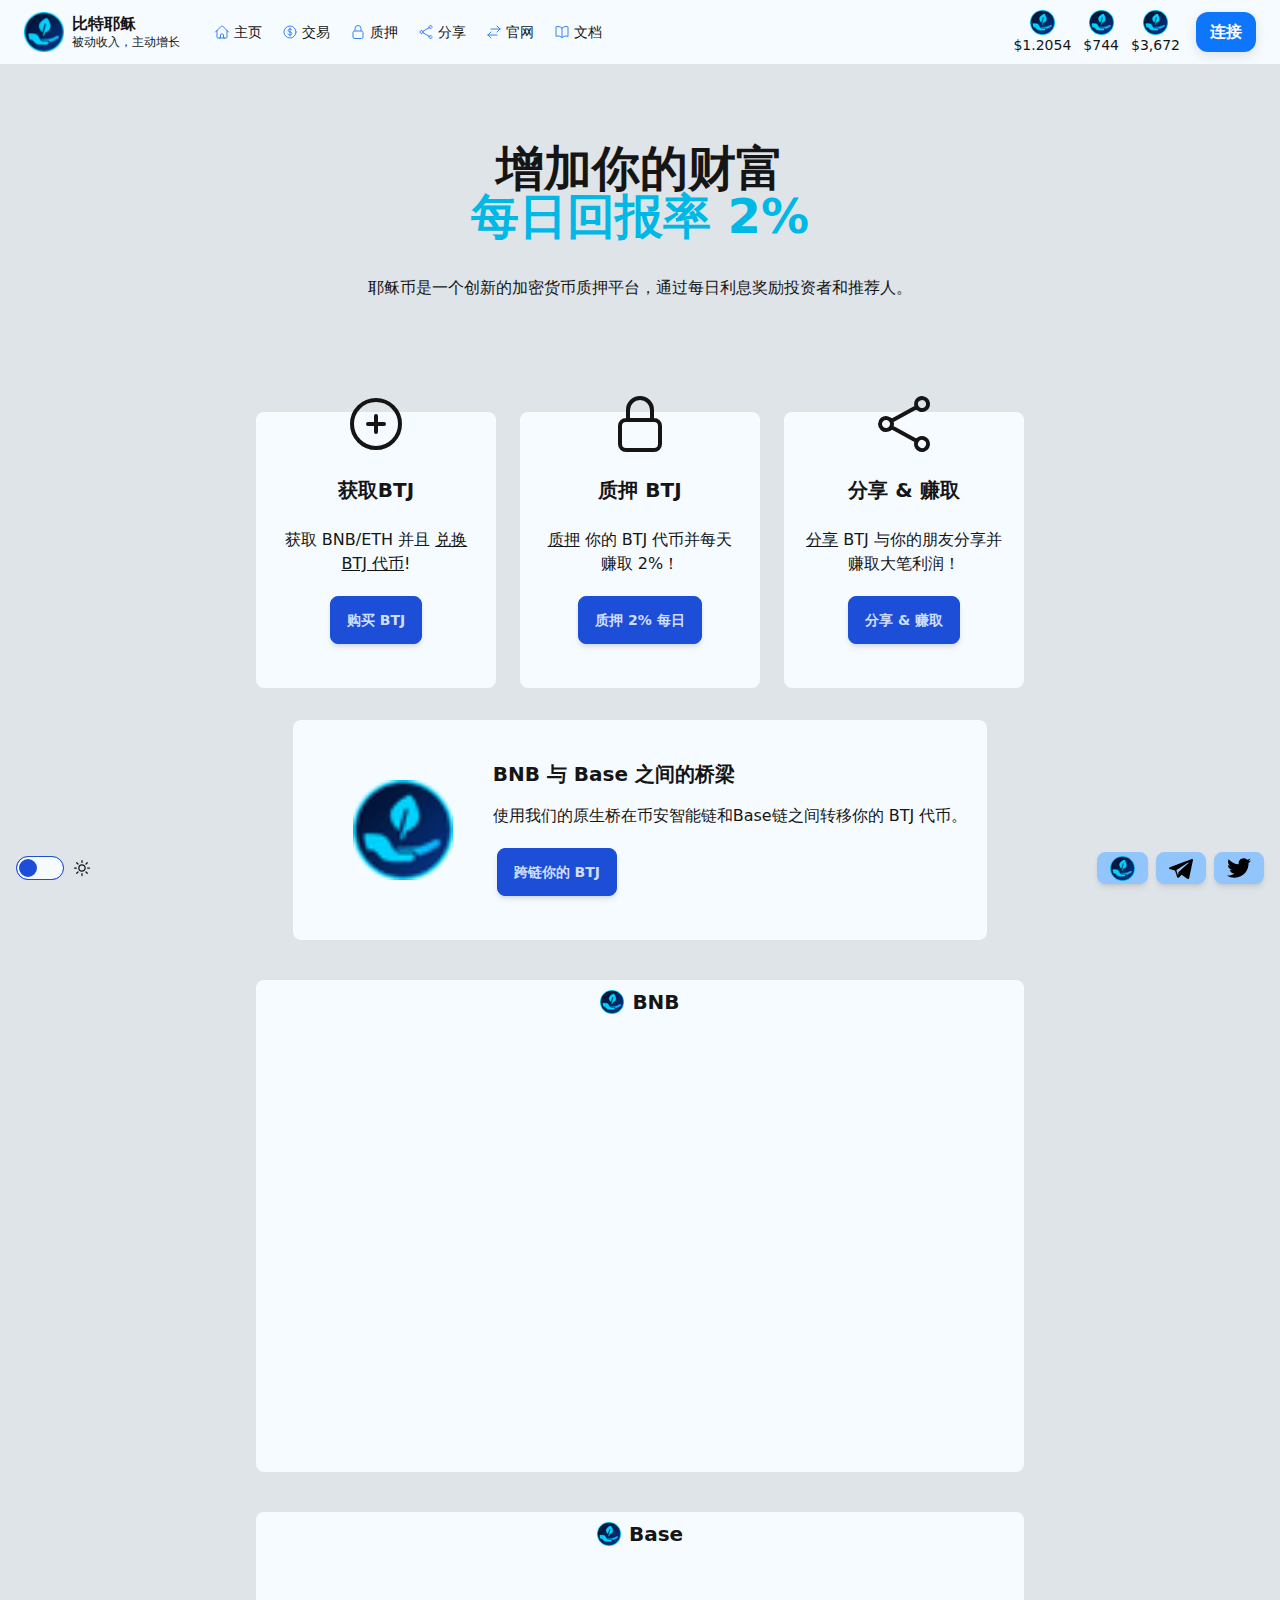
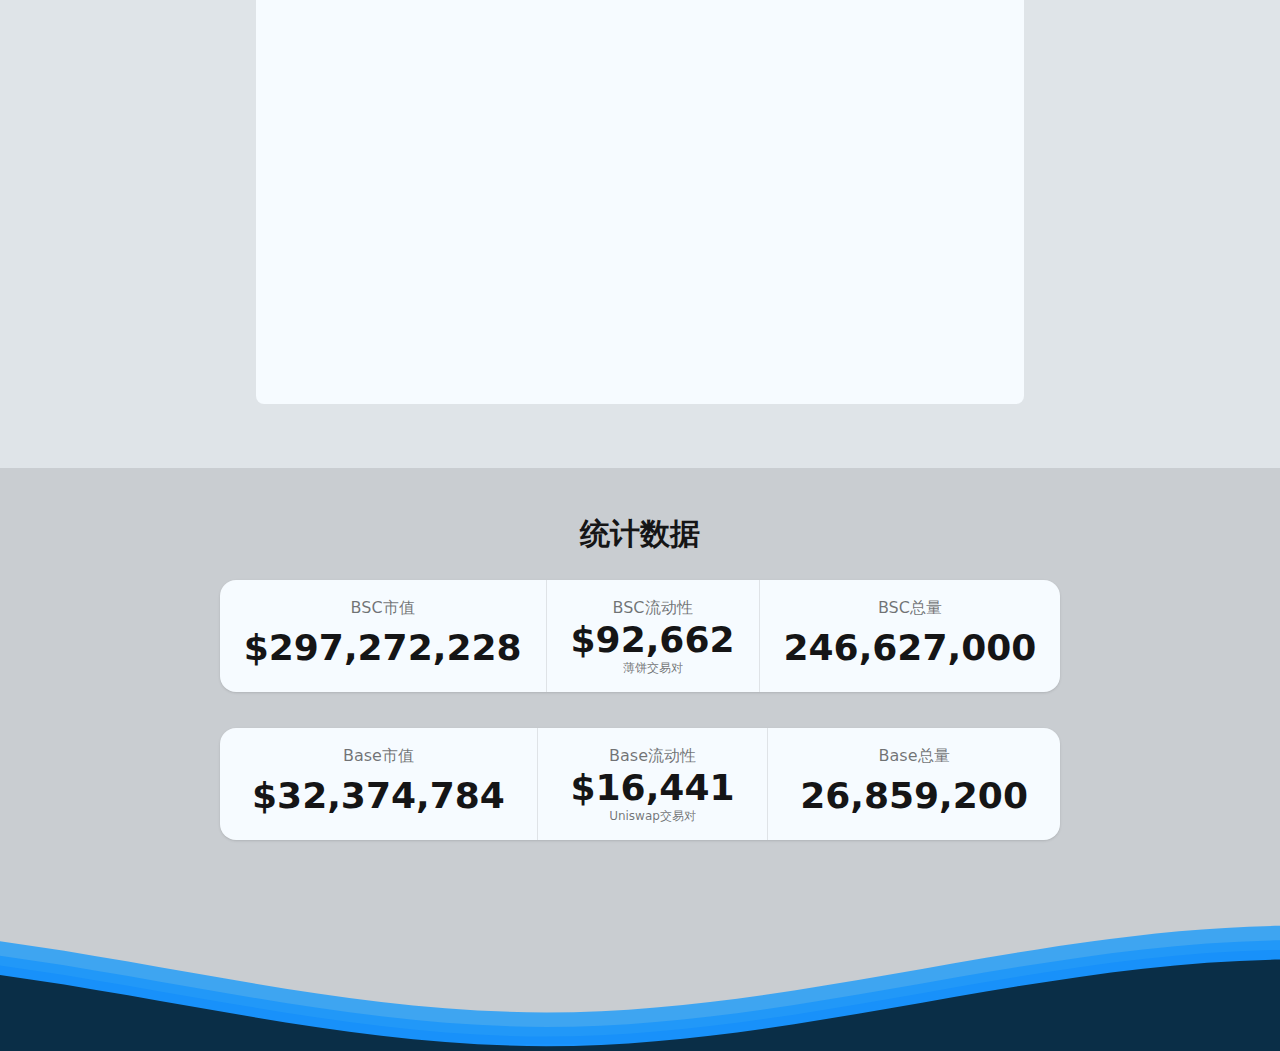
<file: index.html>
<!DOCTYPE html><html><head><meta charSet="utf-8"/><meta name="viewport" content="width=device-width, initial-scale=1"/><link rel="stylesheet" href="_next/static/css/cdb110ecd09dc2a3.css" data-precedence="next"/><link rel="stylesheet" href="_next/static/css/1d1d81d1d22e77a6.css" data-precedence="next"/><link rel="preload" as="script" fetchPriority="low" href="_next/static/chunks/webpack-f63c4200414ebc65.js"/><script src="_next/static/chunks/fd9d1056-29121f47344cf7b2.js" async=""></script><script src="_next/static/chunks/2117-849f9355fd57dd15.js" async=""></script><script src="_next/static/chunks/main-app-be3d940aef6bd3eb.js" async=""></script><script src="_next/static/chunks/7740-8184feac73947a48.js" async=""></script><script src="_next/static/chunks/3145-af099353cb4027d2.js" async=""></script><script src="_next/static/chunks/app/page-fe320664af16b9f3.js" async=""></script><script src="_next/static/chunks/4e88bc13-e5f5e35d66ad0601.js" async=""></script><script src="_next/static/chunks/1541-c4ca9d1370d7b2c3.js" async=""></script><script src="_next/static/chunks/8606-56417509eee54216.js" async=""></script><script src="_next/static/chunks/4504-582adda39ef1d56c.js" async=""></script><script src="_next/static/chunks/5621-11f4b9f82f178923.js" async=""></script><script src="_next/static/chunks/5644-235569edbde9141e.js" async=""></script><script src="_next/static/chunks/app/layout-88671a3d514d6298.js" async=""></script><link rel="preload" href="https://www.googletagmanager.com/gtm.js?id=GTM-WG5GBSXC" as="script"/><title>BitJesus - Mint, Stake &amp; Share your way to financial freedom with BTJ!</title><meta name="description" content="BTJ has fair token distribution, great staking rewards, and rewarding referral program!"/><meta property="og:title" content="BitJesus - Mint, Stake &amp; Share your way to financial freedom with BTJ!"/><meta property="og:description" content="BTJ has fair token distribution, great staking rewards, and rewarding referral program!"/><meta property="og:site_name" content="BitJesus"/><meta property="og:image" content="https://bitjesusai.github.io/featured.png"/><meta property="og:type" content="website"/><meta name="twitter:card" content="summary_large_image"/><meta name="twitter:site" content="@mintstakeshare"/><meta name="twitter:title" content="BitJesus - Mint, Stake &amp; Share your way to financial freedom with BTJ!"/><meta name="twitter:description" content="BTJ has fair token distribution, great staking rewards, and rewarding referral program!"/><meta name="twitter:image" content="https://bitjesusai.github.io/featured.png"/><link rel="icon" href="favicon.png" type="image/png"/><script src="_next/static/chunks/polyfills-42372ed130431b0a.js" noModule=""></script></head><body><script>!function(){try{var d=document.documentElement,n='data-theme',s='setAttribute';var e=localStorage.getItem('theme');if('system'===e||(!e&&true)){var t='(prefers-color-scheme: dark)',m=window.matchMedia(t);if(m.media!==t||m.matches){d.style.colorScheme = 'dark';d[s](n,'dark')}else{d.style.colorScheme = 'light';d[s](n,'light')}}else if(e){d[s](n,e|| '')}if(e==='light'||e==='dark')d.style.colorScheme=e}catch(e){}}()</script><style>
        #nprogress {
          pointer-events: none;
        }
        #nprogress .bar {
          background: #2299dd;
          position: fixed;
          z-index: 99999;
          top: 0;
          left: 0;
          width: 100%;
          height: 3px;
        }
        /* Fancy blur effect */
        #nprogress .peg {
          display: block;
          position: absolute;
          right: 0px;
          width: 100px;
          height: 100%;
          box-shadow: 0 0 10px #2299dd, 0 0 5px #2299dd;
          opacity: 1.0;
          -webkit-transform: rotate(3deg) translate(0px, -4px);
              -ms-transform: rotate(3deg) translate(0px, -4px);
                  transform: rotate(3deg) translate(0px, -4px);
        }
    </style><div data-rk=""><style>[data-rk]{--rk-blurs-modalOverlay:blur(0px);--rk-fonts-body:SFRounded, ui-rounded, "SF Pro Rounded", -apple-system, BlinkMacSystemFont, "Segoe UI", Roboto, Helvetica, Arial, sans-serif, "Apple Color Emoji", "Segoe UI Emoji", "Segoe UI Symbol";--rk-radii-actionButton:9999px;--rk-radii-connectButton:12px;--rk-radii-menuButton:12px;--rk-radii-modal:24px;--rk-radii-modalMobile:28px;--rk-colors-accentColor:#0E76FD;--rk-colors-accentColorForeground:#FFF;--rk-colors-actionButtonBorder:rgba(0, 0, 0, 0.04);--rk-colors-actionButtonBorderMobile:rgba(0, 0, 0, 0.06);--rk-colors-actionButtonSecondaryBackground:rgba(0, 0, 0, 0.06);--rk-colors-closeButton:rgba(60, 66, 66, 0.8);--rk-colors-closeButtonBackground:rgba(0, 0, 0, 0.06);--rk-colors-connectButtonBackground:#FFF;--rk-colors-connectButtonBackgroundError:#FF494A;--rk-colors-connectButtonInnerBackground:linear-gradient(0deg, rgba(0, 0, 0, 0.03), rgba(0, 0, 0, 0.06));--rk-colors-connectButtonText:#25292E;--rk-colors-connectButtonTextError:#FFF;--rk-colors-connectionIndicator:#30E000;--rk-colors-downloadBottomCardBackground:linear-gradient(126deg, rgba(255, 255, 255, 0) 9.49%, rgba(171, 171, 171, 0.04) 71.04%), #FFFFFF;--rk-colors-downloadTopCardBackground:linear-gradient(126deg, rgba(171, 171, 171, 0.2) 9.49%, rgba(255, 255, 255, 0) 71.04%), #FFFFFF;--rk-colors-error:#FF494A;--rk-colors-generalBorder:rgba(0, 0, 0, 0.06);--rk-colors-generalBorderDim:rgba(0, 0, 0, 0.03);--rk-colors-menuItemBackground:rgba(60, 66, 66, 0.1);--rk-colors-modalBackdrop:rgba(0, 0, 0, 0.3);--rk-colors-modalBackground:#FFF;--rk-colors-modalBorder:transparent;--rk-colors-modalText:#25292E;--rk-colors-modalTextDim:rgba(60, 66, 66, 0.3);--rk-colors-modalTextSecondary:rgba(60, 66, 66, 0.6);--rk-colors-profileAction:#FFF;--rk-colors-profileActionHover:rgba(255, 255, 255, 0.5);--rk-colors-profileForeground:rgba(60, 66, 66, 0.06);--rk-colors-selectedOptionBorder:rgba(60, 66, 66, 0.1);--rk-colors-standby:#FFD641;--rk-shadows-connectButton:0px 4px 12px rgba(0, 0, 0, 0.1);--rk-shadows-dialog:0px 8px 32px rgba(0, 0, 0, 0.32);--rk-shadows-profileDetailsAction:0px 2px 6px rgba(37, 41, 46, 0.04);--rk-shadows-selectedOption:0px 2px 6px rgba(0, 0, 0, 0.24);--rk-shadows-selectedWallet:0px 2px 6px rgba(0, 0, 0, 0.12);--rk-shadows-walletLogo:0px 2px 16px rgba(0, 0, 0, 0.16);}</style><div class="flex flex-col min-h-screen"><!--$!--><template data-dgst="BAILOUT_TO_CLIENT_SIDE_RENDERING"></template><!--/$--><div class="sticky lg:static top-0 navbar bg-base-100 min-h-0 flex-shrink-0 justify-between z-20  px-0 sm:px-2"><div class="navbar-start w-auto lg:w-1/2"><div class="lg:hidden dropdown"><label tabindex="0" class="ml-1 btn btn-ghost hover:bg-transparent"><svg xmlns="http://www.w3.org/2000/svg" fill="none" viewBox="0 0 24 24" stroke-width="1.5" stroke="currentColor" aria-hidden="true" data-slot="icon" class="h-1/2"><path stroke-linecap="round" stroke-linejoin="round" d="M3.75 6.75h16.5M3.75 12h16.5m-16.5 5.25h16.5"></path></svg></label></div><a class="hidden lg:flex items-center gap-2 ml-4 mr-6 shrink-0" href="index.html"><div class="flex relative w-10 h-10"><img alt="BitJesus Logo" loading="lazy" decoding="async" data-nimg="fill" class="cursor-pointer" style="position:absolute;height:100%;width:100%;left:0;top:0;right:0;bottom:0;color:transparent" sizes="100vw" srcSet="_next/image?url=%252Flogo.png&amp;w=640&amp;q=75amp;q=7_next/image?url=%252Flogo.png&amp;w=750&amp;q=75p;w=750_next/image?url=%252Flogo.png&amp;w=828&amp;q=75o.png&a_next/image?url=%252Flogo.png&amp;w=1080&amp;q=75=%2Flogo_next/image?url=%252Flogo.png&amp;w=1200&amp;q=75mage?url_next/image?url=%252Flogo.png&amp;w=1920&amp;q=75/_next/i_next/image?url=%252Flogo.png&amp;w=2048&amp;q=75 1920w, _next/image?url=%252Flogo.png&amp;w=3840&amp;q=75amp;q=75 2048w, /_next/image?url=%2Flogo.png&amp;w=3840&amp;q=75 3840w" src="_next/image?url=%252Flogo.png&amp;w=3840&amp;q=75"/></div><div class="flex flex-col"><span class="font-bold leading-tight">BitJesus</span><span class="text-xs">Passive Earnings, Active Growth</span></div></a><ul class="hidden lg:flex lg:flex-nowrap menu menu-horizontal px-1 gap-2"><li><a class="bg-secondary shadow-md hover:bg-secondary hover:shadow-md focus:!bg-secondary active:!text-neutral py-1.5 px-1.5 text-sm rounded-lg gap-1 grid grid-flow-col" href="index.html"><svg xmlns="http://www.w3.org/2000/svg" fill="none" viewBox="0 0 24 24" stroke-width="1.5" stroke="currentColor" aria-hidden="true" data-slot="icon" class="h-4 w-4 stroke-blue-500"><path stroke-linecap="round" stroke-linejoin="round" d="m2.25 12 8.954-8.955c.44-.439 1.152-.439 1.591 0L21.75 12M4.5 9.75v10.125c0 .621.504 1.125 1.125 1.125H9.75v-4.875c0-.621.504-1.125 1.125-1.125h2.25c.621 0 1.125.504 1.125 1.125V21h4.125c.621 0 1.125-.504 1.125-1.125V9.75M8.25 21h8.25"></path></svg><span>主页</span></a></li><li><a class=" hover:bg-secondary hover:shadow-md focus:!bg-secondary active:!text-neutral py-1.5 px-1.5 text-sm rounded-lg gap-1 grid grid-flow-col" href="buy"><svg xmlns="http://www.w3.org/2000/svg" fill="none" viewBox="0 0 24 24" stroke-width="1.5" stroke="currentColor" aria-hidden="true" data-slot="icon" class="h-4 w-4 stroke-blue-500"><path stroke-linecap="round" stroke-linejoin="round" d="M12 6v12m-3-2.818.879.659c1.171.879 3.07.879 4.242 0 1.172-.879 1.172-2.303 0-3.182C13.536 12.219 12.768 12 12 12c-.725 0-1.45-.22-2.003-.659-1.106-.879-1.106-2.303 0-3.182s2.9-.879 4.006 0l.415.33M21 12a9 9 0 1 1-18 0 9 9 0 0 1 18 0Z"></path></svg><span>交易</span></a></li><li><a class=" hover:bg-secondary hover:shadow-md focus:!bg-secondary active:!text-neutral py-1.5 px-1.5 text-sm rounded-lg gap-1 grid grid-flow-col" href="stake"><svg xmlns="http://www.w3.org/2000/svg" fill="none" viewBox="0 0 24 24" stroke-width="1.5" stroke="currentColor" aria-hidden="true" data-slot="icon" class="h-4 w-4 stroke-blue-500"><path stroke-linecap="round" stroke-linejoin="round" d="M16.5 10.5V6.75a4.5 4.5 0 1 0-9 0v3.75m-.75 11.25h10.5a2.25 2.25 0 0 0 2.25-2.25v-6.75a2.25 2.25 0 0 0-2.25-2.25H6.75a2.25 2.25 0 0 0-2.25 2.25v6.75a2.25 2.25 0 0 0 2.25 2.25Z"></path></svg><span>质押</span></a></li><li><a class=" hover:bg-secondary hover:shadow-md focus:!bg-secondary active:!text-neutral py-1.5 px-1.5 text-sm rounded-lg gap-1 grid grid-flow-col" href="share"><svg xmlns="http://www.w3.org/2000/svg" fill="none" viewBox="0 0 24 24" stroke-width="1.5" stroke="currentColor" aria-hidden="true" data-slot="icon" class="h-4 w-4 stroke-blue-500"><path stroke-linecap="round" stroke-linejoin="round" d="M7.217 10.907a2.25 2.25 0 1 0 0 2.186m0-2.186c.18.324.283.696.283 1.093s-.103.77-.283 1.093m0-2.186 9.566-5.314m-9.566 7.5 9.566 5.314m0 0a2.25 2.25 0 1 0 3.935 2.186 2.25 2.25 0 0 0-3.935-2.186Zm0-12.814a2.25 2.25 0 1 0 3.933-2.185 2.25 2.25 0 0 0-3.933 2.185Z"></path></svg><span>分享</span></a></li><li><a class=" hover:bg-secondary hover:shadow-md focus:!bg-secondary active:!text-neutral py-1.5 px-1.5 text-sm rounded-lg gap-1 grid grid-flow-col" href="bridge"><svg xmlns="http://www.w3.org/2000/svg" fill="none" viewBox="0 0 24 24" stroke-width="1.5" stroke="currentColor" aria-hidden="true" data-slot="icon" class="h-4 w-4 stroke-blue-500"><path stroke-linecap="round" stroke-linejoin="round" d="M7.5 21 3 16.5m0 0L7.5 12M3 16.5h13.5m0-13.5L21 7.5m0 0L16.5 12M21 7.5H7.5"></path></svg><span>官网</span></a></li><li><a class=" hover:bg-secondary hover:shadow-md focus:!bg-secondary active:!text-neutral py-1.5 px-1.5 text-sm rounded-lg gap-1 grid grid-flow-col" href="https://bitjesusai.github.io/BTJWP.pdf"><svg xmlns="http://www.w3.org/2000/svg" fill="none" viewBox="0 0 24 24" stroke-width="1.5" stroke="currentColor" aria-hidden="true" data-slot="icon" class="h-4 w-4 stroke-blue-500"><path stroke-linecap="round" stroke-linejoin="round" d="M12 6.042A8.967 8.967 0 0 0 6 3.75c-1.052 0-2.062.18-3 .512v14.25A8.987 8.987 0 0 1 6 18c2.305 0 4.408.867 6 2.292m0-14.25a8.966 8.966 0 0 1 6-2.292c1.052 0 2.062.18 3 .512v14.25A8.987 8.987 0 0 0 18 18a8.967 8.967 0 0 0-6 2.292m0-14.25v14.25"></path></svg><span>文档</span></a></li></ul></div><div class="navbar-end flex-grow mr-4"><div class="flex justify-end gap-3 mr-4 text-center"><a title="BTJ Dexscreener chart" target="_blank" href="https://dexscreener.com/bsc/0x148ae75a19640faaedf93195cf31c2d450eca637"><div class="flex flex-col"><div class="flex justify-center items-center"><img alt="BitJesus" loading="lazy" width="25" height="25" decoding="async" data-nimg="1" style="color:transparent" srcSet="_next/image?url=%252F_next%252Fstatic%252Fmedia%252Fmss.2682fec2.png&amp;w=32&amp;q=75amp;q_next/image?url=%252F_next%252Fstatic%252Fmedia%252Fmss.2682fec2.png&amp;w=64&amp;q=75mp;w=64&amp;q=75 2x" src="_next/image?url=%252F_next%252Fstatic%252Fmedia%252Fmss.2682fec2.png&amp;w=64&amp;q=75"/></div><div class="text-sm">$<!-- -->0</div></div></a><div class="flex flex-col"><div class="flex justify-center items-center"><img alt="BNB" loading="lazy" width="25" height="25" decoding="async" data-nimg="1" style="color:transparent" srcSet="_next/image?url=%252F_next%252Fstatic%252Fmedia%252Fbnb.5ecaf27b.png&amp;w=32&amp;q=75amp;q_next/image?url=%252F_next%252Fstatic%252Fmedia%252Fbnb.5ecaf27b.png&amp;w=64&amp;q=75mp;w=64&amp;q=75 2x" src="_next/image?url=%252F_next%252Fstatic%252Fmedia%252Fbnb.5ecaf27b.png&amp;w=64&amp;q=75"/></div><div class="text-sm">$<!-- -->0</div></div><div class="flex flex-col"><div class="flex justify-center items-center"><img alt="Ethereum" loading="lazy" width="25" height="25" decoding="async" data-nimg="1" style="color:transparent" srcSet="_next/image?url=%252F_next%252Fstatic%252Fmedia%252Fethereum.cd69eac1.png&amp;w=32&amp;q=75amp;q_next/image?url=%252F_next%252Fstatic%252Fmedia%252Fethereum.cd69eac1.png&amp;w=64&amp;q=75mp;w=64&amp;q=75 2x" src="_next/image?url=%252F_next%252Fstatic%252Fmedia%252Fethereum.cd69eac1.png&amp;w=64&amp;q=75"/></div><div class="text-sm">$<!-- -->0</div></div></div><div class="iekbcc0 ju367va ju367v1s" aria-hidden="true" style="opacity:0;pointer-events:none;user-select:none"><button class="iekbcc0 iekbcc9 ju367v78 ju367v7t ju367v9i ju367vn ju367vei ju367vf3 ju367v16 ju367v1h ju367v2g ju367v8u _12cbo8i3 ju367v8r _12cbo8i4 _12cbo8i6" type="button" data-testid="rk-connect-button">Connect</button></div></div></div><main class="relative flex flex-col flex-1"><div class="flex items-center flex-col flex-grow pt-10"><div class="max-w-3xl"><h1 class="text-center pt-10"><span class="block text-5xl mb-2 font-bold">Grow Your Wealth With<br/><span class="text-[#00B8E6] font-extrabold">2% Daily Returns</span></span></h1><h2><span class="block text-2xl font-bold text-secondary text-center"></span></h2><div class="max-w-xl text-center"><p class="pt-5">BitJesus is an innovative crypto staking platform rewarding investors and referrers with daily interest.</p></div></div><div class="flex-grow max-w-5xl  w-full mt-16 px-8 py-8"><div class="flex justify-center items-center gap-6 flex-col sm:flex-row"><div class="flex flex-col bg-base-100 px-5 pb-10 text-center items-center  max-w-60 rounded-lg"><svg xmlns="http://www.w3.org/2000/svg" fill="none" viewBox="0 0 24 24" stroke-width="1.5" stroke="currentColor" aria-hidden="true" data-slot="icon" class="h-16 w-16 relative bottom-5"><path stroke-linecap="round" stroke-linejoin="round" d="M12 9v6m3-3H9m12 0a9 9 0 1 1-18 0 9 9 0 0 1 18 0Z"></path></svg><h2 class="text-xl font-bold">Get BTJ</h2><p>Get BNB/ETH and<!-- --> <a title="Swap for BTJ tokens" class="underline" href="buy">swap for BTJ tokens</a>!</p><div><a href="buy"><button class="btn btn-primary m-1">Buy BTJ</button></a></div></div><div class="flex flex-col bg-base-100 px-5 pb-10 text-center items-center max-w-60 rounded-lg"><svg xmlns="http://www.w3.org/2000/svg" fill="none" viewBox="0 0 24 24" stroke-width="1.5" stroke="currentColor" aria-hidden="true" data-slot="icon" class="h-16 w-16 relative bottom-5"><path stroke-linecap="round" stroke-linejoin="round" d="M16.5 10.5V6.75a4.5 4.5 0 1 0-9 0v3.75m-.75 11.25h10.5a2.25 2.25 0 0 0 2.25-2.25v-6.75a2.25 2.25 0 0 0-2.25-2.25H6.75a2.25 2.25 0 0 0-2.25 2.25v6.75a2.25 2.25 0 0 0 2.25 2.25Z"></path></svg><h2 class="text-xl font-bold">Stake BTJ</h2><p><a title="Staking for 2% daily" class="underline" href="stake">Stake</a> <!-- -->your BTJ tokens and earn 2% daily! <br/></p><div><a href="stake"><button class="btn btn-primary m-1">2% Daily Staking</button></a></div></div><div class="flex flex-col bg-base-100 px-5 pb-10 text-center items-center  max-w-60 rounded-lg"><svg xmlns="http://www.w3.org/2000/svg" fill="none" viewBox="0 0 24 24" stroke-width="1.5" stroke="currentColor" aria-hidden="true" data-slot="icon" class="h-16 w-16 relative bottom-5"><path stroke-linecap="round" stroke-linejoin="round" d="M7.217 10.907a2.25 2.25 0 1 0 0 2.186m0-2.186c.18.324.283.696.283 1.093s-.103.77-.283 1.093m0-2.186 9.566-5.314m-9.566 7.5 9.566 5.314m0 0a2.25 2.25 0 1 0 3.935 2.186 2.25 2.25 0 0 0-3.935-2.186Zm0-12.814a2.25 2.25 0 1 0 3.933-2.185 2.25 2.25 0 0 0-3.933 2.185Z"></path></svg><h2 class="text-xl font-bold">Share &amp; Earn</h2><p><a title="Sharing and referrals" class="underline" href="share">Share</a> <!-- -->BitJesus with your friends and earn big!<br/></p><div><a href="share"><button class="btn btn-primary m-1">Share &amp; Earn</button></a></div></div></div></div></div><div class="w-full justify-center items-center flex mb-10 "><div class="flex  bg-base-100 px-5 py-5  items-center  rounded-lg max-w-3xl"><div class="m-10"><img alt="Bridge BTJ Between Chains" loading="lazy" width="100" height="100" decoding="async" data-nimg="1" style="color:transparent" srcSet="_next/image?url=%252F_next%252Fstatic%252Fmedia%252Fbridge-icn.d990bb38.png&amp;w=128&amp;q=75amp;q_next/image?url=%252F_next%252Fstatic%252Fmedia%252Fbridge-icn.d990bb38.png&amp;w=256&amp;q=75p;w=256&amp;q=75 2x" src="_next/image?url=%252F_next%252Fstatic%252Fmedia%252Fbridge-icn.d990bb38.png&amp;w=256&amp;q=75"/></div><div><h2 class="text-xl font-bold">Bridge Between BNB and Base Chains</h2><p>Use our native bridge to move your BTJ tokens between Binance Smart Chain and Base chain.</p><div class="mt-3"><a href="bridge"><button class="btn btn-primary m-1">Bridge Your BTJ</button></a></div></div></div></div><div class="w-full justify-center items-center flex flex-col"><div class="w-full h-full max-w-3xl flex flex-col bg-base-100 rounded-lg mb-5"><div class="flex flex-row place-items-center align-middle justify-center m-2"><div class="align-middle justify-center pr-2"><img alt="BNB" loading="lazy" width="24" height="24" decoding="async" data-nimg="1" style="color:transparent" srcSet="_next/image?url=%252F_next%252Fstatic%252Fmedia%252Fbnb.5ecaf27b.png&amp;w=32&amp;q=75amp;q_next/image?url=%252F_next%252Fstatic%252Fmedia%252Fbnb.5ecaf27b.png&amp;w=48&amp;q=75mp;w=48&amp;q=75 2x" src="_next/image?url=%252F_next%252Fstatic%252Fmedia%252Fbnb.5ecaf27b.png&amp;w=48&amp;q=75"/></div><div class="align-middle justify-center"><span class="text-xl font-bold">BNB</span></div></div><iframe class="w-full  h-[28rem]" src="https://dexscreener.com/bsc/0x148ae75a19640faaedf93195cf31c2d450eca637?embed=1&amp;trades=0&amp;info=0"></iframe></div><div class="w-full h-full max-w-3xl flex flex-col bg-base-100 rounded-lg mt-5"><div class="flex flex-row place-items-center align-middle justify-center m-2"><div class="align-middle justify-center pr-2"><img alt="BNB" loading="lazy" width="24" height="24" decoding="async" data-nimg="1" style="color:transparent" srcSet="_next/image?url=%252F_next%252Fstatic%252Fmedia%252Fbase.8c4e8682.png&amp;w=32&amp;q=75amp;q_next/image?url=%252F_next%252Fstatic%252Fmedia%252Fbase.8c4e8682.png&amp;w=48&amp;q=75mp;w=48&amp;q=75 2x" src="_next/image?url=%252F_next%252Fstatic%252Fmedia%252Fbase.8c4e8682.png&amp;w=48&amp;q=75"/></div><div class="align-middle justify-center"><span class="text-xl font-bold">Base</span></div></div><iframe class="w-full  h-[28rem]" src="https://dexscreener.com/base/0xCE94ADfE9483f2bB64DF4375c0E96d7De34c750f?embed=1&amp;trades=0&amp;info=0"></iframe></div></div><div class="flex-grow bg-base-300 w-full mt-16 px-8 py-12"><div class="flex justify-center items-center gap-12 flex-col sm:flex-row"><div class="max-w-4xl"><div class="items-center text-center flex flex-col"><h3 class="text-3xl pb-5 font-bold">Stats</h3><div class="grid  gap-2"><div class="flex flex-col"><div class="stats stats-vertical w-96 lg:stats-horizontal lg:w-auto shadow mb-7"><div class="stat text-center"><div class="stat-title">BSC市值</div><div class="stat-value">loading</div></div><div class="stat text-center"><div class="stat-title">BSC流动性</div><div class="stat-value">loading</div><div class="stat-desc">PancakeSwap Pair</div></div><div class="stat text-center"><div class="stat-title">BSC总量</div><div class="stat-value">NaN</div></div></div></div><div class="flex flex-col"><div class="stats stats-vertical w-96 lg:stats-horizontal lg:w-auto shadow mb-7"><div class="stat text-center"><div class="stat-title">Base市值</div><div class="stat-value">loading</div></div><div class="stat text-center"><div class="stat-title">Base流动性</div><div class="stat-value">-</div><div class="stat-desc">Uniswap Dex Pair</div></div><div class="stat text-center"><div class="stat-title">Base总量</div><div class="stat-value">NaN</div></div></div></div></div></div></div></div></div><div class=" bg-base-300"><svg class="waves" xmlns="http://www.w3.org/2000/svg" xmlns:xlink="http://www.w3.org/1999/xlink" viewBox="0 24 150 28" preserveAspectRatio="none" shape-rendering="auto"><defs><path id="gentle-wave" d="M-160 44c30 0 58-18 88-18s 58 18 88 18 58-18 88-18 58 18 88 18 v44h-352z"></path></defs><g class="parallax"><use xlink:href="#gentle-wave" x="48" y="0" fill="rgba(3,148,255,0.7"></use><use xlink:href="#gentle-wave" x="48" y="3" fill="rgba(3,140,255,0.5)"></use><use xlink:href="#gentle-wave" x="48" y="5" fill="rgba(3,130,255,0.3)"></use><use xlink:href="#gentle-wave" x="48" y="7" fill="#0a2e47"></use></g></svg></div></main><div class="min-h-0 py-0 px-1 mb-0 lg:mb-0"><div><div class="fixed flex justify-between items-center w-full z-10 p-4 bottom-0 left-0 pointer-events-none"><div class="flex flex-col md:flex-row gap-2 pointer-events-auto"></div><div class="fixed flex justify-end items-center w-full z-10 p-4 bottom-0 left-0 pointer-events-none"><div class="flex flex-col md:flex-row gap-2 pointer-events-auto"><button class="btn btn-secondary btn-sm font-normal gap-1" title="Add BTJ to Metamask"><img alt="Metamask Fox" loading="lazy" width="25" height="25" decoding="async" data-nimg="1" style="color:transparent" srcSet="https://bitjesusai.github.io/_next/static/media/metamask.f11c965c.png" src="https://bitjesusai.github.io/_next/static/media/metamask.f11c965c.png"/></button><a target="_blank" title="Telegram" class="btn btn-secondary btn-sm font-normal gap-1" href="https://t.me/BitJesusAi"><svg width="24" height="24" style="fill-rule:evenodd;clip-rule:evenodd;stroke-linejoin:round;stroke-miterlimit:1.41421"><path id="telegram-1" d="M18.384,22.779c0.322,0.228 0.737,0.285 1.107,0.145c0.37,-0.141 0.642,-0.457 0.724,-0.84c0.869,-4.084 2.977,-14.421 3.768,-18.136c0.06,-0.28 -0.04,-0.571 -0.26,-0.758c-0.22,-0.187 -0.525,-0.241 -0.797,-0.14c-4.193,1.552 -17.106,6.397 -22.384,8.35c-0.335,0.124 -0.553,0.446 -0.542,0.799c0.012,0.354 0.25,0.661 0.593,0.764c2.367,0.708 5.474,1.693 5.474,1.693c0,0 1.452,4.385 2.209,6.615c0.095,0.28 0.314,0.5 0.603,0.576c0.288,0.075 0.596,-0.004 0.811,-0.207c1.216,-1.148 3.096,-2.923 3.096,-2.923c0,0 3.572,2.619 5.598,4.062Zm-11.01,-8.677l1.679,5.538l0.373,-3.507c0,0 6.487,-5.851 10.185,-9.186c0.108,-0.098 0.123,-0.262 0.033,-0.377c-0.089,-0.115 -0.253,-0.142 -0.376,-0.064c-4.286,2.737 -11.894,7.596 -11.894,7.596Z"></path></svg></a><a target="_blank" title="Twitter" class="btn btn-secondary btn-sm font-normal gap-1" href="https://x.com/BitJesusai"><svg xmlns="http://www.w3.org/2000/svg" width="24" height="24" viewBox="0 0 24 24"><path d="M24 4.557c-.883.392-1.832.656-2.828.775 1.017-.609 1.798-1.574 2.165-2.724-.951.564-2.005.974-3.127 1.195-.897-.957-2.178-1.555-3.594-1.555-3.179 0-5.515 2.966-4.797 6.045-4.091-.205-7.719-2.165-10.148-5.144-1.29 2.213-.669 5.108 1.523 6.574-.806-.026-1.566-.247-2.229-.616-.054 2.281 1.581 4.415 3.949 4.89-.693.188-1.452.232-2.224.084.626 1.956 2.444 3.379 4.6 3.419-2.07 1.623-4.678 2.348-7.29 2.04 2.179 1.397 4.768 2.212 7.548 2.212 9.142 0 14.307-7.721 13.995-14.646.962-.695 1.797-1.562 2.457-2.549z"></path></svg></a></div></div></div></div><div class="w-full"></div></div></div><div id="_rht_toaster" style="position:fixed;z-index:9999;top:16px;left:16px;right:16px;bottom:16px;pointer-events:none"></div></div><script src="_next/static/chunks/webpack-f63c4200414ebc65.js" async=""></script><script>(self.__next_f=self.__next_f||[]).push([0]);self.__next_f.push([2,null])</script><script>self.__next_f.push([1,"1:HL[\"/_next/static/css/cdb110ecd09dc2a3.css\",\"style\"]\n2:HL[\"/_next/static/css/1d1d81d1d22e77a6.css\",\"style\"]\n"])</script><script>self.__next_f.push([1,"3:I[12846,[],\"\"]\n5:I[72972,[\"7740\",\"static/chunks/7740-8184feac73947a48.js\",\"3145\",\"static/chunks/3145-af099353cb4027d2.js\",\"1931\",\"static/chunks/app/page-fe320664af16b9f3.js\"],\"\"]\n6:I[65878,[\"7740\",\"static/chunks/7740-8184feac73947a48.js\",\"3145\",\"static/chunks/3145-af099353cb4027d2.js\",\"1931\",\"static/chunks/app/page-fe320664af16b9f3.js\"],\"Image\"]\n7:I[70845,[\"7740\",\"static/chunks/7740-8184feac73947a48.js\",\"3145\",\"static/chunks/3145-af099353cb4027d2.js\",\"1931\",\"static/chunks/app/page-fe320664af16b9f3.js\"],\"default\"]\n8:I[12748,[\"7740\",\"static/chunks/7740-8184feac73947a48.js\",\"3145\",\"static/chunks/3145-af099353cb4027d2.js\",\"1931\",\"static/chunks/app/page-fe320664af16b9f3.js\"],\"DexscreenerChart\"]\n9:I[69236,[\"7740\",\"static/chunks/7740-8184feac73947a48.js\",\"3145\",\"static/chunks/3145-af099353cb4027d2.js\",\"1931\",\"static/chunks/app/page-fe320664af16b9f3.js\"],\"default\"]\na:I[63092,[\"7740\",\"static/chunks/7740-8184feac73947a48.js\",\"3145\",\"static/chunks/3145-af099353cb4027d2.js\",\"1931\",\"static/chunks/app/page-fe320664af16b9f3.js\"],\"default\"]\nb:I[75495,[\"9472\",\"static/chunks/4e88bc13-e5f5e35d66ad0601.js\",\"7740\",\"static/chunks/7740-8184feac73947a48.js\",\"1541\",\"static/chunks/1541-c4ca9d1370d7b2c3.js\",\"3145\",\"static/chunks/3145-af099353cb4027d2.js\",\"8606\",\"static/chunks/8606-56417509eee54216.js\",\"4504\",\"static/chunks/4504-582adda39ef1d56c.js\",\"5621\",\"static/chunks/5621-11f4b9f82f178923.js\",\"5644\",\"static/chunks/5644-235569edbde9141e.js\",\"3185\",\"static/chunks/app/layout-88671a3d514d6298.js\"],\"ThemeProvider\"]\nc:I[45644,[\"9472\",\"static/chunks/4e88bc13-e5f5e35d66ad0601.js\",\"7740\",\"static/chunks/7740-8184feac73947a48.js\",\"1541\",\"static/chunks/1541-c4ca9d1370d7b2c3.js\",\"3145\",\"static/chunks/3145-af099353cb4027d2.js\",\"8606\",\"static/chunks/8606-56417509eee54216.js\",\"4504\",\"static/chunks/4504-582adda39ef1d56c.js\",\"5621\",\"static/chunks/5621-11f4b9f82f178923.js\",\"5644\",\"static/chunks/5644-235569edbde9141e.js\",\"3185\",\"static/chunks/app/layout-88671a3d514d6298.js\"],\"ScaffoldEthAppWithProviders\"]\nd:I[4707,[],\"\"]\ne:I[36423,[],\"\"]\nf:I[98087,[\"9472"])</script><script>self.__next_f.push([1,"\",\"static/chunks/4e88bc13-e5f5e35d66ad0601.js\",\"7740\",\"static/chunks/7740-8184feac73947a48.js\",\"1541\",\"static/chunks/1541-c4ca9d1370d7b2c3.js\",\"3145\",\"static/chunks/3145-af099353cb4027d2.js\",\"8606\",\"static/chunks/8606-56417509eee54216.js\",\"4504\",\"static/chunks/4504-582adda39ef1d56c.js\",\"5621\",\"static/chunks/5621-11f4b9f82f178923.js\",\"5644\",\"static/chunks/5644-235569edbde9141e.js\",\"3185\",\"static/chunks/app/layout-88671a3d514d6298.js\"],\"GoogleTagManager\"]\n11:I[61060,[],\"\"]\n12:[]\n"])</script><script>self.__next_f.push([1,"0:[\"$\",\"$L3\",null,{\"buildId\":\"H4R9oUgNQF0qR-8ZM_lQb\",\"assetPrefix\":\"\",\"urlParts\":[\"\",\"\"],\"initialTree\":[\"\",{\"children\":[\"__PAGE__\",{}]},\"$undefined\",\"$undefined\",true],\"initialSeedData\":[\"\",{\"children\":[\"__PAGE__\",{},[[\"$L4\",[[\"$\",\"div\",null,{\"className\":\"flex items-center flex-col flex-grow pt-10\",\"children\":[[\"$\",\"div\",null,{\"className\":\"max-w-3xl\",\"children\":[[\"$\",\"h1\",null,{\"className\":\"text-center pt-10\",\"children\":[\"$\",\"span\",null,{\"className\":\"block text-5xl mb-2 font-bold\",\"children\":[\"增加你的财富\",[\"$\",\"br\",null,{}],[\"$\",\"span\",null,{\"className\":\"text-[#00B8E6] font-extrabold\",\"children\":\"每日回报率 2%\"}]]}]}],[\"$\",\"h2\",null,{\"children\":[\"$\",\"span\",null,{\"className\":\"block text-2xl font-bold text-secondary text-center\"}]}],[\"$\",\"div\",null,{\"className\":\"max-w-xl text-center\",\"children\":[\"$\",\"p\",null,{\"className\":\"pt-5\",\"children\":\"耶稣币是一个创新的加密货币质押平台，通过每日利息奖励投资者和推荐人。\"}]}]]}],[\"$\",\"div\",null,{\"className\":\"flex-grow max-w-5xl  w-full mt-16 px-8 py-8\",\"children\":[\"$\",\"div\",null,{\"className\":\"flex justify-center items-center gap-6 flex-col sm:flex-row\",\"children\":[[\"$\",\"div\",null,{\"className\":\"flex flex-col bg-base-100 px-5 pb-10 text-center items-center  max-w-60 rounded-lg\",\"children\":[[\"$\",\"svg\",null,{\"xmlns\":\"http://www.w3.org/2000/svg\",\"fill\":\"none\",\"viewBox\":\"0 0 24 24\",\"strokeWidth\":1.5,\"stroke\":\"currentColor\",\"aria-hidden\":\"true\",\"data-slot\":\"icon\",\"aria-labelledby\":\"$undefined\",\"className\":\"h-16 w-16 relative bottom-5\",\"children\":[null,[\"$\",\"path\",null,{\"strokeLinecap\":\"round\",\"strokeLinejoin\":\"round\",\"d\":\"M12 9v6m3-3H9m12 0a9 9 0 1 1-18 0 9 9 0 0 1 18 0Z\"}]]}],[\"$\",\"h2\",null,{\"className\":\"text-xl font-bold\",\"children\":\"获取BTJ\"}],[\"$\",\"p\",null,{\"children\":[\"获取 BNB/ETH 并且\",\" \",[\"$\",\"$L5\",null,{\"href\":\"/buy\",\"title\":\"兑换 BTJ 代币\",\"className\":\"underline\",\"children\":\"兑换 BTJ 代币\"}],\"!\"]}],[\"$\",\"div\",null,{\"children\":[\"$\",\"$L5\",null,{\"href\":\"/buy\",\"passHref\":true,\"children\":[\"$\",\"button\",null,{\"className\":\"btn btn-primary m-1\",\"children\":\"购买 BTJ\"}]}]}]]}],[\"$\",\"div\",null,{\"className\":\"flex flex-col bg-base-100 px-5 pb-10 text-center items-center max-w-60 rounded-lg\",\"children\":[[\"$\",\"svg\",null,{\"xmlns\":\"http://www.w3.org/2000/svg\",\"fill\":\"none\",\"viewBox\":\"0 0 24 24\",\"strokeWidth\":1.5,\"stroke\":\"currentColor\",\"aria-hidden\":\"true\",\"data-slot\":\"icon\",\"aria-labelledby\":\"$undefined\",\"className\":\"h-16 w-16 relative bottom-5\",\"children\":[null,[\"$\",\"path\",null,{\"strokeLinecap\":\"round\",\"strokeLinejoin\":\"round\",\"d\":\"M16.5 10.5V6.75a4.5 4.5 0 1 0-9 0v3.75m-.75 11.25h10.5a2.25 2.25 0 0 0 2.25-2.25v-6.75a2.25 2.25 0 0 0-2.25-2.25H6.75a2.25 2.25 0 0 0-2.25 2.25v6.75a2.25 2.25 0 0 0 2.25 2.25Z\"}]]}],[\"$\",\"h2\",null,{\"className\":\"text-xl font-bold\",\"children\":\"质押 BTJ\"}],[\"$\",\"p\",null,{\"children\":[[\"$\",\"$L5\",null,{\"href\":\"/stake\",\"title\":\"质押每日 2%\",\"className\":\"underline\",\"children\":\"质押\"}],\" \",\"你的 BTJ 代币并每天赚取 2%！ \",[\"$\",\"br\",null,{}]]}],[\"$\",\"div\",null,{\"children\":[\"$\",\"$L5\",null,{\"href\":\"/stake\",\"passHref\":true,\"children\":[\"$\",\"button\",null,{\"className\":\"btn btn-primary m-1\",\"children\":\"质押 2% 每日\"}]}]}]]}],[\"$\",\"div\",null,{\"className\":\"flex flex-col bg-base-100 px-5 pb-10 text-center items-center  max-w-60 rounded-lg\",\"children\":[[\"$\",\"svg\",null,{\"xmlns\":\"http://www.w3.org/2000/svg\",\"fill\":\"none\",\"viewBox\":\"0 0 24 24\",\"strokeWidth\":1.5,\"stroke\":\"currentColor\",\"aria-hidden\":\"true\",\"data-slot\":\"icon\",\"aria-labelledby\":\"$undefined\",\"className\":\"h-16 w-16 relative bottom-5\",\"children\":[null,[\"$\",\"path\",null,{\"strokeLinecap\":\"round\",\"strokeLinejoin\":\"round\",\"d\":\"M7.217 10.907a2.25 2.25 0 1 0 0 2.186m0-2.186c.18.324.283.696.283 1.093s-.103.77-.283 1.093m0-2.186 9.566-5.314m-9.566 7.5 9.566 5.314m0 0a2.25 2.25 0 1 0 3.935 2.186 2.25 2.25 0 0 0-3.935-2.186Zm0-12.814a2.25 2.25 0 1 0 3.933-2.185 2.25 2.25 0 0 0-3.933 2.185Z\"}]]}],[\"$\",\"h2\",null,{\"className\":\"text-xl font-bold\",\"children\":\"分享 \u0026 赚取\"}],[\"$\",\"p\",null,{\"children\":[[\"$\",\"$L5\",null,{\"href\":\"/share\",\"title\":\"分享和推荐\",\"className\":\"underline\",\"children\":\"分享\"}],\" \",\"BTJ 与你的朋友分享并赚取大笔利润！\",[\"$\",\"br\",null,{}]]}],[\"$\",\"div\",null,{\"children\":[\"$\",\"$L5\",null,{\"href\":\"/share\",\"passHref\":true,\"children\":[\"$\",\"button\",null,{\"className\":\"btn btn-primary m-1\",\"children\":\"分享 \u0026 赚取\"}]}]}]]}]]}]}]]}],[\"$\",\"div\",null,{\"className\":\"w-full justify-center items-center flex mb-10 \",\"children\":[\"$\",\"div\",null,{\"className\":\"flex  bg-base-100 px-5 py-5  items-center  rounded-lg max-w-3xl\",\"children\":[[\"$\",\"div\",null,{\"className\":\"m-10\",\"children\":[\"$\",\"$L6\",null,{\"src\":{\"src\":\"/_next/static/media/bridge-icn.d990bb38.png\",\"height\":115,\"width\":127,\"blurDataURL\":\"[data-uri]\",\"blurWidth\":8,\"blurHeight\":7},\"alt\":\"跨链桥接 BTJ\",\"width\":100,\"height\":100}]}],[\"$\",\"div\",null,{\"children\":[[\"$\",\"h2\",null,{\"className\":\"text-xl font-bold\",\"children\":\"BNB 与 Base 之间的桥梁\"}],[\"$\",\"p\",null,{\"children\":\"使用我们的原生桥在币安智能链和Base链之间转移你的 BTJ 代币。\"}],[\"$\",\"div\",null,{\"className\":\"mt-3\",\"children\":[\"$\",\"$L5\",null,{\"href\":\"/bridge\",\"passHref\":true,\"children\":[\"$\",\"button\",null,{\"className\":\"btn btn-primary m-1\",\"children\":\"跨链你的 BTJ\"}]}]}]]}]]}]}],[\"$\",\"div\",null,{\"className\":\"w-full justify-center items-center flex flex-col\",\"children\":[[\"$\",\"div\",null,{\"className\":\"w-full h-full max-w-3xl flex flex-col bg-base-100 rounded-lg mb-5\",\"children\":[[\"$\",\"$L7\",null,{}],[\"$\",\"$L8\",null,{\"address\":\"0x148aE75A19640FAAeDF93195Cf31c2d450ECA637\",\"network\":\"bsc\"}]]}],[\"$\",\"div\",null,{\"className\":\"w-full h-full max-w-3xl flex flex-col bg-base-100 rounded-lg mt-5\",\"children\":[[\"$\",\"$L9\",null,{}],[\"$\",\"$L8\",null,{\"address\":\"0xCE94ADfE9483f2bB64DF4375c0E96d7De34c750f\",\"network\":\"base\"}]]}]]}],[\"$\",\"div\",null,{\"className\":\"flex-grow bg-base-300 w-full mt-16 px-8 py-12\",\"children\":[\"$\",\"div\",null,{\"className\":\"flex justify-center items-center gap-12 flex-col sm:flex-row\",\"children\":[\"$\",\"div\",null,{\"className\":\"max-w-4xl\",\"children\":[\"$\",\"div\",null,{\"className\":\"items-center text-center flex flex-col\",\"children\":[[\"$\",\"h3\",null,{\"className\":\"text-3xl pb-5 font-bold\",\"children\":\"统计数据\"}],[\"$\",\"$La\",null,{}]]}]}]}]}]],null],null],null]},[[[[\"$\",\"link\",\"0\",{\"rel\":\"stylesheet\",\"href\":\"/_next/static/css/cdb110ecd09dc2a3.css\",\"precedence\":\"next\",\"crossOrigin\":\"$undefined\"}],[\"$\",\"link\",\"1\",{\"rel\":\"stylesheet\",\"href\":\"/_next/static/css/1d1d81d1d22e77a6.css\",\"precedence\":\"next\",\"crossOrigin\":\"$undefined\"}]],[\"$\",\"html\",null,{\"suppressHydrationWarning\":true,\"children\":[[\"$\",\"head\",null,{}],[\"$\",\"body\",null,{\"children\":[\"$\",\"$Lb\",null,{\"enableSystem\":true,\"children\":[\"$\",\"$Lc\",null,{\"children\":[[\"$\",\"$Ld\",null,{\"parallelRouterKey\":\"children\",\"segmentPath\":[\"children\"],\"error\":\"$undefined\",\"errorStyles\":\"$undefined\",\"errorScripts\":\"$undefined\",\"template\":[\"$\",\"$Le\",null,{}],\"templateStyles\":\"$undefined\",\"templateScripts\":\"$undefined\",\"notFound\":[[\"$\",\"title\",null,{\"children\":\"404: This page could not be found.\"}],[\"$\",\"div\",null,{\"style\":{\"fontFamily\":\"system-ui,\\\"Segoe UI\\\",Roboto,Helvetica,Arial,sans-serif,\\\"Apple Color Emoji\\\",\\\"Segoe UI Emoji\\\"\",\"height\":\"100vh\",\"textAlign\":\"center\",\"display\":\"flex\",\"flexDirection\":\"column\",\"alignItems\":\"center\",\"justifyContent\":\"center\"},\"children\":[\"$\",\"div\",null,{\"children\":[[\"$\",\"style\",null,{\"dangerouslySetInnerHTML\":{\"__html\":\"body{color:#000;background:#fff;margin:0}.next-error-h1{border-right:1px solid rgba(0,0,0,.3)}@media (prefers-color-scheme:dark){body{color:#fff;background:#000}.next-error-h1{border-right:1px solid rgba(255,255,255,.3)}}\"}}],[\"$\",\"h1\",null,{\"className\":\"next-error-h1\",\"style\":{\"display\":\"inline-block\",\"margin\":\"0 20px 0 0\",\"padding\":\"0 23px 0 0\",\"fontSize\":24,\"fontWeight\":500,\"verticalAlign\":\"top\",\"lineHeight\":\"49px\"},\"children\":\"404\"}],[\"$\",\"div\",null,{\"style\":{\"display\":\"inline-block\"},\"children\":[\"$\",\"h2\",null,{\"style\":{\"fontSize\":14,\"fontWeight\":400,\"lineHeight\":\"49px\",\"margin\":0},\"children\":\"找不到此页面。\"}]}]]}]}]],\"notFoundStyles\":[]}],[\"$\",\"div\",null,{\"className\":\" bg-base-300\",\"children\":[\"$\",\"svg\",null,{\"className\":\"waves\",\"xmlns\":\"http://www.w3.org/2000/svg\",\"xmlnsXlink\":\"http://www.w3.org/1999/xlink\",\"viewBox\":\"0 24 150 28\",\"preserveAspectRatio\":\"none\",\"shapeRendering\":\"auto\",\"children\":[[\"$\",\"defs\",null,{\"children\":[\"$\",\"path\",null,{\"id\":\"gentle-wave\",\"d\":\"M-160 44c30 0 58-18 88-18s 58 18 88 18 58-18 88-18 58 18 88 18 v44h-352z\"}]}],[\"$\",\"g\",null,{\"className\":\"parallax\",\"children\":[[\"$\",\"use\",null,{\"xlinkHref\":\"#gentle-wave\",\"x\":\"48\",\"y\":\"0\",\"fill\":\"rgba(3,148,255,0.7\"}],[\"$\",\"use\",null,{\"xlinkHref\":\"#gentle-wave\",\"x\":\"48\",\"y\":\"3\",\"fill\":\"rgba(3,140,255,0.5)\"}],[\"$\",\"use\",null,{\"xlinkHref\":\"#gentle-wave\",\"x\":\"48\",\"y\":\"5\",\"fill\":\"rgba(3,130,255,0.3)\"}],[\"$\",\"use\",null,{\"xlinkHref\":\"#gentle-wave\",\"x\":\"48\",\"y\":\"7\",\"fill\":\"#0a2e47\"}]]}]]}]}]]}]}]}],[\"$\",\"$Lf\",null,{\"gtmId\":\"GTM-WG5GBSXC\"}]]}]],null],null],\"couldBeIntercepted\":false,\"initialHead\":[null,\"$L10\"],\"globalErrorComponent\":\"$11\",\"missingSlots\":\"$W12\"}]\n"])</script><script>self.__next_f.push([1,"10:[[\"$\",\"meta\",\"0\",{\"name\":\"viewport\",\"content\":\"width=device-width, initial-scale=1\"}],[\"$\",\"meta\",\"1\",{\"charSet\":\"utf-8\"}],[\"$\",\"title\",\"2\",{\"children\":\"耶稣币 - 发行，质押 \u0026 与 BTJ 分享你的财务自由之路！\"}],[\"$\",\"meta\",\"3\",{\"name\":\"description\",\"content\":\"BTJ has fair token distribution, great staking rewards, and rewarding referral program!\"}],[\"$\",\"meta\",\"4\",{\"property\":\"og:title\",\"content\":\"BitJesus - Mint, Stake \u0026 Share your way to financial freedom with BTJ!\"}],[\"$\",\"meta\",\"5\",{\"property\":\"og:description\",\"content\":\"BTJ has fair token distribution, great staking rewards, and rewarding referral program!\"}],[\"$\",\"meta\",\"6\",{\"property\":\"og:site_name\",\"content\":\"BitJesus\"}],[\"$\",\"meta\",\"7\",{\"property\":\"og:image\",\"content\":\"https://bitjesusai.github.io/featured.png\"}],[\"$\",\"meta\",\"8\",{\"property\":\"og:type\",\"content\":\"website\"}],[\"$\",\"meta\",\"9\",{\"name\":\"twitter:card\",\"content\":\"summary_large_image\"}],[\"$\",\"meta\",\"10\",{\"name\":\"twitter:site\",\"content\":\"@mintstakeshare\"}],[\"$\",\"meta\",\"11\",{\"name\":\"twitter:title\",\"content\":\"BitJesus - Mint, Stake \u0026 Share your way to financial freedom with BTJ!\"}],[\"$\",\"meta\",\"12\",{\"name\":\"twitter:description\",\"content\":\"BTJ has fair token distribution, great staking rewards, and rewarding referral program!\"}],[\"$\",\"meta\",\"13\",{\"name\":\"twitter:image\",\"content\":\"https://bitjesusai.github.io/featured.png\"}],[\"$\",\"link\",\"14\",{\"rel\":\"icon\",\"href\":\"/favicon.png\",\"type\":\"image/png\"}]]\n4:null\n"])</script></body></html>
</file>
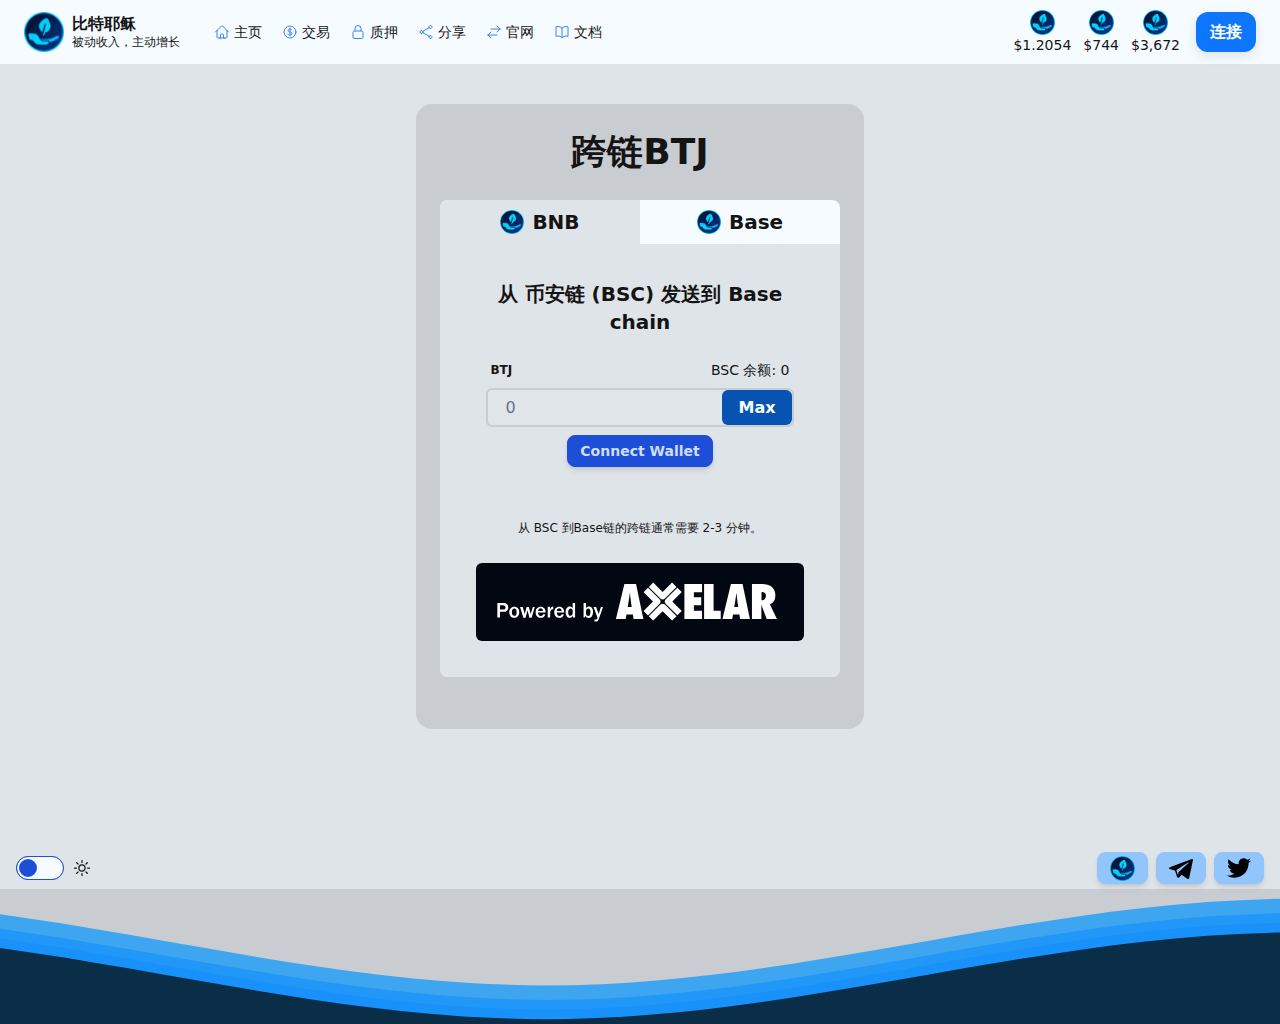
<file: bridge/index.html>
<!DOCTYPE html><html><head><meta charSet="utf-8"/><meta name="viewport" content="width=device-width, initial-scale=1"/><link rel="stylesheet" href="_next/static/css/cdb110ecd09dc2a3.css" data-precedence="next"/><link rel="stylesheet" href="_next/static/css/1d1d81d1d22e77a6.css" data-precedence="next"/><link rel="preload" as="script" fetchPriority="low" href="_next/static/chunks/webpack-f63c4200414ebc65.js"/><script src="_next/static/chunks/fd9d1056-29121f47344cf7b2.js" async=""></script><script src="_next/static/chunks/2117-849f9355fd57dd15.js" async=""></script><script src="_next/static/chunks/main-app-be3d940aef6bd3eb.js" async=""></script><script src="_next/static/chunks/4e88bc13-e5f5e35d66ad0601.js" async=""></script><script src="_next/static/chunks/7740-8184feac73947a48.js" async=""></script><script src="_next/static/chunks/1541-c4ca9d1370d7b2c3.js" async=""></script><script src="_next/static/chunks/3145-af099353cb4027d2.js" async=""></script><script src="_next/static/chunks/5621-11f4b9f82f178923.js" async=""></script><script src="_next/static/chunks/app/bridge/page-77be14f737a45c35.js" async=""></script><script src="_next/static/chunks/8606-56417509eee54216.js" async=""></script><script src="_next/static/chunks/4504-582adda39ef1d56c.js" async=""></script><script src="_next/static/chunks/5644-235569edbde9141e.js" async=""></script><script src="_next/static/chunks/app/layout-88671a3d514d6298.js" async=""></script><link rel="preload" href="https://www.googletagmanager.com/gtm.js?id=GTM-WG5GBSXC" as="script"/><title>Bridge BTJ Between Chains | BitJesus</title><meta name="description" content="Bridge BitJesus tokens between different blockchains!"/><meta property="og:title" content="Bridge BTJ Between Chains | BitJesus"/><meta property="og:description" content="Bridge BitJesus tokens between different blockchains!"/><meta property="og:site_name" content="BitJesus"/><meta property="og:image" content="https://bitjesusai.github.io/featured.png"/><meta property="og:type" content="website"/><meta name="twitter:card" content="summary_large_image"/><meta name="twitter:site" content="@mintstakeshare"/><meta name="twitter:title" content="Bridge BTJ Between Chains | BitJesus"/><meta name="twitter:description" content="Bridge BitJesus tokens between different blockchains!"/><meta name="twitter:image" content="https://bitjesusai.github.io/featured.png"/><link rel="icon" href="favicon.png" type="image/png"/><script src="_next/static/chunks/polyfills-42372ed130431b0a.js" noModule=""></script></head><body><script>!function(){try{var d=document.documentElement,n='data-theme',s='setAttribute';var e=localStorage.getItem('theme');if('system'===e||(!e&&true)){var t='(prefers-color-scheme: dark)',m=window.matchMedia(t);if(m.media!==t||m.matches){d.style.colorScheme = 'dark';d[s](n,'dark')}else{d.style.colorScheme = 'light';d[s](n,'light')}}else if(e){d[s](n,e|| '')}if(e==='light'||e==='dark')d.style.colorScheme=e}catch(e){}}()</script><style>
        #nprogress {
          pointer-events: none;
        }
        #nprogress .bar {
          background: #2299dd;
          position: fixed;
          z-index: 99999;
          top: 0;
          left: 0;
          width: 100%;
          height: 3px;
        }
        /* Fancy blur effect */
        #nprogress .peg {
          display: block;
          position: absolute;
          right: 0px;
          width: 100px;
          height: 100%;
          box-shadow: 0 0 10px #2299dd, 0 0 5px #2299dd;
          opacity: 1.0;
          -webkit-transform: rotate(3deg) translate(0px, -4px);
              -ms-transform: rotate(3deg) translate(0px, -4px);
                  transform: rotate(3deg) translate(0px, -4px);
        }
    </style><div data-rk=""><style>[data-rk]{--rk-blurs-modalOverlay:blur(0px);--rk-fonts-body:SFRounded, ui-rounded, "SF Pro Rounded", -apple-system, BlinkMacSystemFont, "Segoe UI", Roboto, Helvetica, Arial, sans-serif, "Apple Color Emoji", "Segoe UI Emoji", "Segoe UI Symbol";--rk-radii-actionButton:9999px;--rk-radii-connectButton:12px;--rk-radii-menuButton:12px;--rk-radii-modal:24px;--rk-radii-modalMobile:28px;--rk-colors-accentColor:#0E76FD;--rk-colors-accentColorForeground:#FFF;--rk-colors-actionButtonBorder:rgba(0, 0, 0, 0.04);--rk-colors-actionButtonBorderMobile:rgba(0, 0, 0, 0.06);--rk-colors-actionButtonSecondaryBackground:rgba(0, 0, 0, 0.06);--rk-colors-closeButton:rgba(60, 66, 66, 0.8);--rk-colors-closeButtonBackground:rgba(0, 0, 0, 0.06);--rk-colors-connectButtonBackground:#FFF;--rk-colors-connectButtonBackgroundError:#FF494A;--rk-colors-connectButtonInnerBackground:linear-gradient(0deg, rgba(0, 0, 0, 0.03), rgba(0, 0, 0, 0.06));--rk-colors-connectButtonText:#25292E;--rk-colors-connectButtonTextError:#FFF;--rk-colors-connectionIndicator:#30E000;--rk-colors-downloadBottomCardBackground:linear-gradient(126deg, rgba(255, 255, 255, 0) 9.49%, rgba(171, 171, 171, 0.04) 71.04%), #FFFFFF;--rk-colors-downloadTopCardBackground:linear-gradient(126deg, rgba(171, 171, 171, 0.2) 9.49%, rgba(255, 255, 255, 0) 71.04%), #FFFFFF;--rk-colors-error:#FF494A;--rk-colors-generalBorder:rgba(0, 0, 0, 0.06);--rk-colors-generalBorderDim:rgba(0, 0, 0, 0.03);--rk-colors-menuItemBackground:rgba(60, 66, 66, 0.1);--rk-colors-modalBackdrop:rgba(0, 0, 0, 0.3);--rk-colors-modalBackground:#FFF;--rk-colors-modalBorder:transparent;--rk-colors-modalText:#25292E;--rk-colors-modalTextDim:rgba(60, 66, 66, 0.3);--rk-colors-modalTextSecondary:rgba(60, 66, 66, 0.6);--rk-colors-profileAction:#FFF;--rk-colors-profileActionHover:rgba(255, 255, 255, 0.5);--rk-colors-profileForeground:rgba(60, 66, 66, 0.06);--rk-colors-selectedOptionBorder:rgba(60, 66, 66, 0.1);--rk-colors-standby:#FFD641;--rk-shadows-connectButton:0px 4px 12px rgba(0, 0, 0, 0.1);--rk-shadows-dialog:0px 8px 32px rgba(0, 0, 0, 0.32);--rk-shadows-profileDetailsAction:0px 2px 6px rgba(37, 41, 46, 0.04);--rk-shadows-selectedOption:0px 2px 6px rgba(0, 0, 0, 0.24);--rk-shadows-selectedWallet:0px 2px 6px rgba(0, 0, 0, 0.12);--rk-shadows-walletLogo:0px 2px 16px rgba(0, 0, 0, 0.16);}</style><div class="flex flex-col min-h-screen"><!--$!--><template data-dgst="BAILOUT_TO_CLIENT_SIDE_RENDERING"></template><!--/$--><div class="sticky lg:static top-0 navbar bg-base-100 min-h-0 flex-shrink-0 justify-between z-20  px-0 sm:px-2"><div class="navbar-start w-auto lg:w-1/2"><div class="lg:hidden dropdown"><label tabindex="0" class="ml-1 btn btn-ghost hover:bg-transparent"><svg xmlns="http://www.w3.org/2000/svg" fill="none" viewBox="0 0 24 24" stroke-width="1.5" stroke="currentColor" aria-hidden="true" data-slot="icon" class="h-1/2"><path stroke-linecap="round" stroke-linejoin="round" d="M3.75 6.75h16.5M3.75 12h16.5m-16.5 5.25h16.5"></path></svg></label></div><a class="hidden lg:flex items-center gap-2 ml-4 mr-6 shrink-0" href="index.html"><div class="flex relative w-10 h-10"><img alt="BitJesus Logo" loading="lazy" decoding="async" data-nimg="fill" class="cursor-pointer" style="position:absolute;height:100%;width:100%;left:0;top:0;right:0;bottom:0;color:transparent" sizes="100vw" srcSet="_next/image?url=%252Flogo.png&amp;w=640&amp;q=75amp;q=7_next/image?url=%252Flogo.png&amp;w=750&amp;q=75p;w=750_next/image?url=%252Flogo.png&amp;w=828&amp;q=75o.png&a_next/image?url=%252Flogo.png&amp;w=1080&amp;q=75=%2Flogo_next/image?url=%252Flogo.png&amp;w=1200&amp;q=75mage?url_next/image?url=%252Flogo.png&amp;w=1920&amp;q=75/_next/i_next/image?url=%252Flogo.png&amp;w=2048&amp;q=75 1920w, _next/image?url=%252Flogo.png&amp;w=3840&amp;q=75amp;q=75 2048w, /_next/image?url=%2Flogo.png&amp;w=3840&amp;q=75 3840w" src="_next/image?url=%252Flogo.png&amp;w=3840&amp;q=75"/></div><div class="flex flex-col"><span class="font-bold leading-tight">BitJesus</span><span class="text-xs">Passive Earnings, Active Growth</span></div></a><ul class="hidden lg:flex lg:flex-nowrap menu menu-horizontal px-1 gap-2"><li><a class=" hover:bg-secondary hover:shadow-md focus:!bg-secondary active:!text-neutral py-1.5 px-1.5 text-sm rounded-lg gap-1 grid grid-flow-col" href="index.html"><svg xmlns="http://www.w3.org/2000/svg" fill="none" viewBox="0 0 24 24" stroke-width="1.5" stroke="currentColor" aria-hidden="true" data-slot="icon" class="h-4 w-4 stroke-blue-500"><path stroke-linecap="round" stroke-linejoin="round" d="m2.25 12 8.954-8.955c.44-.439 1.152-.439 1.591 0L21.75 12M4.5 9.75v10.125c0 .621.504 1.125 1.125 1.125H9.75v-4.875c0-.621.504-1.125 1.125-1.125h2.25c.621 0 1.125.504 1.125 1.125V21h4.125c.621 0 1.125-.504 1.125-1.125V9.75M8.25 21h8.25"></path></svg><span>Home</span></a></li><li><a class=" hover:bg-secondary hover:shadow-md focus:!bg-secondary active:!text-neutral py-1.5 px-1.5 text-sm rounded-lg gap-1 grid grid-flow-col" href="buy"><svg xmlns="http://www.w3.org/2000/svg" fill="none" viewBox="0 0 24 24" stroke-width="1.5" stroke="currentColor" aria-hidden="true" data-slot="icon" class="h-4 w-4 stroke-blue-500"><path stroke-linecap="round" stroke-linejoin="round" d="M12 6v12m-3-2.818.879.659c1.171.879 3.07.879 4.242 0 1.172-.879 1.172-2.303 0-3.182C13.536 12.219 12.768 12 12 12c-.725 0-1.45-.22-2.003-.659-1.106-.879-1.106-2.303 0-3.182s2.9-.879 4.006 0l.415.33M21 12a9 9 0 1 1-18 0 9 9 0 0 1 18 0Z"></path></svg><span>Swap</span></a></li><li><a class=" hover:bg-secondary hover:shadow-md focus:!bg-secondary active:!text-neutral py-1.5 px-1.5 text-sm rounded-lg gap-1 grid grid-flow-col" href="stake"><svg xmlns="http://www.w3.org/2000/svg" fill="none" viewBox="0 0 24 24" stroke-width="1.5" stroke="currentColor" aria-hidden="true" data-slot="icon" class="h-4 w-4 stroke-blue-500"><path stroke-linecap="round" stroke-linejoin="round" d="M16.5 10.5V6.75a4.5 4.5 0 1 0-9 0v3.75m-.75 11.25h10.5a2.25 2.25 0 0 0 2.25-2.25v-6.75a2.25 2.25 0 0 0-2.25-2.25H6.75a2.25 2.25 0 0 0-2.25 2.25v6.75a2.25 2.25 0 0 0 2.25 2.25Z"></path></svg><span>Stake</span></a></li><li><a class=" hover:bg-secondary hover:shadow-md focus:!bg-secondary active:!text-neutral py-1.5 px-1.5 text-sm rounded-lg gap-1 grid grid-flow-col" href="share"><svg xmlns="http://www.w3.org/2000/svg" fill="none" viewBox="0 0 24 24" stroke-width="1.5" stroke="currentColor" aria-hidden="true" data-slot="icon" class="h-4 w-4 stroke-blue-500"><path stroke-linecap="round" stroke-linejoin="round" d="M7.217 10.907a2.25 2.25 0 1 0 0 2.186m0-2.186c.18.324.283.696.283 1.093s-.103.77-.283 1.093m0-2.186 9.566-5.314m-9.566 7.5 9.566 5.314m0 0a2.25 2.25 0 1 0 3.935 2.186 2.25 2.25 0 0 0-3.935-2.186Zm0-12.814a2.25 2.25 0 1 0 3.933-2.185 2.25 2.25 0 0 0-3.933 2.185Z"></path></svg><span>Share</span></a></li><li><a class="bg-secondary shadow-md hover:bg-secondary hover:shadow-md focus:!bg-secondary active:!text-neutral py-1.5 px-1.5 text-sm rounded-lg gap-1 grid grid-flow-col" href="bridge"><svg xmlns="http://www.w3.org/2000/svg" fill="none" viewBox="0 0 24 24" stroke-width="1.5" stroke="currentColor" aria-hidden="true" data-slot="icon" class="h-4 w-4 stroke-blue-500"><path stroke-linecap="round" stroke-linejoin="round" d="M7.5 21 3 16.5m0 0L7.5 12M3 16.5h13.5m0-13.5L21 7.5m0 0L16.5 12M21 7.5H7.5"></path></svg><span>Bridge</span></a></li><li><a class=" hover:bg-secondary hover:shadow-md focus:!bg-secondary active:!text-neutral py-1.5 px-1.5 text-sm rounded-lg gap-1 grid grid-flow-col" href="https://bitjesusai.github.io/BTJWP.pdf"><svg xmlns="http://www.w3.org/2000/svg" fill="none" viewBox="0 0 24 24" stroke-width="1.5" stroke="currentColor" aria-hidden="true" data-slot="icon" class="h-4 w-4 stroke-blue-500"><path stroke-linecap="round" stroke-linejoin="round" d="M12 6.042A8.967 8.967 0 0 0 6 3.75c-1.052 0-2.062.18-3 .512v14.25A8.987 8.987 0 0 1 6 18c2.305 0 4.408.867 6 2.292m0-14.25a8.966 8.966 0 0 1 6-2.292c1.052 0 2.062.18 3 .512v14.25A8.987 8.987 0 0 0 18 18a8.967 8.967 0 0 0-6 2.292m0-14.25v14.25"></path></svg><span>Docs</span></a></li></ul></div><div class="navbar-end flex-grow mr-4"><div class="flex justify-end gap-3 mr-4 text-center"><a title="BTJ Dexscreener chart" target="_blank" href="https://dexscreener.com/bsc/0x148ae75a19640faaedf93195cf31c2d450eca637"><div class="flex flex-col"><div class="flex justify-center items-center"><img alt="BitJesus" loading="lazy" width="25" height="25" decoding="async" data-nimg="1" style="color:transparent" srcSet="_next/image?url=%252F_next%252Fstatic%252Fmedia%252Fmss.2682fec2.png&amp;w=32&amp;q=75amp;q_next/image?url=%252F_next%252Fstatic%252Fmedia%252Fmss.2682fec2.png&amp;w=64&amp;q=75mp;w=64&amp;q=75 2x" src="_next/image?url=%252F_next%252Fstatic%252Fmedia%252Fmss.2682fec2.png&amp;w=64&amp;q=75"/></div><div class="text-sm">$<!-- -->0</div></div></a><div class="flex flex-col"><div class="flex justify-center items-center"><img alt="BNB" loading="lazy" width="25" height="25" decoding="async" data-nimg="1" style="color:transparent" srcSet="_next/image?url=%252F_next%252Fstatic%252Fmedia%252Fbnb.5ecaf27b.png&amp;w=32&amp;q=75amp;q_next/image?url=%252F_next%252Fstatic%252Fmedia%252Fbnb.5ecaf27b.png&amp;w=64&amp;q=75mp;w=64&amp;q=75 2x" src="_next/image?url=%252F_next%252Fstatic%252Fmedia%252Fbnb.5ecaf27b.png&amp;w=64&amp;q=75"/></div><div class="text-sm">$<!-- -->0</div></div><div class="flex flex-col"><div class="flex justify-center items-center"><img alt="Ethereum" loading="lazy" width="25" height="25" decoding="async" data-nimg="1" style="color:transparent" srcSet="_next/image?url=%252F_next%252Fstatic%252Fmedia%252Fethereum.cd69eac1.png&amp;w=32&amp;q=75amp;q_next/image?url=%252F_next%252Fstatic%252Fmedia%252Fethereum.cd69eac1.png&amp;w=64&amp;q=75mp;w=64&amp;q=75 2x" src="_next/image?url=%252F_next%252Fstatic%252Fmedia%252Fethereum.cd69eac1.png&amp;w=64&amp;q=75"/></div><div class="text-sm">$<!-- -->0</div></div></div><div class="iekbcc0 ju367va ju367v1s" aria-hidden="true" style="opacity:0;pointer-events:none;user-select:none"><button class="iekbcc0 iekbcc9 ju367v78 ju367v7t ju367v9i ju367vn ju367vei ju367vf3 ju367v16 ju367v1h ju367v2g ju367v8u _12cbo8i3 ju367v8r _12cbo8i4 _12cbo8i6" type="button" data-testid="rk-connect-button">Connect</button></div></div></div><main class="relative flex flex-col flex-1"><div class="flex items-center flex-col  pt-10 pb-40"><div class="px-0"><div class=" bg-base-300 text-neutral-content  sm:px-6 px-0 py-7 rounded-2xl"><div class=" items-center text-center"><h1 class="text-center pb-5"><span class="block text-4xl font-bold">Bridge BTJ</span></h1><div class="flex items-center justify-center flex-col"><div class="w-full block"><div class="block rounded-lg bg-base-100 text-surface shadow-secondary-1 dark:bg-surface-dark min-w-96 w-[400px]"><div class=" border-neutral-100   dark:border-white/10 align-middle grid grid-cols-2 "><button class="rounded-tl-lg" title="Switch to BNB Chain"><div class="flex flex-row place-items-center align-middle justify-center m-2"><div class="align-middle justify-center pr-2"><img alt="BNB" loading="lazy" width="24" height="24" decoding="async" data-nimg="1" style="color:transparent" srcSet="_next/image?url=%252F_next%252Fstatic%252Fmedia%252Fbnb.5ecaf27b.png&amp;w=32&amp;q=75amp;q_next/image?url=%252F_next%252Fstatic%252Fmedia%252Fbnb.5ecaf27b.png&amp;w=48&amp;q=75mp;w=48&amp;q=75 2x" src="_next/image?url=%252F_next%252Fstatic%252Fmedia%252Fbnb.5ecaf27b.png&amp;w=48&amp;q=75"/></div><div class="align-middle justify-center"><span class="text-xl font-bold">BNB</span></div></div></button><button class="rounded-tr-lg" title="Switch to Base Chain"><div class="flex flex-row place-items-center align-middle justify-center m-2"><div class="align-middle justify-center pr-2"><img alt="BNB" loading="lazy" width="24" height="24" decoding="async" data-nimg="1" style="color:transparent" srcSet="_next/image?url=%252F_next%252Fstatic%252Fmedia%252Fbase.8c4e8682.png&amp;w=32&amp;q=75amp;q_next/image?url=%252F_next%252Fstatic%252Fmedia%252Fbase.8c4e8682.png&amp;w=48&amp;q=75mp;w=48&amp;q=75 2x" src="_next/image?url=%252F_next%252Fstatic%252Fmedia%252Fbase.8c4e8682.png&amp;w=48&amp;q=75"/></div><div class="align-middle justify-center"><span class="text-xl font-bold">Base</span></div></div></button></div><div class="p-1 bg-base-200 rounded-b-lg"><div class="card-body items-center text-center"><h2 class="card-title font-extrabold ">Send from Base chain to BSC</h2><div class="card-actions justify-end"><label class="form-control w-full max-w-xs"><div class="label"><span class="label-text-alt text-xs font-extrabold">BTJ</span><span class="label-text"> Balance: <!-- -->0</span></div><div class="flex border-2 w-full border-base-300 bg-base-200 rounded-md text-accent "><input class="input input-ghost focus-within:border-transparent focus:outline-none focus:bg-transparent focus:text-slate-500 h-[2.2rem] min-h-[2.2rem] px-4 border w-full font-medium placeholder:text-accent/50 text-slate-500  " placeholder="Enter Amount" autoComplete="off" value="0"/><div class="space-x-4 flex  before:content-[attr(data-tip)] before:right-[-10px] before:left-auto before:transform-none"><button class="cursor-pointer font-semibold px-4 bg-accent rounded-md text-base-100">Max</button></div></div></label></div><div><button class="btn btn-primary btn-sm" type="button">Connect Wallet</button></div><div class="pt-4"></div><div><p><span class="text-xs">Bridging from Base chain to BSC typically takes 25-30 minutes.</span></p></div><a target="_blank" title="Visit Axelar" href="https://www.axelar.network/"><div class="bg-gray-950 rounded-md"><img alt="Powered by Axelar Bridge" loading="lazy" width="518" height="123" decoding="async" data-nimg="1" style="color:transparent" src="_next/static/media/powered.logo.eb493bea.svg"/></div></a></div></div></div></div><div class="pt-5"><div class="mb-1"></div></div></div></div></div></div></div><div class=" bg-base-300"><svg class="waves" xmlns="http://www.w3.org/2000/svg" xmlns:xlink="http://www.w3.org/1999/xlink" viewBox="0 24 150 28" preserveAspectRatio="none" shape-rendering="auto"><defs><path id="gentle-wave" d="M-160 44c30 0 58-18 88-18s 58 18 88 18 58-18 88-18 58 18 88 18 v44h-352z"></path></defs><g class="parallax"><use xlink:href="#gentle-wave" x="48" y="0" fill="rgba(3,148,255,0.7"></use><use xlink:href="#gentle-wave" x="48" y="3" fill="rgba(3,140,255,0.5)"></use><use xlink:href="#gentle-wave" x="48" y="5" fill="rgba(3,130,255,0.3)"></use><use xlink:href="#gentle-wave" x="48" y="7" fill="#0a2e47"></use></g></svg></div></main><div class="min-h-0 py-0 px-1 mb-0 lg:mb-0"><div><div class="fixed flex justify-between items-center w-full z-10 p-4 bottom-0 left-0 pointer-events-none"><div class="flex flex-col md:flex-row gap-2 pointer-events-auto"></div><div class="fixed flex justify-end items-center w-full z-10 p-4 bottom-0 left-0 pointer-events-none"><div class="flex flex-col md:flex-row gap-2 pointer-events-auto"><button class="btn btn-secondary btn-sm font-normal gap-1" title="Add BTJ to Metamask"><img alt="Metamask Fox" loading="lazy" width="25" height="25" decoding="async" data-nimg="1" style="color:transparent" srcSet="_next/image?url=%252F_next%252Fstatic%252Fmedia%252Fmetamask.f11c965c.png&amp;w=32&amp;q=75amp;q_next/image?url=%252F_next%252Fstatic%252Fmedia%252Fmetamask.f11c965c.png&amp;w=64&amp;q=75mp;w=64&amp;q=75 2x" src="_next/image?url=%252F_next%252Fstatic%252Fmedia%252Fmetamask.f11c965c.png&amp;w=64&amp;q=75"/></button><a target="_blank" title="Telegram" class="btn btn-secondary btn-sm font-normal gap-1" href="https://t.me/BitJesusAi"><svg width="24" height="24" style="fill-rule:evenodd;clip-rule:evenodd;stroke-linejoin:round;stroke-miterlimit:1.41421"><path id="telegram-1" d="M18.384,22.779c0.322,0.228 0.737,0.285 1.107,0.145c0.37,-0.141 0.642,-0.457 0.724,-0.84c0.869,-4.084 2.977,-14.421 3.768,-18.136c0.06,-0.28 -0.04,-0.571 -0.26,-0.758c-0.22,-0.187 -0.525,-0.241 -0.797,-0.14c-4.193,1.552 -17.106,6.397 -22.384,8.35c-0.335,0.124 -0.553,0.446 -0.542,0.799c0.012,0.354 0.25,0.661 0.593,0.764c2.367,0.708 5.474,1.693 5.474,1.693c0,0 1.452,4.385 2.209,6.615c0.095,0.28 0.314,0.5 0.603,0.576c0.288,0.075 0.596,-0.004 0.811,-0.207c1.216,-1.148 3.096,-2.923 3.096,-2.923c0,0 3.572,2.619 5.598,4.062Zm-11.01,-8.677l1.679,5.538l0.373,-3.507c0,0 6.487,-5.851 10.185,-9.186c0.108,-0.098 0.123,-0.262 0.033,-0.377c-0.089,-0.115 -0.253,-0.142 -0.376,-0.064c-4.286,2.737 -11.894,7.596 -11.894,7.596Z"></path></svg></a><a target="_blank" title="Twitter" class="btn btn-secondary btn-sm font-normal gap-1" href="https://x.com/BitJesusai"><svg xmlns="http://www.w3.org/2000/svg" width="24" height="24" viewBox="0 0 24 24"><path d="M24 4.557c-.883.392-1.832.656-2.828.775 1.017-.609 1.798-1.574 2.165-2.724-.951.564-2.005.974-3.127 1.195-.897-.957-2.178-1.555-3.594-1.555-3.179 0-5.515 2.966-4.797 6.045-4.091-.205-7.719-2.165-10.148-5.144-1.29 2.213-.669 5.108 1.523 6.574-.806-.026-1.566-.247-2.229-.616-.054 2.281 1.581 4.415 3.949 4.89-.693.188-1.452.232-2.224.084.626 1.956 2.444 3.379 4.6 3.419-2.07 1.623-4.678 2.348-7.29 2.04 2.179 1.397 4.768 2.212 7.548 2.212 9.142 0 14.307-7.721 13.995-14.646.962-.695 1.797-1.562 2.457-2.549z"></path></svg></a></div></div></div></div><div class="w-full"></div></div></div><div id="_rht_toaster" style="position:fixed;z-index:9999;top:16px;left:16px;right:16px;bottom:16px;pointer-events:none"></div></div><script src="_next/static/chunks/webpack-f63c4200414ebc65.js" async=""></script><script>(self.__next_f=self.__next_f||[]).push([0]);self.__next_f.push([2,null])</script><script>self.__next_f.push([1,"1:HL[\"/_next/static/css/cdb110ecd09dc2a3.css\",\"style\"]\n2:HL[\"/_next/static/css/1d1d81d1d22e77a6.css\",\"style\"]\n"])</script><script>self.__next_f.push([1,"3:I[12846,[],\"\"]\n5:I[19107,[],\"ClientPageRoot\"]\n6:I[1067,[\"9472\",\"static/chunks/4e88bc13-e5f5e35d66ad0601.js\",\"7740\",\"static/chunks/7740-8184feac73947a48.js\",\"1541\",\"static/chunks/1541-c4ca9d1370d7b2c3.js\",\"3145\",\"static/chunks/3145-af099353cb4027d2.js\",\"5621\",\"static/chunks/5621-11f4b9f82f178923.js\",\"8931\",\"static/chunks/app/bridge/page-77be14f737a45c35.js\"],\"default\",1]\n7:I[4707,[],\"\"]\n8:I[36423,[],\"\"]\n9:I[75495,[\"9472\",\"static/chunks/4e88bc13-e5f5e35d66ad0601.js\",\"7740\",\"static/chunks/7740-8184feac73947a48.js\",\"1541\",\"static/chunks/1541-c4ca9d1370d7b2c3.js\",\"3145\",\"static/chunks/3145-af099353cb4027d2.js\",\"8606\",\"static/chunks/8606-56417509eee54216.js\",\"4504\",\"static/chunks/4504-582adda39ef1d56c.js\",\"5621\",\"static/chunks/5621-11f4b9f82f178923.js\",\"5644\",\"static/chunks/5644-235569edbde9141e.js\",\"3185\",\"static/chunks/app/layout-88671a3d514d6298.js\"],\"ThemeProvider\"]\na:I[45644,[\"9472\",\"static/chunks/4e88bc13-e5f5e35d66ad0601.js\",\"7740\",\"static/chunks/7740-8184feac73947a48.js\",\"1541\",\"static/chunks/1541-c4ca9d1370d7b2c3.js\",\"3145\",\"static/chunks/3145-af099353cb4027d2.js\",\"8606\",\"static/chunks/8606-56417509eee54216.js\",\"4504\",\"static/chunks/4504-582adda39ef1d56c.js\",\"5621\",\"static/chunks/5621-11f4b9f82f178923.js\",\"5644\",\"static/chunks/5644-235569edbde9141e.js\",\"3185\",\"static/chunks/app/layout-88671a3d514d6298.js\"],\"ScaffoldEthAppWithProviders\"]\nb:I[98087,[\"9472\",\"static/chunks/4e88bc13-e5f5e35d66ad0601.js\",\"7740\",\"static/chunks/7740-8184feac73947a48.js\",\"1541\",\"static/chunks/1541-c4ca9d1370d7b2c3.js\",\"3145\",\"static/chunks/3145-af099353cb4027d2.js\",\"8606\",\"static/chunks/8606-56417509eee54216.js\",\"4504\",\"static/chunks/4504-582adda39ef1d56c.js\",\"5621\",\"static/chunks/5621-11f4b9f82f178923.js\",\"5644\",\"static/chunks/5644-235569edbde9141e.js\",\"3185\",\"static/chunks/app/layout-88671a3d514d6298.js\"],\"GoogleTagManager\"]\nd:I[61060,[],\"\"]\ne:[]\n"])</script><script>self.__next_f.push([1,"0:[\"$\",\"$L3\",null,{\"buildId\":\"H4R9oUgNQF0qR-8ZM_lQb\",\"assetPrefix\":\"\",\"urlParts\":[\"\",\"bridge\"],\"initialTree\":[\"\",{\"children\":[\"bridge\",{\"children\":[\"__PAGE__\",{}]}]},\"$undefined\",\"$undefined\",true],\"initialSeedData\":[\"\",{\"children\":[\"bridge\",{\"children\":[\"__PAGE__\",{},[[\"$L4\",[\"$\",\"$L5\",null,{\"props\":{\"params\":{},\"searchParams\":{}},\"Component\":\"$6\"}],null],null],null]},[[null,[\"$\",\"$L7\",null,{\"parallelRouterKey\":\"children\",\"segmentPath\":[\"children\",\"bridge\",\"children\"],\"error\":\"$undefined\",\"errorStyles\":\"$undefined\",\"errorScripts\":\"$undefined\",\"template\":[\"$\",\"$L8\",null,{}],\"templateStyles\":\"$undefined\",\"templateScripts\":\"$undefined\",\"notFound\":\"$undefined\",\"notFoundStyles\":\"$undefined\"}]],null],null]},[[[[\"$\",\"link\",\"0\",{\"rel\":\"stylesheet\",\"href\":\"/_next/static/css/cdb110ecd09dc2a3.css\",\"precedence\":\"next\",\"crossOrigin\":\"$undefined\"}],[\"$\",\"link\",\"1\",{\"rel\":\"stylesheet\",\"href\":\"/_next/static/css/1d1d81d1d22e77a6.css\",\"precedence\":\"next\",\"crossOrigin\":\"$undefined\"}]],[\"$\",\"html\",null,{\"suppressHydrationWarning\":true,\"children\":[[\"$\",\"head\",null,{}],[\"$\",\"body\",null,{\"children\":[\"$\",\"$L9\",null,{\"enableSystem\":true,\"children\":[\"$\",\"$La\",null,{\"children\":[[\"$\",\"$L7\",null,{\"parallelRouterKey\":\"children\",\"segmentPath\":[\"children\"],\"error\":\"$undefined\",\"errorStyles\":\"$undefined\",\"errorScripts\":\"$undefined\",\"template\":[\"$\",\"$L8\",null,{}],\"templateStyles\":\"$undefined\",\"templateScripts\":\"$undefined\",\"notFound\":[[\"$\",\"title\",null,{\"children\":\"404：找不到此页面。\"}],[\"$\",\"div\",null,{\"style\":{\"fontFamily\":\"system-ui,\\\"Segoe UI\\\",Roboto,Helvetica,Arial,sans-serif,\\\"Apple Color Emoji\\\",\\\"Segoe UI Emoji\\\"\",\"height\":\"100vh\",\"textAlign\":\"center\",\"display\":\"flex\",\"flexDirection\":\"column\",\"alignItems\":\"center\",\"justifyContent\":\"center\"},\"children\":[\"$\",\"div\",null,{\"children\":[[\"$\",\"style\",null,{\"dangerouslySetInnerHTML\":{\"__html\":\"body{color:#000;background:#fff;margin:0}.next-error-h1{border-right:1px solid rgba(0,0,0,.3)}@media (prefers-color-scheme:dark){body{color:#fff;background:#000}.next-error-h1{border-right:1px solid rgba(255,255,255,.3)}}\"}}],[\"$\",\"h1\",null,{\"className\":\"next-error-h1\",\"style\":{\"display\":\"inline-block\",\"margin\":\"0 20px 0 0\",\"padding\":\"0 23px 0 0\",\"fontSize\":24,\"fontWeight\":500,\"verticalAlign\":\"top\",\"lineHeight\":\"49px\"},\"children\":\"404\"}],[\"$\",\"div\",null,{\"style\":{\"display\":\"inline-block\"},\"children\":[\"$\",\"h2\",null,{\"style\":{\"fontSize\":14,\"fontWeight\":400,\"lineHeight\":\"49px\",\"margin\":0},\"children\":\"找不到此页面。\"}]}]]}]}]],\"notFoundStyles\":[]}],[\"$\",\"div\",null,{\"className\":\" bg-base-300\",\"children\":[\"$\",\"svg\",null,{\"className\":\"waves\",\"xmlns\":\"http://www.w3.org/2000/svg\",\"xmlnsXlink\":\"http://www.w3.org/1999/xlink\",\"viewBox\":\"0 24 150 28\",\"preserveAspectRatio\":\"none\",\"shapeRendering\":\"auto\",\"children\":[[\"$\",\"defs\",null,{\"children\":[\"$\",\"path\",null,{\"id\":\"gentle-wave\",\"d\":\"M-160 44c30 0 58-18 88-18s 58 18 88 18 58-18 88-18 58 18 88 18 v44h-352z\"}]}],[\"$\",\"g\",null,{\"className\":\"parallax\",\"children\":[[\"$\",\"use\",null,{\"xlinkHref\":\"#gentle-wave\",\"x\":\"48\",\"y\":\"0\",\"fill\":\"rgba(3,148,255,0.7\"}],[\"$\",\"use\",null,{\"xlinkHref\":\"#gentle-wave\",\"x\":\"48\",\"y\":\"3\",\"fill\":\"rgba(3,140,255,0.5)\"}],[\"$\",\"use\",null,{\"xlinkHref\":\"#gentle-wave\",\"x\":\"48\",\"y\":\"5\",\"fill\":\"rgba(3,130,255,0.3)\"}],[\"$\",\"use\",null,{\"xlinkHref\":\"#gentle-wave\",\"x\":\"48\",\"y\":\"7\",\"fill\":\"#0a2e47\"}]]}]]}]}]]}]}]}],[\"$\",\"$Lb\",null,{\"gtmId\":\"GTM-WG5GBSXC\"}]]}]],null],null],\"couldBeIntercepted\":false,\"initialHead\":[null,\"$Lc\"],\"globalErrorComponent\":\"$d\",\"missingSlots\":\"$We\"}]\n"])</script><script>self.__next_f.push([1,"c:[[\"$\",\"meta\",\"0\",{\"name\":\"viewport\",\"content\":\"width=device-width, initial-scale=1\"}],[\"$\",\"meta\",\"1\",{\"charSet\":\"utf-8\"}],[\"$\",\"title\",\"2\",{\"children\":\"跨链桥接 BTJ | 比特耶稣\"}],[\"$\",\"meta\",\"3\",{\"name\":\"description\",\"content\":\"Bridge BitJesus tokens between different blockchains!\"}],[\"$\",\"meta\",\"4\",{\"property\":\"og:title\",\"content\":\"Bridge BTJ Between Chains | BitJesus\"}],[\"$\",\"meta\",\"5\",{\"property\":\"og:description\",\"content\":\"Bridge BitJesus tokens between different blockchains!\"}],[\"$\",\"meta\",\"6\",{\"property\":\"og:site_name\",\"content\":\"BitJesus\"}],[\"$\",\"meta\",\"7\",{\"property\":\"og:image\",\"content\":\"https://bitjesusai.github.io/featured.png\"}],[\"$\",\"meta\",\"8\",{\"property\":\"og:type\",\"content\":\"website\"}],[\"$\",\"meta\",\"9\",{\"name\":\"twitter:card\",\"content\":\"summary_large_image\"}],[\"$\",\"meta\",\"10\",{\"name\":\"twitter:site\",\"content\":\"@mintstakeshare\"}],[\"$\",\"meta\",\"11\",{\"name\":\"twitter:title\",\"content\":\"Bridge BTJ Between Chains | BitJesus\"}],[\"$\",\"meta\",\"12\",{\"name\":\"twitter:description\",\"content\":\"Bridge BitJesus tokens between different blockchains!\"}],[\"$\",\"meta\",\"13\",{\"name\":\"twitter:image\",\"content\":\"https://bitjesusai.github.io/featured.png\"}],[\"$\",\"link\",\"14\",{\"rel\":\"icon\",\"href\":\"/favicon.png\",\"type\":\"image/png\"}]]\n4:null\n"])</script></body></html>
</file>
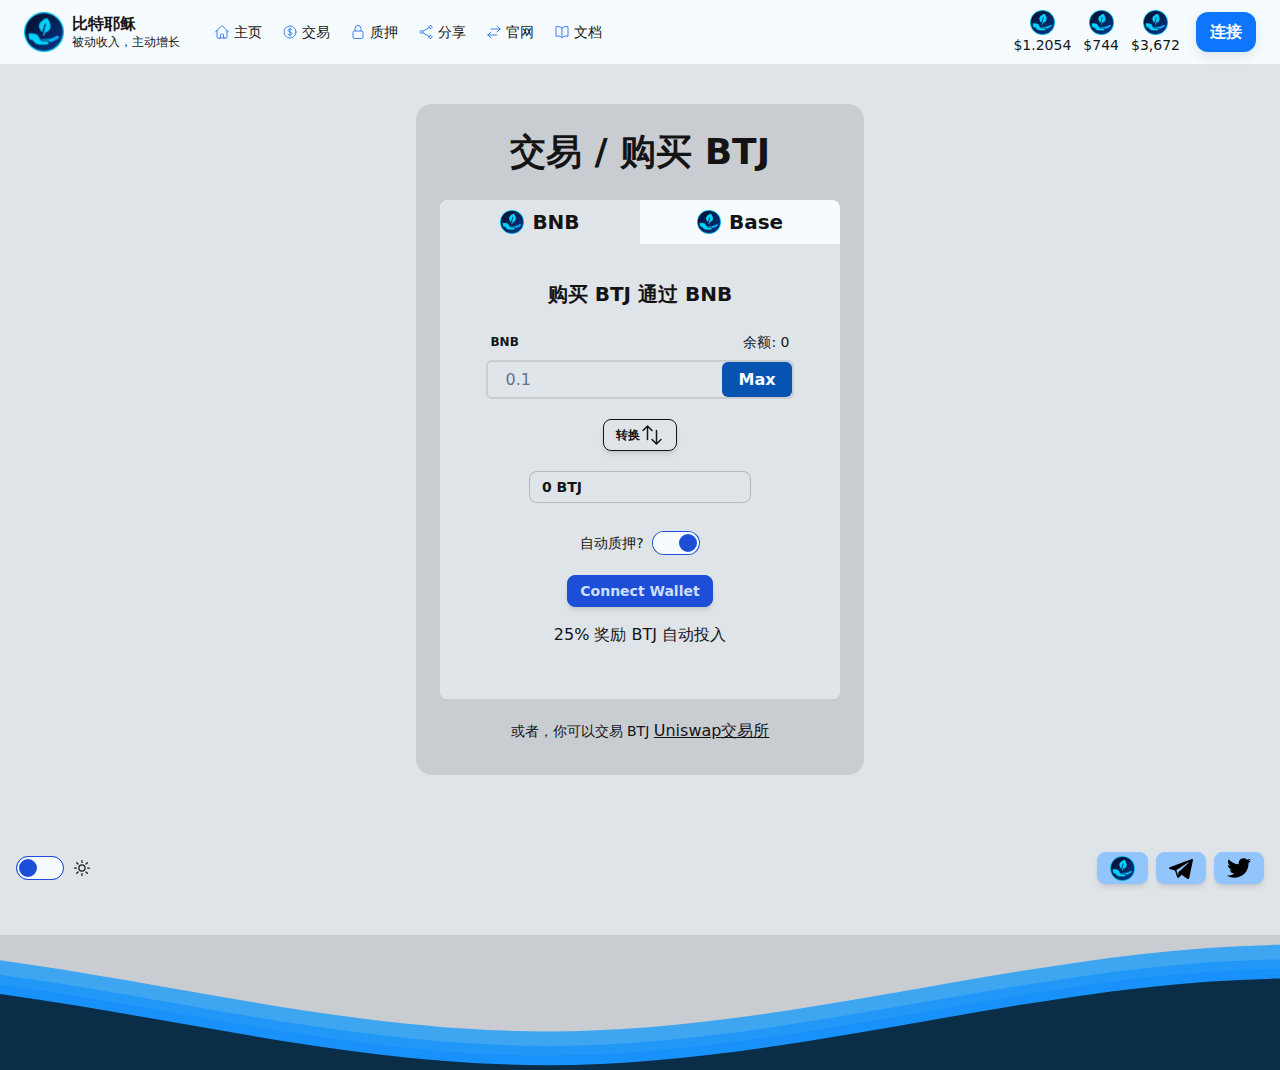
<file: buy/index.html>
<!DOCTYPE html><html><head><meta charSet="utf-8"/><meta name="viewport" content="width=device-width, initial-scale=1"/><link rel="stylesheet" href="next/static/css/cdb110ecd09dc2a3.css" data-precedence="next"/><link rel="stylesheet" href="next/static/css/1d1d81d1d22e77a6.css" data-precedence="next"/><link rel="preload" as="script" fetchPriority="low" href="next/static/chunks/webpack-f63c4200414ebc65.js"/><script src="next/static/chunks/fd9d1056-29121f47344cf7b2.js" async=""></script><script src="next/static/chunks/2117-849f9355fd57dd15.js" async=""></script><script src="next/static/chunks/main-app-be3d940aef6bd3eb.js" async=""></script><script src="next/static/chunks/4e88bc13-e5f5e35d66ad0601.js" async=""></script><script src="next/static/chunks/7740-8184feac73947a48.js" async=""></script><script src="next/static/chunks/1541-c4ca9d1370d7b2c3.js" async=""></script><script src="next/static/chunks/3145-af099353cb4027d2.js" async=""></script><script src="next/static/chunks/5621-11f4b9f82f178923.js" async=""></script><script src="next/static/chunks/app/buy/page-b5f3abad49c2c983.js" async=""></script><script src="next/static/chunks/8606-56417509eee54216.js" async=""></script><script src="next/static/chunks/4504-582adda39ef1d56c.js" async=""></script><script src="next/static/chunks/5644-235569edbde9141e.js" async=""></script><script src="next/static/chunks/app/layout-88671a3d514d6298.js" async=""></script><link rel="preload" href="https://www.googletagmanager.com/gtm.js?id=GTM-WG5GBSXC" as="script"/><title>交易 BTJ 代币 | BitJesus</title><meta name="description" content="Swap your BNB/ETH with the BitJesus token! Get your tokens and play the game theory based staking game!"/><meta property="og:title" content="Swap BTJ Tokens | BitJesus"/><meta property="og:description" content="Swap your BNB/ETH with the BitJesus token! Get your tokens and play the game theory based staking game!"/><meta property="og:site_name" content="BitJesus"/><meta property="og:image" content="https://bitjesusai.github.io/featured.png"/><meta property="og:type" content="website"/><meta name="twitter:card" content="summary_large_image"/><meta name="twitter:site" content="@mintstakeshare"/><meta name="twitter:title" content="Swap BTJ Tokens | BitJesus"/><meta name="twitter:description" content="Swap your BNB/ETH with the BitJesus token! Get your tokens and play the game theory based staking game!"/><meta name="twitter:image" content="https://bitjesusai.github.io/featured.png"/><link rel="icon" href="favicon.png" type="image/png"/><script src="next/static/chunks/polyfills-42372ed130431b0a.js" noModule=""></script></head><body><script>!function(){try{var d=document.documentElement,n='data-theme',s='setAttribute';var e=localStorage.getItem('theme');if('system'===e||(!e&&true)){var t='(prefers-color-scheme: dark)',m=window.matchMedia(t);if(m.media!==t||m.matches){d.style.colorScheme = 'dark';d[s](n,'dark')}else{d.style.colorScheme = 'light';d[s](n,'light')}}else if(e){d[s](n,e|| '')}if(e==='light'||e==='dark')d.style.colorScheme=e}catch(e){}}()</script><style>
        #nprogress {
          pointer-events: none;
        }
        #nprogress .bar {
          background: #2299dd;
          position: fixed;
          z-index: 99999;
          top: 0;
          left: 0;
          width: 100%;
          height: 3px;
        }
        /* Fancy blur effect */
        #nprogress .peg {
          display: block;
          position: absolute;
          right: 0px;
          width: 100px;
          height: 100%;
          box-shadow: 0 0 10px #2299dd, 0 0 5px #2299dd;
          opacity: 1.0;
          -webkit-transform: rotate(3deg) translate(0px, -4px);
              -ms-transform: rotate(3deg) translate(0px, -4px);
                  transform: rotate(3deg) translate(0px, -4px);
        }
    </style><div data-rk=""><style>[data-rk]{--rk-blurs-modalOverlay:blur(0px);--rk-fonts-body:SFRounded, ui-rounded, "SF Pro Rounded", -apple-system, BlinkMacSystemFont, "Segoe UI", Roboto, Helvetica, Arial, sans-serif, "Apple Color Emoji", "Segoe UI Emoji", "Segoe UI Symbol";--rk-radii-actionButton:9999px;--rk-radii-connectButton:12px;--rk-radii-menuButton:12px;--rk-radii-modal:24px;--rk-radii-modalMobile:28px;--rk-colors-accentColor:#0E76FD;--rk-colors-accentColorForeground:#FFF;--rk-colors-actionButtonBorder:rgba(0, 0, 0, 0.04);--rk-colors-actionButtonBorderMobile:rgba(0, 0, 0, 0.06);--rk-colors-actionButtonSecondaryBackground:rgba(0, 0, 0, 0.06);--rk-colors-closeButton:rgba(60, 66, 66, 0.8);--rk-colors-closeButtonBackground:rgba(0, 0, 0, 0.06);--rk-colors-connectButtonBackground:#FFF;--rk-colors-connectButtonBackgroundError:#FF494A;--rk-colors-connectButtonInnerBackground:linear-gradient(0deg, rgba(0, 0, 0, 0.03), rgba(0, 0, 0, 0.06));--rk-colors-connectButtonText:#25292E;--rk-colors-connectButtonTextError:#FFF;--rk-colors-connectionIndicator:#30E000;--rk-colors-downloadBottomCardBackground:linear-gradient(126deg, rgba(255, 255, 255, 0) 9.49%, rgba(171, 171, 171, 0.04) 71.04%), #FFFFFF;--rk-colors-downloadTopCardBackground:linear-gradient(126deg, rgba(171, 171, 171, 0.2) 9.49%, rgba(255, 255, 255, 0) 71.04%), #FFFFFF;--rk-colors-error:#FF494A;--rk-colors-generalBorder:rgba(0, 0, 0, 0.06);--rk-colors-generalBorderDim:rgba(0, 0, 0, 0.03);--rk-colors-menuItemBackground:rgba(60, 66, 66, 0.1);--rk-colors-modalBackdrop:rgba(0, 0, 0, 0.3);--rk-colors-modalBackground:#FFF;--rk-colors-modalBorder:transparent;--rk-colors-modalText:#25292E;--rk-colors-modalTextDim:rgba(60, 66, 66, 0.3);--rk-colors-modalTextSecondary:rgba(60, 66, 66, 0.6);--rk-colors-profileAction:#FFF;--rk-colors-profileActionHover:rgba(255, 255, 255, 0.5);--rk-colors-profileForeground:rgba(60, 66, 66, 0.06);--rk-colors-selectedOptionBorder:rgba(60, 66, 66, 0.1);--rk-colors-standby:#FFD641;--rk-shadows-connectButton:0px 4px 12px rgba(0, 0, 0, 0.1);--rk-shadows-dialog:0px 8px 32px rgba(0, 0, 0, 0.32);--rk-shadows-profileDetailsAction:0px 2px 6px rgba(37, 41, 46, 0.04);--rk-shadows-selectedOption:0px 2px 6px rgba(0, 0, 0, 0.24);--rk-shadows-selectedWallet:0px 2px 6px rgba(0, 0, 0, 0.12);--rk-shadows-walletLogo:0px 2px 16px rgba(0, 0, 0, 0.16);}</style><div class="flex flex-col min-h-screen"><!--$!--><template data-dgst="BAILOUT_TO_CLIENT_SIDE_RENDERING"></template><!--/$--><div class="sticky lg:static top-0 navbar bg-base-100 min-h-0 flex-shrink-0 justify-between z-20  px-0 sm:px-2"><div class="navbar-start w-auto lg:w-1/2"><div class="lg:hidden dropdown"><label tabindex="0" class="ml-1 btn btn-ghost hover:bg-transparent"><svg xmlns="http://www.w3.org/2000/svg" fill="none" viewBox="0 0 24 24" stroke-width="1.5" stroke="currentColor" aria-hidden="true" data-slot="icon" class="h-1/2"><path stroke-linecap="round" stroke-linejoin="round" d="M3.75 6.75h16.5M3.75 12h16.5m-16.5 5.25h16.5"></path></svg></label></div><a class="hidden lg:flex items-center gap-2 ml-4 mr-6 shrink-0" href="index.html"><div class="flex relative w-10 h-10"><img alt="BitJesus Logo" loading="lazy" decoding="async" data-nimg="fill" class="cursor-pointer" style="position:absolute;height:100%;width:100%;left:0;top:0;right:0;bottom:0;color:transparent" sizes="100vw" srcSet="next/image?url=%252Flogo.png&amp;w=640&amp;q=75amp;q=7next/image?url=%252Flogo.png&amp;w=750&amp;q=75p;w=750next/image?url=%252Flogo.png&amp;w=828&amp;q=75o.png&anext/image?url=%252Flogo.png&amp;w=1080&amp;q=75=%2Flogonext/image?url=%252Flogo.png&amp;w=1200&amp;q=75mage?urlnext/image?url=%252Flogo.png&amp;w=1920&amp;q=75/next/inext/image?url=%252Flogo.png&amp;w=2048&amp;q=75 1920w, next/image?url=%252Flogo.png&amp;w=3840&amp;q=75amp;q=75 2048w, /next/image?url=%2Flogo.png&amp;w=3840&amp;q=75 3840w" src="next/image?url=%252Flogo.png&amp;w=3840&amp;q=75"/></div><div class="flex flex-col"><span class="font-bold leading-tight">BitJesus</span><span class="text-xs">Passive Earnings, Active Growth</span></div></a><ul class="hidden lg:flex lg:flex-nowrap menu menu-horizontal px-1 gap-2"><li><a class=" hover:bg-secondary hover:shadow-md focus:!bg-secondary active:!text-neutral py-1.5 px-1.5 text-sm rounded-lg gap-1 grid grid-flow-col" href="index.html"><svg xmlns="http://www.w3.org/2000/svg" fill="none" viewBox="0 0 24 24" stroke-width="1.5" stroke="currentColor" aria-hidden="true" data-slot="icon" class="h-4 w-4 stroke-blue-500"><path stroke-linecap="round" stroke-linejoin="round" d="m2.25 12 8.954-8.955c.44-.439 1.152-.439 1.591 0L21.75 12M4.5 9.75v10.125c0 .621.504 1.125 1.125 1.125H9.75v-4.875c0-.621.504-1.125 1.125-1.125h2.25c.621 0 1.125.504 1.125 1.125V21h4.125c.621 0 1.125-.504 1.125-1.125V9.75M8.25 21h8.25"></path></svg><span>Home</span></a></li><li><a class="bg-secondary shadow-md hover:bg-secondary hover:shadow-md focus:!bg-secondary active:!text-neutral py-1.5 px-1.5 text-sm rounded-lg gap-1 grid grid-flow-col" href="buy"><svg xmlns="http://www.w3.org/2000/svg" fill="none" viewBox="0 0 24 24" stroke-width="1.5" stroke="currentColor" aria-hidden="true" data-slot="icon" class="h-4 w-4 stroke-blue-500"><path stroke-linecap="round" stroke-linejoin="round" d="M12 6v12m-3-2.818.879.659c1.171.879 3.07.879 4.242 0 1.172-.879 1.172-2.303 0-3.182C13.536 12.219 12.768 12 12 12c-.725 0-1.45-.22-2.003-.659-1.106-.879-1.106-2.303 0-3.182s2.9-.879 4.006 0l.415.33M21 12a9 9 0 1 1-18 0 9 9 0 0 1 18 0Z"></path></svg><span>Swap</span></a></li><li><a class=" hover:bg-secondary hover:shadow-md focus:!bg-secondary active:!text-neutral py-1.5 px-1.5 text-sm rounded-lg gap-1 grid grid-flow-col" href="stake"><svg xmlns="http://www.w3.org/2000/svg" fill="none" viewBox="0 0 24 24" stroke-width="1.5" stroke="currentColor" aria-hidden="true" data-slot="icon" class="h-4 w-4 stroke-blue-500"><path stroke-linecap="round" stroke-linejoin="round" d="M16.5 10.5V6.75a4.5 4.5 0 1 0-9 0v3.75m-.75 11.25h10.5a2.25 2.25 0 0 0 2.25-2.25v-6.75a2.25 2.25 0 0 0-2.25-2.25H6.75a2.25 2.25 0 0 0-2.25 2.25v6.75a2.25 2.25 0 0 0 2.25 2.25Z"></path></svg><span>Stake</span></a></li><li><a class=" hover:bg-secondary hover:shadow-md focus:!bg-secondary active:!text-neutral py-1.5 px-1.5 text-sm rounded-lg gap-1 grid grid-flow-col" href="share"><svg xmlns="http://www.w3.org/2000/svg" fill="none" viewBox="0 0 24 24" stroke-width="1.5" stroke="currentColor" aria-hidden="true" data-slot="icon" class="h-4 w-4 stroke-blue-500"><path stroke-linecap="round" stroke-linejoin="round" d="M7.217 10.907a2.25 2.25 0 1 0 0 2.186m0-2.186c.18.324.283.696.283 1.093s-.103.77-.283 1.093m0-2.186 9.566-5.314m-9.566 7.5 9.566 5.314m0 0a2.25 2.25 0 1 0 3.935 2.186 2.25 2.25 0 0 0-3.935-2.186Zm0-12.814a2.25 2.25 0 1 0 3.933-2.185 2.25 2.25 0 0 0-3.933 2.185Z"></path></svg><span>Share</span></a></li><li><a class=" hover:bg-secondary hover:shadow-md focus:!bg-secondary active:!text-neutral py-1.5 px-1.5 text-sm rounded-lg gap-1 grid grid-flow-col" href="bridge"><svg xmlns="http://www.w3.org/2000/svg" fill="none" viewBox="0 0 24 24" stroke-width="1.5" stroke="currentColor" aria-hidden="true" data-slot="icon" class="h-4 w-4 stroke-blue-500"><path stroke-linecap="round" stroke-linejoin="round" d="M7.5 21 3 16.5m0 0L7.5 12M3 16.5h13.5m0-13.5L21 7.5m0 0L16.5 12M21 7.5H7.5"></path></svg><span>Bridge</span></a></li><li><a class=" hover:bg-secondary hover:shadow-md focus:!bg-secondary active:!text-neutral py-1.5 px-1.5 text-sm rounded-lg gap-1 grid grid-flow-col" href="https://bitjesusai.github.io/BTJWP.pdf"><svg xmlns="http://www.w3.org/2000/svg" fill="none" viewBox="0 0 24 24" stroke-width="1.5" stroke="currentColor" aria-hidden="true" data-slot="icon" class="h-4 w-4 stroke-blue-500"><path stroke-linecap="round" stroke-linejoin="round" d="M12 6.042A8.967 8.967 0 0 0 6 3.75c-1.052 0-2.062.18-3 .512v14.25A8.987 8.987 0 0 1 6 18c2.305 0 4.408.867 6 2.292m0-14.25a8.966 8.966 0 0 1 6-2.292c1.052 0 2.062.18 3 .512v14.25A8.987 8.987 0 0 0 18 18a8.967 8.967 0 0 0-6 2.292m0-14.25v14.25"></path></svg><span>Docs</span></a></li></ul></div><div class="navbar-end flex-grow mr-4"><div class="flex justify-end gap-3 mr-4 text-center"><a title="BTJ Dexscreener chart" target="_blank" href="https://dexscreener.com/bsc/0x148ae75a19640faaedf93195cf31c2d450eca637"><div class="flex flex-col"><div class="flex justify-center items-center"><img alt="BitJesus" loading="lazy" width="25" height="25" decoding="async" data-nimg="1" style="color:transparent" srcSet="next/image?url=%252Fnext%252Fstatic%252Fmedia%252Fmss.2682fec2.png&amp;w=32&amp;q=75amp;qnext/image?url=%252Fnext%252Fstatic%252Fmedia%252Fmss.2682fec2.png&amp;w=64&amp;q=75mp;w=64&amp;q=75 2x" src="next/image?url=%252Fnext%252Fstatic%252Fmedia%252Fmss.2682fec2.png&amp;w=64&amp;q=75"/></div><div class="text-sm">$<!-- -->0</div></div></a><div class="flex flex-col"><div class="flex justify-center items-center"><img alt="BNB" loading="lazy" width="25" height="25" decoding="async" data-nimg="1" style="color:transparent" srcSet="next/image?url=%252Fnext%252Fstatic%252Fmedia%252Fbnb.5ecaf27b.png&amp;w=32&amp;q=75amp;qnext/image?url=%252Fnext%252Fstatic%252Fmedia%252Fbnb.5ecaf27b.png&amp;w=64&amp;q=75mp;w=64&amp;q=75 2x" src="next/image?url=%252Fnext%252Fstatic%252Fmedia%252Fbnb.5ecaf27b.png&amp;w=64&amp;q=75"/></div><div class="text-sm">$<!-- -->0</div></div><div class="flex flex-col"><div class="flex justify-center items-center"><img alt="Ethereum" loading="lazy" width="25" height="25" decoding="async" data-nimg="1" style="color:transparent" srcSet="next/image?url=%252Fnext%252Fstatic%252Fmedia%252Fethereum.cd69eac1.png&amp;w=32&amp;q=75amp;qnext/image?url=%252Fnext%252Fstatic%252Fmedia%252Fethereum.cd69eac1.png&amp;w=64&amp;q=75mp;w=64&amp;q=75 2x" src="next/image?url=%252Fnext%252Fstatic%252Fmedia%252Fethereum.cd69eac1.png&amp;w=64&amp;q=75"/></div><div class="text-sm">$<!-- -->0</div></div></div><div class="iekbcc0 ju367va ju367v1s" aria-hidden="true" style="opacity:0;pointer-events:none;user-select:none"><button class="iekbcc0 iekbcc9 ju367v78 ju367v7t ju367v9i ju367vn ju367vei ju367vf3 ju367v16 ju367v1h ju367v2g ju367v8u _12cbo8i3 ju367v8r _12cbo8i4 _12cbo8i6" type="button" data-testid="rk-connect-button">Connect</button></div></div></div><main class="relative flex flex-col flex-1"><div class="flex items-center flex-col  pt-10 pb-40"><div class="px-0"><div class=" bg-base-300 text-neutral-content  sm:px-6 px-0 py-7 rounded-2xl"><div class=" items-center text-center"><h1 class="text-center pb-5"><span class="block text-4xl font-bold">交易 / 购买 BTJ</span></h1><div class="flex items-center justify-center flex-col"><div class="block rounded-lg bg-base-100 text-surface shadow-secondary-1 dark:bg-surface-dark min-w-96 w-[400px]"><div class=" border-neutral-100   dark:border-white/10 align-middle grid grid-cols-2 "><button class="rounded-tl-lg" title="Switch to BNB Chain"><div class="flex flex-row place-items-center align-middle justify-center m-2"><div class="align-middle justify-center pr-2"><img alt="BNB" loading="lazy" width="24" height="24" decoding="async" data-nimg="1" style="color:transparent" srcSet="next/image?url=%252Fnext%252Fstatic%252Fmedia%252Fbnb.5ecaf27b.png&amp;w=32&amp;q=75amp;qnext/image?url=%252Fnext%252Fstatic%252Fmedia%252Fbnb.5ecaf27b.png&amp;w=48&amp;q=75mp;w=48&amp;q=75 2x" src="next/image?url=%252Fnext%252Fstatic%252Fmedia%252Fbnb.5ecaf27b.png&amp;w=48&amp;q=75"/></div><div class="align-middle justify-center"><span class="text-xl font-bold">BNB</span></div></div></button><button class="rounded-tr-lg" title="Switch to Base Chain"><div class="flex flex-row place-items-center align-middle justify-center m-2"><div class="align-middle justify-center pr-2"><img alt="BNB" loading="lazy" width="24" height="24" decoding="async" data-nimg="1" style="color:transparent" srcSet="next/image?url=%252Fnext%252Fstatic%252Fmedia%252Fbase.8c4e8682.png&amp;w=32&amp;q=75amp;qnext/image?url=%252Fnext%252Fstatic%252Fmedia%252Fbase.8c4e8682.png&amp;w=48&amp;q=75mp;w=48&amp;q=75 2x" src="next/image?url=%252Fnext%252Fstatic%252Fmedia%252Fbase.8c4e8682.png&amp;w=48&amp;q=75"/></div><div class="align-middle justify-center"><span class="text-xl font-bold">Base</span></div></div></button></div><div class="p-1 bg-base-200 rounded-b-lg"><div class="card-body items-center text-center"><h2 class="card-title font-extrabold ">Buy BTJ with </h2><div class="card-actions justify-end"><label class="form-control w-full max-w-xs"><div class="label"><span class="label-text-alt text-xs font-extrabold"></span><span class="label-text">Balance: <!-- -->0<!-- --> </span></div><div class="flex border-2 w-full border-base-300 bg-base-200 rounded-md text-accent "><input class="input input-ghost focus-within:border-transparent focus:outline-none focus:bg-transparent focus:text-slate-500 h-[2.2rem] min-h-[2.2rem] px-4 border w-full font-medium placeholder:text-accent/50 text-slate-500  " placeholder="Enter Amount" autoComplete="off" value="0.1"/><div class="space-x-4 flex  before:content-[attr(data-tip)] before:right-[-10px] before:left-auto before:transform-none"><button class="cursor-pointer font-semibold px-4 bg-accent rounded-md text-base-100">Max</button></div></div></label></div><div class="py-3"><button class="justify-center align-middle flex btn-outline flex-row text-xs btn btn-sm" title="Switch to sell"><div class="align-middle justify-center items-center flex"><div class="align-middle justify-center font-bold text-xs ">Switch</div><svg xmlns="http://www.w3.org/2000/svg" fill="none" viewBox="0 0 24 24" stroke-width="1.5" stroke="currentColor" aria-hidden="true" data-slot="icon" class="h-6 w-6"><path stroke-linecap="round" stroke-linejoin="round" d="M3 7.5 7.5 3m0 0L12 7.5M7.5 3v13.5m13.5 0L16.5 21m0 0L12 16.5m4.5 4.5V7.5"></path></svg></div></button></div><span class="text-center items-center flex-grow"><input type="text" readOnly="" class="input input-bordered input-sm w-full max-w-xs input-ghost font-semibold bg-base-200" value="0 BTJ"/></span><div class="flex flex-row align-middle place-items-center pt-2"><div class="rounded-md p-1 bg-base-200"><div class="form-control flex flex-row"><label class="label cursor-pointer"><span class="label-text mr-2">Auto Stake?</span><input type="checkbox" class="toggle toggle-primary" checked=""/></label></div></div></div><div><button class="btn btn-primary btn-sm" type="button">Connect Wallet</button><div><p><span class="font-sm">25% Bonus BTJ with auto staking</span><br/></p></div></div></div></div></div><div class="pt-5"><div class="mb-1"><span class="text-sm">Alternatively, you can swap BTJ on </span><a target="_blank" class="underline" href="https://app.uniswap.org/swap?outputCurrency=0x4b556f3a476b58be7F35DF77EdD68FbE5076F706&amp;chain=base">Uniswap</a></div></div></div></div></div></div></div><div class=" bg-base-300"><svg class="waves" xmlns="http://www.w3.org/2000/svg" xmlns:xlink="http://www.w3.org/1999/xlink" viewBox="0 24 150 28" preserveAspectRatio="none" shape-rendering="auto"><defs><path id="gentle-wave" d="M-160 44c30 0 58-18 88-18s 58 18 88 18 58-18 88-18 58 18 88 18 v44h-352z"></path></defs><g class="parallax"><use xlink:href="#gentle-wave" x="48" y="0" fill="rgba(3,148,255,0.7"></use><use xlink:href="#gentle-wave" x="48" y="3" fill="rgba(3,140,255,0.5)"></use><use xlink:href="#gentle-wave" x="48" y="5" fill="rgba(3,130,255,0.3)"></use><use xlink:href="#gentle-wave" x="48" y="7" fill="#0a2e47"></use></g></svg></div></main><div class="min-h-0 py-0 px-1 mb-0 lg:mb-0"><div><div class="fixed flex justify-between items-center w-full z-10 p-4 bottom-0 left-0 pointer-events-none"><div class="flex flex-col md:flex-row gap-2 pointer-events-auto"></div><div class="fixed flex justify-end items-center w-full z-10 p-4 bottom-0 left-0 pointer-events-none"><div class="flex flex-col md:flex-row gap-2 pointer-events-auto"><button class="btn btn-secondary btn-sm font-normal gap-1" title="Add BTJ to Metamask"><img alt="Metamask Fox" loading="lazy" width="25" height="25" decoding="async" data-nimg="1" style="color:transparent" srcSet="next/image?url=%252Fnext%252Fstatic%252Fmedia%252Fmetamask.f11c965c.png&amp;w=32&amp;q=75amp;qnext/image?url=%252Fnext%252Fstatic%252Fmedia%252Fmetamask.f11c965c.png&amp;w=64&amp;q=75mp;w=64&amp;q=75 2x" src="next/image?url=%252Fnext%252Fstatic%252Fmedia%252Fmetamask.f11c965c.png&amp;w=64&amp;q=75"/></button><a target="_blank" title="Telegram" class="btn btn-secondary btn-sm font-normal gap-1" href="https://t.me/BitJesusAi"><svg width="24" height="24" style="fill-rule:evenodd;clip-rule:evenodd;stroke-linejoin:round;stroke-miterlimit:1.41421"><path id="telegram-1" d="M18.384,22.779c0.322,0.228 0.737,0.285 1.107,0.145c0.37,-0.141 0.642,-0.457 0.724,-0.84c0.869,-4.084 2.977,-14.421 3.768,-18.136c0.06,-0.28 -0.04,-0.571 -0.26,-0.758c-0.22,-0.187 -0.525,-0.241 -0.797,-0.14c-4.193,1.552 -17.106,6.397 -22.384,8.35c-0.335,0.124 -0.553,0.446 -0.542,0.799c0.012,0.354 0.25,0.661 0.593,0.764c2.367,0.708 5.474,1.693 5.474,1.693c0,0 1.452,4.385 2.209,6.615c0.095,0.28 0.314,0.5 0.603,0.576c0.288,0.075 0.596,-0.004 0.811,-0.207c1.216,-1.148 3.096,-2.923 3.096,-2.923c0,0 3.572,2.619 5.598,4.062Zm-11.01,-8.677l1.679,5.538l0.373,-3.507c0,0 6.487,-5.851 10.185,-9.186c0.108,-0.098 0.123,-0.262 0.033,-0.377c-0.089,-0.115 -0.253,-0.142 -0.376,-0.064c-4.286,2.737 -11.894,7.596 -11.894,7.596Z"></path></svg></a><a target="_blank" title="Twitter" class="btn btn-secondary btn-sm font-normal gap-1" href="https://x.com/BitJesusai"><svg xmlns="http://www.w3.org/2000/svg" width="24" height="24" viewBox="0 0 24 24"><path d="M24 4.557c-.883.392-1.832.656-2.828.775 1.017-.609 1.798-1.574 2.165-2.724-.951.564-2.005.974-3.127 1.195-.897-.957-2.178-1.555-3.594-1.555-3.179 0-5.515 2.966-4.797 6.045-4.091-.205-7.719-2.165-10.148-5.144-1.29 2.213-.669 5.108 1.523 6.574-.806-.026-1.566-.247-2.229-.616-.054 2.281 1.581 4.415 3.949 4.89-.693.188-1.452.232-2.224.084.626 1.956 2.444 3.379 4.6 3.419-2.07 1.623-4.678 2.348-7.29 2.04 2.179 1.397 4.768 2.212 7.548 2.212 9.142 0 14.307-7.721 13.995-14.646.962-.695 1.797-1.562 2.457-2.549z"></path></svg></a></div></div></div></div><div class="w-full"></div></div></div><div id="_rht_toaster" style="position:fixed;z-index:9999;top:16px;left:16px;right:16px;bottom:16px;pointer-events:none"></div></div><script src="next/static/chunks/webpack-f63c4200414ebc65.js" async=""></script><script>(self._next_f=self._next_f||[]).push([0]);self._next_f.push([2,null])</script><script>self._next_f.push([1,"1:HL[\"/next/static/css/cdb110ecd09dc2a3.css\",\"style\"]\n2:HL[\"/next/static/css/1d1d81d1d22e77a6.css\",\"style\"]\n"])</script><script>self._next_f.push([1,"3:I[12846,[],\"\"]\n5:I[19107,[],\"ClientPageRoot\"]\n6:I[17292,[\"9472\",\"static/chunks/4e88bc13-e5f5e35d66ad0601.js\",\"7740\",\"static/chunks/7740-8184feac73947a48.js\",\"1541\",\"static/chunks/1541-c4ca9d1370d7b2c3.js\",\"3145\",\"static/chunks/3145-af099353cb4027d2.js\",\"5621\",\"static/chunks/5621-11f4b9f82f178923.js\",\"1542\",\"static/chunks/app/buy/page-b5f3abad49c2c983.js\"],\"default\",1]\n7:I[4707,[],\"\"]\n8:I[36423,[],\"\"]\n9:I[75495,[\"9472\",\"static/chunks/4e88bc13-e5f5e35d66ad0601.js\",\"7740\",\"static/chunks/7740-8184feac73947a48.js\",\"1541\",\"static/chunks/1541-c4ca9d1370d7b2c3.js\",\"3145\",\"static/chunks/3145-af099353cb4027d2.js\",\"8606\",\"static/chunks/8606-56417509eee54216.js\",\"4504\",\"static/chunks/4504-582adda39ef1d56c.js\",\"5621\",\"static/chunks/5621-11f4b9f82f178923.js\",\"5644\",\"static/chunks/5644-235569edbde9141e.js\",\"3185\",\"static/chunks/app/layout-88671a3d514d6298.js\"],\"ThemeProvider\"]\na:I[45644,[\"9472\",\"static/chunks/4e88bc13-e5f5e35d66ad0601.js\",\"7740\",\"static/chunks/7740-8184feac73947a48.js\",\"1541\",\"static/chunks/1541-c4ca9d1370d7b2c3.js\",\"3145\",\"static/chunks/3145-af099353cb4027d2.js\",\"8606\",\"static/chunks/8606-56417509eee54216.js\",\"4504\",\"static/chunks/4504-582adda39ef1d56c.js\",\"5621\",\"static/chunks/5621-11f4b9f82f178923.js\",\"5644\",\"static/chunks/5644-235569edbde9141e.js\",\"3185\",\"static/chunks/app/layout-88671a3d514d6298.js\"],\"ScaffoldEthAppWithProviders\"]\nb:I[98087,[\"9472\",\"static/chunks/4e88bc13-e5f5e35d66ad0601.js\",\"7740\",\"static/chunks/7740-8184feac73947a48.js\",\"1541\",\"static/chunks/1541-c4ca9d1370d7b2c3.js\",\"3145\",\"static/chunks/3145-af099353cb4027d2.js\",\"8606\",\"static/chunks/8606-56417509eee54216.js\",\"4504\",\"static/chunks/4504-582adda39ef1d56c.js\",\"5621\",\"static/chunks/5621-11f4b9f82f178923.js\",\"5644\",\"static/chunks/5644-235569edbde9141e.js\",\"3185\",\"static/chunks/app/layout-88671a3d514d6298.js\"],\"GoogleTagManager\"]\nd:I[61060,[],\"\"]\ne:[]\n"])</script><script>self._next_f.push([1,"0:[\"$\",\"$L3\",null,{\"buildId\":\"H4R9oUgNQF0qR-8ZM_lQb\",\"assetPrefix\":\"\",\"urlParts\":[\"\",\"buy\"],\"initialTree\":[\"\",{\"children\":[\"buy\",{\"children\":[\"__PAGE__\",{}]}]},\"$undefined\",\"$undefined\",true],\"initialSeedData\":[\"\",{\"children\":[\"buy\",{\"children\":[\"__PAGE__\",{},[[\"$L4\",[\"$\",\"$L5\",null,{\"props\":{\"params\":{},\"searchParams\":{}},\"Component\":\"$6\"}],null],null],null]},[[null,[\"$\",\"$L7\",null,{\"parallelRouterKey\":\"children\",\"segmentPath\":[\"children\",\"buy\",\"children\"],\"error\":\"$undefined\",\"errorStyles\":\"$undefined\",\"errorScripts\":\"$undefined\",\"template\":[\"$\",\"$L8\",null,{}],\"templateStyles\":\"$undefined\",\"templateScripts\":\"$undefined\",\"notFound\":\"$undefined\",\"notFoundStyles\":\"$undefined\"}]],null],null]},[[[[\"$\",\"link\",\"0\",{\"rel\":\"stylesheet\",\"href\":\"/next/static/css/cdb110ecd09dc2a3.css\",\"precedence\":\"next\",\"crossOrigin\":\"$undefined\"}],[\"$\",\"link\",\"1\",{\"rel\":\"stylesheet\",\"href\":\"/next/static/css/1d1d81d1d22e77a6.css\",\"precedence\":\"next\",\"crossOrigin\":\"$undefined\"}]],[\"$\",\"html\",null,{\"suppressHydrationWarning\":true,\"children\":[[\"$\",\"head\",null,{}],[\"$\",\"body\",null,{\"children\":[\"$\",\"$L9\",null,{\"enableSystem\":true,\"children\":[\"$\",\"$La\",null,{\"children\":[[\"$\",\"$L7\",null,{\"parallelRouterKey\":\"children\",\"segmentPath\":[\"children\"],\"error\":\"$undefined\",\"errorStyles\":\"$undefined\",\"errorScripts\":\"$undefined\",\"template\":[\"$\",\"$L8\",null,{}],\"templateStyles\":\"$undefined\",\"templateScripts\":\"$undefined\",\"notFound\":[[\"$\",\"title\",null,{\"children\":\"404: This page could not be found.\"}],[\"$\",\"div\",null,{\"style\":{\"fontFamily\":\"system-ui,\\\"Segoe UI\\\",Roboto,Helvetica,Arial,sans-serif,\\\"Apple Color Emoji\\\",\\\"Segoe UI Emoji\\\"\",\"height\":\"100vh\",\"textAlign\":\"center\",\"display\":\"flex\",\"flexDirection\":\"column\",\"alignItems\":\"center\",\"justifyContent\":\"center\"},\"children\":[\"$\",\"div\",null,{\"children\":[[\"$\",\"style\",null,{\"dangerouslySetInnerHTML\":{\"__html\":\"body{color:#000;background:#fff;margin:0}.next-error-h1{border-right:1px solid rgba(0,0,0,.3)}@media (prefers-color-scheme:dark){body{color:#fff;background:#000}.next-error-h1{border-right:1px solid rgba(255,255,255,.3)}}\"}}],[\"$\",\"h1\",null,{\"className\":\"next-error-h1\",\"style\":{\"display\":\"inline-block\",\"margin\":\"0 20px 0 0\",\"padding\":\"0 23px 0 0\",\"fontSize\":24,\"fontWeight\":500,\"verticalAlign\":\"top\",\"lineHeight\":\"49px\"},\"children\":\"404\"}],[\"$\",\"div\",null,{\"style\":{\"display\":\"inline-block\"},\"children\":[\"$\",\"h2\",null,{\"style\":{\"fontSize\":14,\"fontWeight\":400,\"lineHeight\":\"49px\",\"margin\":0},\"children\":\"This page could not be found.\"}]}]]}]}]],\"notFoundStyles\":[]}],[\"$\",\"div\",null,{\"className\":\" bg-base-300\",\"children\":[\"$\",\"svg\",null,{\"className\":\"waves\",\"xmlns\":\"http://www.w3.org/2000/svg\",\"xmlnsXlink\":\"http://www.w3.org/1999/xlink\",\"viewBox\":\"0 24 150 28\",\"preserveAspectRatio\":\"none\",\"shapeRendering\":\"auto\",\"children\":[[\"$\",\"defs\",null,{\"children\":[\"$\",\"path\",null,{\"id\":\"gentle-wave\",\"d\":\"M-160 44c30 0 58-18 88-18s 58 18 88 18 58-18 88-18 58 18 88 18 v44h-352z\"}]}],[\"$\",\"g\",null,{\"className\":\"parallax\",\"children\":[[\"$\",\"use\",null,{\"xlinkHref\":\"#gentle-wave\",\"x\":\"48\",\"y\":\"0\",\"fill\":\"rgba(3,148,255,0.7\"}],[\"$\",\"use\",null,{\"xlinkHref\":\"#gentle-wave\",\"x\":\"48\",\"y\":\"3\",\"fill\":\"rgba(3,140,255,0.5)\"}],[\"$\",\"use\",null,{\"xlinkHref\":\"#gentle-wave\",\"x\":\"48\",\"y\":\"5\",\"fill\":\"rgba(3,130,255,0.3)\"}],[\"$\",\"use\",null,{\"xlinkHref\":\"#gentle-wave\",\"x\":\"48\",\"y\":\"7\",\"fill\":\"#0a2e47\"}]]}]]}]}]]}]}]}],[\"$\",\"$Lb\",null,{\"gtmId\":\"GTM-WG5GBSXC\"}]]}]],null],null],\"couldBeIntercepted\":false,\"initialHead\":[null,\"$Lc\"],\"globalErrorComponent\":\"$d\",\"missingSlots\":\"$We\"}]\n"])</script><script>self._next_f.push([1,"c:[[\"$\",\"meta\",\"0\",{\"name\":\"viewport\",\"content\":\"width=device-width, initial-scale=1\"}],[\"$\",\"meta\",\"1\",{\"charSet\":\"utf-8\"}],[\"$\",\"title\",\"2\",{\"children\":\"交易 BTJ 代币 | 比特耶稣\"}],[\"$\",\"meta\",\"3\",{\"name\":\"description\",\"content\":\"Swap your BNB/ETH with the BitJesus token! Get your tokens and play the game theory based staking game!\"}],[\"$\",\"meta\",\"4\",{\"property\":\"og:title\",\"content\":\"Swap BTJ Tokens | BitJesus\"}],[\"$\",\"meta\",\"5\",{\"property\":\"og:description\",\"content\":\"Swap your BNB/ETH with the BitJesus token! Get your tokens and play the game theory based staking game!\"}],[\"$\",\"meta\",\"6\",{\"property\":\"og:site_name\",\"content\":\"BitJesus\"}],[\"$\",\"meta\",\"7\",{\"property\":\"og:image\",\"content\":\"https://bitjesusai.github.io/featured.png\"}],[\"$\",\"meta\",\"8\",{\"property\":\"og:type\",\"content\":\"website\"}],[\"$\",\"meta\",\"9\",{\"name\":\"twitter:card\",\"content\":\"summary_large_image\"}],[\"$\",\"meta\",\"10\",{\"name\":\"twitter:site\",\"content\":\"@mintstakeshare\"}],[\"$\",\"meta\",\"11\",{\"name\":\"twitter:title\",\"content\":\"Swap BTJ Tokens | BitJesus\"}],[\"$\",\"meta\",\"12\",{\"name\":\"twitter:description\",\"content\":\"Swap your BNB/ETH with the BitJesus token! Get your tokens and play the game theory based staking game!\"}],[\"$\",\"meta\",\"13\",{\"name\":\"twitter:image\",\"content\":\"https://bitjesusai.github.io/featured.png\"}],[\"$\",\"link\",\"14\",{\"rel\":\"icon\",\"href\":\"/favicon.png\",\"type\":\"image/png\"}]]\n4:null\n"])</script></body></html>
</file>
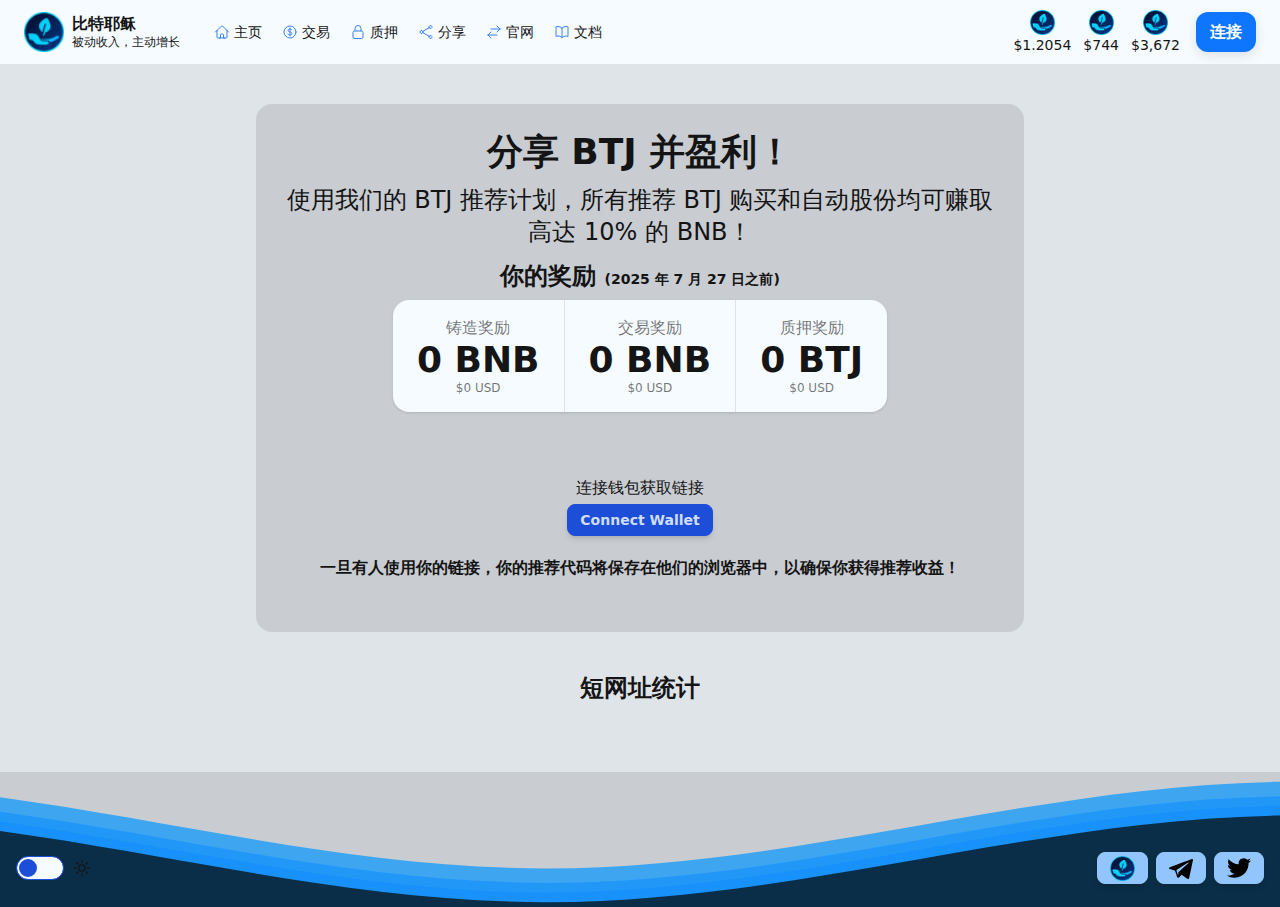
<file: share/index.html>
<!DOCTYPE html><html><head><meta charSet="utf-8"/><meta name="viewport" content="width=device-width, initial-scale=1"/><link rel="stylesheet" href="next/static/css/cdb110ecd09dc2a3.css" data-precedence="next"/><link rel="stylesheet" href="next/static/css/1d1d81d1d22e77a6.css" data-precedence="next"/><link rel="preload" as="script" fetchPriority="low" href="next/static/chunks/webpack-f63c4200414ebc65.js"/><script src="next/static/chunks/fd9d1056-29121f47344cf7b2.js" async=""></script><script src="next/static/chunks/2117-849f9355fd57dd15.js" async=""></script><script src="next/static/chunks/main-app-be3d940aef6bd3eb.js" async=""></script><script src="next/static/chunks/4e88bc13-e5f5e35d66ad0601.js" async=""></script><script src="next/static/chunks/7740-8184feac73947a48.js" async=""></script><script src="next/static/chunks/1541-c4ca9d1370d7b2c3.js" async=""></script><script src="next/static/chunks/8606-56417509eee54216.js" async=""></script><script src="next/static/chunks/5621-11f4b9f82f178923.js" async=""></script><script src="next/static/chunks/app/share/page-bee3130596d96c01.js" async=""></script><script src="next/static/chunks/3145-af099353cb4027d2.js" async=""></script><script src="next/static/chunks/4504-582adda39ef1d56c.js" async=""></script><script src="next/static/chunks/5644-235569edbde9141e.js" async=""></script><script src="next/static/chunks/app/layout-88671a3d514d6298.js" async=""></script><link rel="preload" href="https://www.googletagmanager.com/gtm.js?id=GTM-WG5GBSXC" as="script"/><title>Share BTJ &amp; Earn | BitJesus</title><meta name="description" content="Earn 5% BNB/ETH immediately on all minting referrals, 5% BTJ on all staking deposits and more!"/><meta property="og:title" content="Share BTJ &amp; Earn | BitJesus"/><meta property="og:description" content="Earn 5% BNB/ETH immediately on all minting referrals, 5% BTJ on all staking deposits and more!"/><meta property="og:site_name" content="BitJesus"/><meta property="og:image" content="https://bitjesusai.github.io/featured.png"/><meta property="og:type" content="website"/><meta name="twitter:card" content="summary_large_image"/><meta name="twitter:site" content="@mintstakeshare"/><meta name="twitter:title" content="Share BTJ &amp; Earn | BitJesus"/><meta name="twitter:description" content="Earn 5% BNB/ETH immediately on all minting referrals, 5% BTJ on all staking deposits and more!"/><meta name="twitter:image" content="https://bitjesusai.github.io/featured.png"/><link rel="icon" href="favicon.png" type="image/png"/><script src="next/static/chunks/polyfills-42372ed130431b0a.js" noModule=""></script></head><body><script>!function(){try{var d=document.documentElement,n='data-theme',s='setAttribute';var e=localStorage.getItem('theme');if('system'===e||(!e&&true)){var t='(prefers-color-scheme: dark)',m=window.matchMedia(t);if(m.media!==t||m.matches){d.style.colorScheme = 'dark';d[s](n,'dark')}else{d.style.colorScheme = 'light';d[s](n,'light')}}else if(e){d[s](n,e|| '')}if(e==='light'||e==='dark')d.style.colorScheme=e}catch(e){}}()</script><style>
        #nprogress {
          pointer-events: none;
        }
        #nprogress .bar {
          background: #2299dd;
          position: fixed;
          z-index: 99999;
          top: 0;
          left: 0;
          width: 100%;
          height: 3px;
        }
        /* Fancy blur effect */
        #nprogress .peg {
          display: block;
          position: absolute;
          right: 0px;
          width: 100px;
          height: 100%;
          box-shadow: 0 0 10px #2299dd, 0 0 5px #2299dd;
          opacity: 1.0;
          -webkit-transform: rotate(3deg) translate(0px, -4px);
              -ms-transform: rotate(3deg) translate(0px, -4px);
                  transform: rotate(3deg) translate(0px, -4px);
        }
    </style><div data-rk=""><style>[data-rk]{--rk-blurs-modalOverlay:blur(0px);--rk-fonts-body:SFRounded, ui-rounded, "SF Pro Rounded", -apple-system, BlinkMacSystemFont, "Segoe UI", Roboto, Helvetica, Arial, sans-serif, "Apple Color Emoji", "Segoe UI Emoji", "Segoe UI Symbol";--rk-radii-actionButton:9999px;--rk-radii-connectButton:12px;--rk-radii-menuButton:12px;--rk-radii-modal:24px;--rk-radii-modalMobile:28px;--rk-colors-accentColor:#0E76FD;--rk-colors-accentColorForeground:#FFF;--rk-colors-actionButtonBorder:rgba(0, 0, 0, 0.04);--rk-colors-actionButtonBorderMobile:rgba(0, 0, 0, 0.06);--rk-colors-actionButtonSecondaryBackground:rgba(0, 0, 0, 0.06);--rk-colors-closeButton:rgba(60, 66, 66, 0.8);--rk-colors-closeButtonBackground:rgba(0, 0, 0, 0.06);--rk-colors-connectButtonBackground:#FFF;--rk-colors-connectButtonBackgroundError:#FF494A;--rk-colors-connectButtonInnerBackground:linear-gradient(0deg, rgba(0, 0, 0, 0.03), rgba(0, 0, 0, 0.06));--rk-colors-connectButtonText:#25292E;--rk-colors-connectButtonTextError:#FFF;--rk-colors-connectionIndicator:#30E000;--rk-colors-downloadBottomCardBackground:linear-gradient(126deg, rgba(255, 255, 255, 0) 9.49%, rgba(171, 171, 171, 0.04) 71.04%), #FFFFFF;--rk-colors-downloadTopCardBackground:linear-gradient(126deg, rgba(171, 171, 171, 0.2) 9.49%, rgba(255, 255, 255, 0) 71.04%), #FFFFFF;--rk-colors-error:#FF494A;--rk-colors-generalBorder:rgba(0, 0, 0, 0.06);--rk-colors-generalBorderDim:rgba(0, 0, 0, 0.03);--rk-colors-menuItemBackground:rgba(60, 66, 66, 0.1);--rk-colors-modalBackdrop:rgba(0, 0, 0, 0.3);--rk-colors-modalBackground:#FFF;--rk-colors-modalBorder:transparent;--rk-colors-modalText:#25292E;--rk-colors-modalTextDim:rgba(60, 66, 66, 0.3);--rk-colors-modalTextSecondary:rgba(60, 66, 66, 0.6);--rk-colors-profileAction:#FFF;--rk-colors-profileActionHover:rgba(255, 255, 255, 0.5);--rk-colors-profileForeground:rgba(60, 66, 66, 0.06);--rk-colors-selectedOptionBorder:rgba(60, 66, 66, 0.1);--rk-colors-standby:#FFD641;--rk-shadows-connectButton:0px 4px 12px rgba(0, 0, 0, 0.1);--rk-shadows-dialog:0px 8px 32px rgba(0, 0, 0, 0.32);--rk-shadows-profileDetailsAction:0px 2px 6px rgba(37, 41, 46, 0.04);--rk-shadows-selectedOption:0px 2px 6px rgba(0, 0, 0, 0.24);--rk-shadows-selectedWallet:0px 2px 6px rgba(0, 0, 0, 0.12);--rk-shadows-walletLogo:0px 2px 16px rgba(0, 0, 0, 0.16);}</style><div class="flex flex-col min-h-screen"><!--$!--><template data-dgst="BAILOUT_TO_CLIENT_SIDE_RENDERING"></template><!--/$--><div class="sticky lg:static top-0 navbar bg-base-100 min-h-0 flex-shrink-0 justify-between z-20  px-0 sm:px-2"><div class="navbar-start w-auto lg:w-1/2"><div class="lg:hidden dropdown"><label tabindex="0" class="ml-1 btn btn-ghost hover:bg-transparent"><svg xmlns="http://www.w3.org/2000/svg" fill="none" viewBox="0 0 24 24" stroke-width="1.5" stroke="currentColor" aria-hidden="true" data-slot="icon" class="h-1/2"><path stroke-linecap="round" stroke-linejoin="round" d="M3.75 6.75h16.5M3.75 12h16.5m-16.5 5.25h16.5"></path></svg></label></div><a class="hidden lg:flex items-center gap-2 ml-4 mr-6 shrink-0" href="index.html"><div class="flex relative w-10 h-10"><img alt="BitJesus Logo" loading="lazy" decoding="async" data-nimg="fill" class="cursor-pointer" style="position:absolute;height:100%;width:100%;left:0;top:0;right:0;bottom:0;color:transparent" sizes="100vw" srcSet="next/image?url=%252Flogo.png&amp;w=640&amp;q=75amp;q=7next/image?url=%252Flogo.png&amp;w=750&amp;q=75p;w=750next/image?url=%252Flogo.png&amp;w=828&amp;q=75o.png&anext/image?url=%252Flogo.png&amp;w=1080&amp;q=75=%2Flogonext/image?url=%252Flogo.png&amp;w=1200&amp;q=75mage?urlnext/image?url=%252Flogo.png&amp;w=1920&amp;q=75/next/inext/image?url=%252Flogo.png&amp;w=2048&amp;q=75 1920w, next/image?url=%252Flogo.png&amp;w=3840&amp;q=75amp;q=75 2048w, /next/image?url=%2Flogo.png&amp;w=3840&amp;q=75 3840w" src="next/image?url=%252Flogo.png&amp;w=3840&amp;q=75"/></div><div class="flex flex-col"><span class="font-bold leading-tight">BitJesus</span><span class="text-xs">Passive Earnings, Active Growth</span></div></a><ul class="hidden lg:flex lg:flex-nowrap menu menu-horizontal px-1 gap-2"><li><a class=" hover:bg-secondary hover:shadow-md focus:!bg-secondary active:!text-neutral py-1.5 px-1.5 text-sm rounded-lg gap-1 grid grid-flow-col" href="index.html"><svg xmlns="http://www.w3.org/2000/svg" fill="none" viewBox="0 0 24 24" stroke-width="1.5" stroke="currentColor" aria-hidden="true" data-slot="icon" class="h-4 w-4 stroke-blue-500"><path stroke-linecap="round" stroke-linejoin="round" d="m2.25 12 8.954-8.955c.44-.439 1.152-.439 1.591 0L21.75 12M4.5 9.75v10.125c0 .621.504 1.125 1.125 1.125H9.75v-4.875c0-.621.504-1.125 1.125-1.125h2.25c.621 0 1.125.504 1.125 1.125V21h4.125c.621 0 1.125-.504 1.125-1.125V9.75M8.25 21h8.25"></path></svg><span>Home</span></a></li><li><a class=" hover:bg-secondary hover:shadow-md focus:!bg-secondary active:!text-neutral py-1.5 px-1.5 text-sm rounded-lg gap-1 grid grid-flow-col" href="buy"><svg xmlns="http://www.w3.org/2000/svg" fill="none" viewBox="0 0 24 24" stroke-width="1.5" stroke="currentColor" aria-hidden="true" data-slot="icon" class="h-4 w-4 stroke-blue-500"><path stroke-linecap="round" stroke-linejoin="round" d="M12 6v12m-3-2.818.879.659c1.171.879 3.07.879 4.242 0 1.172-.879 1.172-2.303 0-3.182C13.536 12.219 12.768 12 12 12c-.725 0-1.45-.22-2.003-.659-1.106-.879-1.106-2.303 0-3.182s2.9-.879 4.006 0l.415.33M21 12a9 9 0 1 1-18 0 9 9 0 0 1 18 0Z"></path></svg><span>Swap</span></a></li><li><a class=" hover:bg-secondary hover:shadow-md focus:!bg-secondary active:!text-neutral py-1.5 px-1.5 text-sm rounded-lg gap-1 grid grid-flow-col" href="stake"><svg xmlns="http://www.w3.org/2000/svg" fill="none" viewBox="0 0 24 24" stroke-width="1.5" stroke="currentColor" aria-hidden="true" data-slot="icon" class="h-4 w-4 stroke-blue-500"><path stroke-linecap="round" stroke-linejoin="round" d="M16.5 10.5V6.75a4.5 4.5 0 1 0-9 0v3.75m-.75 11.25h10.5a2.25 2.25 0 0 0 2.25-2.25v-6.75a2.25 2.25 0 0 0-2.25-2.25H6.75a2.25 2.25 0 0 0-2.25 2.25v6.75a2.25 2.25 0 0 0 2.25 2.25Z"></path></svg><span>Stake</span></a></li><li><a class="bg-secondary shadow-md hover:bg-secondary hover:shadow-md focus:!bg-secondary active:!text-neutral py-1.5 px-1.5 text-sm rounded-lg gap-1 grid grid-flow-col" href="share"><svg xmlns="http://www.w3.org/2000/svg" fill="none" viewBox="0 0 24 24" stroke-width="1.5" stroke="currentColor" aria-hidden="true" data-slot="icon" class="h-4 w-4 stroke-blue-500"><path stroke-linecap="round" stroke-linejoin="round" d="M7.217 10.907a2.25 2.25 0 1 0 0 2.186m0-2.186c.18.324.283.696.283 1.093s-.103.77-.283 1.093m0-2.186 9.566-5.314m-9.566 7.5 9.566 5.314m0 0a2.25 2.25 0 1 0 3.935 2.186 2.25 2.25 0 0 0-3.935-2.186Zm0-12.814a2.25 2.25 0 1 0 3.933-2.185 2.25 2.25 0 0 0-3.933 2.185Z"></path></svg><span>Share</span></a></li><li><a class=" hover:bg-secondary hover:shadow-md focus:!bg-secondary active:!text-neutral py-1.5 px-1.5 text-sm rounded-lg gap-1 grid grid-flow-col" href="bridge"><svg xmlns="http://www.w3.org/2000/svg" fill="none" viewBox="0 0 24 24" stroke-width="1.5" stroke="currentColor" aria-hidden="true" data-slot="icon" class="h-4 w-4 stroke-blue-500"><path stroke-linecap="round" stroke-linejoin="round" d="M7.5 21 3 16.5m0 0L7.5 12M3 16.5h13.5m0-13.5L21 7.5m0 0L16.5 12M21 7.5H7.5"></path></svg><span>Bridge</span></a></li><li><a class=" hover:bg-secondary hover:shadow-md focus:!bg-secondary active:!text-neutral py-1.5 px-1.5 text-sm rounded-lg gap-1 grid grid-flow-col" href="https://bitjesusai.github.io/BTJWP.pdf"><svg xmlns="http://www.w3.org/2000/svg" fill="none" viewBox="0 0 24 24" stroke-width="1.5" stroke="currentColor" aria-hidden="true" data-slot="icon" class="h-4 w-4 stroke-blue-500"><path stroke-linecap="round" stroke-linejoin="round" d="M12 6.042A8.967 8.967 0 0 0 6 3.75c-1.052 0-2.062.18-3 .512v14.25A8.987 8.987 0 0 1 6 18c2.305 0 4.408.867 6 2.292m0-14.25a8.966 8.966 0 0 1 6-2.292c1.052 0 2.062.18 3 .512v14.25A8.987 8.987 0 0 0 18 18a8.967 8.967 0 0 0-6 2.292m0-14.25v14.25"></path></svg><span>Docs</span></a></li></ul></div><div class="navbar-end flex-grow mr-4"><div class="flex justify-end gap-3 mr-4 text-center"><a title="BTJ Dexscreener chart" target="_blank" href="https://dexscreener.com/bsc/0x148ae75a19640faaedf93195cf31c2d450eca637"><div class="flex flex-col"><div class="flex justify-center items-center"><img alt="BitJesus" loading="lazy" width="25" height="25" decoding="async" data-nimg="1" style="color:transparent" srcSet="next/image?url=%252Fnext%252Fstatic%252Fmedia%252Fmss.2682fec2.png&amp;w=32&amp;q=75amp;qnext/image?url=%252Fnext%252Fstatic%252Fmedia%252Fmss.2682fec2.png&amp;w=64&amp;q=75mp;w=64&amp;q=75 2x" src="next/image?url=%252Fnext%252Fstatic%252Fmedia%252Fmss.2682fec2.png&amp;w=64&amp;q=75"/></div><div class="text-sm">$<!-- -->0</div></div></a><div class="flex flex-col"><div class="flex justify-center items-center"><img alt="BNB" loading="lazy" width="25" height="25" decoding="async" data-nimg="1" style="color:transparent" srcSet="next/image?url=%252Fnext%252Fstatic%252Fmedia%252Fbnb.5ecaf27b.png&amp;w=32&amp;q=75amp;qnext/image?url=%252Fnext%252Fstatic%252Fmedia%252Fbnb.5ecaf27b.png&amp;w=64&amp;q=75mp;w=64&amp;q=75 2x" src="next/image?url=%252Fnext%252Fstatic%252Fmedia%252Fbnb.5ecaf27b.png&amp;w=64&amp;q=75"/></div><div class="text-sm">$<!-- -->0</div></div><div class="flex flex-col"><div class="flex justify-center items-center"><img alt="Ethereum" loading="lazy" width="25" height="25" decoding="async" data-nimg="1" style="color:transparent" srcSet="next/image?url=%252Fnext%252Fstatic%252Fmedia%252Fethereum.cd69eac1.png&amp;w=32&amp;q=75amp;qnext/image?url=%252Fnext%252Fstatic%252Fmedia%252Fethereum.cd69eac1.png&amp;w=64&amp;q=75mp;w=64&amp;q=75 2x" src="next/image?url=%252Fnext%252Fstatic%252Fmedia%252Fethereum.cd69eac1.png&amp;w=64&amp;q=75"/></div><div class="text-sm">$<!-- -->0</div></div></div><div class="iekbcc0 ju367va ju367v1s" aria-hidden="true" style="opacity:0;pointer-events:none;user-select:none"><button class="iekbcc0 iekbcc9 ju367v78 ju367v7t ju367v9i ju367vn ju367vei ju367vf3 ju367v16 ju367v1h ju367v2g ju367v8u _12cbo8i3 ju367v8r _12cbo8i4 _12cbo8i6" type="button" data-testid="rk-connect-button">Connect</button></div></div></div><main class="relative flex flex-col flex-1"><div class="flex items-center flex-col flex-grow pt-10"><div class="px-0  max-w-3xl"><div class=" bg-base-300 text-neutral-content  sm:px-6 px-0 py-7 rounded-2xl"><div class="items-center text-center"><h1 class="text-center pb-1"><span class="block text-4xl font-bold">Share BTJ and Earn!</span></h1><span class="block text-2xl mt-2 pb-3">Using our BTJ NFT Referral program, earn up to 10% BNB on all referral BTJ Buy &amp; Auto stakes!</span><div class="grid  gap-4 items-center w-full justify-center"><div class="items-center justify-center"><h2 class="font-bold text-2xl">Your Rewards <span class="text-sm">(Prior to Mar 27, 2025)</span></h2><div class="flex flex-grow flex-auto"><div class="flex flex-col"><div class="stats stats-vertical w-96 lg:stats-horizontal lg:w-auto shadow mb-7"><div class="stat text-center"><div class="stat-title">铸造奖励</div><div class="stat-value">0<!-- --> </div><div class="stat-desc">$0<!-- --> <!-- -->USD</div></div><div class="stat text-center"><div class="stat-title">Swap Rewards</div><div class="stat-value">0<!-- --> </div><div class="stat-desc">$0<!-- --> <!-- -->USD</div></div><div class="stat text-center"><div class="stat-title">Staking Rewards</div><div class="stat-value">0<!-- --> <!-- -->BTJ</div><div class="stat-desc">$0<!-- --> <!-- -->USD</div></div></div></div></div></div></div></div><div class="flex max-w-6xl pt-10 items-center  justify-center"><div class="text-center   "><div><h3>Connect wallet to get link</h3><button class="btn btn-primary btn-sm" type="button">Connect Wallet</button></div><br/><div></div><h3 class="px-5 pb-5 font-bold">Once someone uses your link, your referral code will be saved in their browser to ensure you get credit!</h3></div></div></div><div class="flex max-w-6xl pt-10 items-center  justify-center"><div class="text-center   "><h3 class="text-2xl pb-5 font-bold">ShortURL Stats</h3><div></div></div></div></div></div><div class=" bg-base-300"><svg class="waves" xmlns="http://www.w3.org/2000/svg" xmlns:xlink="http://www.w3.org/1999/xlink" viewBox="0 24 150 28" preserveAspectRatio="none" shape-rendering="auto"><defs><path id="gentle-wave" d="M-160 44c30 0 58-18 88-18s 58 18 88 18 58-18 88-18 58 18 88 18 v44h-352z"></path></defs><g class="parallax"><use xlink:href="#gentle-wave" x="48" y="0" fill="rgba(3,148,255,0.7"></use><use xlink:href="#gentle-wave" x="48" y="3" fill="rgba(3,140,255,0.5)"></use><use xlink:href="#gentle-wave" x="48" y="5" fill="rgba(3,130,255,0.3)"></use><use xlink:href="#gentle-wave" x="48" y="7" fill="#0a2e47"></use></g></svg></div></main><div class="min-h-0 py-0 px-1 mb-0 lg:mb-0"><div><div class="fixed flex justify-between items-center w-full z-10 p-4 bottom-0 left-0 pointer-events-none"><div class="flex flex-col md:flex-row gap-2 pointer-events-auto"></div><div class="fixed flex justify-end items-center w-full z-10 p-4 bottom-0 left-0 pointer-events-none"><div class="flex flex-col md:flex-row gap-2 pointer-events-auto"><button class="btn btn-secondary btn-sm font-normal gap-1" title="Add BTJ to Metamask"><img alt="Metamask Fox" loading="lazy" width="25" height="25" decoding="async" data-nimg="1" style="color:transparent" srcSet="next/image?url=%252Fnext%252Fstatic%252Fmedia%252Fmetamask.f11c965c.png&amp;w=32&amp;q=75amp;qnext/image?url=%252Fnext%252Fstatic%252Fmedia%252Fmetamask.f11c965c.png&amp;w=64&amp;q=75mp;w=64&amp;q=75 2x" src="next/image?url=%252Fnext%252Fstatic%252Fmedia%252Fmetamask.f11c965c.png&amp;w=64&amp;q=75"/></button><a target="_blank" title="Telegram" class="btn btn-secondary btn-sm font-normal gap-1" href="https://t.me/BitJesusAi"><svg width="24" height="24" style="fill-rule:evenodd;clip-rule:evenodd;stroke-linejoin:round;stroke-miterlimit:1.41421"><path id="telegram-1" d="M18.384,22.779c0.322,0.228 0.737,0.285 1.107,0.145c0.37,-0.141 0.642,-0.457 0.724,-0.84c0.869,-4.084 2.977,-14.421 3.768,-18.136c0.06,-0.28 -0.04,-0.571 -0.26,-0.758c-0.22,-0.187 -0.525,-0.241 -0.797,-0.14c-4.193,1.552 -17.106,6.397 -22.384,8.35c-0.335,0.124 -0.553,0.446 -0.542,0.799c0.012,0.354 0.25,0.661 0.593,0.764c2.367,0.708 5.474,1.693 5.474,1.693c0,0 1.452,4.385 2.209,6.615c0.095,0.28 0.314,0.5 0.603,0.576c0.288,0.075 0.596,-0.004 0.811,-0.207c1.216,-1.148 3.096,-2.923 3.096,-2.923c0,0 3.572,2.619 5.598,4.062Zm-11.01,-8.677l1.679,5.538l0.373,-3.507c0,0 6.487,-5.851 10.185,-9.186c0.108,-0.098 0.123,-0.262 0.033,-0.377c-0.089,-0.115 -0.253,-0.142 -0.376,-0.064c-4.286,2.737 -11.894,7.596 -11.894,7.596Z"></path></svg></a><a target="_blank" title="Twitter" class="btn btn-secondary btn-sm font-normal gap-1" href="https://x.com/BitJesusai"><svg xmlns="http://www.w3.org/2000/svg" width="24" height="24" viewBox="0 0 24 24"><path d="M24 4.557c-.883.392-1.832.656-2.828.775 1.017-.609 1.798-1.574 2.165-2.724-.951.564-2.005.974-3.127 1.195-.897-.957-2.178-1.555-3.594-1.555-3.179 0-5.515 2.966-4.797 6.045-4.091-.205-7.719-2.165-10.148-5.144-1.29 2.213-.669 5.108 1.523 6.574-.806-.026-1.566-.247-2.229-.616-.054 2.281 1.581 4.415 3.949 4.89-.693.188-1.452.232-2.224.084.626 1.956 2.444 3.379 4.6 3.419-2.07 1.623-4.678 2.348-7.29 2.04 2.179 1.397 4.768 2.212 7.548 2.212 9.142 0 14.307-7.721 13.995-14.646.962-.695 1.797-1.562 2.457-2.549z"></path></svg></a></div></div></div></div><div class="w-full"></div></div></div><div id="_rht_toaster" style="position:fixed;z-index:9999;top:16px;left:16px;right:16px;bottom:16px;pointer-events:none"></div></div><script src="next/static/chunks/webpack-f63c4200414ebc65.js" async=""></script><script>(self._next_f=self._next_f||[]).push([0]);self._next_f.push([2,null])</script><script>self._next_f.push([1,"1:HL[\"/next/static/css/cdb110ecd09dc2a3.css\",\"style\"]\n2:HL[\"/next/static/css/1d1d81d1d22e77a6.css\",\"style\"]\n"])</script><script>self._next_f.push([1,"3:I[12846,[],\"\"]\n5:I[53557,[\"9472\",\"static/chunks/4e88bc13-e5f5e35d66ad0601.js\",\"7740\",\"static/chunks/7740-8184feac73947a48.js\",\"1541\",\"static/chunks/1541-c4ca9d1370d7b2c3.js\",\"8606\",\"static/chunks/8606-56417509eee54216.js\",\"5621\",\"static/chunks/5621-11f4b9f82f178923.js\",\"7736\",\"static/chunks/app/share/page-bee3130596d96c01.js\"],\"default\"]\n6:I[68255,[\"9472\",\"static/chunks/4e88bc13-e5f5e35d66ad0601.js\",\"7740\",\"static/chunks/7740-8184feac73947a48.js\",\"1541\",\"static/chunks/1541-c4ca9d1370d7b2c3.js\",\"8606\",\"static/chunks/8606-56417509eee54216.js\",\"5621\",\"static/chunks/5621-11f4b9f82f178923.js\",\"7736\",\"static/chunks/app/share/page-bee3130596d96c01.js\"],\"default\"]\n7:I[43760,[\"9472\",\"static/chunks/4e88bc13-e5f5e35d66ad0601.js\",\"7740\",\"static/chunks/7740-8184feac73947a48.js\",\"1541\",\"static/chunks/1541-c4ca9d1370d7b2c3.js\",\"8606\",\"static/chunks/8606-56417509eee54216.js\",\"5621\",\"static/chunks/5621-11f4b9f82f178923.js\",\"7736\",\"static/chunks/app/share/page-bee3130596d96c01.js\"],\"SharingUserData\"]\n8:I[4707,[],\"\"]\n9:I[36423,[],\"\"]\na:I[75495,[\"9472\",\"static/chunks/4e88bc13-e5f5e35d66ad0601.js\",\"7740\",\"static/chunks/7740-8184feac73947a48.js\",\"1541\",\"static/chunks/1541-c4ca9d1370d7b2c3.js\",\"3145\",\"static/chunks/3145-af099353cb4027d2.js\",\"8606\",\"static/chunks/8606-56417509eee54216.js\",\"4504\",\"static/chunks/4504-582adda39ef1d56c.js\",\"5621\",\"static/chunks/5621-11f4b9f82f178923.js\",\"5644\",\"static/chunks/5644-235569edbde9141e.js\",\"3185\",\"static/chunks/app/layout-88671a3d514d6298.js\"],\"ThemeProvider\"]\nb:I[45644,[\"9472\",\"static/chunks/4e88bc13-e5f5e35d66ad0601.js\",\"7740\",\"static/chunks/7740-8184feac73947a48.js\",\"1541\",\"static/chunks/1541-c4ca9d1370d7b2c3.js\",\"3145\",\"static/chunks/3145-af099353cb4027d2.js\",\"8606\",\"static/chunks/8606-56417509eee54216.js\",\"4504\",\"static/chunks/4504-582adda39ef1d56c.js\",\"5621\",\"static/chunks/5621-11f4b9f82f178923.js\",\"5644\",\"static/chunks/5644-235569edbde9141e.js\",\"3185\",\"static/chunks/app/layout-88671a3d514d6298.js\"],\"ScaffoldEthAppWithProviders\"]\nc:I[98087,[\"9472\",\"static/chunks/4e88bc13-e5f5e35d66ad0601."])</script><script>self._next_f.push([1,"js\",\"7740\",\"static/chunks/7740-8184feac73947a48.js\",\"1541\",\"static/chunks/1541-c4ca9d1370d7b2c3.js\",\"3145\",\"static/chunks/3145-af099353cb4027d2.js\",\"8606\",\"static/chunks/8606-56417509eee54216.js\",\"4504\",\"static/chunks/4504-582adda39ef1d56c.js\",\"5621\",\"static/chunks/5621-11f4b9f82f178923.js\",\"5644\",\"static/chunks/5644-235569edbde9141e.js\",\"3185\",\"static/chunks/app/layout-88671a3d514d6298.js\"],\"GoogleTagManager\"]\ne:I[61060,[],\"\"]\nf:[]\n"])</script><script>self._next_f.push([1,"0:[\"$\",\"$L3\",null,{\"buildId\":\"H4R9oUgNQF0qR-8ZM_lQb\",\"assetPrefix\":\"\",\"urlParts\":[\"\",\"share\"],\"initialTree\":[\"\",{\"children\":[\"share\",{\"children\":[\"__PAGE__\",{}]}]},\"$undefined\",\"$undefined\",true],\"initialSeedData\":[\"\",{\"children\":[\"share\",{\"children\":[\"__PAGE__\",{},[[\"$L4\",[\"$\",\"div\",null,{\"className\":\"flex items-center flex-col flex-grow pt-10\",\"children\":[\"$\",\"div\",null,{\"className\":\"px-0  max-w-3xl\",\"children\":[[\"$\",\"div\",null,{\"className\":\" bg-base-300 text-neutral-content  sm:px-6 px-0 py-7 rounded-2xl\",\"children\":[[\"$\",\"div\",null,{\"className\":\"items-center text-center\",\"children\":[[\"$\",\"h1\",null,{\"className\":\"text-center pb-1\",\"children\":[\"$\",\"span\",null,{\"className\":\"block text-4xl font-bold\",\"children\":\"分享 BTJ 并盈利！\"}]}],[\"$\",\"span\",null,{\"className\":\"block text-2xl mt-2 pb-3\",\"children\":\"使用我们的 BTJ 推荐计划，所有推荐 BTJ 购买和自动股份均可赚取高达 10% 的 BNB！\"}],[\"$\",\"div\",null,{\"className\":\"grid  gap-4 items-center w-full justify-center\",\"children\":[\"$\",\"div\",null,{\"className\":\"items-center justify-center\",\"children\":[[\"$\",\"h2\",null,{\"className\":\"font-bold text-2xl\",\"children\":[\"你的奖励 \",[\"$\",\"span\",null,{\"className\":\"text-sm\",\"children\":\"(2025 年 7 月 27 日之前)\"}]]}],[\"$\",\"$L5\",null,{}]]}]}]]}],[\"$\",\"$L6\",null,{}]]}],[\"$\",\"div\",null,{\"className\":\"flex max-w-6xl pt-10 items-center  justify-center\",\"children\":[\"$\",\"div\",null,{\"className\":\"text-center   \",\"children\":[[\"$\",\"h3\",null,{\"className\":\"text-2xl pb-5 font-bold\",\"children\":\"短网址统计\"}],[\"$\",\"$L7\",null,{}]]}]}]]}]}],null],null],null]},[[null,[\"$\",\"$L8\",null,{\"parallelRouterKey\":\"children\",\"segmentPath\":[\"children\",\"share\",\"children\"],\"error\":\"$undefined\",\"errorStyles\":\"$undefined\",\"errorScripts\":\"$undefined\",\"template\":[\"$\",\"$L9\",null,{}],\"templateStyles\":\"$undefined\",\"templateScripts\":\"$undefined\",\"notFound\":\"$undefined\",\"notFoundStyles\":\"$undefined\"}]],null],null]},[[[[\"$\",\"link\",\"0\",{\"rel\":\"stylesheet\",\"href\":\"/next/static/css/cdb110ecd09dc2a3.css\",\"precedence\":\"next\",\"crossOrigin\":\"$undefined\"}],[\"$\",\"link\",\"1\",{\"rel\":\"stylesheet\",\"href\":\"/next/static/css/1d1d81d1d22e77a6.css\",\"precedence\":\"next\",\"crossOrigin\":\"$undefined\"}]],[\"$\",\"html\",null,{\"suppressHydrationWarning\":true,\"children\":[[\"$\",\"head\",null,{}],[\"$\",\"body\",null,{\"children\":[\"$\",\"$La\",null,{\"enableSystem\":true,\"children\":[\"$\",\"$Lb\",null,{\"children\":[[\"$\",\"$L8\",null,{\"parallelRouterKey\":\"children\",\"segmentPath\":[\"children\"],\"error\":\"$undefined\",\"errorStyles\":\"$undefined\",\"errorScripts\":\"$undefined\",\"template\":[\"$\",\"$L9\",null,{}],\"templateStyles\":\"$undefined\",\"templateScripts\":\"$undefined\",\"notFound\":[[\"$\",\"title\",null,{\"children\":\"404：找不到此页面。\"}],[\"$\",\"div\",null,{\"style\":{\"fontFamily\":\"system-ui,\\\"Segoe UI\\\",Roboto,Helvetica,Arial,sans-serif,\\\"Apple Color Emoji\\\",\\\"Segoe UI Emoji\\\"\",\"height\":\"100vh\",\"textAlign\":\"center\",\"display\":\"flex\",\"flexDirection\":\"column\",\"alignItems\":\"center\",\"justifyContent\":\"center\"},\"children\":[\"$\",\"div\",null,{\"children\":[[\"$\",\"style\",null,{\"dangerouslySetInnerHTML\":{\"__html\":\"body{color:#000;background:#fff;margin:0}.next-error-h1{border-right:1px solid rgba(0,0,0,.3)}@media (prefers-color-scheme:dark){body{color:#fff;background:#000}.next-error-h1{border-right:1px solid rgba(255,255,255,.3)}}\"}}],[\"$\",\"h1\",null,{\"className\":\"next-error-h1\",\"style\":{\"display\":\"inline-block\",\"margin\":\"0 20px 0 0\",\"padding\":\"0 23px 0 0\",\"fontSize\":24,\"fontWeight\":500,\"verticalAlign\":\"top\",\"lineHeight\":\"49px\"},\"children\":\"404\"}],[\"$\",\"div\",null,{\"style\":{\"display\":\"inline-block\"},\"children\":[\"$\",\"h2\",null,{\"style\":{\"fontSize\":14,\"fontWeight\":400,\"lineHeight\":\"49px\",\"margin\":0},\"children\":\"找不到此页面。\"}]}]]}]}]],\"notFoundStyles\":[]}],[\"$\",\"div\",null,{\"className\":\" bg-base-300\",\"children\":[\"$\",\"svg\",null,{\"className\":\"waves\",\"xmlns\":\"http://www.w3.org/2000/svg\",\"xmlnsXlink\":\"http://www.w3.org/1999/xlink\",\"viewBox\":\"0 24 150 28\",\"preserveAspectRatio\":\"none\",\"shapeRendering\":\"auto\",\"children\":[[\"$\",\"defs\",null,{\"children\":[\"$\",\"path\",null,{\"id\":\"gentle-wave\",\"d\":\"M-160 44c30 0 58-18 88-18s 58 18 88 18 58-18 88-18 58 18 88 18 v44h-352z\"}]}],[\"$\",\"g\",null,{\"className\":\"parallax\",\"children\":[[\"$\",\"use\",null,{\"xlinkHref\":\"#gentle-wave\",\"x\":\"48\",\"y\":\"0\",\"fill\":\"rgba(3,148,255,0.7\"}],[\"$\",\"use\",null,{\"xlinkHref\":\"#gentle-wave\",\"x\":\"48\",\"y\":\"3\",\"fill\":\"rgba(3,140,255,0.5)\"}],[\"$\",\"use\",null,{\"xlinkHref\":\"#gentle-wave\",\"x\":\"48\",\"y\":\"5\",\"fill\":\"rgba(3,130,255,0.3)\"}],[\"$\",\"use\",null,{\"xlinkHref\":\"#gentle-wave\",\"x\":\"48\",\"y\":\"7\",\"fill\":\"#0a2e47\"}]]}]]}]}]]}]}]}],[\"$\",\"$Lc\",null,{\"gtmId\":\"GTM-WG5GBSXC\"}]]}]],null],null],\"couldBeIntercepted\":false,\"initialHead\":[null,\"$Ld\"],\"globalErrorComponent\":\"$e\",\"missingSlots\":\"$Wf\"}]\n"])</script><script>self._next_f.push([1,"d:[[\"$\",\"meta\",\"0\",{\"name\":\"viewport\",\"content\":\"width=device-width, initial-scale=1\"}],[\"$\",\"meta\",\"1\",{\"charSet\":\"utf-8\"}],[\"$\",\"title\",\"2\",{\"children\":\"分享 BTJ \u0026 赚取 | BitJesus\"}],[\"$\",\"meta\",\"3\",{\"name\":\"description\",\"content\":\"Earn 5% BNB/ETH immediately on all minting referrals, 5% BTJ on all staking deposits and more!\"}],[\"$\",\"meta\",\"4\",{\"property\":\"og:title\",\"content\":\"Share BTJ \u0026 Earn | BitJesus\"}],[\"$\",\"meta\",\"5\",{\"property\":\"og:description\",\"content\":\"Earn 5% BNB/ETH immediately on all minting referrals, 5% BTJ on all staking deposits and more!\"}],[\"$\",\"meta\",\"6\",{\"property\":\"og:site_name\",\"content\":\"BitJesus\"}],[\"$\",\"meta\",\"7\",{\"property\":\"og:image\",\"content\":\"https://bitjesusai.github.io/featured.png\"}],[\"$\",\"meta\",\"8\",{\"property\":\"og:type\",\"content\":\"website\"}],[\"$\",\"meta\",\"9\",{\"name\":\"twitter:card\",\"content\":\"summary_large_image\"}],[\"$\",\"meta\",\"10\",{\"name\":\"twitter:site\",\"content\":\"@mintstakeshare\"}],[\"$\",\"meta\",\"11\",{\"name\":\"twitter:title\",\"content\":\"Share BTJ \u0026 Earn | BitJesus\"}],[\"$\",\"meta\",\"12\",{\"name\":\"twitter:description\",\"content\":\"Earn 5% BNB/ETH immediately on all minting referrals, 5% BTJ on all staking deposits and more!\"}],[\"$\",\"meta\",\"13\",{\"name\":\"twitter:image\",\"content\":\"https://bitjesusai.github.io/featured.png\"}],[\"$\",\"link\",\"14\",{\"rel\":\"icon\",\"href\":\"/favicon.png\",\"type\":\"image/png\"}]]\n4:null\n"])</script></body></html>
</file>
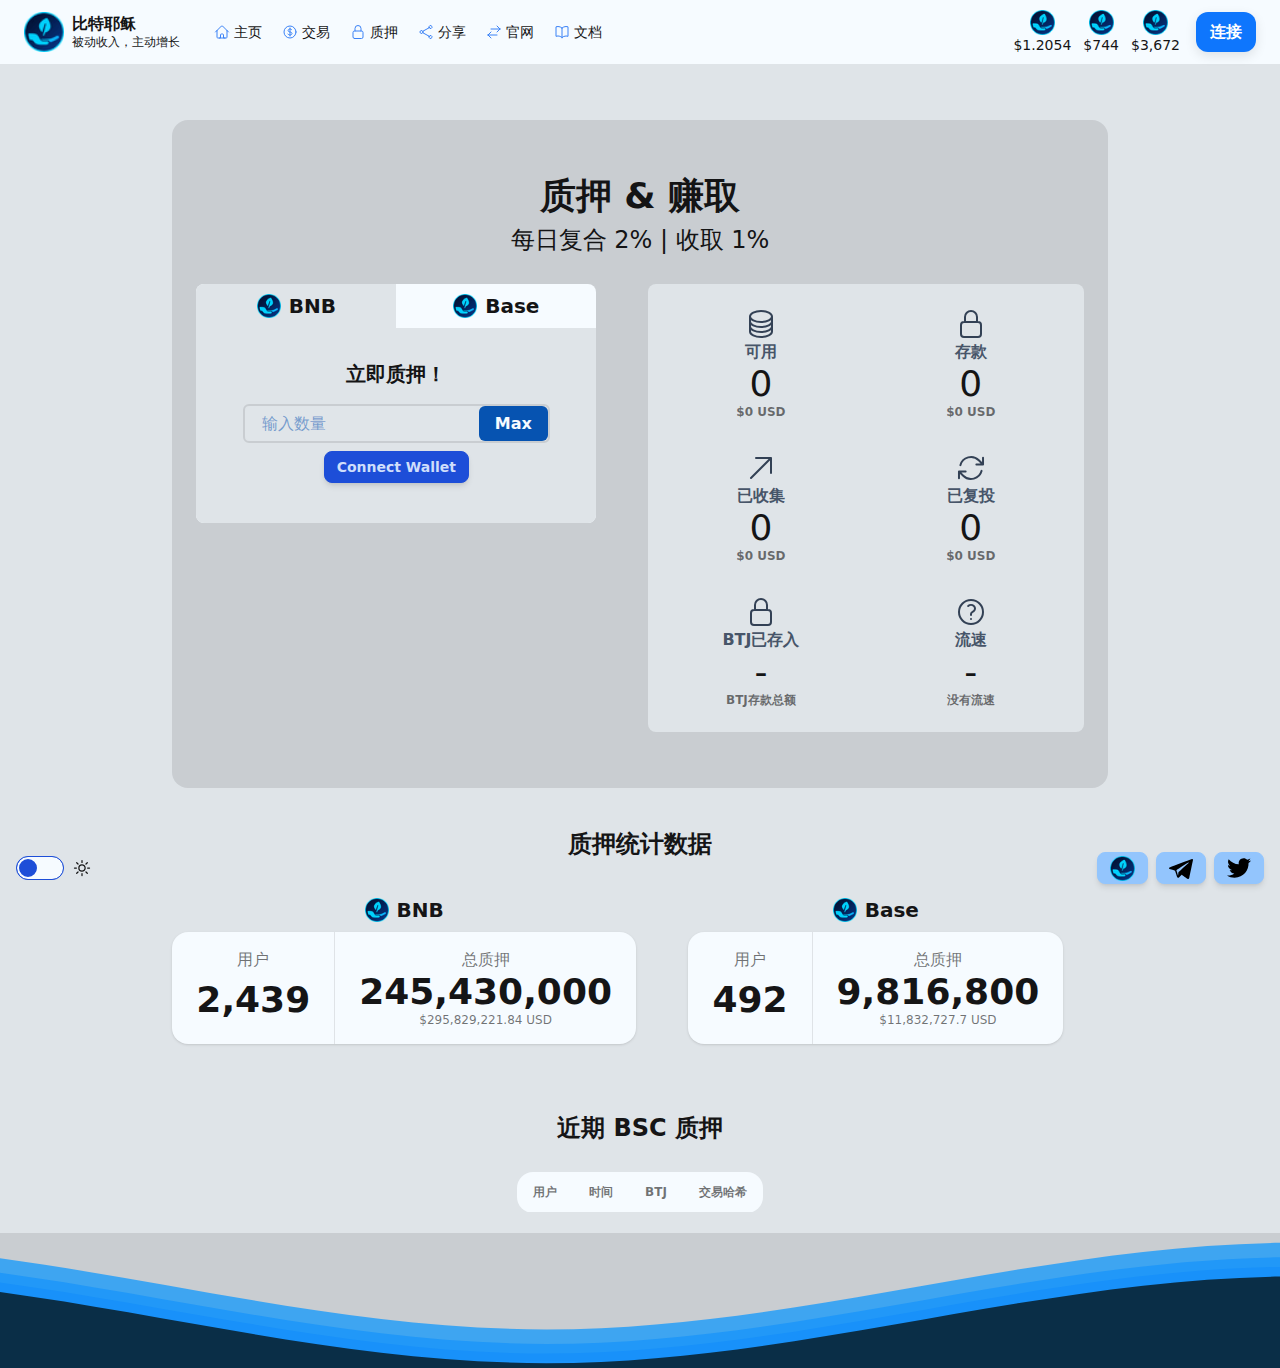
<file: stake/index.html>
<!DOCTYPE html><html><head><meta charSet="utf-8"/><meta name="viewport" content="width=device-width, initial-scale=1"/><link rel="stylesheet" href="next/static/css/cdb110ecd09dc2a3.css" data-precedence="next"/><link rel="stylesheet" href="next/static/css/1d1d81d1d22e77a6.css" data-precedence="next"/><link rel="preload" as="script" fetchPriority="low" href="next/static/chunks/webpack-f63c4200414ebc65.js"/><script src="next/static/chunks/fd9d1056-29121f47344cf7b2.js" async=""></script><script src="next/static/chunks/2117-849f9355fd57dd15.js" async=""></script><script src="next/static/chunks/main-app-be3d940aef6bd3eb.js" async=""></script><script src="next/static/chunks/4e88bc13-e5f5e35d66ad0601.js" async=""></script><script src="next/static/chunks/7740-8184feac73947a48.js" async=""></script><script src="next/static/chunks/1541-c4ca9d1370d7b2c3.js" async=""></script><script src="next/static/chunks/3145-af099353cb4027d2.js" async=""></script><script src="next/static/chunks/8606-56417509eee54216.js" async=""></script><script src="next/static/chunks/4504-582adda39ef1d56c.js" async=""></script><script src="next/static/chunks/5621-11f4b9f82f178923.js" async=""></script><script src="next/static/chunks/5644-235569edbde9141e.js" async=""></script><script src="next/static/chunks/app/layout-88671a3d514d6298.js" async=""></script><script src="next/static/chunks/app/stake/page-6cc342ef1ab3bb16.js" async=""></script><link rel="preload" href="https://www.googletagmanager.com/gtm.js?id=GTM-WG5GBSXC" as="script"/><title>Staking - Earn 2% Daily | BitJesus</title><meta name="description" content="Stake your $BTJ tokens to earn 2% daily!"/><meta property="og:title" content="Staking - Earn 2% Daily | BitJesus"/><meta property="og:description" content="Stake your $BTJ tokens to earn 2% daily!"/><meta property="og:site_name" content="BitJesus"/><meta property="og:image" content="https://bitjesusai.github.io/featured.png"/><meta property="og:type" content="website"/><meta name="twitter:card" content="summary_large_image"/><meta name="twitter:site" content="@mintstakeshare"/><meta name="twitter:title" content="Staking - Earn 2% Daily | BitJesus"/><meta name="twitter:description" content="Stake your $BTJ tokens to earn 2% daily!"/><meta name="twitter:image" content="https://bitjesusai.github.io/featured.png"/><link rel="icon" href="favicon.png" type="image/png"/><script src="next/static/chunks/polyfills-42372ed130431b0a.js" noModule=""></script></head><body><script>!function(){try{var d=document.documentElement,n='data-theme',s='setAttribute';var e=localStorage.getItem('theme');if('system'===e||(!e&&true)){var t='(prefers-color-scheme: dark)',m=window.matchMedia(t);if(m.media!==t||m.matches){d.style.colorScheme = 'dark';d[s](n,'dark')}else{d.style.colorScheme = 'light';d[s](n,'light')}}else if(e){d[s](n,e|| '')}if(e==='light'||e==='dark')d.style.colorScheme=e}catch(e){}}()</script><style>
        #nprogress {
          pointer-events: none;
        }
        #nprogress .bar {
          background: #2299dd;
          position: fixed;
          z-index: 99999;
          top: 0;
          left: 0;
          width: 100%;
          height: 3px;
        }
        /* Fancy blur effect */
        #nprogress .peg {
          display: block;
          position: absolute;
          right: 0px;
          width: 100px;
          height: 100%;
          box-shadow: 0 0 10px #2299dd, 0 0 5px #2299dd;
          opacity: 1.0;
          -webkit-transform: rotate(3deg) translate(0px, -4px);
              -ms-transform: rotate(3deg) translate(0px, -4px);
                  transform: rotate(3deg) translate(0px, -4px);
        }
    </style><div data-rk=""><style>[data-rk]{--rk-blurs-modalOverlay:blur(0px);--rk-fonts-body:SFRounded, ui-rounded, "SF Pro Rounded", -apple-system, BlinkMacSystemFont, "Segoe UI", Roboto, Helvetica, Arial, sans-serif, "Apple Color Emoji", "Segoe UI Emoji", "Segoe UI Symbol";--rk-radii-actionButton:9999px;--rk-radii-connectButton:12px;--rk-radii-menuButton:12px;--rk-radii-modal:24px;--rk-radii-modalMobile:28px;--rk-colors-accentColor:#0E76FD;--rk-colors-accentColorForeground:#FFF;--rk-colors-actionButtonBorder:rgba(0, 0, 0, 0.04);--rk-colors-actionButtonBorderMobile:rgba(0, 0, 0, 0.06);--rk-colors-actionButtonSecondaryBackground:rgba(0, 0, 0, 0.06);--rk-colors-closeButton:rgba(60, 66, 66, 0.8);--rk-colors-closeButtonBackground:rgba(0, 0, 0, 0.06);--rk-colors-connectButtonBackground:#FFF;--rk-colors-connectButtonBackgroundError:#FF494A;--rk-colors-connectButtonInnerBackground:linear-gradient(0deg, rgba(0, 0, 0, 0.03), rgba(0, 0, 0, 0.06));--rk-colors-connectButtonText:#25292E;--rk-colors-connectButtonTextError:#FFF;--rk-colors-connectionIndicator:#30E000;--rk-colors-downloadBottomCardBackground:linear-gradient(126deg, rgba(255, 255, 255, 0) 9.49%, rgba(171, 171, 171, 0.04) 71.04%), #FFFFFF;--rk-colors-downloadTopCardBackground:linear-gradient(126deg, rgba(171, 171, 171, 0.2) 9.49%, rgba(255, 255, 255, 0) 71.04%), #FFFFFF;--rk-colors-error:#FF494A;--rk-colors-generalBorder:rgba(0, 0, 0, 0.06);--rk-colors-generalBorderDim:rgba(0, 0, 0, 0.03);--rk-colors-menuItemBackground:rgba(60, 66, 66, 0.1);--rk-colors-modalBackdrop:rgba(0, 0, 0, 0.3);--rk-colors-modalBackground:#FFF;--rk-colors-modalBorder:transparent;--rk-colors-modalText:#25292E;--rk-colors-modalTextDim:rgba(60, 66, 66, 0.3);--rk-colors-modalTextSecondary:rgba(60, 66, 66, 0.6);--rk-colors-profileAction:#FFF;--rk-colors-profileActionHover:rgba(255, 255, 255, 0.5);--rk-colors-profileForeground:rgba(60, 66, 66, 0.06);--rk-colors-selectedOptionBorder:rgba(60, 66, 66, 0.1);--rk-colors-standby:#FFD641;--rk-shadows-connectButton:0px 4px 12px rgba(0, 0, 0, 0.1);--rk-shadows-dialog:0px 8px 32px rgba(0, 0, 0, 0.32);--rk-shadows-profileDetailsAction:0px 2px 6px rgba(37, 41, 46, 0.04);--rk-shadows-selectedOption:0px 2px 6px rgba(0, 0, 0, 0.24);--rk-shadows-selectedWallet:0px 2px 6px rgba(0, 0, 0, 0.12);--rk-shadows-walletLogo:0px 2px 16px rgba(0, 0, 0, 0.16);}</style><div class="flex flex-col min-h-screen"><!--$!--><template data-dgst="BAILOUT_TO_CLIENT_SIDE_RENDERING"></template><!--/$--><div class="sticky lg:static top-0 navbar bg-base-100 min-h-0 flex-shrink-0 justify-between z-20  px-0 sm:px-2"><div class="navbar-start w-auto lg:w-1/2"><div class="lg:hidden dropdown"><label tabindex="0" class="ml-1 btn btn-ghost hover:bg-transparent"><svg xmlns="http://www.w3.org/2000/svg" fill="none" viewBox="0 0 24 24" stroke-width="1.5" stroke="currentColor" aria-hidden="true" data-slot="icon" class="h-1/2"><path stroke-linecap="round" stroke-linejoin="round" d="M3.75 6.75h16.5M3.75 12h16.5m-16.5 5.25h16.5"></path></svg></label></div><a class="hidden lg:flex items-center gap-2 ml-4 mr-6 shrink-0" href="index.html"><div class="flex relative w-10 h-10"><img alt="BitJesus Logo" loading="lazy" decoding="async" data-nimg="fill" class="cursor-pointer" style="position:absolute;height:100%;width:100%;left:0;top:0;right:0;bottom:0;color:transparent" sizes="100vw" srcSet="next/image?url=%252Flogo.png&amp;w=640&amp;q=75amp;q=7next/image?url=%252Flogo.png&amp;w=750&amp;q=75p;w=750next/image?url=%252Flogo.png&amp;w=828&amp;q=75o.png&anext/image?url=%252Flogo.png&amp;w=1080&amp;q=75=%2Flogonext/image?url=%252Flogo.png&amp;w=1200&amp;q=75mage?urlnext/image?url=%252Flogo.png&amp;w=1920&amp;q=75/next/inext/image?url=%252Flogo.png&amp;w=2048&amp;q=75 1920w, next/image?url=%252Flogo.png&amp;w=3840&amp;q=75amp;q=75 2048w, /next/image?url=%2Flogo.png&amp;w=3840&amp;q=75 3840w" src="next/image?url=%252Flogo.png&amp;w=3840&amp;q=75"/></div><div class="flex flex-col"><span class="font-bold leading-tight">BitJesus</span><span class="text-xs">Passive Earnings, Active Growth</span></div></a><ul class="hidden lg:flex lg:flex-nowrap menu menu-horizontal px-1 gap-2"><li><a class=" hover:bg-secondary hover:shadow-md focus:!bg-secondary active:!text-neutral py-1.5 px-1.5 text-sm rounded-lg gap-1 grid grid-flow-col" href="index.html"><svg xmlns="http://www.w3.org/2000/svg" fill="none" viewBox="0 0 24 24" stroke-width="1.5" stroke="currentColor" aria-hidden="true" data-slot="icon" class="h-4 w-4 stroke-blue-500"><path stroke-linecap="round" stroke-linejoin="round" d="m2.25 12 8.954-8.955c.44-.439 1.152-.439 1.591 0L21.75 12M4.5 9.75v10.125c0 .621.504 1.125 1.125 1.125H9.75v-4.875c0-.621.504-1.125 1.125-1.125h2.25c.621 0 1.125.504 1.125 1.125V21h4.125c.621 0 1.125-.504 1.125-1.125V9.75M8.25 21h8.25"></path></svg><span>Home</span></a></li><li><a class=" hover:bg-secondary hover:shadow-md focus:!bg-secondary active:!text-neutral py-1.5 px-1.5 text-sm rounded-lg gap-1 grid grid-flow-col" href="buy"><svg xmlns="http://www.w3.org/2000/svg" fill="none" viewBox="0 0 24 24" stroke-width="1.5" stroke="currentColor" aria-hidden="true" data-slot="icon" class="h-4 w-4 stroke-blue-500"><path stroke-linecap="round" stroke-linejoin="round" d="M12 6v12m-3-2.818.879.659c1.171.879 3.07.879 4.242 0 1.172-.879 1.172-2.303 0-3.182C13.536 12.219 12.768 12 12 12c-.725 0-1.45-.22-2.003-.659-1.106-.879-1.106-2.303 0-3.182s2.9-.879 4.006 0l.415.33M21 12a9 9 0 1 1-18 0 9 9 0 0 1 18 0Z"></path></svg><span>Swap</span></a></li><li><a class="bg-secondary shadow-md hover:bg-secondary hover:shadow-md focus:!bg-secondary active:!text-neutral py-1.5 px-1.5 text-sm rounded-lg gap-1 grid grid-flow-col" href="stake"><svg xmlns="http://www.w3.org/2000/svg" fill="none" viewBox="0 0 24 24" stroke-width="1.5" stroke="currentColor" aria-hidden="true" data-slot="icon" class="h-4 w-4 stroke-blue-500"><path stroke-linecap="round" stroke-linejoin="round" d="M16.5 10.5V6.75a4.5 4.5 0 1 0-9 0v3.75m-.75 11.25h10.5a2.25 2.25 0 0 0 2.25-2.25v-6.75a2.25 2.25 0 0 0-2.25-2.25H6.75a2.25 2.25 0 0 0-2.25 2.25v6.75a2.25 2.25 0 0 0 2.25 2.25Z"></path></svg><span>Stake</span></a></li><li><a class=" hover:bg-secondary hover:shadow-md focus:!bg-secondary active:!text-neutral py-1.5 px-1.5 text-sm rounded-lg gap-1 grid grid-flow-col" href="share"><svg xmlns="http://www.w3.org/2000/svg" fill="none" viewBox="0 0 24 24" stroke-width="1.5" stroke="currentColor" aria-hidden="true" data-slot="icon" class="h-4 w-4 stroke-blue-500"><path stroke-linecap="round" stroke-linejoin="round" d="M7.217 10.907a2.25 2.25 0 1 0 0 2.186m0-2.186c.18.324.283.696.283 1.093s-.103.77-.283 1.093m0-2.186 9.566-5.314m-9.566 7.5 9.566 5.314m0 0a2.25 2.25 0 1 0 3.935 2.186 2.25 2.25 0 0 0-3.935-2.186Zm0-12.814a2.25 2.25 0 1 0 3.933-2.185 2.25 2.25 0 0 0-3.933 2.185Z"></path></svg><span>Share</span></a></li><li><a class=" hover:bg-secondary hover:shadow-md focus:!bg-secondary active:!text-neutral py-1.5 px-1.5 text-sm rounded-lg gap-1 grid grid-flow-col" href="bridge"><svg xmlns="http://www.w3.org/2000/svg" fill="none" viewBox="0 0 24 24" stroke-width="1.5" stroke="currentColor" aria-hidden="true" data-slot="icon" class="h-4 w-4 stroke-blue-500"><path stroke-linecap="round" stroke-linejoin="round" d="M7.5 21 3 16.5m0 0L7.5 12M3 16.5h13.5m0-13.5L21 7.5m0 0L16.5 12M21 7.5H7.5"></path></svg><span>Bridge</span></a></li><li><a class=" hover:bg-secondary hover:shadow-md focus:!bg-secondary active:!text-neutral py-1.5 px-1.5 text-sm rounded-lg gap-1 grid grid-flow-col" href="https://bitjesusai.github.io/BTJWP.pdf"><svg xmlns="http://www.w3.org/2000/svg" fill="none" viewBox="0 0 24 24" stroke-width="1.5" stroke="currentColor" aria-hidden="true" data-slot="icon" class="h-4 w-4 stroke-blue-500"><path stroke-linecap="round" stroke-linejoin="round" d="M12 6.042A8.967 8.967 0 0 0 6 3.75c-1.052 0-2.062.18-3 .512v14.25A8.987 8.987 0 0 1 6 18c2.305 0 4.408.867 6 2.292m0-14.25a8.966 8.966 0 0 1 6-2.292c1.052 0 2.062.18 3 .512v14.25A8.987 8.987 0 0 0 18 18a8.967 8.967 0 0 0-6 2.292m0-14.25v14.25"></path></svg><span>Docs</span></a></li></ul></div><div class="navbar-end flex-grow mr-4"><div class="flex justify-end gap-3 mr-4 text-center"><a title="BTJ Dexscreener chart" target="_blank" href="https://dexscreener.com/bsc/0x148ae75a19640faaedf93195cf31c2d450eca637"><div class="flex flex-col"><div class="flex justify-center items-center"><img alt="BitJesus" loading="lazy" width="25" height="25" decoding="async" data-nimg="1" style="color:transparent" srcSet="next/image?url=%252Fnext%252Fstatic%252Fmedia%252Fmss.2682fec2.png&amp;w=32&amp;q=75amp;qnext/image?url=%252Fnext%252Fstatic%252Fmedia%252Fmss.2682fec2.png&amp;w=64&amp;q=75mp;w=64&amp;q=75 2x" src="next/image?url=%252Fnext%252Fstatic%252Fmedia%252Fmss.2682fec2.png&amp;w=64&amp;q=75"/></div><div class="text-sm">$<!-- -->0</div></div></a><div class="flex flex-col"><div class="flex justify-center items-center"><img alt="BNB" loading="lazy" width="25" height="25" decoding="async" data-nimg="1" style="color:transparent" srcSet="next/image?url=%252Fnext%252Fstatic%252Fmedia%252Fbnb.5ecaf27b.png&amp;w=32&amp;q=75amp;qnext/image?url=%252Fnext%252Fstatic%252Fmedia%252Fbnb.5ecaf27b.png&amp;w=64&amp;q=75mp;w=64&amp;q=75 2x" src="next/image?url=%252Fnext%252Fstatic%252Fmedia%252Fbnb.5ecaf27b.png&amp;w=64&amp;q=75"/></div><div class="text-sm">$<!-- -->0</div></div><div class="flex flex-col"><div class="flex justify-center items-center"><img alt="Ethereum" loading="lazy" width="25" height="25" decoding="async" data-nimg="1" style="color:transparent" srcSet="next/image?url=%252Fnext%252Fstatic%252Fmedia%252Fethereum.cd69eac1.png&amp;w=32&amp;q=75amp;qnext/image?url=%252Fnext%252Fstatic%252Fmedia%252Fethereum.cd69eac1.png&amp;w=64&amp;q=75mp;w=64&amp;q=75 2x" src="next/image?url=%252Fnext%252Fstatic%252Fmedia%252Fethereum.cd69eac1.png&amp;w=64&amp;q=75"/></div><div class="text-sm">$<!-- -->0</div></div></div><div class="iekbcc0 ju367va ju367v1s" aria-hidden="true" style="opacity:0;pointer-events:none;user-select:none"><button class="iekbcc0 iekbcc9 ju367v78 ju367v7t ju367v9i ju367vn ju367vei ju367vf3 ju367v16 ju367v1h ju367v2g ju367v8u _12cbo8i3 ju367v8r _12cbo8i4 _12cbo8i6" type="button" data-testid="rk-connect-button">Connect</button></div></div></div><main class="relative flex flex-col flex-1"><div class="flex items-center flex-col flex-grow pt-14"><div class="px-0"><div class=" bg-base-300 text-neutral-content  sm:px-6 px-0 py-14 rounded-2xl"><div class=" items-center text-center"><h1 class="text-center block text-4xl font-bold">质押 &amp; Earn</h1><h2 class="block text-2xl mt-2 pb-5">Compound 2% Daily | Collect 1%</h2><div class="grid lg:grid-cols-2 gap-4"><div><!--$--><div class="pb-3"><div class="block rounded-lg bg-base-100 text-surface shadow-secondary-1 dark:bg-surface-dark min-w-96 w-[400px]"><div class=" border-neutral-100   dark:border-white/10 align-middle grid grid-cols-2 "><button class="rounded-tl-lg" title="Switch to BNB Chain"><div class="flex flex-row place-items-center align-middle justify-center m-2"><div class="align-middle justify-center pr-2"><img alt="BNB" loading="lazy" width="24" height="24" decoding="async" data-nimg="1" style="color:transparent" srcSet="next/image?url=%252Fnext%252Fstatic%252Fmedia%252Fbnb.5ecaf27b.png&amp;w=32&amp;q=75amp;qnext/image?url=%252Fnext%252Fstatic%252Fmedia%252Fbnb.5ecaf27b.png&amp;w=48&amp;q=75mp;w=48&amp;q=75 2x" src="next/image?url=%252Fnext%252Fstatic%252Fmedia%252Fbnb.5ecaf27b.png&amp;w=48&amp;q=75"/></div><div class="align-middle justify-center"><span class="text-xl font-bold">BNB</span></div></div></button><button class="rounded-tr-lg" title="Switch to Base Chain"><div class="flex flex-row place-items-center align-middle justify-center m-2"><div class="align-middle justify-center pr-2"><img alt="BNB" loading="lazy" width="24" height="24" decoding="async" data-nimg="1" style="color:transparent" srcSet="next/image?url=%252Fnext%252Fstatic%252Fmedia%252Fbase.8c4e8682.png&amp;w=32&amp;q=75amp;qnext/image?url=%252Fnext%252Fstatic%252Fmedia%252Fbase.8c4e8682.png&amp;w=48&amp;q=75mp;w=48&amp;q=75 2x" src="next/image?url=%252Fnext%252Fstatic%252Fmedia%252Fbase.8c4e8682.png&amp;w=48&amp;q=75"/></div><div class="align-middle justify-center"><span class="text-xl font-bold">Base</span></div></div></button></div><div class="bg-base-200 text-neutral-content rounded-b-lg"><div class="card-body items-center text-center"><h2 class="card-title  font-extrabold ">Stake Now!</h2><div class="card-actions justify-end"><div class="flex border-2 w-full border-base-300 bg-base-200 rounded-md text-accent "><input class="input input-ghost focus-within:border-transparent focus:outline-none focus:bg-transparent focus:text-slate-500 h-[2.2rem] min-h-[2.2rem] px-4 border w-full font-medium placeholder:text-accent/50 text-slate-500  " placeholder="Enter Amount" autoComplete="off" value=""/><div class="space-x-4 flex  before:content-[attr(data-tip)] before:right-[-10px] before:left-auto before:transform-none"><button class="cursor-pointer font-semibold px-4 bg-accent rounded-md text-base-100">Max</button></div></div></div><div><button class="btn btn-primary btn-sm" type="button">Connect Wallet</button></div><div class="flex flex-auto flex-col"></div></div></div></div></div><div class="flex w-96 justify-center place-items-center flex-col"><div class="w-full flex w"></div></div><!--/$--></div><div class="flex items-center flex-col"><div class="container bg-base-200 rounded-lg mx-auto text-center p-2"><div class="grid  grid-cols-2"><div><div class="stat text-center"><div class="flex justify-center"><svg xmlns="http://www.w3.org/2000/svg" fill="none" viewBox="0 0 24 24" stroke-width="1.5" stroke="currentColor" aria-hidden="true" data-slot="icon" class="h-8 w-8 stroke-slate-700"><path stroke-linecap="round" stroke-linejoin="round" d="M20.25 6.375c0 2.278-3.694 4.125-8.25 4.125S3.75 8.653 3.75 6.375m16.5 0c0-2.278-3.694-4.125-8.25-4.125S3.75 4.097 3.75 6.375m16.5 0v11.25c0 2.278-3.694 4.125-8.25 4.125s-8.25-1.847-8.25-4.125V6.375m16.5 0v3.75m-16.5-3.75v3.75m16.5 0v3.75C20.25 16.153 16.556 18 12 18s-8.25-1.847-8.25-4.125v-3.75m16.5 0c0 2.278-3.694 4.125-8.25 4.125s-8.25-1.847-8.25-4.125"></path></svg></div><div class="stat-title font-bold text-slate-600">Available</div><div class="stat-value font-medium">0</div><div class="stat-desc font-bold ">$0 USD</div></div></div><div><div class="stat text-center"><div class="flex justify-center"><svg xmlns="http://www.w3.org/2000/svg" fill="none" viewBox="0 0 24 24" stroke-width="1.5" stroke="currentColor" aria-hidden="true" data-slot="icon" class="h-8 w-8 stroke-slate-700"><path stroke-linecap="round" stroke-linejoin="round" d="M16.5 10.5V6.75a4.5 4.5 0 1 0-9 0v3.75m-.75 11.25h10.5a2.25 2.25 0 0 0 2.25-2.25v-6.75a2.25 2.25 0 0 0-2.25-2.25H6.75a2.25 2.25 0 0 0-2.25 2.25v6.75a2.25 2.25 0 0 0 2.25 2.25Z"></path></svg></div><div class="stat-title font-bold text-slate-600">Deposits</div><div class="stat-value font-medium">0</div><div class="stat-desc font-bold ">$0 USD</div></div></div><div><div class="stat text-center"><div class="flex justify-center"><svg xmlns="http://www.w3.org/2000/svg" fill="none" viewBox="0 0 24 24" stroke-width="1.5" stroke="currentColor" aria-hidden="true" data-slot="icon" class="h-8 w-8  stroke-slate-700"><path stroke-linecap="round" stroke-linejoin="round" d="m4.5 19.5 15-15m0 0H8.25m11.25 0v11.25"></path></svg></div><div class="stat-title font-bold text-slate-600">Collected</div><div class="stat-value font-medium">0</div><div class="stat-desc font-bold ">$0 USD</div></div></div><div><div class="stat text-center"><div class="flex justify-center"><svg xmlns="http://www.w3.org/2000/svg" fill="none" viewBox="0 0 24 24" stroke-width="1.5" stroke="currentColor" aria-hidden="true" data-slot="icon" class="h-8 w-8  stroke-slate-700"><path stroke-linecap="round" stroke-linejoin="round" d="M16.023 9.348h4.992v-.001M2.985 19.644v-4.992m0 0h4.992m-4.993 0 3.181 3.183a8.25 8.25 0 0 0 13.803-3.7M4.031 9.865a8.25 8.25 0 0 1 13.803-3.7l3.181 3.182m0-4.991v4.99"></path></svg></div><div class="stat-title font-bold text-slate-600">Compounded</div><div class="stat-value font-medium">0</div><div class="stat-desc font-bold ">$0 USD</div></div></div><div><div class="stat text-center"><div class="flex justify-center"><svg xmlns="http://www.w3.org/2000/svg" fill="none" viewBox="0 0 24 24" stroke-width="1.5" stroke="currentColor" aria-hidden="true" data-slot="icon" class="h-8 w-8  stroke-slate-700"><path stroke-linecap="round" stroke-linejoin="round" d="M16.5 10.5V6.75a4.5 4.5 0 1 0-9 0v3.75m-.75 11.25h10.5a2.25 2.25 0 0 0 2.25-2.25v-6.75a2.25 2.25 0 0 0-2.25-2.25H6.75a2.25 2.25 0 0 0-2.25 2.25v6.75a2.25 2.25 0 0 0 2.25 2.25Z"></path></svg></div><div class="stat-title font-bold text-slate-600">BTJ Deposited</div><div class="stat-value font-medium">-</div><div class="stat-desc font-bold ">Total BTJ Deposited</div></div></div><div><div class="stat text-center"><div class="flex justify-center"><svg xmlns="http://www.w3.org/2000/svg" fill="none" viewBox="0 0 24 24" stroke-width="1.5" stroke="currentColor" aria-hidden="true" data-slot="icon" class="h-8 w-8  stroke-slate-700"><path stroke-linecap="round" stroke-linejoin="round" d="M9.879 7.519c1.171-1.025 3.071-1.025 4.242 0 1.172 1.025 1.172 2.687 0 3.712-.203.179-.43.326-.67.442-.745.361-1.45.999-1.45 1.827v.75M21 12a9 9 0 1 1-18 0 9 9 0 0 1 18 0Zm-9 5.25h.008v.008H12v-.008Z"></path></svg></div><div class="stat-title font-bold text-slate-600">Throttled</div><div class="stat-value font-medium">-</div><div class="stat-desc font-bold ">No throttle</div></div></div></div></div></div></div></div></div><div class="flex max-w-6xl pt-10 items-center  justify-center"><div class="text-center   "><h3 class="text-2xl pb-5 font-bold">Staking Stats</h3><div class="flex flex-grow flex-auto "><div class="grid md:grid-cols-2 gap-2"><div class=" bg-base-200 rounded-t-lg"><div class=" border-neutral-100   dark:border-white/10 align-middle justify-center place-items-center grid grid-cols-1 "><div class="flex flex-row place-items-center align-middle justify-center m-2"><div class="align-middle justify-center pr-2"><img alt="BNB" loading="lazy" width="24" height="24" decoding="async" data-nimg="1" style="color:transparent" srcSet="next/image?url=%252Fnext%252Fstatic%252Fmedia%252Fbnb.5ecaf27b.png&amp;w=32&amp;q=75amp;qnext/image?url=%252Fnext%252Fstatic%252Fmedia%252Fbnb.5ecaf27b.png&amp;w=48&amp;q=75mp;w=48&amp;q=75 2x" src="next/image?url=%252Fnext%252Fstatic%252Fmedia%252Fbnb.5ecaf27b.png&amp;w=48&amp;q=75"/></div><div class="align-middle justify-center"><span class="text-xl font-bold">BNB</span></div></div></div><div class="stats stats-vertical w-96 lg:stats-horizontal lg:w-auto shadow mb-7"><div class="stat text-center"><div class="stat-title">Users</div><div class="stat-value">-</div></div><div class="stat text-center"><div class="stat-title">Total Staked</div><div class="stat-value">0</div><div class="stat-desc"> <!-- -->$<!-- -->0<!-- --> <!-- -->USD</div></div></div></div><div><div class=" border-neutral-100   dark:border-white/10 align-middle justify-center place-items-center grid grid-cols-1 "><div class="flex flex-row place-items-center align-middle justify-center m-2"><div class="align-middle justify-center pr-2"><img alt="Base" loading="lazy" width="24" height="24" decoding="async" data-nimg="1" style="color:transparent" srcSet="next/image?url=%252Fnext%252Fstatic%252Fmedia%252Fbase.8c4e8682.png&amp;w=32&amp;q=75amp;qnext/image?url=%252Fnext%252Fstatic%252Fmedia%252Fbase.8c4e8682.png&amp;w=48&amp;q=75mp;w=48&amp;q=75 2x" src="next/image?url=%252Fnext%252Fstatic%252Fmedia%252Fbase.8c4e8682.png&amp;w=48&amp;q=75"/></div><div class="align-middle justify-center"><span class="text-xl font-bold">Base</span></div></div></div><div class="stats stats-vertical w-96 lg:stats-horizontal lg:w-auto shadow mb-7"><div class="stat text-center"><div class="stat-title">Users</div><div class="stat-value">-</div></div><div class="stat text-center"><div class="stat-title">Total Staked</div><div class="stat-value">0</div><div class="stat-desc"> <!-- -->$<!-- -->0<!-- --> <!-- -->USD</div></div></div></div></div></div></div></div><div class="max-w-6xl pt-10"><div class="items-center flex flex-col mb-5"><h3 class="text-2xl pb-5 font-bold">Recent BSC Stakes</h3><div class="overflow-x-auto max-w-3xl"><table class="table bg-base-100"><thead><tr><th>User</th><th>When</th><th>BTJ</th><th>TX Hash</th></tr></thead><tbody></tbody></table></div></div></div></div></div><div class=" bg-base-300"><svg class="waves" xmlns="http://www.w3.org/2000/svg" xmlns:xlink="http://www.w3.org/1999/xlink" viewBox="0 24 150 28" preserveAspectRatio="none" shape-rendering="auto"><defs><path id="gentle-wave" d="M-160 44c30 0 58-18 88-18s 58 18 88 18 58-18 88-18 58 18 88 18 v44h-352z"></path></defs><g class="parallax"><use xlink:href="#gentle-wave" x="48" y="0" fill="rgba(3,148,255,0.7"></use><use xlink:href="#gentle-wave" x="48" y="3" fill="rgba(3,140,255,0.5)"></use><use xlink:href="#gentle-wave" x="48" y="5" fill="rgba(3,130,255,0.3)"></use><use xlink:href="#gentle-wave" x="48" y="7" fill="#0a2e47"></use></g></svg></div></main><div class="min-h-0 py-0 px-1 mb-0 lg:mb-0"><div><div class="fixed flex justify-between items-center w-full z-10 p-4 bottom-0 left-0 pointer-events-none"><div class="flex flex-col md:flex-row gap-2 pointer-events-auto"></div><div class="fixed flex justify-end items-center w-full z-10 p-4 bottom-0 left-0 pointer-events-none"><div class="flex flex-col md:flex-row gap-2 pointer-events-auto"><button class="btn btn-secondary btn-sm font-normal gap-1" title="Add BTJ to Metamask"><img alt="Metamask Fox" loading="lazy" width="25" height="25" decoding="async" data-nimg="1" style="color:transparent" srcSet="next/image?url=%252Fnext%252Fstatic%252Fmedia%252Fmetamask.f11c965c.png&amp;w=32&amp;q=75amp;qnext/image?url=%252Fnext%252Fstatic%252Fmedia%252Fmetamask.f11c965c.png&amp;w=64&amp;q=75mp;w=64&amp;q=75 2x" src="next/image?url=%252Fnext%252Fstatic%252Fmedia%252Fmetamask.f11c965c.png&amp;w=64&amp;q=75"/></button><a target="_blank" title="Telegram" class="btn btn-secondary btn-sm font-normal gap-1" href="https://t.me/BitJesusAi"><svg width="24" height="24" style="fill-rule:evenodd;clip-rule:evenodd;stroke-linejoin:round;stroke-miterlimit:1.41421"><path id="telegram-1" d="M18.384,22.779c0.322,0.228 0.737,0.285 1.107,0.145c0.37,-0.141 0.642,-0.457 0.724,-0.84c0.869,-4.084 2.977,-14.421 3.768,-18.136c0.06,-0.28 -0.04,-0.571 -0.26,-0.758c-0.22,-0.187 -0.525,-0.241 -0.797,-0.14c-4.193,1.552 -17.106,6.397 -22.384,8.35c-0.335,0.124 -0.553,0.446 -0.542,0.799c0.012,0.354 0.25,0.661 0.593,0.764c2.367,0.708 5.474,1.693 5.474,1.693c0,0 1.452,4.385 2.209,6.615c0.095,0.28 0.314,0.5 0.603,0.576c0.288,0.075 0.596,-0.004 0.811,-0.207c1.216,-1.148 3.096,-2.923 3.096,-2.923c0,0 3.572,2.619 5.598,4.062Zm-11.01,-8.677l1.679,5.538l0.373,-3.507c0,0 6.487,-5.851 10.185,-9.186c0.108,-0.098 0.123,-0.262 0.033,-0.377c-0.089,-0.115 -0.253,-0.142 -0.376,-0.064c-4.286,2.737 -11.894,7.596 -11.894,7.596Z"></path></svg></a><a target="_blank" title="Twitter" class="btn btn-secondary btn-sm font-normal gap-1" href="https://x.com/BitJesusai"><svg xmlns="http://www.w3.org/2000/svg" width="24" height="24" viewBox="0 0 24 24"><path d="M24 4.557c-.883.392-1.832.656-2.828.775 1.017-.609 1.798-1.574 2.165-2.724-.951.564-2.005.974-3.127 1.195-.897-.957-2.178-1.555-3.594-1.555-3.179 0-5.515 2.966-4.797 6.045-4.091-.205-7.719-2.165-10.148-5.144-1.29 2.213-.669 5.108 1.523 6.574-.806-.026-1.566-.247-2.229-.616-.054 2.281 1.581 4.415 3.949 4.89-.693.188-1.452.232-2.224.084.626 1.956 2.444 3.379 4.6 3.419-2.07 1.623-4.678 2.348-7.29 2.04 2.179 1.397 4.768 2.212 7.548 2.212 9.142 0 14.307-7.721 13.995-14.646.962-.695 1.797-1.562 2.457-2.549z"></path></svg></a></div></div></div></div><div class="w-full"></div></div></div><div id="_rht_toaster" style="position:fixed;z-index:9999;top:16px;left:16px;right:16px;bottom:16px;pointer-events:none"></div></div><script src="next/static/chunks/webpack-f63c4200414ebc65.js" async=""></script><script>(self._next_f=self._next_f||[]).push([0]);self._next_f.push([2,null])</script><script>self._next_f.push([1,"1:HL[\"/next/static/css/cdb110ecd09dc2a3.css\",\"style\"]\n2:HL[\"/next/static/css/1d1d81d1d22e77a6.css\",\"style\"]\n"])</script><script>self._next_f.push([1,"3:I[12846,[],\"\"]\n6:I[4707,[],\"\"]\n7:I[36423,[],\"\"]\n8:I[75495,[\"9472\",\"static/chunks/4e88bc13-e5f5e35d66ad0601.js\",\"7740\",\"static/chunks/7740-8184feac73947a48.js\",\"1541\",\"static/chunks/1541-c4ca9d1370d7b2c3.js\",\"3145\",\"static/chunks/3145-af099353cb4027d2.js\",\"8606\",\"static/chunks/8606-56417509eee54216.js\",\"4504\",\"static/chunks/4504-582adda39ef1d56c.js\",\"5621\",\"static/chunks/5621-11f4b9f82f178923.js\",\"5644\",\"static/chunks/5644-235569edbde9141e.js\",\"3185\",\"static/chunks/app/layout-88671a3d514d6298.js\"],\"ThemeProvider\"]\n9:I[45644,[\"9472\",\"static/chunks/4e88bc13-e5f5e35d66ad0601.js\",\"7740\",\"static/chunks/7740-8184feac73947a48.js\",\"1541\",\"static/chunks/1541-c4ca9d1370d7b2c3.js\",\"3145\",\"static/chunks/3145-af099353cb4027d2.js\",\"8606\",\"static/chunks/8606-56417509eee54216.js\",\"4504\",\"static/chunks/4504-582adda39ef1d56c.js\",\"5621\",\"static/chunks/5621-11f4b9f82f178923.js\",\"5644\",\"static/chunks/5644-235569edbde9141e.js\",\"3185\",\"static/chunks/app/layout-88671a3d514d6298.js\"],\"ScaffoldEthAppWithProviders\"]\na:I[98087,[\"9472\",\"static/chunks/4e88bc13-e5f5e35d66ad0601.js\",\"7740\",\"static/chunks/7740-8184feac73947a48.js\",\"1541\",\"static/chunks/1541-c4ca9d1370d7b2c3.js\",\"3145\",\"static/chunks/3145-af099353cb4027d2.js\",\"8606\",\"static/chunks/8606-56417509eee54216.js\",\"4504\",\"static/chunks/4504-582adda39ef1d56c.js\",\"5621\",\"static/chunks/5621-11f4b9f82f178923.js\",\"5644\",\"static/chunks/5644-235569edbde9141e.js\",\"3185\",\"static/chunks/app/layout-88671a3d514d6298.js\"],\"GoogleTagManager\"]\nc:I[61060,[],\"\"]\nd:[]\n"])</script><script>self._next_f.push([1,"0:[\"$\",\"$L3\",null,{\"buildId\":\"H4R9oUgNQF0qR-8ZM_lQb\",\"assetPrefix\":\"\",\"urlParts\":[\"\",\"stake\"],\"initialTree\":[\"\",{\"children\":[\"stake\",{\"children\":[\"__PAGE__\",{}]}]},\"$undefined\",\"$undefined\",true],\"initialSeedData\":[\"\",{\"children\":[\"stake\",{\"children\":[\"__PAGE__\",{},[[\"$L4\",\"$L5\",null],null],null]},[[null,[\"$\",\"$L6\",null,{\"parallelRouterKey\":\"children\",\"segmentPath\":[\"children\",\"stake\",\"children\"],\"error\":\"$undefined\",\"errorStyles\":\"$undefined\",\"errorScripts\":\"$undefined\",\"template\":[\"$\",\"$L7\",null,{}],\"templateStyles\":\"$undefined\",\"templateScripts\":\"$undefined\",\"notFound\":\"$undefined\",\"notFoundStyles\":\"$undefined\"}]],null],null]},[[[[\"$\",\"link\",\"0\",{\"rel\":\"stylesheet\",\"href\":\"/next/static/css/cdb110ecd09dc2a3.css\",\"precedence\":\"next\",\"crossOrigin\":\"$undefined\"}],[\"$\",\"link\",\"1\",{\"rel\":\"stylesheet\",\"href\":\"/next/static/css/1d1d81d1d22e77a6.css\",\"precedence\":\"next\",\"crossOrigin\":\"$undefined\"}]],[\"$\",\"html\",null,{\"suppressHydrationWarning\":true,\"children\":[[\"$\",\"head\",null,{}],[\"$\",\"body\",null,{\"children\":[\"$\",\"$L8\",null,{\"enableSystem\":true,\"children\":[\"$\",\"$L9\",null,{\"children\":[[\"$\",\"$L6\",null,{\"parallelRouterKey\":\"children\",\"segmentPath\":[\"children\"],\"error\":\"$undefined\",\"errorStyles\":\"$undefined\",\"errorScripts\":\"$undefined\",\"template\":[\"$\",\"$L7\",null,{}],\"templateStyles\":\"$undefined\",\"templateScripts\":\"$undefined\",\"notFound\":[[\"$\",\"title\",null,{\"children\":\"404: This page could not be found.\"}],[\"$\",\"div\",null,{\"style\":{\"fontFamily\":\"system-ui,\\\"Segoe UI\\\",Roboto,Helvetica,Arial,sans-serif,\\\"Apple Color Emoji\\\",\\\"Segoe UI Emoji\\\"\",\"height\":\"100vh\",\"textAlign\":\"center\",\"display\":\"flex\",\"flexDirection\":\"column\",\"alignItems\":\"center\",\"justifyContent\":\"center\"},\"children\":[\"$\",\"div\",null,{\"children\":[[\"$\",\"style\",null,{\"dangerouslySetInnerHTML\":{\"__html\":\"body{color:#000;background:#fff;margin:0}.next-error-h1{border-right:1px solid rgba(0,0,0,.3)}@media (prefers-color-scheme:dark){body{color:#fff;background:#000}.next-error-h1{border-right:1px solid rgba(255,255,255,.3)}}\"}}],[\"$\",\"h1\",null,{\"className\":\"next-error-h1\",\"style\":{\"display\":\"inline-block\",\"margin\":\"0 20px 0 0\",\"padding\":\"0 23px 0 0\",\"fontSize\":24,\"fontWeight\":500,\"verticalAlign\":\"top\",\"lineHeight\":\"49px\"},\"children\":\"404\"}],[\"$\",\"div\",null,{\"style\":{\"display\":\"inline-block\"},\"children\":[\"$\",\"h2\",null,{\"style\":{\"fontSize\":14,\"fontWeight\":400,\"lineHeight\":\"49px\",\"margin\":0},\"children\":\"找不到此页面。\"}]}]]}]}]],\"notFoundStyles\":[]}],[\"$\",\"div\",null,{\"className\":\" bg-base-300\",\"children\":[\"$\",\"svg\",null,{\"className\":\"waves\",\"xmlns\":\"http://www.w3.org/2000/svg\",\"xmlnsXlink\":\"http://www.w3.org/1999/xlink\",\"viewBox\":\"0 24 150 28\",\"preserveAspectRatio\":\"none\",\"shapeRendering\":\"auto\",\"children\":[[\"$\",\"defs\",null,{\"children\":[\"$\",\"path\",null,{\"id\":\"gentle-wave\",\"d\":\"M-160 44c30 0 58-18 88-18s 58 18 88 18 58-18 88-18 58 18 88 18 v44h-352z\"}]}],[\"$\",\"g\",null,{\"className\":\"parallax\",\"children\":[[\"$\",\"use\",null,{\"xlinkHref\":\"#gentle-wave\",\"x\":\"48\",\"y\":\"0\",\"fill\":\"rgba(3,148,255,0.7\"}],[\"$\",\"use\",null,{\"xlinkHref\":\"#gentle-wave\",\"x\":\"48\",\"y\":\"3\",\"fill\":\"rgba(3,140,255,0.5)\"}],[\"$\",\"use\",null,{\"xlinkHref\":\"#gentle-wave\",\"x\":\"48\",\"y\":\"5\",\"fill\":\"rgba(3,130,255,0.3)\"}],[\"$\",\"use\",null,{\"xlinkHref\":\"#gentle-wave\",\"x\":\"48\",\"y\":\"7\",\"fill\":\"#0a2e47\"}]]}]]}]}]]}]}]}],[\"$\",\"$La\",null,{\"gtmId\":\"GTM-WG5GBSXC\"}]]}]],null],null],\"couldBeIntercepted\":false,\"initialHead\":[null,\"$Lb\"],\"globalErrorComponent\":\"$c\",\"missingSlots\":\"$Wd\"}]\n"])</script><script>self._next_f.push([1,"e:\"$Sreact.suspense\"\nf:I[58989,[\"9472\",\"static/chunks/4e88bc13-e5f5e35d66ad0601.js\",\"7740\",\"static/chunks/7740-8184feac73947a48.js\",\"1541\",\"static/chunks/1541-c4ca9d1370d7b2c3.js\",\"3145\",\"static/chunks/3145-af099353cb4027d2.js\",\"8606\",\"static/chunks/8606-56417509eee54216.js\",\"4504\",\"static/chunks/4504-582adda39ef1d56c.js\",\"5621\",\"static/chunks/5621-11f4b9f82f178923.js\",\"5644\",\"static/chunks/5644-235569edbde9141e.js\",\"9831\",\"static/chunks/app/stake/page-6cc342ef1ab3bb16.js\"],\"StakeSection\"]\n10:I[37360,[\"9472\",\"static/chunks/4e88bc13-e5f5e35d66ad0601.js\",\"7740\",\"static/chunks/7740-8184feac73947a48.js\",\"1541\",\"static/chunks/1541-c4ca9d1370d7b2c3.js\",\"3145\",\"static/chunks/3145-af099353cb4027d2.js\",\"8606\",\"static/chunks/8606-56417509eee54216.js\",\"4504\",\"static/chunks/4504-582adda39ef1d56c.js\",\"5621\",\"static/chunks/5621-11f4b9f82f178923.js\",\"5644\",\"static/chunks/5644-235569edbde9141e.js\",\"9831\",\"static/chunks/app/stake/page-6cc342ef1ab3bb16.js\"],\"default\"]\n11:I[90069,[\"9472\",\"static/chunks/4e88bc13-e5f5e35d66ad0601.js\",\"7740\",\"static/chunks/7740-8184feac73947a48.js\",\"1541\",\"static/chunks/1541-c4ca9d1370d7b2c3.js\",\"3145\",\"static/chunks/3145-af099353cb4027d2.js\",\"8606\",\"static/chunks/8606-56417509eee54216.js\",\"4504\",\"static/chunks/4504-582adda39ef1d56c.js\",\"5621\",\"static/chunks/5621-11f4b9f82f178923.js\",\"5644\",\"static/chunks/5644-235569edbde9141e.js\",\"9831\",\"static/chunks/app/stake/page-6cc342ef1ab3bb16.js\"],\"default\"]\n12:I[7265,[\"9472\",\"static/chunks/4e88bc13-e5f5e35d66ad0601.js\",\"7740\",\"static/chunks/7740-8184feac73947a48.js\",\"1541\",\"static/chunks/1541-c4ca9d1370d7b2c3.js\",\"3145\",\"static/chunks/3145-af099353cb4027d2.js\",\"8606\",\"static/chunks/8606-56417509eee54216.js\",\"4504\",\"static/chunks/4504-582adda39ef1d56c.js\",\"5621\",\"static/chunks/5621-11f4b9f82f178923.js\",\"5644\",\"static/chunks/5644-235569edbde9141e.js\",\"9831\",\"static/chunks/app/stake/page-6cc342ef1ab3bb16.js\"],\"DepositHistory\"]\n5:[\"$\",\"div\",null,{\"className\":\"flex items-center flex-col flex-grow pt-14\",\"children\":[\"$\",\"div\",null,{\"className\":\"px-0\",\"children\":[[\""])</script><script>self._next_f.push([1,"$\",\"div\",null,{\"className\":\" bg-base-300 text-neutral-content  sm:px-6 px-0 py-14 rounded-2xl\",\"children\":[\"$\",\"div\",null,{\"className\":\" items-center text-center\",\"children\":[[\"$\",\"h1\",null,{\"className\":\"text-center block text-4xl font-bold\",\"children\":\"质押 \u0026 赚取\"}],[\"$\",\"h2\",null,{\"className\":\"block text-2xl mt-2 pb-5\",\"children\":\"每日复合 2% | 收取 1%\"}],[\"$\",\"div\",null,{\"className\":\"grid lg:grid-cols-2 gap-4\",\"children\":[[\"$\",\"div\",null,{\"children\":[\"$\",\"$e\",null,{\"children\":[\"$\",\"$Lf\",null,{}]}]}],[\"$\",\"div\",null,{\"className\":\"flex items-center flex-col\",\"children\":[\"$\",\"$L10\",null,{}]}]]}]]}]}],[\"$\",\"div\",null,{\"className\":\"flex max-w-6xl pt-10 items-center  justify-center\",\"children\":[\"$\",\"div\",null,{\"className\":\"text-center   \",\"children\":[[\"$\",\"h3\",null,{\"className\":\"text-2xl pb-5 font-bold\",\"children\":\"质押统计数据\"}],[\"$\",\"$L11\",null,{}]]}]}],[\"$\",\"div\",null,{\"className\":\"max-w-6xl pt-10\",\"children\":[\"$\",\"div\",null,{\"className\":\"items-center flex flex-col mb-5\",\"children\":[[\"$\",\"h3\",null,{\"className\":\"text-2xl pb-5 font-bold\",\"children\":\"近期 BSC 质押\"}],[\"$\",\"$L12\",null,{}]]}]}]]}]}]\nb:[[\"$\",\"meta\",\"0\",{\"name\":\"viewport\",\"content\":\"width=device-width, initial-scale=1\"}],[\"$\",\"meta\",\"1\",{\"charSet\":\"utf-8\"}],[\"$\",\"title\",\"2\",{\"children\":\"质押 - 每日赚取 2% | 比特耶稣\"}],[\"$\",\"meta\",\"3\",{\"name\":\"description\",\"content\":\"Stake your $BTJ tokens to earn 2% daily!\"}],[\"$\",\"meta\",\"4\",{\"property\":\"og:title\",\"content\":\"Staking - Earn 2% Daily | BitJesus\"}],[\"$\",\"meta\",\"5\",{\"property\":\"og:description\",\"content\":\"Stake your $BTJ tokens to earn 2% daily!\"}],[\"$\",\"meta\",\"6\",{\"property\":\"og:site_name\",\"content\":\"BitJesus\"}],[\"$\",\"meta\",\"7\",{\"property\":\"og:image\",\"content\":\"https://bitjesusai.github.io/featured.png\"}],[\"$\",\"meta\",\"8\",{\"property\":\"og:type\",\"content\":\"website\"}],[\"$\",\"meta\",\"9\",{\"name\":\"twitter:card\",\"content\":\"summary_large_image\"}],[\"$\",\"meta\",\"10\",{\"name\":\"twitter:site\",\"content\":\"@mintstakeshare\"}],[\"$\",\"meta\",\"11\",{\"name\":\"twitter:title\",\"content\":\"Staking -"])</script><script>self._next_f.push([1," Earn 2% Daily | BitJesus\"}],[\"$\",\"meta\",\"12\",{\"name\":\"twitter:description\",\"content\":\"Stake your $BTJ tokens to earn 2% daily!\"}],[\"$\",\"meta\",\"13\",{\"name\":\"twitter:image\",\"content\":\"https://bitjesusai.github.io/featured.png\"}],[\"$\",\"link\",\"14\",{\"rel\":\"icon\",\"href\":\"/favicon.png\",\"type\":\"image/png\"}]]\n4:null\n"])</script></body></html>
</file>
<file: _next/static/css/cdb110ecd09dc2a3.css>
[data-rk] .iekbcc0{border:0;box-sizing:border-box;font-size:100%;line-height:normal;margin:0;padding:0;text-align:left;vertical-align:baseline;-webkit-tap-highlight-color:transparent}[data-rk] .iekbcc1{list-style:none}[data-rk] .iekbcc2{quotes:none}[data-rk] .iekbcc2:after,[data-rk] .iekbcc2:before{content:""}[data-rk] .iekbcc3{border-collapse:collapse;border-spacing:0}[data-rk] .iekbcc4{-webkit-appearance:none;-moz-appearance:none;appearance:none}[data-rk] .iekbcc5{outline:none}[data-rk] .iekbcc5::-moz-placeholder{opacity:1}[data-rk] .iekbcc5::placeholder{opacity:1}[data-rk] .iekbcc6{background-color:transparent;color:inherit}[data-rk] .iekbcc7:disabled{opacity:1}[data-rk] .iekbcc7::-ms-expand,[data-rk] .iekbcc8::-ms-clear{display:none}[data-rk] .iekbcc8::-webkit-search-cancel-button{-webkit-appearance:none}[data-rk] .iekbcc9{background:none;cursor:pointer;text-align:left}[data-rk] .iekbcca{color:inherit;text-decoration:none}[data-rk] .ju367v0{align-items:flex-start}[data-rk] .ju367v2{align-items:flex-end}[data-rk] .ju367v4{align-items:center}[data-rk] .ju367v6{display:none}[data-rk] .ju367v8{display:block}[data-rk] .ju367va{display:flex}[data-rk] .ju367vc{display:inline}[data-rk] .ju367ve{align-self:flex-start}[data-rk] .ju367vf{align-self:flex-end}[data-rk] .ju367vg{align-self:center}[data-rk] .ju367vh{background-size:cover}[data-rk] .ju367vi{border-radius:1px}[data-rk] .ju367vj{border-radius:6px}[data-rk] .ju367vk{border-radius:10px}[data-rk] .ju367vl{border-radius:13px}[data-rk] .ju367vm{border-radius:var(--rk-radii-actionButton)}[data-rk] .ju367vn{border-radius:var(--rk-radii-connectButton)}[data-rk] .ju367vo{border-radius:var(--rk-radii-menuButton)}[data-rk] .ju367vp{border-radius:var(--rk-radii-modal)}[data-rk] .ju367vq{border-radius:var(--rk-radii-modalMobile)}[data-rk] .ju367vr{border-radius:25%}[data-rk] .ju367vs{border-radius:9999px}[data-rk] .ju367vt{border-style:solid}[data-rk] .ju367vu{border-width:0}[data-rk] .ju367vv{border-width:1px}[data-rk] .ju367vw{border-width:2px}[data-rk] .ju367vx{border-width:4px}[data-rk] .ju367vy{cursor:pointer}[data-rk] .ju367vz{cursor:none}[data-rk] .ju367v10{pointer-events:none}[data-rk] .ju367v11{pointer-events:all}[data-rk] .ju367v12{min-height:8px}[data-rk] .ju367v13{min-height:44px}[data-rk] .ju367v14{flex-direction:row}[data-rk] .ju367v15{flex-direction:column}[data-rk] .ju367v16{font-family:var(--rk-fonts-body)}[data-rk] .ju367v17{font-size:12px;line-height:18px}[data-rk] .ju367v18{font-size:13px;line-height:18px}[data-rk] .ju367v19{font-size:14px;line-height:18px}[data-rk] .ju367v1a{font-size:16px;line-height:20px}[data-rk] .ju367v1b{font-size:18px;line-height:24px}[data-rk] .ju367v1c{font-size:20px;line-height:24px}[data-rk] .ju367v1d{font-size:23px;line-height:29px}[data-rk] .ju367v1e{font-weight:400}[data-rk] .ju367v1f{font-weight:500}[data-rk] .ju367v1g{font-weight:600}[data-rk] .ju367v1h{font-weight:700}[data-rk] .ju367v1i{font-weight:800}[data-rk] .ju367v1j{gap:0}[data-rk] .ju367v1k{gap:1px}[data-rk] .ju367v1l{gap:2px}[data-rk] .ju367v1m{gap:3px}[data-rk] .ju367v1n{gap:4px}[data-rk] .ju367v1o{gap:5px}[data-rk] .ju367v1p{gap:6px}[data-rk] .ju367v1q{gap:8px}[data-rk] .ju367v1r{gap:10px}[data-rk] .ju367v1s{gap:12px}[data-rk] .ju367v1t{gap:14px}[data-rk] .ju367v1u{gap:16px}[data-rk] .ju367v1v{gap:18px}[data-rk] .ju367v1w{gap:20px}[data-rk] .ju367v1x{gap:24px}[data-rk] .ju367v1y{gap:28px}[data-rk] .ju367v1z{gap:32px}[data-rk] .ju367v20{gap:36px}[data-rk] .ju367v21{gap:44px}[data-rk] .ju367v22{gap:64px}[data-rk] .ju367v23{gap:-1px}[data-rk] .ju367v24{height:1px}[data-rk] .ju367v25{height:2px}[data-rk] .ju367v26{height:4px}[data-rk] .ju367v27{height:8px}[data-rk] .ju367v28{height:12px}[data-rk] .ju367v29{height:20px}[data-rk] .ju367v2a{height:24px}[data-rk] .ju367v2b{height:28px}[data-rk] .ju367v2c{height:30px}[data-rk] .ju367v2d{height:32px}[data-rk] .ju367v2e{height:34px}[data-rk] .ju367v2f{height:36px}[data-rk] .ju367v2g{height:40px}[data-rk] .ju367v2h{height:44px}[data-rk] .ju367v2i{height:48px}[data-rk] .ju367v2j{height:54px}[data-rk] .ju367v2k{height:60px}[data-rk] .ju367v2l{height:200px}[data-rk] .ju367v2m{height:100%}[data-rk] .ju367v2n{height:-moz-max-content;height:max-content}[data-rk] .ju367v2o{justify-content:flex-start}[data-rk] .ju367v2p{justify-content:flex-end}[data-rk] .ju367v2q{justify-content:center}[data-rk] .ju367v2r{justify-content:space-between}[data-rk] .ju367v2s{justify-content:space-around}[data-rk] .ju367v2t{text-align:left}[data-rk] .ju367v2u{text-align:center}[data-rk] .ju367v2v{text-align:inherit}[data-rk] .ju367v2w{margin-bottom:0}[data-rk] .ju367v2x{margin-bottom:1px}[data-rk] .ju367v2y{margin-bottom:2px}[data-rk] .ju367v2z{margin-bottom:3px}[data-rk] .ju367v30{margin-bottom:4px}[data-rk] .ju367v31{margin-bottom:5px}[data-rk] .ju367v32{margin-bottom:6px}[data-rk] .ju367v33{margin-bottom:8px}[data-rk] .ju367v34{margin-bottom:10px}[data-rk] .ju367v35{margin-bottom:12px}[data-rk] .ju367v36{margin-bottom:14px}[data-rk] .ju367v37{margin-bottom:16px}[data-rk] .ju367v38{margin-bottom:18px}[data-rk] .ju367v39{margin-bottom:20px}[data-rk] .ju367v3a{margin-bottom:24px}[data-rk] .ju367v3b{margin-bottom:28px}[data-rk] .ju367v3c{margin-bottom:32px}[data-rk] .ju367v3d{margin-bottom:36px}[data-rk] .ju367v3e{margin-bottom:44px}[data-rk] .ju367v3f{margin-bottom:64px}[data-rk] .ju367v3g{margin-bottom:-1px}[data-rk] .ju367v3h{margin-left:0}[data-rk] .ju367v3i{margin-left:1px}[data-rk] .ju367v3j{margin-left:2px}[data-rk] .ju367v3k{margin-left:3px}[data-rk] .ju367v3l{margin-left:4px}[data-rk] .ju367v3m{margin-left:5px}[data-rk] .ju367v3n{margin-left:6px}[data-rk] .ju367v3o{margin-left:8px}[data-rk] .ju367v3p{margin-left:10px}[data-rk] .ju367v3q{margin-left:12px}[data-rk] .ju367v3r{margin-left:14px}[data-rk] .ju367v3s{margin-left:16px}[data-rk] .ju367v3t{margin-left:18px}[data-rk] .ju367v3u{margin-left:20px}[data-rk] .ju367v3v{margin-left:24px}[data-rk] .ju367v3w{margin-left:28px}[data-rk] .ju367v3x{margin-left:32px}[data-rk] .ju367v3y{margin-left:36px}[data-rk] .ju367v3z{margin-left:44px}[data-rk] .ju367v40{margin-left:64px}[data-rk] .ju367v41{margin-left:-1px}[data-rk] .ju367v42{margin-right:0}[data-rk] .ju367v43{margin-right:1px}[data-rk] .ju367v44{margin-right:2px}[data-rk] .ju367v45{margin-right:3px}[data-rk] .ju367v46{margin-right:4px}[data-rk] .ju367v47{margin-right:5px}[data-rk] .ju367v48{margin-right:6px}[data-rk] .ju367v49{margin-right:8px}[data-rk] .ju367v4a{margin-right:10px}[data-rk] .ju367v4b{margin-right:12px}[data-rk] .ju367v4c{margin-right:14px}[data-rk] .ju367v4d{margin-right:16px}[data-rk] .ju367v4e{margin-right:18px}[data-rk] .ju367v4f{margin-right:20px}[data-rk] .ju367v4g{margin-right:24px}[data-rk] .ju367v4h{margin-right:28px}[data-rk] .ju367v4i{margin-right:32px}[data-rk] .ju367v4j{margin-right:36px}[data-rk] .ju367v4k{margin-right:44px}[data-rk] .ju367v4l{margin-right:64px}[data-rk] .ju367v4m{margin-right:-1px}[data-rk] .ju367v4n{margin-top:0}[data-rk] .ju367v4o{margin-top:1px}[data-rk] .ju367v4p{margin-top:2px}[data-rk] .ju367v4q{margin-top:3px}[data-rk] .ju367v4r{margin-top:4px}[data-rk] .ju367v4s{margin-top:5px}[data-rk] .ju367v4t{margin-top:6px}[data-rk] .ju367v4u{margin-top:8px}[data-rk] .ju367v4v{margin-top:10px}[data-rk] .ju367v4w{margin-top:12px}[data-rk] .ju367v4x{margin-top:14px}[data-rk] .ju367v4y{margin-top:16px}[data-rk] .ju367v4z{margin-top:18px}[data-rk] .ju367v50{margin-top:20px}[data-rk] .ju367v51{margin-top:24px}[data-rk] .ju367v52{margin-top:28px}[data-rk] .ju367v53{margin-top:32px}[data-rk] .ju367v54{margin-top:36px}[data-rk] .ju367v55{margin-top:44px}[data-rk] .ju367v56{margin-top:64px}[data-rk] .ju367v57{margin-top:-1px}[data-rk] .ju367v58{max-width:1px}[data-rk] .ju367v59{max-width:2px}[data-rk] .ju367v5a{max-width:4px}[data-rk] .ju367v5b{max-width:8px}[data-rk] .ju367v5c{max-width:12px}[data-rk] .ju367v5d{max-width:20px}[data-rk] .ju367v5e{max-width:24px}[data-rk] .ju367v5f{max-width:28px}[data-rk] .ju367v5g{max-width:30px}[data-rk] .ju367v5h{max-width:32px}[data-rk] .ju367v5i{max-width:34px}[data-rk] .ju367v5j{max-width:36px}[data-rk] .ju367v5k{max-width:40px}[data-rk] .ju367v5l{max-width:44px}[data-rk] .ju367v5m{max-width:48px}[data-rk] .ju367v5n{max-width:54px}[data-rk] .ju367v5o{max-width:60px}[data-rk] .ju367v5p{max-width:200px}[data-rk] .ju367v5q{max-width:100%}[data-rk] .ju367v5r{max-width:-moz-max-content;max-width:max-content}[data-rk] .ju367v5s{min-width:1px}[data-rk] .ju367v5t{min-width:2px}[data-rk] .ju367v5u{min-width:4px}[data-rk] .ju367v5v{min-width:8px}[data-rk] .ju367v5w{min-width:12px}[data-rk] .ju367v5x{min-width:20px}[data-rk] .ju367v5y{min-width:24px}[data-rk] .ju367v5z{min-width:28px}[data-rk] .ju367v60{min-width:30px}[data-rk] .ju367v61{min-width:32px}[data-rk] .ju367v62{min-width:34px}[data-rk] .ju367v63{min-width:36px}[data-rk] .ju367v64{min-width:40px}[data-rk] .ju367v65{min-width:44px}[data-rk] .ju367v66{min-width:48px}[data-rk] .ju367v67{min-width:54px}[data-rk] .ju367v68{min-width:60px}[data-rk] .ju367v69{min-width:200px}[data-rk] .ju367v6a{min-width:100%}[data-rk] .ju367v6b{min-width:-moz-max-content;min-width:max-content}[data-rk] .ju367v6c{overflow:hidden}[data-rk] .ju367v6d{padding-bottom:0}[data-rk] .ju367v6e{padding-bottom:1px}[data-rk] .ju367v6f{padding-bottom:2px}[data-rk] .ju367v6g{padding-bottom:3px}[data-rk] .ju367v6h{padding-bottom:4px}[data-rk] .ju367v6i{padding-bottom:5px}[data-rk] .ju367v6j{padding-bottom:6px}[data-rk] .ju367v6k{padding-bottom:8px}[data-rk] .ju367v6l{padding-bottom:10px}[data-rk] .ju367v6m{padding-bottom:12px}[data-rk] .ju367v6n{padding-bottom:14px}[data-rk] .ju367v6o{padding-bottom:16px}[data-rk] .ju367v6p{padding-bottom:18px}[data-rk] .ju367v6q{padding-bottom:20px}[data-rk] .ju367v6r{padding-bottom:24px}[data-rk] .ju367v6s{padding-bottom:28px}[data-rk] .ju367v6t{padding-bottom:32px}[data-rk] .ju367v6u{padding-bottom:36px}[data-rk] .ju367v6v{padding-bottom:44px}[data-rk] .ju367v6w{padding-bottom:64px}[data-rk] .ju367v6x{padding-bottom:-1px}[data-rk] .ju367v6y{padding-left:0}[data-rk] .ju367v6z{padding-left:1px}[data-rk] .ju367v70{padding-left:2px}[data-rk] .ju367v71{padding-left:3px}[data-rk] .ju367v72{padding-left:4px}[data-rk] .ju367v73{padding-left:5px}[data-rk] .ju367v74{padding-left:6px}[data-rk] .ju367v75{padding-left:8px}[data-rk] .ju367v76{padding-left:10px}[data-rk] .ju367v77{padding-left:12px}[data-rk] .ju367v78{padding-left:14px}[data-rk] .ju367v79{padding-left:16px}[data-rk] .ju367v7a{padding-left:18px}[data-rk] .ju367v7b{padding-left:20px}[data-rk] .ju367v7c{padding-left:24px}[data-rk] .ju367v7d{padding-left:28px}[data-rk] .ju367v7e{padding-left:32px}[data-rk] .ju367v7f{padding-left:36px}[data-rk] .ju367v7g{padding-left:44px}[data-rk] .ju367v7h{padding-left:64px}[data-rk] .ju367v7i{padding-left:-1px}[data-rk] .ju367v7j{padding-right:0}[data-rk] .ju367v7k{padding-right:1px}[data-rk] .ju367v7l{padding-right:2px}[data-rk] .ju367v7m{padding-right:3px}[data-rk] .ju367v7n{padding-right:4px}[data-rk] .ju367v7o{padding-right:5px}[data-rk] .ju367v7p{padding-right:6px}[data-rk] .ju367v7q{padding-right:8px}[data-rk] .ju367v7r{padding-right:10px}[data-rk] .ju367v7s{padding-right:12px}[data-rk] .ju367v7t{padding-right:14px}[data-rk] .ju367v7u{padding-right:16px}[data-rk] .ju367v7v{padding-right:18px}[data-rk] .ju367v7w{padding-right:20px}[data-rk] .ju367v7x{padding-right:24px}[data-rk] .ju367v7y{padding-right:28px}[data-rk] .ju367v7z{padding-right:32px}[data-rk] .ju367v80{padding-right:36px}[data-rk] .ju367v81{padding-right:44px}[data-rk] .ju367v82{padding-right:64px}[data-rk] .ju367v83{padding-right:-1px}[data-rk] .ju367v84{padding-top:0}[data-rk] .ju367v85{padding-top:1px}[data-rk] .ju367v86{padding-top:2px}[data-rk] .ju367v87{padding-top:3px}[data-rk] .ju367v88{padding-top:4px}[data-rk] .ju367v89{padding-top:5px}[data-rk] .ju367v8a{padding-top:6px}[data-rk] .ju367v8b{padding-top:8px}[data-rk] .ju367v8c{padding-top:10px}[data-rk] .ju367v8d{padding-top:12px}[data-rk] .ju367v8e{padding-top:14px}[data-rk] .ju367v8f{padding-top:16px}[data-rk] .ju367v8g{padding-top:18px}[data-rk] .ju367v8h{padding-top:20px}[data-rk] .ju367v8i{padding-top:24px}[data-rk] .ju367v8j{padding-top:28px}[data-rk] .ju367v8k{padding-top:32px}[data-rk] .ju367v8l{padding-top:36px}[data-rk] .ju367v8m{padding-top:44px}[data-rk] .ju367v8n{padding-top:64px}[data-rk] .ju367v8o{padding-top:-1px}[data-rk] .ju367v8p{position:absolute}[data-rk] .ju367v8q{position:fixed}[data-rk] .ju367v8r{position:relative}[data-rk] .ju367v8s{-webkit-user-select:none}[data-rk] .ju367v8t{right:0}[data-rk] .ju367v8u{transition:.125s ease}[data-rk] .ju367v8v{transition:transform .125s ease}[data-rk] .ju367v8w{-webkit-user-select:none;-moz-user-select:none;user-select:none}[data-rk] .ju367v8x{width:1px}[data-rk] .ju367v8y{width:2px}[data-rk] .ju367v8z{width:4px}[data-rk] .ju367v90{width:8px}[data-rk] .ju367v91{width:12px}[data-rk] .ju367v92{width:20px}[data-rk] .ju367v93{width:24px}[data-rk] .ju367v94{width:28px}[data-rk] .ju367v95{width:30px}[data-rk] .ju367v96{width:32px}[data-rk] .ju367v97{width:34px}[data-rk] .ju367v98{width:36px}[data-rk] .ju367v99{width:40px}[data-rk] .ju367v9a{width:44px}[data-rk] .ju367v9b{width:48px}[data-rk] .ju367v9c{width:54px}[data-rk] .ju367v9d{width:60px}[data-rk] .ju367v9e{width:200px}[data-rk] .ju367v9f{width:100%}[data-rk] .ju367v9g{width:-moz-max-content;width:max-content}[data-rk] .ju367v9h{-webkit-backdrop-filter:var(--rk-blurs-modalOverlay);backdrop-filter:var(--rk-blurs-modalOverlay)}[data-rk] .ju367v9i,[data-rk] .ju367v9j:hover,[data-rk] .ju367v9k:active{background:var(--rk-colors-accentColor)}[data-rk] .ju367v9l,[data-rk] .ju367v9m:hover,[data-rk] .ju367v9n:active{background:var(--rk-colors-accentColorForeground)}[data-rk] .ju367v9o,[data-rk] .ju367v9p:hover,[data-rk] .ju367v9q:active{background:var(--rk-colors-actionButtonBorder)}[data-rk] .ju367v9r,[data-rk] .ju367v9s:hover,[data-rk] .ju367v9t:active{background:var(--rk-colors-actionButtonBorderMobile)}[data-rk] .ju367v9u,[data-rk] .ju367v9v:hover,[data-rk] .ju367v9w:active{background:var(--rk-colors-actionButtonSecondaryBackground)}[data-rk] .ju367v9x,[data-rk] .ju367v9y:hover,[data-rk] .ju367v9z:active{background:var(--rk-colors-closeButton)}[data-rk] .ju367va0,[data-rk] .ju367va1:hover,[data-rk] .ju367va2:active{background:var(--rk-colors-closeButtonBackground)}[data-rk] .ju367va3,[data-rk] .ju367va4:hover,[data-rk] .ju367va5:active{background:var(--rk-colors-connectButtonBackground)}[data-rk] .ju367va6,[data-rk] .ju367va7:hover,[data-rk] .ju367va8:active{background:var(--rk-colors-connectButtonBackgroundError)}[data-rk] .ju367va9,[data-rk] .ju367vaa:hover,[data-rk] .ju367vab:active{background:var(--rk-colors-connectButtonInnerBackground)}[data-rk] .ju367vac,[data-rk] .ju367vad:hover,[data-rk] .ju367vae:active{background:var(--rk-colors-connectButtonText)}[data-rk] .ju367vaf,[data-rk] .ju367vag:hover,[data-rk] .ju367vah:active{background:var(--rk-colors-connectButtonTextError)}[data-rk] .ju367vai,[data-rk] .ju367vaj:hover,[data-rk] .ju367vak:active{background:var(--rk-colors-connectionIndicator)}[data-rk] .ju367val,[data-rk] .ju367vam:hover,[data-rk] .ju367van:active{background:var(--rk-colors-downloadBottomCardBackground)}[data-rk] .ju367vao,[data-rk] .ju367vap:hover,[data-rk] .ju367vaq:active{background:var(--rk-colors-downloadTopCardBackground)}[data-rk] .ju367var,[data-rk] .ju367vas:hover,[data-rk] .ju367vat:active{background:var(--rk-colors-error)}[data-rk] .ju367vau,[data-rk] .ju367vav:hover,[data-rk] .ju367vaw:active{background:var(--rk-colors-generalBorder)}[data-rk] .ju367vax,[data-rk] .ju367vay:hover,[data-rk] .ju367vaz:active{background:var(--rk-colors-generalBorderDim)}[data-rk] .ju367vb0,[data-rk] .ju367vb1:hover,[data-rk] .ju367vb2:active{background:var(--rk-colors-menuItemBackground)}[data-rk] .ju367vb3,[data-rk] .ju367vb4:hover,[data-rk] .ju367vb5:active{background:var(--rk-colors-modalBackdrop)}[data-rk] .ju367vb6,[data-rk] .ju367vb7:hover,[data-rk] .ju367vb8:active{background:var(--rk-colors-modalBackground)}[data-rk] .ju367vb9,[data-rk] .ju367vba:hover,[data-rk] .ju367vbb:active{background:var(--rk-colors-modalBorder)}[data-rk] .ju367vbc,[data-rk] .ju367vbd:hover,[data-rk] .ju367vbe:active{background:var(--rk-colors-modalText)}[data-rk] .ju367vbf,[data-rk] .ju367vbg:hover,[data-rk] .ju367vbh:active{background:var(--rk-colors-modalTextDim)}[data-rk] .ju367vbi,[data-rk] .ju367vbj:hover,[data-rk] .ju367vbk:active{background:var(--rk-colors-modalTextSecondary)}[data-rk] .ju367vbl,[data-rk] .ju367vbm:hover,[data-rk] .ju367vbn:active{background:var(--rk-colors-profileAction)}[data-rk] .ju367vbo,[data-rk] .ju367vbp:hover,[data-rk] .ju367vbq:active{background:var(--rk-colors-profileActionHover)}[data-rk] .ju367vbr,[data-rk] .ju367vbs:hover,[data-rk] .ju367vbt:active{background:var(--rk-colors-profileForeground)}[data-rk] .ju367vbu,[data-rk] .ju367vbv:hover,[data-rk] .ju367vbw:active{background:var(--rk-colors-selectedOptionBorder)}[data-rk] .ju367vbx,[data-rk] .ju367vby:hover,[data-rk] .ju367vbz:active{background:var(--rk-colors-standby)}[data-rk] .ju367vc0,[data-rk] .ju367vc1:hover,[data-rk] .ju367vc2:active{border-color:var(--rk-colors-accentColor)}[data-rk] .ju367vc3,[data-rk] .ju367vc4:hover,[data-rk] .ju367vc5:active{border-color:var(--rk-colors-accentColorForeground)}[data-rk] .ju367vc6,[data-rk] .ju367vc7:hover,[data-rk] .ju367vc8:active{border-color:var(--rk-colors-actionButtonBorder)}[data-rk] .ju367vc9,[data-rk] .ju367vca:hover,[data-rk] .ju367vcb:active{border-color:var(--rk-colors-actionButtonBorderMobile)}[data-rk] .ju367vcc,[data-rk] .ju367vcd:hover,[data-rk] .ju367vce:active{border-color:var(--rk-colors-actionButtonSecondaryBackground)}[data-rk] .ju367vcf,[data-rk] .ju367vcg:hover,[data-rk] .ju367vch:active{border-color:var(--rk-colors-closeButton)}[data-rk] .ju367vci,[data-rk] .ju367vcj:hover,[data-rk] .ju367vck:active{border-color:var(--rk-colors-closeButtonBackground)}[data-rk] .ju367vcl,[data-rk] .ju367vcm:hover,[data-rk] .ju367vcn:active{border-color:var(--rk-colors-connectButtonBackground)}[data-rk] .ju367vco,[data-rk] .ju367vcp:hover,[data-rk] .ju367vcq:active{border-color:var(--rk-colors-connectButtonBackgroundError)}[data-rk] .ju367vcr,[data-rk] .ju367vcs:hover,[data-rk] .ju367vct:active{border-color:var(--rk-colors-connectButtonInnerBackground)}[data-rk] .ju367vcu,[data-rk] .ju367vcv:hover,[data-rk] .ju367vcw:active{border-color:var(--rk-colors-connectButtonText)}[data-rk] .ju367vcx,[data-rk] .ju367vcy:hover,[data-rk] .ju367vcz:active{border-color:var(--rk-colors-connectButtonTextError)}[data-rk] .ju367vd0,[data-rk] .ju367vd1:hover,[data-rk] .ju367vd2:active{border-color:var(--rk-colors-connectionIndicator)}[data-rk] .ju367vd3,[data-rk] .ju367vd4:hover,[data-rk] .ju367vd5:active{border-color:var(--rk-colors-downloadBottomCardBackground)}[data-rk] .ju367vd6,[data-rk] .ju367vd7:hover,[data-rk] .ju367vd8:active{border-color:var(--rk-colors-downloadTopCardBackground)}[data-rk] .ju367vd9,[data-rk] .ju367vda:hover,[data-rk] .ju367vdb:active{border-color:var(--rk-colors-error)}[data-rk] .ju367vdc,[data-rk] .ju367vdd:hover,[data-rk] .ju367vde:active{border-color:var(--rk-colors-generalBorder)}[data-rk] .ju367vdf,[data-rk] .ju367vdg:hover,[data-rk] .ju367vdh:active{border-color:var(--rk-colors-generalBorderDim)}[data-rk] .ju367vdi,[data-rk] .ju367vdj:hover,[data-rk] .ju367vdk:active{border-color:var(--rk-colors-menuItemBackground)}[data-rk] .ju367vdl,[data-rk] .ju367vdm:hover,[data-rk] .ju367vdn:active{border-color:var(--rk-colors-modalBackdrop)}[data-rk] .ju367vdo,[data-rk] .ju367vdp:hover,[data-rk] .ju367vdq:active{border-color:var(--rk-colors-modalBackground)}[data-rk] .ju367vdr,[data-rk] .ju367vds:hover,[data-rk] .ju367vdt:active{border-color:var(--rk-colors-modalBorder)}[data-rk] .ju367vdu,[data-rk] .ju367vdv:hover,[data-rk] .ju367vdw:active{border-color:var(--rk-colors-modalText)}[data-rk] .ju367vdx,[data-rk] .ju367vdy:hover,[data-rk] .ju367vdz:active{border-color:var(--rk-colors-modalTextDim)}[data-rk] .ju367ve0,[data-rk] .ju367ve1:hover,[data-rk] .ju367ve2:active{border-color:var(--rk-colors-modalTextSecondary)}[data-rk] .ju367ve3,[data-rk] .ju367ve4:hover,[data-rk] .ju367ve5:active{border-color:var(--rk-colors-profileAction)}[data-rk] .ju367ve6,[data-rk] .ju367ve7:hover,[data-rk] .ju367ve8:active{border-color:var(--rk-colors-profileActionHover)}[data-rk] .ju367ve9,[data-rk] .ju367vea:hover,[data-rk] .ju367veb:active{border-color:var(--rk-colors-profileForeground)}[data-rk] .ju367vec,[data-rk] .ju367ved:hover,[data-rk] .ju367vee:active{border-color:var(--rk-colors-selectedOptionBorder)}[data-rk] .ju367vef,[data-rk] .ju367veg:hover,[data-rk] .ju367veh:active{border-color:var(--rk-colors-standby)}[data-rk] .ju367vei,[data-rk] .ju367vej:hover,[data-rk] .ju367vek:active{box-shadow:var(--rk-shadows-connectButton)}[data-rk] .ju367vel,[data-rk] .ju367vem:hover,[data-rk] .ju367ven:active{box-shadow:var(--rk-shadows-dialog)}[data-rk] .ju367veo,[data-rk] .ju367vep:hover,[data-rk] .ju367veq:active{box-shadow:var(--rk-shadows-profileDetailsAction)}[data-rk] .ju367ver,[data-rk] .ju367ves:hover,[data-rk] .ju367vet:active{box-shadow:var(--rk-shadows-selectedOption)}[data-rk] .ju367veu,[data-rk] .ju367vev:hover,[data-rk] .ju367vew:active{box-shadow:var(--rk-shadows-selectedWallet)}[data-rk] .ju367vex,[data-rk] .ju367vey:hover,[data-rk] .ju367vez:active{box-shadow:var(--rk-shadows-walletLogo)}[data-rk] .ju367vf0,[data-rk] .ju367vf1:hover,[data-rk] .ju367vf2:active{color:var(--rk-colors-accentColor)}[data-rk] .ju367vf3,[data-rk] .ju367vf4:hover,[data-rk] .ju367vf5:active{color:var(--rk-colors-accentColorForeground)}[data-rk] .ju367vf6,[data-rk] .ju367vf7:hover,[data-rk] .ju367vf8:active{color:var(--rk-colors-actionButtonBorder)}[data-rk] .ju367vf9,[data-rk] .ju367vfa:hover,[data-rk] .ju367vfb:active{color:var(--rk-colors-actionButtonBorderMobile)}[data-rk] .ju367vfc,[data-rk] .ju367vfd:hover,[data-rk] .ju367vfe:active{color:var(--rk-colors-actionButtonSecondaryBackground)}[data-rk] .ju367vff,[data-rk] .ju367vfg:hover,[data-rk] .ju367vfh:active{color:var(--rk-colors-closeButton)}[data-rk] .ju367vfi,[data-rk] .ju367vfj:hover,[data-rk] .ju367vfk:active{color:var(--rk-colors-closeButtonBackground)}[data-rk] .ju367vfl,[data-rk] .ju367vfm:hover,[data-rk] .ju367vfn:active{color:var(--rk-colors-connectButtonBackground)}[data-rk] .ju367vfo,[data-rk] .ju367vfp:hover,[data-rk] .ju367vfq:active{color:var(--rk-colors-connectButtonBackgroundError)}[data-rk] .ju367vfr,[data-rk] .ju367vfs:hover,[data-rk] .ju367vft:active{color:var(--rk-colors-connectButtonInnerBackground)}[data-rk] .ju367vfu,[data-rk] .ju367vfv:hover,[data-rk] .ju367vfw:active{color:var(--rk-colors-connectButtonText)}[data-rk] .ju367vfx,[data-rk] .ju367vfy:hover,[data-rk] .ju367vfz:active{color:var(--rk-colors-connectButtonTextError)}[data-rk] .ju367vg0,[data-rk] .ju367vg1:hover,[data-rk] .ju367vg2:active{color:var(--rk-colors-connectionIndicator)}[data-rk] .ju367vg3,[data-rk] .ju367vg4:hover,[data-rk] .ju367vg5:active{color:var(--rk-colors-downloadBottomCardBackground)}[data-rk] .ju367vg6,[data-rk] .ju367vg7:hover,[data-rk] .ju367vg8:active{color:var(--rk-colors-downloadTopCardBackground)}[data-rk] .ju367vg9,[data-rk] .ju367vga:hover,[data-rk] .ju367vgb:active{color:var(--rk-colors-error)}[data-rk] .ju367vgc,[data-rk] .ju367vgd:hover,[data-rk] .ju367vge:active{color:var(--rk-colors-generalBorder)}[data-rk] .ju367vgf,[data-rk] .ju367vgg:hover,[data-rk] .ju367vgh:active{color:var(--rk-colors-generalBorderDim)}[data-rk] .ju367vgi,[data-rk] .ju367vgj:hover,[data-rk] .ju367vgk:active{color:var(--rk-colors-menuItemBackground)}[data-rk] .ju367vgl,[data-rk] .ju367vgm:hover,[data-rk] .ju367vgn:active{color:var(--rk-colors-modalBackdrop)}[data-rk] .ju367vgo,[data-rk] .ju367vgp:hover,[data-rk] .ju367vgq:active{color:var(--rk-colors-modalBackground)}[data-rk] .ju367vgr,[data-rk] .ju367vgs:hover,[data-rk] .ju367vgt:active{color:var(--rk-colors-modalBorder)}[data-rk] .ju367vgu,[data-rk] .ju367vgv:hover,[data-rk] .ju367vgw:active{color:var(--rk-colors-modalText)}[data-rk] .ju367vgx,[data-rk] .ju367vgy:hover,[data-rk] .ju367vgz:active{color:var(--rk-colors-modalTextDim)}[data-rk] .ju367vh0,[data-rk] .ju367vh1:hover,[data-rk] .ju367vh2:active{color:var(--rk-colors-modalTextSecondary)}[data-rk] .ju367vh3,[data-rk] .ju367vh4:hover,[data-rk] .ju367vh5:active{color:var(--rk-colors-profileAction)}[data-rk] .ju367vh6,[data-rk] .ju367vh7:hover,[data-rk] .ju367vh8:active{color:var(--rk-colors-profileActionHover)}[data-rk] .ju367vh9,[data-rk] .ju367vha:hover,[data-rk] .ju367vhb:active{color:var(--rk-colors-profileForeground)}[data-rk] .ju367vhc,[data-rk] .ju367vhd:hover,[data-rk] .ju367vhe:active{color:var(--rk-colors-selectedOptionBorder)}[data-rk] .ju367vhf,[data-rk] .ju367vhg:hover,[data-rk] .ju367vhh:active{color:var(--rk-colors-standby)}@media screen and (min-width:768px){[data-rk] .ju367v1{align-items:flex-start}[data-rk] .ju367v3{align-items:flex-end}[data-rk] .ju367v5{align-items:center}[data-rk] .ju367v7{display:none}[data-rk] .ju367v9{display:block}[data-rk] .ju367vb{display:flex}[data-rk] .ju367vd{display:inline}}[data-rk] ._12cbo8i3,[data-rk] ._12cbo8i3:after{--_12cbo8i0:1;--_12cbo8i1:1}[data-rk] ._12cbo8i3:hover{transform:scale(var(--_12cbo8i0))}[data-rk] ._12cbo8i3:active{transform:scale(var(--_12cbo8i1))}[data-rk] ._12cbo8i3:active:after{content:"";bottom:-1px;display:block;left:-1px;position:absolute;right:-1px;top:-1px;transform:scale(calc((1 / var(--_12cbo8i1)) * var(--_12cbo8i0)))}[data-rk] ._12cbo8i4,[data-rk] ._12cbo8i4:after{--_12cbo8i0:1.025}[data-rk] ._12cbo8i5,[data-rk] ._12cbo8i5:after{--_12cbo8i0:1.1}[data-rk] ._12cbo8i6,[data-rk] ._12cbo8i6:after{--_12cbo8i1:0.95}[data-rk] ._12cbo8i7,[data-rk] ._12cbo8i7:after{--_12cbo8i1:0.9}@keyframes _1luule41{0%{transform:rotate(0deg)}to{transform:rotate(1turn)}}[data-rk] ._1luule42{animation:_1luule41 3s linear infinite}[data-rk] ._1luule43{background:conic-gradient(from 180deg at 50% 50%,rgba(72,146,254,0) 0deg,currentColor 282.04deg,rgba(72,146,254,0) 319.86deg,rgba(72,146,254,0) 1turn);height:21px;width:21px}@keyframes _9pm4ki0{0%{transform:translateY(100%)}to{transform:translateY(0)}}@keyframes _9pm4ki1{0%{opacity:0}to{opacity:1}}[data-rk] ._9pm4ki3{animation:_9pm4ki1 .15s ease;bottom:-200px;left:-200px;padding:200px;right:-200px;top:-200px;transform:translateZ(0);z-index:2147483646}[data-rk] ._9pm4ki5{animation:_9pm4ki0 .35s cubic-bezier(.15,1.15,.6,1),_9pm4ki1 .15s ease;max-width:100vw}[data-rk] ._1ckjpok1{box-sizing:content-box;max-width:100vw;width:360px}[data-rk] ._1ckjpok2{width:100vw}[data-rk] ._1ckjpok3{min-width:720px;width:720px}[data-rk] ._1ckjpok4{min-width:368px;width:368px}[data-rk] ._1ckjpok6{border-width:0;box-sizing:border-box;width:100vw}@media screen and (min-width:768px){[data-rk] ._1ckjpok1{width:360px}[data-rk] ._1ckjpok2{width:480px}[data-rk] ._1ckjpok4{min-width:368px;width:368px}}@media screen and (max-width:767px){[data-rk] ._1ckjpok7{border-bottom-left-radius:0;border-bottom-right-radius:0;margin-top:-200px;padding-bottom:200px;top:200px}}[data-rk] .v9horb0:hover{background:unset}[data-rk] ._18dqw9x0,[data-rk] ._18dqw9x1{max-height:456px;overflow-y:auto;overflow-x:hidden}[data-rk] ._18dqw9x1{scrollbar-width:none}[data-rk] ._18dqw9x1::-webkit-scrollbar{display:none}[data-rk] .g5kl0l0{border-color:transparent}[data-rk] ._1vwt0cg0{background:#fff}[data-rk] ._1vwt0cg2{max-height:454px;overflow-y:auto}[data-rk] ._1vwt0cg3{min-width:287px}[data-rk] ._1vwt0cg4{min-width:100%}@keyframes _1am14411{0%{stroke-dashoffset:0}to{stroke-dashoffset:-283}}[data-rk] ._1am14410{overflow:auto;scrollbar-width:none;transform:translateZ(0)}[data-rk] ._1am14410::-webkit-scrollbar{display:none}[data-rk] ._1am14412{animation:_1am14411 1s linear infinite;stroke-dasharray:98 196;fill:none;stroke-line-cap:round;stroke-width:4}[data-rk] ._1am14413{position:absolute}[data-rk] ._1y2lnfi0{border:1px solid rgba(16,21,31,.06)}[data-rk] ._1y2lnfi1{max-width:-moz-fit-content;max-width:fit-content}
</file>
<file: _next/static/css/1d1d81d1d22e77a6.css>
*,:after,:before{--tw-border-spacing-x:0;--tw-border-spacing-y:0;--tw-translate-x:0;--tw-translate-y:0;--tw-rotate:0;--tw-skew-x:0;--tw-skew-y:0;--tw-scale-x:1;--tw-scale-y:1;--tw-pan-x: ;--tw-pan-y: ;--tw-pinch-zoom: ;--tw-scroll-snap-strictness:proximity;--tw-gradient-from-position: ;--tw-gradient-via-position: ;--tw-gradient-to-position: ;--tw-ordinal: ;--tw-slashed-zero: ;--tw-numeric-figure: ;--tw-numeric-spacing: ;--tw-numeric-fraction: ;--tw-ring-inset: ;--tw-ring-offset-width:0px;--tw-ring-offset-color:#fff;--tw-ring-color:rgba(59,130,246,.5);--tw-ring-offset-shadow:0 0 #0000;--tw-ring-shadow:0 0 #0000;--tw-shadow:0 0 #0000;--tw-shadow-colored:0 0 #0000;--tw-blur: ;--tw-brightness: ;--tw-contrast: ;--tw-grayscale: ;--tw-hue-rotate: ;--tw-invert: ;--tw-saturate: ;--tw-sepia: ;--tw-drop-shadow: ;--tw-backdrop-blur: ;--tw-backdrop-brightness: ;--tw-backdrop-contrast: ;--tw-backdrop-grayscale: ;--tw-backdrop-hue-rotate: ;--tw-backdrop-invert: ;--tw-backdrop-opacity: ;--tw-backdrop-saturate: ;--tw-backdrop-sepia: ;--tw-contain-size: ;--tw-contain-layout: ;--tw-contain-paint: ;--tw-contain-style: }::backdrop{--tw-border-spacing-x:0;--tw-border-spacing-y:0;--tw-translate-x:0;--tw-translate-y:0;--tw-rotate:0;--tw-skew-x:0;--tw-skew-y:0;--tw-scale-x:1;--tw-scale-y:1;--tw-pan-x: ;--tw-pan-y: ;--tw-pinch-zoom: ;--tw-scroll-snap-strictness:proximity;--tw-gradient-from-position: ;--tw-gradient-via-position: ;--tw-gradient-to-position: ;--tw-ordinal: ;--tw-slashed-zero: ;--tw-numeric-figure: ;--tw-numeric-spacing: ;--tw-numeric-fraction: ;--tw-ring-inset: ;--tw-ring-offset-width:0px;--tw-ring-offset-color:#fff;--tw-ring-color:rgba(59,130,246,.5);--tw-ring-offset-shadow:0 0 #0000;--tw-ring-shadow:0 0 #0000;--tw-shadow:0 0 #0000;--tw-shadow-colored:0 0 #0000;--tw-blur: ;--tw-brightness: ;--tw-contrast: ;--tw-grayscale: ;--tw-hue-rotate: ;--tw-invert: ;--tw-saturate: ;--tw-sepia: ;--tw-drop-shadow: ;--tw-backdrop-blur: ;--tw-backdrop-brightness: ;--tw-backdrop-contrast: ;--tw-backdrop-grayscale: ;--tw-backdrop-hue-rotate: ;--tw-backdrop-invert: ;--tw-backdrop-opacity: ;--tw-backdrop-saturate: ;--tw-backdrop-sepia: ;--tw-contain-size: ;--tw-contain-layout: ;--tw-contain-paint: ;--tw-contain-style: }/*
! tailwindcss v3.4.17 | MIT License | https://tailwindcss.com
*/*,:after,:before{box-sizing:border-box;border:0 solid #e5e7eb}:after,:before{--tw-content:""}:host,html{line-height:1.5;-webkit-text-size-adjust:100%;-moz-tab-size:4;-o-tab-size:4;tab-size:4;font-family:ui-sans-serif,system-ui,sans-serif,Apple Color Emoji,Segoe UI Emoji,Segoe UI Symbol,Noto Color Emoji;font-feature-settings:normal;font-variation-settings:normal;-webkit-tap-highlight-color:transparent}body{margin:0;line-height:inherit}hr{height:0;color:inherit;border-top-width:1px}abbr:where([title]){-webkit-text-decoration:underline dotted;text-decoration:underline dotted}h1,h2,h3,h4,h5,h6{font-size:inherit;font-weight:inherit}a{color:inherit;text-decoration:inherit}b,strong{font-weight:bolder}code,kbd,pre,samp{font-family:ui-monospace,SFMono-Regular,Menlo,Monaco,Consolas,Liberation Mono,Courier New,monospace;font-feature-settings:normal;font-variation-settings:normal;font-size:1em}small{font-size:80%}sub,sup{font-size:75%;line-height:0;position:relative;vertical-align:baseline}sub{bottom:-.25em}sup{top:-.5em}table{text-indent:0;border-color:inherit;border-collapse:collapse}button,input,optgroup,select,textarea{font-family:inherit;font-feature-settings:inherit;font-variation-settings:inherit;font-size:100%;font-weight:inherit;line-height:inherit;letter-spacing:inherit;color:inherit;margin:0;padding:0}button,select{text-transform:none}button,input:where([type=button]),input:where([type=reset]),input:where([type=submit]){-webkit-appearance:button;background-color:transparent;background-image:none}:-moz-focusring{outline:auto}:-moz-ui-invalid{box-shadow:none}progress{vertical-align:baseline}::-webkit-inner-spin-button,::-webkit-outer-spin-button{height:auto}[type=search]{-webkit-appearance:textfield;outline-offset:-2px}::-webkit-search-decoration{-webkit-appearance:none}::-webkit-file-upload-button{-webkit-appearance:button;font:inherit}summary{display:list-item}blockquote,dd,dl,figure,h1,h2,h3,h4,h5,h6,hr,p,pre{margin:0}fieldset{margin:0}fieldset,legend{padding:0}menu,ol,ul{list-style:none;margin:0;padding:0}dialog{padding:0}textarea{resize:vertical}input::-moz-placeholder,textarea::-moz-placeholder{opacity:1;color:#9ca3af}input::placeholder,textarea::placeholder{opacity:1;color:#9ca3af}[role=button],button{cursor:pointer}:disabled{cursor:default}audio,canvas,embed,iframe,img,object,svg,video{display:block;vertical-align:middle}img,video{max-width:100%;height:auto}[hidden]:where(:not([hidden=until-found])){display:none}:root,[data-theme]{background-color:var(--fallback-b1,oklch(var(--b1)/1));color:var(--fallback-bc,oklch(var(--bc)/1))}@supports not (color:oklch(0 0 0)){:root{color-scheme:light;--fallback-p:#491eff;--fallback-pc:#d4dbff;--fallback-s:#ff41c7;--fallback-sc:#fff9fc;--fallback-a:#00cfbd;--fallback-ac:#00100d;--fallback-n:#2b3440;--fallback-nc:#d7dde4;--fallback-b1:#fff;--fallback-b2:#e5e6e6;--fallback-b3:#e5e6e6;--fallback-bc:#1f2937;--fallback-in:#00b3f0;--fallback-inc:#000;--fallback-su:#00ca92;--fallback-suc:#000;--fallback-wa:#ffc22d;--fallback-wac:#000;--fallback-er:#ff6f70;--fallback-erc:#000}@media (prefers-color-scheme:dark){:root{color-scheme:dark;--fallback-p:#7582ff;--fallback-pc:#050617;--fallback-s:#ff71cf;--fallback-sc:#190211;--fallback-a:#00c7b5;--fallback-ac:#000e0c;--fallback-n:#2a323c;--fallback-nc:#a6adbb;--fallback-b1:#1d232a;--fallback-b2:#191e24;--fallback-b3:#15191e;--fallback-bc:#a6adbb;--fallback-in:#00b3f0;--fallback-inc:#000;--fallback-su:#00ca92;--fallback-suc:#000;--fallback-wa:#ffc22d;--fallback-wac:#000;--fallback-er:#ff6f70;--fallback-erc:#000}}}html{-webkit-tap-highlight-color:transparent}:root{--p:0.488198 0.217165 264.376304;--b2:0.916477 0.007007 241.660713;--b3:0.847495 0.006479 241.660713;--bc:0.197092 0.001507 241.660713;--pc:0.89764 0.043433 264.376304;--sc:0.161814 0.01912 251.812784;--ac:0.892013 0.032856 257.806424;--nc:0.193391 0.000575 264.541934;--inc:0.90923 0.043042 262.880917;--suc:0.901625 0.020988 165.612081;--wac:0.192379 0.011605 95.617445;--erc:0.129006 0.043081 16.4393;--rounded-box:1rem;--rounded-btn:0.5rem;--rounded-badge:1.9rem;--animation-btn:0.25s;--animation-input:.2s;--btn-focus-scale:0.95;--border-btn:1px;--tab-border:1px;--tab-radius:0.5rem;--s:0.809069 0.095598 251.812784;--a:0.460066 0.16428 257.806424;--n:0.966956 0.002874 264.541934;--b1:0.985459 0.007534 241.660713;--in:0.54615 0.215208 262.880917;--su:0.508127 0.104939 165.612081;--wa:0.961896 0.058027 95.617445;--er:0.645032 0.215403 16.4393}@media (prefers-color-scheme:dark){:root{color-scheme:dark;--b3:0.174878 0.01768 270.203786;--bc:0.855221 0.007274 270.432118;--pc:0.150974 0.030512 231.222024;--sc:0.128185 0.005481 229.389418;--ac:0.15107 0.030684 231.63915;--nc:0.854882 0.00265 253.041249;--inc:0.125233 0.028702 240.033697;--suc:0.140454 0.018919 156.59611;--wac:0.154965 0.023141 81.519177;--erc:0.129485 0.047716 23.079535;--animation-btn:0.25s;--animation-input:.2s;--btn-focus-scale:0.95;--border-btn:1px;--tab-border:1px;--tab-radius:0.5rem;--p:0.754869 0.152562 231.222024;--s:0.640924 0.027405 229.389418;--a:0.75535 0.153422 231.63915;--n:0.27441 0.01325 253.041249;--b1:0.276104 0.03637 270.432118;--in:0.626163 0.143511 240.033697;--su:0.702268 0.094594 156.59611;--wa:0.774824 0.115704 81.519177;--er:0.647423 0.238579 23.079535;--rounded-box:0.69rem;--rounded-btn:0.35rem;--rounded-badge:.125rem;--b2:0.188041 0.019011 270.203786}}[data-theme=light]{--p:0.488198 0.217165 264.376304;--b2:0.916477 0.007007 241.660713;--b3:0.847495 0.006479 241.660713;--bc:0.197092 0.001507 241.660713;--pc:0.89764 0.043433 264.376304;--sc:0.161814 0.01912 251.812784;--ac:0.892013 0.032856 257.806424;--nc:0.193391 0.000575 264.541934;--inc:0.90923 0.043042 262.880917;--suc:0.901625 0.020988 165.612081;--wac:0.192379 0.011605 95.617445;--erc:0.129006 0.043081 16.4393;--rounded-box:1rem;--rounded-btn:0.5rem;--rounded-badge:1.9rem;--animation-btn:0.25s;--animation-input:.2s;--btn-focus-scale:0.95;--border-btn:1px;--tab-border:1px;--tab-radius:0.5rem;--s:0.809069 0.095598 251.812784;--a:0.460066 0.16428 257.806424;--n:0.966956 0.002874 264.541934;--b1:0.985459 0.007534 241.660713;--in:0.54615 0.215208 262.880917;--su:0.508127 0.104939 165.612081;--wa:0.961896 0.058027 95.617445;--er:0.645032 0.215403 16.4393}[data-theme=dark]{color-scheme:dark;--b3:0.174878 0.01768 270.203786;--bc:0.855221 0.007274 270.432118;--pc:0.150974 0.030512 231.222024;--sc:0.128185 0.005481 229.389418;--ac:0.15107 0.030684 231.63915;--nc:0.854882 0.00265 253.041249;--inc:0.125233 0.028702 240.033697;--suc:0.140454 0.018919 156.59611;--wac:0.154965 0.023141 81.519177;--erc:0.129485 0.047716 23.079535;--animation-btn:0.25s;--animation-input:.2s;--btn-focus-scale:0.95;--border-btn:1px;--tab-border:1px;--tab-radius:0.5rem;--p:0.754869 0.152562 231.222024;--s:0.640924 0.027405 229.389418;--a:0.75535 0.153422 231.63915;--n:0.27441 0.01325 253.041249;--b1:0.276104 0.03637 270.432118;--in:0.626163 0.143511 240.033697;--su:0.702268 0.094594 156.59611;--wa:0.774824 0.115704 81.519177;--er:0.647423 0.238579 23.079535;--rounded-box:0.69rem;--rounded-btn:0.35rem;--rounded-badge:.125rem;--b2:0.188041 0.019011 270.203786}.container{width:100%}@media (min-width:640px){.container{max-width:640px}}@media (min-width:768px){.container{max-width:768px}}@media (min-width:1024px){.container{max-width:1024px}}@media (min-width:1280px){.container{max-width:1280px}}@media (min-width:1536px){.container{max-width:1536px}}.alert{display:grid;width:100%;grid-auto-flow:row;align-content:flex-start;align-items:center;justify-items:center;gap:1rem;text-align:center;border-radius:var(--rounded-box,1rem);border-width:1px;--tw-border-opacity:1;border-color:var(--fallback-b2,oklch(var(--b2)/var(--tw-border-opacity)));padding:1rem;--tw-text-opacity:1;color:var(--fallback-bc,oklch(var(--bc)/var(--tw-text-opacity)));--alert-bg:var(--fallback-b2,oklch(var(--b2)/1));--alert-bg-mix:var(--fallback-b1,oklch(var(--b1)/1));background-color:var(--alert-bg)}@media (min-width:640px){.alert{grid-auto-flow:column;grid-template-columns:auto minmax(auto,1fr);justify-items:start;text-align:start}}.avatar{position:relative;display:inline-flex}.avatar>div{display:block;aspect-ratio:1/1;overflow:hidden}.avatar img{height:100%;width:100%;-o-object-fit:cover;object-fit:cover}.avatar.placeholder>div{display:flex}.avatar.placeholder>div,.badge{align-items:center;justify-content:center}.badge{display:inline-flex;transition-property:color,background-color,border-color,text-decoration-color,fill,stroke,opacity,box-shadow,transform,filter,-webkit-backdrop-filter;transition-property:color,background-color,border-color,text-decoration-color,fill,stroke,opacity,box-shadow,transform,filter,backdrop-filter;transition-property:color,background-color,border-color,text-decoration-color,fill,stroke,opacity,box-shadow,transform,filter,backdrop-filter,-webkit-backdrop-filter;transition-timing-function:cubic-bezier(.4,0,.2,1);transition-timing-function:cubic-bezier(0,0,.2,1);transition-duration:.2s;height:1.25rem;font-size:.875rem;line-height:1.25rem;width:-moz-fit-content;width:fit-content;padding-left:.563rem;padding-right:.563rem;border-radius:var(--rounded-badge,1.9rem);border-width:1px;--tw-border-opacity:1;border-color:var(--fallback-b2,oklch(var(--b2)/var(--tw-border-opacity)));--tw-bg-opacity:1;background-color:var(--fallback-b1,oklch(var(--b1)/var(--tw-bg-opacity)));--tw-text-opacity:1;color:var(--fallback-bc,oklch(var(--bc)/var(--tw-text-opacity)))}@media (hover:hover){.label a:hover{--tw-text-opacity:1;color:var(--fallback-bc,oklch(var(--bc)/var(--tw-text-opacity)))}.menu li>:not(ul):not(.menu-title):not(details).active,.menu li>:not(ul):not(.menu-title):not(details):active,.menu li>details>summary:active{--tw-bg-opacity:1;background-color:var(--fallback-n,oklch(var(--n)/var(--tw-bg-opacity)));--tw-text-opacity:1;color:var(--fallback-nc,oklch(var(--nc)/var(--tw-text-opacity)))}.tab:hover{--tw-text-opacity:1}.table tr.hover:hover,.table tr.hover:nth-child(2n):hover{--tw-bg-opacity:1;background-color:var(--fallback-b2,oklch(var(--b2)/var(--tw-bg-opacity)))}}.btn{display:inline-flex;height:3rem;min-height:3rem;flex-shrink:0;cursor:pointer;-webkit-user-select:none;-moz-user-select:none;user-select:none;flex-wrap:wrap;align-items:center;justify-content:center;border-radius:var(--rounded-btn,.5rem);border-color:transparent;border-color:oklch(var(--btn-color,var(--b2))/var(--tw-border-opacity));padding-left:1rem;padding-right:1rem;text-align:center;font-size:.875rem;line-height:1em;gap:.5rem;font-weight:600;text-decoration-line:none;transition-duration:.2s;transition-timing-function:cubic-bezier(0,0,.2,1);border-width:var(--border-btn,1px);animation:button-pop var(--animation-btn,.25s) ease-out;transition-property:color,background-color,border-color,opacity,box-shadow,transform;--tw-text-opacity:1;color:var(--fallback-bc,oklch(var(--bc)/var(--tw-text-opacity)));--tw-shadow:0 1px 2px 0 rgba(0,0,0,.05);--tw-shadow-colored:0 1px 2px 0 var(--tw-shadow-color);outline-color:var(--fallback-bc,oklch(var(--bc)/1));background-color:oklch(var(--btn-color,var(--b2))/var(--tw-bg-opacity));--tw-bg-opacity:1;--tw-border-opacity:1}.btn-disabled,.btn:disabled,.btn[disabled]{pointer-events:none}.btn-circle{height:3rem;width:3rem;border-radius:9999px;padding:0}:where(.btn:is(input[type=checkbox])),:where(.btn:is(input[type=radio])){width:auto;-webkit-appearance:none;-moz-appearance:none;appearance:none}.btn:is(input[type=checkbox]):after,.btn:is(input[type=radio]):after{--tw-content:attr(aria-label);content:var(--tw-content)}.card{position:relative;display:flex;flex-direction:column;border-radius:var(--rounded-box,1rem)}.card:focus{outline:2px solid transparent;outline-offset:2px}.card-body{display:flex;flex:1 1 auto;flex-direction:column;padding:var(--padding-card,2rem);gap:.5rem}.card-body :where(p){flex-grow:1}.card-actions{display:flex;flex-wrap:wrap;align-items:flex-start;gap:.5rem}.card figure{display:flex;align-items:center;justify-content:center}.card.image-full{display:grid}.card.image-full:before{position:relative;content:"";z-index:10;border-radius:var(--rounded-box,1rem);--tw-bg-opacity:1;background-color:var(--fallback-n,oklch(var(--n)/var(--tw-bg-opacity)));opacity:.75}.card.image-full:before,.card.image-full>*{grid-column-start:1;grid-row-start:1}.card.image-full>figure img{height:100%;-o-object-fit:cover;object-fit:cover}.card.image-full>.card-body{position:relative;z-index:20;--tw-text-opacity:1;color:var(--fallback-nc,oklch(var(--nc)/var(--tw-text-opacity)))}.checkbox{flex-shrink:0;--chkbg:var(--fallback-bc,oklch(var(--bc)/1));--chkfg:var(--fallback-b1,oklch(var(--b1)/1));height:1.5rem;width:1.5rem;cursor:pointer;-webkit-appearance:none;-moz-appearance:none;appearance:none;border-radius:var(--rounded-btn,.5rem);border-width:1px;border-color:var(--fallback-bc,oklch(var(--bc)/var(--tw-border-opacity)));--tw-border-opacity:0.2}.collapse:not(td):not(tr):not(colgroup){visibility:visible}.collapse{position:relative;display:grid;overflow:hidden;grid-template-rows:auto 0fr;transition:grid-template-rows .2s;width:100%;border-radius:var(--rounded-box,1rem)}.collapse-content,.collapse-title,.collapse>input[type=checkbox],.collapse>input[type=radio]{grid-column-start:1;grid-row-start:1}.collapse>input[type=checkbox],.collapse>input[type=radio]{-webkit-appearance:none;-moz-appearance:none;appearance:none;opacity:0}.collapse-content{visibility:hidden;grid-column-start:1;grid-row-start:2;min-height:0;transition:visibility .2s;transition:padding .2s ease-out,background-color .2s ease-out;padding-left:1rem;padding-right:1rem;cursor:unset}.collapse-open,.collapse:focus:not(.collapse-close),.collapse[open]{grid-template-rows:auto 1fr}.collapse:not(.collapse-close):has(>input[type=checkbox]:checked),.collapse:not(.collapse-close):has(>input[type=radio]:checked){grid-template-rows:auto 1fr}.collapse-open>.collapse-content,.collapse:focus:not(.collapse-close)>.collapse-content,.collapse:not(.collapse-close)>input[type=checkbox]:checked~.collapse-content,.collapse:not(.collapse-close)>input[type=radio]:checked~.collapse-content,.collapse[open]>.collapse-content{visibility:visible;min-height:-moz-fit-content;min-height:fit-content}.diff{display:grid;width:100%;overflow:hidden;container-type:inline-size;grid-template-columns:auto 1fr}.diff,.dropdown{position:relative}.dropdown{display:inline-block}.dropdown>:not(summary):focus{outline:2px solid transparent;outline-offset:2px}.dropdown .dropdown-content{position:absolute}.dropdown:is(:not(details)) .dropdown-content{visibility:hidden;opacity:0;transform-origin:top;--tw-scale-x:.95;--tw-scale-y:.95;transform:translate(var(--tw-translate-x),var(--tw-translate-y)) rotate(var(--tw-rotate)) skewX(var(--tw-skew-x)) skewY(var(--tw-skew-y)) scaleX(var(--tw-scale-x)) scaleY(var(--tw-scale-y));transition-property:color,background-color,border-color,text-decoration-color,fill,stroke,opacity,box-shadow,transform,filter,-webkit-backdrop-filter;transition-property:color,background-color,border-color,text-decoration-color,fill,stroke,opacity,box-shadow,transform,filter,backdrop-filter;transition-property:color,background-color,border-color,text-decoration-color,fill,stroke,opacity,box-shadow,transform,filter,backdrop-filter,-webkit-backdrop-filter;transition-timing-function:cubic-bezier(.4,0,.2,1);transition-timing-function:cubic-bezier(0,0,.2,1);transition-duration:.2s}.dropdown-end .dropdown-content{inset-inline-end:0}.dropdown-left .dropdown-content{bottom:auto;inset-inline-end:100%;top:0;transform-origin:right}.dropdown-right .dropdown-content{bottom:auto;inset-inline-start:100%;top:0;transform-origin:left}.dropdown-bottom .dropdown-content{bottom:auto;top:100%;transform-origin:top}.dropdown-top .dropdown-content{bottom:100%;top:auto;transform-origin:bottom}.dropdown-end.dropdown-left .dropdown-content,.dropdown-end.dropdown-right .dropdown-content{bottom:0;top:auto}.dropdown.dropdown-open .dropdown-content,.dropdown:focus-within .dropdown-content,.dropdown:not(.dropdown-hover):focus .dropdown-content{visibility:visible;opacity:1}@media (hover:hover){.dropdown.dropdown-hover:hover .dropdown-content{visibility:visible;opacity:1}.btm-nav>.disabled:hover,.btm-nav>[disabled]:hover{pointer-events:none;--tw-border-opacity:0;background-color:var(--fallback-n,oklch(var(--n)/var(--tw-bg-opacity)));--tw-bg-opacity:0.1;color:var(--fallback-bc,oklch(var(--bc)/var(--tw-text-opacity)));--tw-text-opacity:0.2}.btn:hover{--tw-border-opacity:1;border-color:var(--fallback-b3,oklch(var(--b3)/var(--tw-border-opacity)));--tw-bg-opacity:1;background-color:var(--fallback-b3,oklch(var(--b3)/var(--tw-bg-opacity)))}@supports (color:color-mix(in oklab,black,black)){.btn:hover{background-color:color-mix(in oklab,oklch(var(--btn-color,var(--b2))/var(--tw-bg-opacity,1)) 90%,#000);border-color:color-mix(in oklab,oklch(var(--btn-color,var(--b2))/var(--tw-border-opacity,1)) 90%,#000)}}@supports not (color:oklch(0 0 0)){.btn:hover{background-color:var(--btn-color,var(--fallback-b2));border-color:var(--btn-color,var(--fallback-b2))}}.btn.glass:hover{--glass-opacity:25%;--glass-border-opacity:15%}.btn-ghost:hover{border-color:transparent}@supports (color:oklch(0 0 0)){.btn-ghost:hover{background-color:var(--fallback-bc,oklch(var(--bc)/.2))}}.btn-outline:hover{--tw-border-opacity:1;border-color:var(--fallback-bc,oklch(var(--bc)/var(--tw-border-opacity)));--tw-bg-opacity:1;background-color:var(--fallback-bc,oklch(var(--bc)/var(--tw-bg-opacity)));--tw-text-opacity:1;color:var(--fallback-b1,oklch(var(--b1)/var(--tw-text-opacity)))}.btn-outline.btn-primary:hover{--tw-text-opacity:1;color:var(--fallback-pc,oklch(var(--pc)/var(--tw-text-opacity)))}@supports (color:color-mix(in oklab,black,black)){.btn-outline.btn-primary:hover{background-color:color-mix(in oklab,var(--fallback-p,oklch(var(--p)/1)) 90%,#000);border-color:color-mix(in oklab,var(--fallback-p,oklch(var(--p)/1)) 90%,#000)}}.btn-outline.btn-secondary:hover{--tw-text-opacity:1;color:var(--fallback-sc,oklch(var(--sc)/var(--tw-text-opacity)))}@supports (color:color-mix(in oklab,black,black)){.btn-outline.btn-secondary:hover{background-color:color-mix(in oklab,var(--fallback-s,oklch(var(--s)/1)) 90%,#000);border-color:color-mix(in oklab,var(--fallback-s,oklch(var(--s)/1)) 90%,#000)}}.btn-outline.btn-accent:hover{--tw-text-opacity:1;color:var(--fallback-ac,oklch(var(--ac)/var(--tw-text-opacity)))}@supports (color:color-mix(in oklab,black,black)){.btn-outline.btn-accent:hover{background-color:color-mix(in oklab,var(--fallback-a,oklch(var(--a)/1)) 90%,#000);border-color:color-mix(in oklab,var(--fallback-a,oklch(var(--a)/1)) 90%,#000)}}.btn-outline.btn-success:hover{--tw-text-opacity:1;color:var(--fallback-suc,oklch(var(--suc)/var(--tw-text-opacity)))}@supports (color:color-mix(in oklab,black,black)){.btn-outline.btn-success:hover{background-color:color-mix(in oklab,var(--fallback-su,oklch(var(--su)/1)) 90%,#000);border-color:color-mix(in oklab,var(--fallback-su,oklch(var(--su)/1)) 90%,#000)}}.btn-outline.btn-info:hover{--tw-text-opacity:1;color:var(--fallback-inc,oklch(var(--inc)/var(--tw-text-opacity)))}@supports (color:color-mix(in oklab,black,black)){.btn-outline.btn-info:hover{background-color:color-mix(in oklab,var(--fallback-in,oklch(var(--in)/1)) 90%,#000);border-color:color-mix(in oklab,var(--fallback-in,oklch(var(--in)/1)) 90%,#000)}}.btn-outline.btn-warning:hover{--tw-text-opacity:1;color:var(--fallback-wac,oklch(var(--wac)/var(--tw-text-opacity)))}@supports (color:color-mix(in oklab,black,black)){.btn-outline.btn-warning:hover{background-color:color-mix(in oklab,var(--fallback-wa,oklch(var(--wa)/1)) 90%,#000);border-color:color-mix(in oklab,var(--fallback-wa,oklch(var(--wa)/1)) 90%,#000)}}.btn-outline.btn-error:hover{--tw-text-opacity:1;color:var(--fallback-erc,oklch(var(--erc)/var(--tw-text-opacity)))}@supports (color:color-mix(in oklab,black,black)){.btn-outline.btn-error:hover{background-color:color-mix(in oklab,var(--fallback-er,oklch(var(--er)/1)) 90%,#000);border-color:color-mix(in oklab,var(--fallback-er,oklch(var(--er)/1)) 90%,#000)}}.btn-disabled:hover,.btn:disabled:hover,.btn[disabled]:hover{--tw-border-opacity:0;background-color:var(--fallback-n,oklch(var(--n)/var(--tw-bg-opacity)));--tw-bg-opacity:0.2;color:var(--fallback-bc,oklch(var(--bc)/var(--tw-text-opacity)));--tw-text-opacity:0.2}@supports (color:color-mix(in oklab,black,black)){.btn:is(input[type=checkbox]:checked):hover,.btn:is(input[type=radio]:checked):hover{background-color:color-mix(in oklab,var(--fallback-p,oklch(var(--p)/1)) 90%,#000);border-color:color-mix(in oklab,var(--fallback-p,oklch(var(--p)/1)) 90%,#000)}}.dropdown.dropdown-hover:hover .dropdown-content{--tw-scale-x:1;--tw-scale-y:1;transform:translate(var(--tw-translate-x),var(--tw-translate-y)) rotate(var(--tw-rotate)) skewX(var(--tw-skew-x)) skewY(var(--tw-skew-y)) scaleX(var(--tw-scale-x)) scaleY(var(--tw-scale-y))}:where(.menu li:not(.menu-title):not(.disabled)>:not(ul):not(details):not(.menu-title)):not(.active):hover,:where(.menu li:not(.menu-title):not(.disabled)>details>summary:not(.menu-title)):not(.active):hover{cursor:pointer;outline:2px solid transparent;outline-offset:2px}@supports (color:oklch(0 0 0)){:where(.menu li:not(.menu-title):not(.disabled)>:not(ul):not(details):not(.menu-title)):not(.active):hover,:where(.menu li:not(.menu-title):not(.disabled)>details>summary:not(.menu-title)):not(.active):hover{background-color:var(--fallback-bc,oklch(var(--bc)/.1))}}.tab[disabled],.tab[disabled]:hover{cursor:not-allowed;color:var(--fallback-bc,oklch(var(--bc)/var(--tw-text-opacity)));--tw-text-opacity:0.2}}.dropdown:is(details) summary::-webkit-details-marker{display:none}.footer{width:100%;grid-auto-flow:row;-moz-column-gap:1rem;column-gap:1rem;row-gap:2.5rem;font-size:.875rem;line-height:1.25rem}.footer,.footer>*{display:grid;place-items:start}.footer>*{gap:.5rem}@media (min-width:48rem){.footer{grid-auto-flow:column}.footer-center{grid-auto-flow:row dense}}.form-control{display:flex;flex-direction:column}.label{display:flex;-webkit-user-select:none;-moz-user-select:none;user-select:none;align-items:center;justify-content:space-between;padding:.5rem .25rem}.input{flex-shrink:1;-webkit-appearance:none;-moz-appearance:none;appearance:none;height:3rem;padding-left:1rem;padding-right:1rem;font-size:1rem;line-height:2;line-height:1.5rem;border-radius:var(--rounded-btn,.5rem);border-width:1px;border-color:transparent;--tw-bg-opacity:1;background-color:var(--fallback-b1,oklch(var(--b1)/var(--tw-bg-opacity)))}.join{display:inline-flex;align-items:stretch;border-radius:var(--rounded-btn,.5rem)}.join :where(.join-item){border-start-end-radius:0;border-end-end-radius:0;border-end-start-radius:0;border-start-start-radius:0}.join .join-item:not(:first-child):not(:last-child),.join :not(:first-child):not(:last-child) .join-item{border-start-end-radius:0;border-end-end-radius:0;border-end-start-radius:0;border-start-start-radius:0}.join .join-item:first-child:not(:last-child),.join :first-child:not(:last-child) .join-item{border-start-end-radius:0;border-end-end-radius:0}.join .dropdown .join-item:first-child:not(:last-child),.join :first-child:not(:last-child) .dropdown .join-item{border-start-end-radius:inherit;border-end-end-radius:inherit}.join :where(.join-item:first-child:not(:last-child)),.join :where(:first-child:not(:last-child) .join-item){border-end-start-radius:inherit;border-start-start-radius:inherit}.join .join-item:last-child:not(:first-child),.join :last-child:not(:first-child) .join-item{border-end-start-radius:0;border-start-start-radius:0}.join :where(.join-item:last-child:not(:first-child)),.join :where(:last-child:not(:first-child) .join-item){border-start-end-radius:inherit;border-end-end-radius:inherit}@supports not selector(:has(*)){:where(.join *){border-radius:inherit}}@supports selector(:has(*)){:where(.join :has(.join-item)){border-radius:inherit}}.link{cursor:pointer;text-decoration-line:underline}.menu{display:flex;flex-direction:column;flex-wrap:wrap;font-size:.875rem;line-height:1.25rem;padding:.5rem}.menu :where(li ul){position:relative;white-space:nowrap;margin-inline-start:1rem;padding-inline-start:.5rem}.menu :where(li:not(.menu-title)>:not(ul):not(details):not(.menu-title)),.menu :where(li:not(.menu-title)>details>summary:not(.menu-title)){display:grid;grid-auto-flow:column;align-content:flex-start;align-items:center;gap:.5rem;grid-auto-columns:minmax(auto,max-content) auto max-content;-webkit-user-select:none;-moz-user-select:none;user-select:none}.menu li.disabled{cursor:not-allowed;-webkit-user-select:none;-moz-user-select:none;user-select:none;color:var(--fallback-bc,oklch(var(--bc)/.3))}.menu :where(li>.menu-dropdown:not(.menu-dropdown-show)){display:none}:where(.menu li){position:relative;display:flex;flex-shrink:0;flex-direction:column;flex-wrap:wrap;align-items:stretch}:where(.menu li) .badge{justify-self:end}.modal{pointer-events:none;position:fixed;inset:0;margin:0;display:grid;height:100%;max-height:none;width:100%;max-width:none;justify-items:center;padding:0;opacity:0;overscroll-behavior:contain;z-index:999;background-color:transparent;color:inherit;transition-duration:.2s;transition-timing-function:cubic-bezier(0,0,.2,1);transition-property:transform,opacity,visibility;overflow-y:hidden}:where(.modal){align-items:center}.modal-box{max-height:calc(100vh - 5em);grid-column-start:1;grid-row-start:1;width:91.666667%;max-width:32rem;--tw-scale-x:.9;--tw-scale-y:.9;transform:translate(var(--tw-translate-x),var(--tw-translate-y)) rotate(var(--tw-rotate)) skewX(var(--tw-skew-x)) skewY(var(--tw-skew-y)) scaleX(var(--tw-scale-x)) scaleY(var(--tw-scale-y));border-bottom-right-radius:var(--rounded-box,1rem);border-bottom-left-radius:var(--rounded-box,1rem);border-top-left-radius:var(--rounded-box,1rem);border-top-right-radius:var(--rounded-box,1rem);--tw-bg-opacity:1;background-color:var(--fallback-b1,oklch(var(--b1)/var(--tw-bg-opacity)));padding:1.5rem;transition-property:color,background-color,border-color,text-decoration-color,fill,stroke,opacity,box-shadow,transform,filter,-webkit-backdrop-filter;transition-property:color,background-color,border-color,text-decoration-color,fill,stroke,opacity,box-shadow,transform,filter,backdrop-filter;transition-property:color,background-color,border-color,text-decoration-color,fill,stroke,opacity,box-shadow,transform,filter,backdrop-filter,-webkit-backdrop-filter;transition-timing-function:cubic-bezier(.4,0,.2,1);transition-timing-function:cubic-bezier(0,0,.2,1);transition-duration:.2s;box-shadow:0 25px 50px -12px rgba(0,0,0,.25);overflow-y:auto;overscroll-behavior:contain}.modal-open,.modal-toggle:checked+.modal,.modal:target,.modal[open]{pointer-events:auto;visibility:visible;opacity:1}.modal-action{display:flex;margin-top:1.5rem;justify-content:flex-end}.modal-toggle{position:fixed;height:0;width:0;-webkit-appearance:none;-moz-appearance:none;appearance:none;opacity:0}:root:has(:is(.modal-open,.modal:target,.modal-toggle:checked+.modal,.modal[open])){overflow:hidden}.navbar{display:flex;align-items:center;padding:var(--navbar-padding,.5rem);min-height:4rem;width:100%}:where(.navbar>*){display:inline-flex;align-items:center}.navbar-start{width:50%;justify-content:flex-start}.navbar-end{width:50%;justify-content:flex-end}.progress{position:relative;width:100%;-webkit-appearance:none;-moz-appearance:none;appearance:none;overflow:hidden;height:.5rem;border-radius:var(--rounded-box,1rem);background-color:var(--fallback-bc,oklch(var(--bc)/.2))}.radio{flex-shrink:0;--chkbg:var(--bc);height:1.5rem;width:1.5rem;border-radius:9999px;border-width:1px;border-color:var(--fallback-bc,oklch(var(--bc)/var(--tw-border-opacity)));--tw-border-opacity:0.2}.radio,.select{cursor:pointer;-webkit-appearance:none;-moz-appearance:none;appearance:none}.select{display:inline-flex;-webkit-user-select:none;-moz-user-select:none;user-select:none;height:3rem;min-height:3rem;padding-left:1rem;padding-right:2.5rem;font-size:.875rem;line-height:1.25rem;line-height:2;border-radius:var(--rounded-btn,.5rem);border-width:1px;border-color:transparent;--tw-bg-opacity:1;background-color:var(--fallback-b1,oklch(var(--b1)/var(--tw-bg-opacity)));background-image:linear-gradient(45deg,transparent 50%,currentColor 0),linear-gradient(135deg,currentColor 50%,transparent 0);background-position:calc(100% - 20px) calc(1px + 50%),calc(100% - 16.1px) calc(1px + 50%);background-size:4px 4px,4px 4px;background-repeat:no-repeat}.select[multiple]{height:auto}.\!stats{display:inline-grid!important;border-radius:var(--rounded-box,1rem)!important;--tw-bg-opacity:1!important;background-color:var(--fallback-b1,oklch(var(--b1)/var(--tw-bg-opacity)))!important;--tw-text-opacity:1!important;color:var(--fallback-bc,oklch(var(--bc)/var(--tw-text-opacity)))!important}.stats{display:inline-grid;border-radius:var(--rounded-box,1rem);--tw-bg-opacity:1;background-color:var(--fallback-b1,oklch(var(--b1)/var(--tw-bg-opacity)));--tw-text-opacity:1;color:var(--fallback-bc,oklch(var(--bc)/var(--tw-text-opacity)))}:where(.\!stats){grid-auto-flow:column!important;overflow-x:auto!important}:where(.stats){grid-auto-flow:column;overflow-x:auto}.stat{display:inline-grid;width:100%;grid-template-columns:repeat(1,1fr);-moz-column-gap:1rem;column-gap:1rem;border-color:var(--fallback-bc,oklch(var(--bc)/var(--tw-border-opacity)));--tw-border-opacity:0.1;padding:1rem 1.5rem}.stat-title{color:var(--fallback-bc,oklch(var(--bc)/.6))}.stat-title,.stat-value{grid-column-start:1;white-space:nowrap}.stat-value{font-size:2.25rem;line-height:2.5rem;font-weight:800}.stat-desc{grid-column-start:1;white-space:nowrap;font-size:.75rem;line-height:1rem;color:var(--fallback-bc,oklch(var(--bc)/.6))}.swap{position:relative;display:inline-grid;-webkit-user-select:none;-moz-user-select:none;user-select:none;place-content:center;cursor:pointer}.swap>*{grid-column-start:1;grid-row-start:1;transition-duration:.3s;transition-timing-function:cubic-bezier(0,0,.2,1);transition-property:transform,opacity}.swap input{-webkit-appearance:none;-moz-appearance:none;appearance:none}.swap .swap-indeterminate,.swap .swap-on,.swap input:indeterminate~.swap-on{opacity:0}.swap input:checked~.swap-off,.swap input:indeterminate~.swap-off,.swap-active .swap-off{opacity:0}.swap input:checked~.swap-on,.swap input:indeterminate~.swap-indeterminate,.swap-active .swap-on{opacity:1}.tabs{display:grid;align-items:flex-end}.tabs-lifted:has(.tab-content[class*=" rounded-"]) .tab:first-child:not(.tab-active),.tabs-lifted:has(.tab-content[class^=rounded-]) .tab:first-child:not(.tab-active){border-bottom-color:transparent}.tab{position:relative;grid-row-start:1;display:inline-flex;height:2rem;cursor:pointer;-webkit-user-select:none;-moz-user-select:none;user-select:none;-webkit-appearance:none;-moz-appearance:none;appearance:none;flex-wrap:wrap;align-items:center;justify-content:center;text-align:center;font-size:.875rem;line-height:1.25rem;line-height:2;--tab-padding:1rem;--tw-text-opacity:0.5;--tab-color:var(--fallback-bc,oklch(var(--bc)/1));--tab-bg:var(--fallback-b1,oklch(var(--b1)/1));--tab-border-color:var(--fallback-b3,oklch(var(--b3)/1));color:var(--tab-color);padding-inline-start:var(--tab-padding,1rem);padding-inline-end:var(--tab-padding,1rem)}.tab:is(input[type=radio]){width:auto;border-bottom-right-radius:0;border-bottom-left-radius:0}.tab:is(input[type=radio]):after{--tw-content:attr(aria-label);content:var(--tw-content)}.tab:not(input):empty{cursor:default;grid-column-start:span 9999}.tab-content{grid-column-start:1;grid-column-end:span 9999;grid-row-start:2;margin-top:calc(var(--tab-border) * -1);display:none;border-color:transparent;border-width:var(--tab-border,0)}.tab-active+.tab-content:nth-child(2),:checked+.tab-content:nth-child(2){border-start-start-radius:0}.tab-active+.tab-content,input.tab:checked+.tab-content{display:block}.table{position:relative;width:100%;border-radius:var(--rounded-box,1rem);text-align:left;font-size:.875rem;line-height:1.25rem}.table :where(.table-pin-rows thead tr){position:sticky;top:0;z-index:1;--tw-bg-opacity:1;background-color:var(--fallback-b1,oklch(var(--b1)/var(--tw-bg-opacity)))}.table :where(.table-pin-rows tfoot tr){position:sticky;bottom:0;z-index:1;--tw-bg-opacity:1;background-color:var(--fallback-b1,oklch(var(--b1)/var(--tw-bg-opacity)))}.table :where(.table-pin-cols tr th){position:sticky;left:0;right:0;--tw-bg-opacity:1;background-color:var(--fallback-b1,oklch(var(--b1)/var(--tw-bg-opacity)))}.timeline{position:relative;display:flex}:where(.timeline>li){position:relative;display:grid;flex-shrink:0;align-items:center;grid-template-rows:var(--timeline-row-start,minmax(0,1fr)) auto var(
      --timeline-row-end,minmax(0,1fr)
    );grid-template-columns:var(--timeline-col-start,minmax(0,1fr)) auto var(
      --timeline-col-end,minmax(0,1fr)
    )}.timeline>li>hr{width:100%;border-width:0}:where(.timeline>li>hr):first-child{grid-column-start:1;grid-row-start:2}:where(.timeline>li>hr):last-child{grid-column-start:3;grid-column-end:none;grid-row-start:2;grid-row-end:auto}.timeline-start{grid-column-start:1;grid-column-end:4;grid-row-start:1;grid-row-end:2;margin:.25rem;align-self:flex-end;justify-self:center}.timeline-middle{grid-column-start:2;grid-row-start:2}.timeline-end{grid-column-start:1;grid-column-end:4;grid-row-start:3;grid-row-end:4;margin:.25rem;align-self:flex-start;justify-self:center}.toast{position:fixed;display:flex;min-width:-moz-fit-content;min-width:fit-content;flex-direction:column;white-space:nowrap;gap:.5rem;padding:1rem}.toggle{flex-shrink:0;--tglbg:var(--fallback-b1,oklch(var(--b1)/1));--handleoffset:1.5rem;--handleoffsetcalculator:calc(var(--handleoffset) * -1);--togglehandleborder:0 0;height:1.5rem;width:3rem;cursor:pointer;-webkit-appearance:none;-moz-appearance:none;appearance:none;border-radius:var(--rounded-badge,1.9rem);border-width:1px;border-color:currentColor;background-color:currentColor;color:var(--fallback-bc,oklch(var(--bc)/.5));transition:background,box-shadow var(--animation-input,.2s) ease-out;box-shadow:var(--handleoffsetcalculator) 0 0 2px var(--tglbg) inset,0 0 0 2px var(--tglbg) inset,var(--togglehandleborder)}.alert-info{border-color:var(--fallback-in,oklch(var(--in)/.2));--tw-text-opacity:1;color:var(--fallback-inc,oklch(var(--inc)/var(--tw-text-opacity)));--alert-bg:var(--fallback-in,oklch(var(--in)/1));--alert-bg-mix:var(--fallback-b1,oklch(var(--b1)/1))}.alert-warning{border-color:var(--fallback-wa,oklch(var(--wa)/.2));--tw-text-opacity:1;color:var(--fallback-wac,oklch(var(--wac)/var(--tw-text-opacity)));--alert-bg:var(--fallback-wa,oklch(var(--wa)/1));--alert-bg-mix:var(--fallback-b1,oklch(var(--b1)/1))}.avatar-group :where(.avatar){overflow:hidden;border-radius:9999px;border-width:4px;--tw-border-opacity:1;border-color:var(--fallback-b1,oklch(var(--b1)/var(--tw-border-opacity)))}.badge-secondary{--tw-border-opacity:1;border-color:var(--fallback-s,oklch(var(--s)/var(--tw-border-opacity)));--tw-bg-opacity:1;background-color:var(--fallback-s,oklch(var(--s)/var(--tw-bg-opacity)));--tw-text-opacity:1;color:var(--fallback-sc,oklch(var(--sc)/var(--tw-text-opacity)))}.badge-outline.badge-secondary{--tw-text-opacity:1;color:var(--fallback-s,oklch(var(--s)/var(--tw-text-opacity)))}.btm-nav>.disabled,.btm-nav>[disabled]{pointer-events:none;--tw-border-opacity:0;background-color:var(--fallback-n,oklch(var(--n)/var(--tw-bg-opacity)));--tw-bg-opacity:0.1;color:var(--fallback-bc,oklch(var(--bc)/var(--tw-text-opacity)));--tw-text-opacity:0.2}.btm-nav>* .label{font-size:1rem;line-height:1.5rem}.btn:active:focus,.btn:active:hover{animation:button-pop 0s ease-out;transform:scale(var(--btn-focus-scale,.97))}@supports not (color:oklch(0 0 0)){.btn{background-color:var(--btn-color,var(--fallback-b2));border-color:var(--btn-color,var(--fallback-b2))}.btn-primary{--btn-color:var(--fallback-p)}.btn-secondary{--btn-color:var(--fallback-s)}.btn-accent{--btn-color:var(--fallback-a)}.btn-error{--btn-color:var(--fallback-er)}}@supports (color:color-mix(in oklab,black,black)){.btn-outline.btn-primary.btn-active{background-color:color-mix(in oklab,var(--fallback-p,oklch(var(--p)/1)) 90%,#000);border-color:color-mix(in oklab,var(--fallback-p,oklch(var(--p)/1)) 90%,#000)}.btn-outline.btn-secondary.btn-active{background-color:color-mix(in oklab,var(--fallback-s,oklch(var(--s)/1)) 90%,#000);border-color:color-mix(in oklab,var(--fallback-s,oklch(var(--s)/1)) 90%,#000)}.btn-outline.btn-accent.btn-active{background-color:color-mix(in oklab,var(--fallback-a,oklch(var(--a)/1)) 90%,#000);border-color:color-mix(in oklab,var(--fallback-a,oklch(var(--a)/1)) 90%,#000)}.btn-outline.btn-success.btn-active{background-color:color-mix(in oklab,var(--fallback-su,oklch(var(--su)/1)) 90%,#000);border-color:color-mix(in oklab,var(--fallback-su,oklch(var(--su)/1)) 90%,#000)}.btn-outline.btn-info.btn-active{background-color:color-mix(in oklab,var(--fallback-in,oklch(var(--in)/1)) 90%,#000);border-color:color-mix(in oklab,var(--fallback-in,oklch(var(--in)/1)) 90%,#000)}.btn-outline.btn-warning.btn-active{background-color:color-mix(in oklab,var(--fallback-wa,oklch(var(--wa)/1)) 90%,#000);border-color:color-mix(in oklab,var(--fallback-wa,oklch(var(--wa)/1)) 90%,#000)}.btn-outline.btn-error.btn-active{background-color:color-mix(in oklab,var(--fallback-er,oklch(var(--er)/1)) 90%,#000);border-color:color-mix(in oklab,var(--fallback-er,oklch(var(--er)/1)) 90%,#000)}}.btn:focus-visible{outline-style:solid;outline-width:2px;outline-offset:2px}.btn-primary{--tw-text-opacity:1;color:var(--fallback-pc,oklch(var(--pc)/var(--tw-text-opacity)));outline-color:var(--fallback-p,oklch(var(--p)/1))}@supports (color:oklch(0 0 0)){.btn-primary{--btn-color:var(--p)}.btn-secondary{--btn-color:var(--s)}.btn-accent{--btn-color:var(--a)}.btn-error{--btn-color:var(--er)}}.btn-secondary{--tw-text-opacity:1;color:var(--fallback-sc,oklch(var(--sc)/var(--tw-text-opacity)));outline-color:var(--fallback-s,oklch(var(--s)/1))}.btn-accent{--tw-text-opacity:1;color:var(--fallback-ac,oklch(var(--ac)/var(--tw-text-opacity)));outline-color:var(--fallback-a,oklch(var(--a)/1))}.btn-error{--tw-text-opacity:1;color:var(--fallback-erc,oklch(var(--erc)/var(--tw-text-opacity)));outline-color:var(--fallback-er,oklch(var(--er)/1))}.btn.glass{--tw-shadow:0 0 #0000;--tw-shadow-colored:0 0 #0000;box-shadow:var(--tw-ring-offset-shadow,0 0 #0000),var(--tw-ring-shadow,0 0 #0000),var(--tw-shadow);outline-color:currentColor}.btn.glass.btn-active{--glass-opacity:25%;--glass-border-opacity:15%}.btn-ghost{border-width:1px;border-color:transparent;background-color:transparent;color:currentColor;--tw-shadow:0 0 #0000;--tw-shadow-colored:0 0 #0000;box-shadow:var(--tw-ring-offset-shadow,0 0 #0000),var(--tw-ring-shadow,0 0 #0000),var(--tw-shadow);outline-color:currentColor}.btn-ghost.btn-active{border-color:transparent;background-color:var(--fallback-bc,oklch(var(--bc)/.2))}.btn-outline{border-color:currentColor;background-color:transparent;--tw-text-opacity:1;color:var(--fallback-bc,oklch(var(--bc)/var(--tw-text-opacity)));--tw-shadow:0 0 #0000;--tw-shadow-colored:0 0 #0000;box-shadow:var(--tw-ring-offset-shadow,0 0 #0000),var(--tw-ring-shadow,0 0 #0000),var(--tw-shadow)}.btn-outline.btn-active{--tw-border-opacity:1;border-color:var(--fallback-bc,oklch(var(--bc)/var(--tw-border-opacity)));--tw-bg-opacity:1;background-color:var(--fallback-bc,oklch(var(--bc)/var(--tw-bg-opacity)));--tw-text-opacity:1;color:var(--fallback-b1,oklch(var(--b1)/var(--tw-text-opacity)))}.btn-outline.btn-primary{--tw-text-opacity:1;color:var(--fallback-p,oklch(var(--p)/var(--tw-text-opacity)))}.btn-outline.btn-primary.btn-active{--tw-text-opacity:1;color:var(--fallback-pc,oklch(var(--pc)/var(--tw-text-opacity)))}.btn-outline.btn-secondary{--tw-text-opacity:1;color:var(--fallback-s,oklch(var(--s)/var(--tw-text-opacity)))}.btn-outline.btn-secondary.btn-active{--tw-text-opacity:1;color:var(--fallback-sc,oklch(var(--sc)/var(--tw-text-opacity)))}.btn-outline.btn-accent{--tw-text-opacity:1;color:var(--fallback-a,oklch(var(--a)/var(--tw-text-opacity)))}.btn-outline.btn-accent.btn-active{--tw-text-opacity:1;color:var(--fallback-ac,oklch(var(--ac)/var(--tw-text-opacity)))}.btn-outline.btn-success{--tw-text-opacity:1;color:var(--fallback-su,oklch(var(--su)/var(--tw-text-opacity)))}.btn-outline.btn-success.btn-active{--tw-text-opacity:1;color:var(--fallback-suc,oklch(var(--suc)/var(--tw-text-opacity)))}.btn-outline.btn-info{--tw-text-opacity:1;color:var(--fallback-in,oklch(var(--in)/var(--tw-text-opacity)))}.btn-outline.btn-info.btn-active{--tw-text-opacity:1;color:var(--fallback-inc,oklch(var(--inc)/var(--tw-text-opacity)))}.btn-outline.btn-warning{--tw-text-opacity:1;color:var(--fallback-wa,oklch(var(--wa)/var(--tw-text-opacity)))}.btn-outline.btn-warning.btn-active{--tw-text-opacity:1;color:var(--fallback-wac,oklch(var(--wac)/var(--tw-text-opacity)))}.btn-outline.btn-error{--tw-text-opacity:1;color:var(--fallback-er,oklch(var(--er)/var(--tw-text-opacity)))}.btn-outline.btn-error.btn-active{--tw-text-opacity:1;color:var(--fallback-erc,oklch(var(--erc)/var(--tw-text-opacity)))}.btn.btn-disabled,.btn:disabled,.btn[disabled]{--tw-border-opacity:0;background-color:var(--fallback-n,oklch(var(--n)/var(--tw-bg-opacity)));--tw-bg-opacity:0.2;color:var(--fallback-bc,oklch(var(--bc)/var(--tw-text-opacity)));--tw-text-opacity:0.2}.btn:is(input[type=checkbox]:checked),.btn:is(input[type=radio]:checked){--tw-border-opacity:1;border-color:var(--fallback-p,oklch(var(--p)/var(--tw-border-opacity)));--tw-bg-opacity:1;background-color:var(--fallback-p,oklch(var(--p)/var(--tw-bg-opacity)));--tw-text-opacity:1;color:var(--fallback-pc,oklch(var(--pc)/var(--tw-text-opacity)))}.btn:is(input[type=checkbox]:checked):focus-visible,.btn:is(input[type=radio]:checked):focus-visible{outline-color:var(--fallback-p,oklch(var(--p)/1))}@keyframes button-pop{0%{transform:scale(var(--btn-focus-scale,.98))}40%{transform:scale(1.02)}to{transform:scale(1)}}.card :where(figure:first-child){overflow:hidden;border-start-start-radius:inherit;border-start-end-radius:inherit;border-end-start-radius:unset;border-end-end-radius:unset}.card :where(figure:last-child){overflow:hidden;border-start-start-radius:unset;border-start-end-radius:unset;border-end-start-radius:inherit;border-end-end-radius:inherit}.card:focus-visible{outline:2px solid currentColor;outline-offset:2px}.card.bordered{border-width:1px;--tw-border-opacity:1;border-color:var(--fallback-b2,oklch(var(--b2)/var(--tw-border-opacity)))}.card.compact .card-body{padding:1rem;font-size:.875rem;line-height:1.25rem}.card-title{display:flex;align-items:center;gap:.5rem;font-size:1.25rem;line-height:1.75rem;font-weight:600}.card.image-full :where(figure){overflow:hidden;border-radius:inherit}.checkbox:focus{box-shadow:none}.checkbox:focus-visible{outline-style:solid;outline-width:2px;outline-offset:2px;outline-color:var(--fallback-bc,oklch(var(--bc)/1))}.checkbox:checked,.checkbox[aria-checked=true],.checkbox[checked=true]{background-repeat:no-repeat;animation:checkmark var(--animation-input,.2s) ease-out;background-color:var(--chkbg);background-image:linear-gradient(-45deg,transparent 65%,var(--chkbg) 65.99%),linear-gradient(45deg,transparent 75%,var(--chkbg) 75.99%),linear-gradient(-45deg,var(--chkbg) 40%,transparent 40.99%),linear-gradient(45deg,var(--chkbg) 30%,var(--chkfg) 30.99%,var(--chkfg) 40%,transparent 40.99%),linear-gradient(-45deg,var(--chkfg) 50%,var(--chkbg) 50.99%)}.checkbox:indeterminate{--tw-bg-opacity:1;background-color:var(--fallback-bc,oklch(var(--bc)/var(--tw-bg-opacity)));background-repeat:no-repeat;animation:checkmark var(--animation-input,.2s) ease-out;background-image:linear-gradient(90deg,transparent 80%,var(--chkbg) 80%),linear-gradient(-90deg,transparent 80%,var(--chkbg) 80%),linear-gradient(0deg,var(--chkbg) 43%,var(--chkfg) 43%,var(--chkfg) 57%,var(--chkbg) 57%)}.checkbox:disabled{cursor:not-allowed;border-color:transparent;--tw-bg-opacity:1;background-color:var(--fallback-bc,oklch(var(--bc)/var(--tw-bg-opacity)));opacity:.2}@keyframes checkmark{0%{background-position-y:5px}50%{background-position-y:-2px}to{background-position-y:0}}details.collapse{width:100%}details.collapse summary{position:relative;display:block;outline:2px solid transparent;outline-offset:2px}details.collapse summary::-webkit-details-marker{display:none}.collapse:focus-visible{outline-style:solid;outline-width:2px;outline-offset:2px;outline-color:var(--fallback-bc,oklch(var(--bc)/1))}.collapse:has(.collapse-title:focus-visible),.collapse:has(>input[type=checkbox]:focus-visible),.collapse:has(>input[type=radio]:focus-visible){outline-style:solid;outline-width:2px;outline-offset:2px;outline-color:var(--fallback-bc,oklch(var(--bc)/1))}.collapse-arrow>.collapse-title:after{--tw-translate-y:-100%;--tw-rotate:45deg;transform:translate(var(--tw-translate-x),var(--tw-translate-y)) rotate(var(--tw-rotate)) skewX(var(--tw-skew-x)) skewY(var(--tw-skew-y)) scaleX(var(--tw-scale-x)) scaleY(var(--tw-scale-y));transition-timing-function:cubic-bezier(.4,0,.2,1);transition-timing-function:cubic-bezier(0,0,.2,1);transition-duration:.15s;transition-duration:.2s;top:50%;content:"";transform-origin:75% 75%;box-shadow:2px 2px}.collapse-arrow>.collapse-title:after,.collapse-plus>.collapse-title:after{position:absolute;display:block;height:.5rem;width:.5rem;transition-property:all;inset-inline-end:1.4rem;pointer-events:none}.collapse-plus>.collapse-title:after{transition-timing-function:cubic-bezier(.4,0,.2,1);transition-timing-function:cubic-bezier(0,0,.2,1);transition-duration:.3s;top:.9rem;content:"+"}.collapse:not(.collapse-open):not(.collapse-close)>.collapse-title,.collapse:not(.collapse-open):not(.collapse-close)>input[type=checkbox],.collapse:not(.collapse-open):not(.collapse-close)>input[type=radio]:not(:checked){cursor:pointer}.collapse:focus:not(.collapse-open):not(.collapse-close):not(.collapse[open])>.collapse-title{cursor:unset}.collapse-title{position:relative}:where(.collapse>input[type=checkbox]),:where(.collapse>input[type=radio]){z-index:1}.collapse-title,:where(.collapse>input[type=checkbox]),:where(.collapse>input[type=radio]){width:100%;padding:1rem;padding-inline-end:3rem;min-height:3.75rem;transition:background-color .2s ease-out}.collapse-open>:where(.collapse-content),.collapse:focus:not(.collapse-close)>:where(.collapse-content),.collapse:not(.collapse-close)>:where(input[type=checkbox]:checked~.collapse-content),.collapse:not(.collapse-close)>:where(input[type=radio]:checked~.collapse-content),.collapse[open]>:where(.collapse-content){padding-bottom:1rem;transition:padding .2s ease-out,background-color .2s ease-out}.collapse-arrow:focus:not(.collapse-close)>.collapse-title:after,.collapse-arrow:not(.collapse-close)>input[type=checkbox]:checked~.collapse-title:after,.collapse-arrow:not(.collapse-close)>input[type=radio]:checked~.collapse-title:after,.collapse-open.collapse-arrow>.collapse-title:after,.collapse[open].collapse-arrow>.collapse-title:after{--tw-translate-y:-50%;--tw-rotate:225deg;transform:translate(var(--tw-translate-x),var(--tw-translate-y)) rotate(var(--tw-rotate)) skewX(var(--tw-skew-x)) skewY(var(--tw-skew-y)) scaleX(var(--tw-scale-x)) scaleY(var(--tw-scale-y))}.collapse-open.collapse-plus>.collapse-title:after,.collapse-plus:focus:not(.collapse-close)>.collapse-title:after,.collapse-plus:not(.collapse-close)>input[type=checkbox]:checked~.collapse-title:after,.collapse-plus:not(.collapse-close)>input[type=radio]:checked~.collapse-title:after,.collapse[open].collapse-plus>.collapse-title:after{content:"−"}.dropdown.dropdown-open .dropdown-content,.dropdown:focus .dropdown-content,.dropdown:focus-within .dropdown-content{--tw-scale-x:1;--tw-scale-y:1;transform:translate(var(--tw-translate-x),var(--tw-translate-y)) rotate(var(--tw-rotate)) skewX(var(--tw-skew-x)) skewY(var(--tw-skew-y)) scaleX(var(--tw-scale-x)) scaleY(var(--tw-scale-y))}.label-text{font-size:.875rem;line-height:1.25rem}.label-text,.label-text-alt{--tw-text-opacity:1;color:var(--fallback-bc,oklch(var(--bc)/var(--tw-text-opacity)))}.label-text-alt{font-size:.75rem;line-height:1rem}.input input:focus{outline:2px solid transparent;outline-offset:2px}.input[list]::-webkit-calendar-picker-indicator{line-height:1em}.input-bordered{border-color:var(--fallback-bc,oklch(var(--bc)/.2))}.input:focus,.input:focus-within{box-shadow:none;border-color:var(--fallback-bc,oklch(var(--bc)/.2));outline-style:solid;outline-width:2px;outline-offset:2px;outline-color:var(--fallback-bc,oklch(var(--bc)/.2))}.input-ghost{--tw-bg-opacity:0.05}.input-ghost:focus,.input-ghost:focus-within{--tw-bg-opacity:1;--tw-text-opacity:1;color:var(--fallback-bc,oklch(var(--bc)/var(--tw-text-opacity)));box-shadow:none}.input-disabled,.input:disabled,.input[disabled]{cursor:not-allowed;--tw-border-opacity:1;border-color:var(--fallback-b2,oklch(var(--b2)/var(--tw-border-opacity)));--tw-bg-opacity:1;background-color:var(--fallback-b2,oklch(var(--b2)/var(--tw-bg-opacity)));color:var(--fallback-bc,oklch(var(--bc)/.4))}.input-disabled::-moz-placeholder,.input:disabled::-moz-placeholder,.input[disabled]::-moz-placeholder{color:var(--fallback-bc,oklch(var(--bc)/var(--tw-placeholder-opacity)));--tw-placeholder-opacity:0.2}.input-disabled::placeholder,.input:disabled::placeholder,.input[disabled]::placeholder{color:var(--fallback-bc,oklch(var(--bc)/var(--tw-placeholder-opacity)));--tw-placeholder-opacity:0.2}.input::-webkit-date-and-time-value{text-align:inherit}.join>:where(:not(:first-child)){margin-top:0;margin-bottom:0;margin-inline-start:-1px}.link:focus{outline:2px solid transparent;outline-offset:2px}.link:focus-visible{outline:2px solid currentColor;outline-offset:2px}.\!loading{pointer-events:none!important;display:inline-block!important;aspect-ratio:1/1!important;width:1.5rem!important;background-color:currentColor!important;-webkit-mask-size:100%!important;mask-size:100%!important;-webkit-mask-repeat:no-repeat!important;mask-repeat:no-repeat!important;-webkit-mask-position:center!important;mask-position:center!important;-webkit-mask-image:url("data:image/svg+xml,%3Csvg width='24' height='24' stroke='%23000' viewBox='0 0 24 24' xmlns='http://www.w3.org/2000/svg'%3E%3Cstyle%3E.spinner_V8m1%7Btransform-origin:center;animation:spinner_zKoa 2s linear infinite%7D.spinner_V8m1 circle%7Bstroke-linecap:round;animation:spinner_YpZS 1.5s ease-out infinite%7D%40keyframes spinner_zKoa%7B100%25%7Btransform:rotate(360deg)%7D%7D%40keyframes spinner_YpZS%7B0%25%7Bstroke-dasharray:0 150;stroke-dashoffset:0%7D47.5%25%7Bstroke-dasharray:42 150;stroke-dashoffset:-16%7D95%25%2C100%25%7Bstroke-dasharray:42 150;stroke-dashoffset:-59%7D%7D%3C%2Fstyle%3E%3Cg class='spinner_V8m1'%3E%3Ccircle cx='12' cy='12' r='9.5' fill='none' stroke-width='3'%3E%3C%2Fcircle%3E%3C%2Fg%3E%3C%2Fsvg%3E")!important;mask-image:url("data:image/svg+xml,%3Csvg width='24' height='24' stroke='%23000' viewBox='0 0 24 24' xmlns='http://www.w3.org/2000/svg'%3E%3Cstyle%3E.spinner_V8m1%7Btransform-origin:center;animation:spinner_zKoa 2s linear infinite%7D.spinner_V8m1 circle%7Bstroke-linecap:round;animation:spinner_YpZS 1.5s ease-out infinite%7D%40keyframes spinner_zKoa%7B100%25%7Btransform:rotate(360deg)%7D%7D%40keyframes spinner_YpZS%7B0%25%7Bstroke-dasharray:0 150;stroke-dashoffset:0%7D47.5%25%7Bstroke-dasharray:42 150;stroke-dashoffset:-16%7D95%25%2C100%25%7Bstroke-dasharray:42 150;stroke-dashoffset:-59%7D%7D%3C%2Fstyle%3E%3Cg class='spinner_V8m1'%3E%3Ccircle cx='12' cy='12' r='9.5' fill='none' stroke-width='3'%3E%3C%2Fcircle%3E%3C%2Fg%3E%3C%2Fsvg%3E")!important}.loading{pointer-events:none;display:inline-block;aspect-ratio:1/1;width:1.5rem;background-color:currentColor;-webkit-mask-size:100%;mask-size:100%;-webkit-mask-repeat:no-repeat;mask-repeat:no-repeat;-webkit-mask-position:center;mask-position:center}.loading,.loading-spinner{-webkit-mask-image:url("data:image/svg+xml,%3Csvg width='24' height='24' stroke='%23000' viewBox='0 0 24 24' xmlns='http://www.w3.org/2000/svg'%3E%3Cstyle%3E.spinner_V8m1%7Btransform-origin:center;animation:spinner_zKoa 2s linear infinite%7D.spinner_V8m1 circle%7Bstroke-linecap:round;animation:spinner_YpZS 1.5s ease-out infinite%7D%40keyframes spinner_zKoa%7B100%25%7Btransform:rotate(360deg)%7D%7D%40keyframes spinner_YpZS%7B0%25%7Bstroke-dasharray:0 150;stroke-dashoffset:0%7D47.5%25%7Bstroke-dasharray:42 150;stroke-dashoffset:-16%7D95%25%2C100%25%7Bstroke-dasharray:42 150;stroke-dashoffset:-59%7D%7D%3C%2Fstyle%3E%3Cg class='spinner_V8m1'%3E%3Ccircle cx='12' cy='12' r='9.5' fill='none' stroke-width='3'%3E%3C%2Fcircle%3E%3C%2Fg%3E%3C%2Fsvg%3E");mask-image:url("data:image/svg+xml,%3Csvg width='24' height='24' stroke='%23000' viewBox='0 0 24 24' xmlns='http://www.w3.org/2000/svg'%3E%3Cstyle%3E.spinner_V8m1%7Btransform-origin:center;animation:spinner_zKoa 2s linear infinite%7D.spinner_V8m1 circle%7Bstroke-linecap:round;animation:spinner_YpZS 1.5s ease-out infinite%7D%40keyframes spinner_zKoa%7B100%25%7Btransform:rotate(360deg)%7D%7D%40keyframes spinner_YpZS%7B0%25%7Bstroke-dasharray:0 150;stroke-dashoffset:0%7D47.5%25%7Bstroke-dasharray:42 150;stroke-dashoffset:-16%7D95%25%2C100%25%7Bstroke-dasharray:42 150;stroke-dashoffset:-59%7D%7D%3C%2Fstyle%3E%3Cg class='spinner_V8m1'%3E%3Ccircle cx='12' cy='12' r='9.5' fill='none' stroke-width='3'%3E%3C%2Fcircle%3E%3C%2Fg%3E%3C%2Fsvg%3E")}.loading-xs{width:1rem}.loading-sm{width:1.25rem}.loading-lg{width:2.5rem}:where(.menu li:empty){--tw-bg-opacity:1;background-color:var(--fallback-bc,oklch(var(--bc)/var(--tw-bg-opacity)));opacity:.1;margin:.5rem 1rem;height:1px}.menu :where(li ul):before{position:absolute;bottom:.75rem;inset-inline-start:0;top:.75rem;width:1px;--tw-bg-opacity:1;background-color:var(--fallback-bc,oklch(var(--bc)/var(--tw-bg-opacity)));opacity:.1;content:""}.menu :where(li:not(.menu-title)>:not(ul):not(details):not(.menu-title)),.menu :where(li:not(.menu-title)>details>summary:not(.menu-title)){border-radius:var(--rounded-btn,.5rem);padding:.5rem 1rem;text-align:start;transition-property:color,background-color,border-color,text-decoration-color,fill,stroke,opacity,box-shadow,transform,filter,-webkit-backdrop-filter;transition-property:color,background-color,border-color,text-decoration-color,fill,stroke,opacity,box-shadow,transform,filter,backdrop-filter;transition-property:color,background-color,border-color,text-decoration-color,fill,stroke,opacity,box-shadow,transform,filter,backdrop-filter,-webkit-backdrop-filter;transition-timing-function:cubic-bezier(.4,0,.2,1);transition-timing-function:cubic-bezier(0,0,.2,1);transition-duration:.2s;text-wrap:balance}:where(.menu li:not(.menu-title):not(.disabled)>:not(ul):not(details):not(.menu-title)):is(summary):not(.active):focus-visible,:where(.menu li:not(.menu-title):not(.disabled)>:not(ul):not(details):not(.menu-title)):not(summary):not(.active).focus,:where(.menu li:not(.menu-title):not(.disabled)>:not(ul):not(details):not(.menu-title)):not(summary):not(.active):focus,:where(.menu li:not(.menu-title):not(.disabled)>details>summary:not(.menu-title)):is(summary):not(.active):focus-visible,:where(.menu li:not(.menu-title):not(.disabled)>details>summary:not(.menu-title)):not(summary):not(.active).focus,:where(.menu li:not(.menu-title):not(.disabled)>details>summary:not(.menu-title)):not(summary):not(.active):focus{cursor:pointer;background-color:var(--fallback-bc,oklch(var(--bc)/.1));--tw-text-opacity:1;color:var(--fallback-bc,oklch(var(--bc)/var(--tw-text-opacity)));outline:2px solid transparent;outline-offset:2px}.menu li>:not(ul):not(.menu-title):not(details).active,.menu li>:not(ul):not(.menu-title):not(details):active,.menu li>details>summary:active{--tw-bg-opacity:1;background-color:var(--fallback-n,oklch(var(--n)/var(--tw-bg-opacity)));--tw-text-opacity:1;color:var(--fallback-nc,oklch(var(--nc)/var(--tw-text-opacity)))}.menu :where(li>details>summary)::-webkit-details-marker{display:none}.menu :where(li>.menu-dropdown-toggle):after,.menu :where(li>details>summary):after{justify-self:end;display:block;margin-top:-.5rem;height:.5rem;width:.5rem;transform:rotate(45deg);transition-property:transform,margin-top;transition-duration:.3s;transition-timing-function:cubic-bezier(.4,0,.2,1);content:"";transform-origin:75% 75%;box-shadow:2px 2px;pointer-events:none}.menu :where(li>.menu-dropdown-toggle.menu-dropdown-show):after,.menu :where(li>details[open]>summary):after{transform:rotate(225deg);margin-top:0}.mockup-phone .camera{position:relative;top:0;left:0;background:#000;height:25px;width:150px;margin:0 auto;border-bottom-left-radius:17px;border-bottom-right-radius:17px;z-index:11}.mockup-phone .camera:before{content:"";position:absolute;top:35%;left:50%;width:50px;height:4px;border-radius:5px;background-color:#0c0b0e;transform:translate(-50%,-50%)}.mockup-phone .camera:after{content:"";position:absolute;top:20%;left:70%;width:8px;height:8px;border-radius:5px;background-color:#0f0b25}.mockup-phone .display{overflow:hidden;border-radius:40px;margin-top:-25px}.mockup-browser .mockup-browser-toolbar .input{position:relative;margin-left:auto;margin-right:auto;display:block;height:1.75rem;width:24rem;overflow:hidden;text-overflow:ellipsis;white-space:nowrap;--tw-bg-opacity:1;background-color:var(--fallback-b2,oklch(var(--b2)/var(--tw-bg-opacity)));padding-left:2rem;direction:ltr}.mockup-browser .mockup-browser-toolbar .input:before{left:.5rem;aspect-ratio:1/1;height:.75rem;--tw-translate-y:-50%;border-radius:9999px;border-width:2px;border-color:currentColor}.mockup-browser .mockup-browser-toolbar .input:after,.mockup-browser .mockup-browser-toolbar .input:before{content:"";position:absolute;top:50%;transform:translate(var(--tw-translate-x),var(--tw-translate-y)) rotate(var(--tw-rotate)) skewX(var(--tw-skew-x)) skewY(var(--tw-skew-y)) scaleX(var(--tw-scale-x)) scaleY(var(--tw-scale-y));opacity:.6}.mockup-browser .mockup-browser-toolbar .input:after{left:1.25rem;height:.5rem;--tw-translate-y:25%;--tw-rotate:-45deg;border-radius:9999px;border-width:1px;border-color:currentColor}.modal::backdrop,.modal:not(dialog:not(.modal-open)){background-color:#0006;animation:modal-pop .2s ease-out}.modal-backdrop{z-index:-1;grid-column-start:1;grid-row-start:1;display:grid;align-self:stretch;justify-self:stretch;color:transparent}.modal-open .modal-box,.modal-toggle:checked+.modal .modal-box,.modal:target .modal-box,.modal[open] .modal-box{--tw-translate-y:0px;--tw-scale-x:1;--tw-scale-y:1;transform:translate(var(--tw-translate-x),var(--tw-translate-y)) rotate(var(--tw-rotate)) skewX(var(--tw-skew-x)) skewY(var(--tw-skew-y)) scaleX(var(--tw-scale-x)) scaleY(var(--tw-scale-y))}.modal-action>:not([hidden])~:not([hidden]){--tw-space-x-reverse:0;margin-right:calc(.5rem * var(--tw-space-x-reverse));margin-left:calc(.5rem * calc(1 - var(--tw-space-x-reverse)))}@keyframes modal-pop{0%{opacity:0}}.progress::-moz-progress-bar{border-radius:var(--rounded-box,1rem);--tw-bg-opacity:1;background-color:var(--fallback-bc,oklch(var(--bc)/var(--tw-bg-opacity)))}.progress:indeterminate{--progress-color:var(--fallback-bc,oklch(var(--bc)/1));background-image:repeating-linear-gradient(90deg,var(--progress-color) -1%,var(--progress-color) 10%,transparent 10%,transparent 90%);background-size:200%;background-position-x:15%;animation:progress-loading 5s ease-in-out infinite}.progress::-webkit-progress-bar{border-radius:var(--rounded-box,1rem);background-color:transparent}.progress::-webkit-progress-value{border-radius:var(--rounded-box,1rem);--tw-bg-opacity:1;background-color:var(--fallback-bc,oklch(var(--bc)/var(--tw-bg-opacity)))}.progress:indeterminate::-moz-progress-bar{background-color:transparent;background-image:repeating-linear-gradient(90deg,var(--progress-color) -1%,var(--progress-color) 10%,transparent 10%,transparent 90%);background-size:200%;background-position-x:15%;animation:progress-loading 5s ease-in-out infinite}@keyframes progress-loading{50%{background-position-x:-115%}}.radio:focus{box-shadow:none}.radio:focus-visible{outline-style:solid;outline-width:2px;outline-offset:2px;outline-color:var(--fallback-bc,oklch(var(--bc)/1))}.radio:checked,.radio[aria-checked=true]{--tw-bg-opacity:1;background-color:var(--fallback-bc,oklch(var(--bc)/var(--tw-bg-opacity)));background-image:none;animation:radiomark var(--animation-input,.2s) ease-out;box-shadow:0 0 0 4px var(--fallback-b1,oklch(var(--b1)/1)) inset,0 0 0 4px var(--fallback-b1,oklch(var(--b1)/1)) inset}.radio:disabled{cursor:not-allowed;opacity:.2}@keyframes radiomark{0%{box-shadow:0 0 0 12px var(--fallback-b1,oklch(var(--b1)/1)) inset,0 0 0 12px var(--fallback-b1,oklch(var(--b1)/1)) inset}50%{box-shadow:0 0 0 3px var(--fallback-b1,oklch(var(--b1)/1)) inset,0 0 0 3px var(--fallback-b1,oklch(var(--b1)/1)) inset}to{box-shadow:0 0 0 4px var(--fallback-b1,oklch(var(--b1)/1)) inset,0 0 0 4px var(--fallback-b1,oklch(var(--b1)/1)) inset}}@keyframes rating-pop{0%{transform:translateY(-.125em)}40%{transform:translateY(-.125em)}to{transform:translateY(0)}}.select:focus{box-shadow:none;border-color:var(--fallback-bc,oklch(var(--bc)/.2));outline-style:solid;outline-width:2px;outline-offset:2px;outline-color:var(--fallback-bc,oklch(var(--bc)/.2))}.select-info,.select-info:focus{--tw-border-opacity:1;border-color:var(--fallback-in,oklch(var(--in)/var(--tw-border-opacity)))}.select-info:focus{outline-color:var(--fallback-in,oklch(var(--in)/1))}.select-disabled,.select:disabled,.select[disabled]{cursor:not-allowed;--tw-border-opacity:1;border-color:var(--fallback-b2,oklch(var(--b2)/var(--tw-border-opacity)));--tw-bg-opacity:1;background-color:var(--fallback-b2,oklch(var(--b2)/var(--tw-bg-opacity)));--tw-text-opacity:0.2}.select-disabled::-moz-placeholder,.select:disabled::-moz-placeholder,.select[disabled]::-moz-placeholder{color:var(--fallback-bc,oklch(var(--bc)/var(--tw-placeholder-opacity)));--tw-placeholder-opacity:0.2}.select-disabled::placeholder,.select:disabled::placeholder,.select[disabled]::placeholder{color:var(--fallback-bc,oklch(var(--bc)/var(--tw-placeholder-opacity)));--tw-placeholder-opacity:0.2}.select-multiple,.select[multiple],.select[size].select:not([size="1"]){background-image:none;padding-right:1rem}[dir=rtl] .select{background-position:calc(0% + 12px) calc(1px + 50%),calc(0% + 16px) calc(1px + 50%)}.skeleton{border-radius:var(--rounded-box,1rem);--tw-bg-opacity:1;background-color:var(--fallback-b3,oklch(var(--b3)/var(--tw-bg-opacity)));will-change:background-position;animation:skeleton 1.8s ease-in-out infinite;background-image:linear-gradient(105deg,transparent 0,transparent 40%,var(--fallback-b1,oklch(var(--b1)/1)) 50%,transparent 60%,transparent 100%);background-size:200% auto;background-repeat:no-repeat;background-position-x:-50%}@media (prefers-reduced-motion){.skeleton{animation-duration:15s}}@keyframes skeleton{0%{background-position:150%}to{background-position:-50%}}:where(.\!stats)>:not([hidden])~:not([hidden]){--tw-divide-x-reverse:0!important;--tw-divide-y-reverse:0!important;border-width:calc(0px * calc(1 - var(--tw-divide-y-reverse))) calc(1px * var(--tw-divide-x-reverse)) calc(0px * var(--tw-divide-y-reverse)) calc(1px * calc(1 - var(--tw-divide-x-reverse)))!important}:where(.stats)>:not([hidden])~:not([hidden]){--tw-divide-x-reverse:0;--tw-divide-y-reverse:0;border-width:calc(0px * calc(1 - var(--tw-divide-y-reverse))) calc(1px * var(--tw-divide-x-reverse)) calc(0px * var(--tw-divide-y-reverse)) calc(1px * calc(1 - var(--tw-divide-x-reverse)))}:is([dir=rtl] .\!stats>:not([hidden])~:not([hidden])){--tw-divide-x-reverse:1!important}:is([dir=rtl] .stats>:not([hidden])~:not([hidden])){--tw-divide-x-reverse:1}.swap-rotate .swap-indeterminate,.swap-rotate .swap-on,.swap-rotate input:indeterminate~.swap-on{--tw-rotate:45deg;transform:translate(var(--tw-translate-x),var(--tw-translate-y)) rotate(var(--tw-rotate)) skewX(var(--tw-skew-x)) skewY(var(--tw-skew-y)) scaleX(var(--tw-scale-x)) scaleY(var(--tw-scale-y))}.swap-active:where(.swap-rotate) .swap-off,.swap-rotate input:checked~.swap-off,.swap-rotate input:indeterminate~.swap-off{--tw-rotate:-45deg;transform:translate(var(--tw-translate-x),var(--tw-translate-y)) rotate(var(--tw-rotate)) skewX(var(--tw-skew-x)) skewY(var(--tw-skew-y)) scaleX(var(--tw-scale-x)) scaleY(var(--tw-scale-y))}.swap-active:where(.swap-rotate) .swap-on,.swap-rotate input:checked~.swap-on,.swap-rotate input:indeterminate~.swap-indeterminate{--tw-rotate:0deg;transform:translate(var(--tw-translate-x),var(--tw-translate-y)) rotate(var(--tw-rotate)) skewX(var(--tw-skew-x)) skewY(var(--tw-skew-y)) scaleX(var(--tw-scale-x)) scaleY(var(--tw-scale-y))}.swap-flip .swap-indeterminate,.swap-flip .swap-on,.swap-flip input:indeterminate~.swap-on{transform:rotateY(180deg);backface-visibility:hidden;opacity:1}.swap-active:where(.swap-flip) .swap-off,.swap-flip input:checked~.swap-off,.swap-flip input:indeterminate~.swap-off{transform:rotateY(-180deg);backface-visibility:hidden;opacity:1}.swap-active:where(.swap-flip) .swap-on,.swap-flip input:checked~.swap-on,.swap-flip input:indeterminate~.swap-indeterminate{transform:rotateY(0deg)}.tabs-lifted>.tab:focus-visible{border-end-end-radius:0;border-end-start-radius:0}.tab.tab-active:not(.tab-disabled):not([disabled]),.tab:is(input:checked){border-color:var(--fallback-bc,oklch(var(--bc)/var(--tw-border-opacity)));--tw-border-opacity:1;--tw-text-opacity:1}.tab:focus{outline:2px solid transparent;outline-offset:2px}.tab:focus-visible{outline:2px solid currentColor;outline-offset:-5px}.tab-disabled,.tab[disabled]{cursor:not-allowed;color:var(--fallback-bc,oklch(var(--bc)/var(--tw-text-opacity)));--tw-text-opacity:0.2}.tabs-bordered>.tab{border-color:var(--fallback-bc,oklch(var(--bc)/var(--tw-border-opacity)));--tw-border-opacity:0.2;border-style:solid;border-bottom-width:calc(var(--tab-border, 1px) + 1px)}.tabs-lifted>.tab{border:var(--tab-border,1px) solid transparent;border-width:0 0 var(--tab-border,1px) 0;border-start-start-radius:var(--tab-radius,.5rem);border-start-end-radius:var(--tab-radius,.5rem);border-bottom-color:var(--tab-border-color);padding-inline-start:var(--tab-padding,1rem);padding-inline-end:var(--tab-padding,1rem);padding-top:var(--tab-border,1px)}.tabs-lifted>.tab.tab-active:not(.tab-disabled):not([disabled]),.tabs-lifted>.tab:is(input:checked){background-color:var(--tab-bg);border-width:var(--tab-border,1px) var(--tab-border,1px) 0 var(--tab-border,1px);border-inline-start-color:var(--tab-border-color);border-inline-end-color:var(--tab-border-color);border-top-color:var(--tab-border-color);padding-inline-start:calc(var(--tab-padding, 1rem) - var(--tab-border, 1px));padding-inline-end:calc(var(--tab-padding, 1rem) - var(--tab-border, 1px));padding-bottom:var(--tab-border,1px);padding-top:0}.tabs-lifted>.tab.tab-active:not(.tab-disabled):not([disabled]):before,.tabs-lifted>.tab:is(input:checked):before{z-index:1;content:"";display:block;position:absolute;width:calc(100% + var(--tab-radius, .5rem) * 2);height:var(--tab-radius,.5rem);bottom:0;background-size:var(--tab-radius,.5rem);background-position:0 0,100% 0;background-repeat:no-repeat;--tab-grad:calc(69% - var(--tab-border, 1px));--radius-start:radial-gradient(circle at top left,transparent var(--tab-grad),var(--tab-border-color) calc(var(--tab-grad) + 0.25px),var(--tab-border-color) calc(var(--tab-grad) + var(--tab-border, 1px)),var(--tab-bg) calc(var(--tab-grad) + var(--tab-border, 1px) + 0.25px));--radius-end:radial-gradient(circle at top right,transparent var(--tab-grad),var(--tab-border-color) calc(var(--tab-grad) + 0.25px),var(--tab-border-color) calc(var(--tab-grad) + var(--tab-border, 1px)),var(--tab-bg) calc(var(--tab-grad) + var(--tab-border, 1px) + 0.25px));background-image:var(--radius-start),var(--radius-end)}.tabs-lifted>.tab.tab-active:not(.tab-disabled):not([disabled]):first-child:before,.tabs-lifted>.tab:is(input:checked):first-child:before{background-image:var(--radius-end);background-position:100% 0}[dir=rtl] .tabs-lifted>.tab.tab-active:not(.tab-disabled):not([disabled]):first-child:before,[dir=rtl] .tabs-lifted>.tab:is(input:checked):first-child:before{background-image:var(--radius-start);background-position:0 0}.tabs-lifted>.tab.tab-active:not(.tab-disabled):not([disabled]):last-child:before,.tabs-lifted>.tab:is(input:checked):last-child:before{background-image:var(--radius-start);background-position:0 0}[dir=rtl] .tabs-lifted>.tab.tab-active:not(.tab-disabled):not([disabled]):last-child:before,[dir=rtl] .tabs-lifted>.tab:is(input:checked):last-child:before{background-image:var(--radius-end);background-position:100% 0}.tabs-lifted>.tab-active:not(.tab-disabled):not([disabled])+.tabs-lifted .tab-active:not(.tab-disabled):not([disabled]):before,.tabs-lifted>.tab:is(input:checked)+.tabs-lifted .tab:is(input:checked):before{background-image:var(--radius-end);background-position:100% 0}.tabs-boxed .tab{border-radius:var(--rounded-btn,.5rem)}:is([dir=rtl] .table){text-align:right}.table :where(th,td){padding:.75rem 1rem;vertical-align:middle}.table tr.active,.table tr.active:nth-child(2n),.table-zebra tbody tr:nth-child(2n){--tw-bg-opacity:1;background-color:var(--fallback-b2,oklch(var(--b2)/var(--tw-bg-opacity)))}.table :where(thead,tbody) :where(tr:first-child:last-child),.table :where(thead,tbody) :where(tr:not(:last-child)){border-bottom-width:1px;--tw-border-opacity:1;border-bottom-color:var(--fallback-b2,oklch(var(--b2)/var(--tw-border-opacity)))}.table :where(thead,tfoot){white-space:nowrap;font-size:.75rem;line-height:1rem;font-weight:700;color:var(--fallback-bc,oklch(var(--bc)/.6))}.timeline hr{height:.25rem}:where(.timeline hr){--tw-bg-opacity:1;background-color:var(--fallback-b3,oklch(var(--b3)/var(--tw-bg-opacity)))}:where(.timeline:has(.timeline-middle) hr):first-child{border-start-end-radius:var(--rounded-badge,1.9rem);border-end-end-radius:var(--rounded-badge,1.9rem);border-start-start-radius:0;border-end-start-radius:0}:where(.timeline:has(.timeline-middle) hr):last-child{border-start-start-radius:var(--rounded-badge,1.9rem);border-end-start-radius:var(--rounded-badge,1.9rem);border-start-end-radius:0;border-end-end-radius:0}:where(.timeline:not(:has(.timeline-middle)) :first-child hr:last-child){border-start-start-radius:var(--rounded-badge,1.9rem);border-end-start-radius:var(--rounded-badge,1.9rem);border-start-end-radius:0;border-end-end-radius:0}:where(.timeline:not(:has(.timeline-middle)) :last-child hr:first-child){border-start-end-radius:var(--rounded-badge,1.9rem);border-end-end-radius:var(--rounded-badge,1.9rem);border-start-start-radius:0;border-end-start-radius:0}.timeline-box{border-radius:var(--rounded-box,1rem);border-width:1px;--tw-border-opacity:1;border-color:var(--fallback-b3,oklch(var(--b3)/var(--tw-border-opacity)));--tw-bg-opacity:1;background-color:var(--fallback-b1,oklch(var(--b1)/var(--tw-bg-opacity)));padding:.5rem 1rem;--tw-shadow:0 1px 2px 0 rgba(0,0,0,.05);--tw-shadow-colored:0 1px 2px 0 var(--tw-shadow-color);box-shadow:var(--tw-ring-offset-shadow,0 0 #0000),var(--tw-ring-shadow,0 0 #0000),var(--tw-shadow)}.toast>*{animation:toast-pop .25s ease-out}@keyframes toast-pop{0%{transform:scale(.9);opacity:0}to{transform:scale(1);opacity:1}}[dir=rtl] .toggle{--handleoffsetcalculator:calc(var(--handleoffset) * 1)}.toggle:focus-visible{outline-style:solid;outline-width:2px;outline-offset:2px;outline-color:var(--fallback-bc,oklch(var(--bc)/.2))}.toggle:hover{background-color:currentColor}.toggle:checked,.toggle[aria-checked=true],.toggle[checked=true]{background-image:none;--handleoffsetcalculator:var(--handleoffset);--tw-text-opacity:1;color:var(--fallback-bc,oklch(var(--bc)/var(--tw-text-opacity)))}[dir=rtl] .toggle:checked,[dir=rtl] .toggle[aria-checked=true],[dir=rtl] .toggle[checked=true]{--handleoffsetcalculator:calc(var(--handleoffset) * -1)}.toggle:indeterminate{--tw-text-opacity:1;color:var(--fallback-bc,oklch(var(--bc)/var(--tw-text-opacity)));box-shadow:calc(var(--handleoffset) / 2) 0 0 2px var(--tglbg) inset,calc(var(--handleoffset) / -2) 0 0 2px var(--tglbg) inset,0 0 0 2px var(--tglbg) inset}[dir=rtl] .toggle:indeterminate{box-shadow:calc(var(--handleoffset) / 2) 0 0 2px var(--tglbg) inset,calc(var(--handleoffset) / -2) 0 0 2px var(--tglbg) inset,0 0 0 2px var(--tglbg) inset}.toggle-primary:focus-visible{outline-color:var(--fallback-p,oklch(var(--p)/1))}.toggle-primary:checked,.toggle-primary[aria-checked=true],.toggle-primary[checked=true]{border-color:var(--fallback-p,oklch(var(--p)/var(--tw-border-opacity)));--tw-border-opacity:0.1;--tw-bg-opacity:1;background-color:var(--fallback-p,oklch(var(--p)/var(--tw-bg-opacity)));--tw-text-opacity:1;color:var(--fallback-pc,oklch(var(--pc)/var(--tw-text-opacity)))}.toggle:disabled{cursor:not-allowed;--tw-border-opacity:1;border-color:var(--fallback-bc,oklch(var(--bc)/var(--tw-border-opacity)));background-color:transparent;opacity:.3;--togglehandleborder:0 0 0 3px var(--fallback-bc,oklch(var(--bc)/1)) inset,var(--handleoffsetcalculator) 0 0 3px var(--fallback-bc,oklch(var(--bc)/1)) inset}.no-animation{--btn-focus-scale:1;--animation-btn:0;--animation-input:0}.badge-sm{height:1rem;font-size:.75rem;line-height:1rem;padding-left:.438rem;padding-right:.438rem}.btn-xs{height:1.5rem;min-height:1.5rem;padding-left:.5rem;padding-right:.5rem;font-size:.75rem}.btn-sm{height:2rem;min-height:2rem;padding-left:.75rem;padding-right:.75rem}.btn-md,.btn-sm{font-size:.875rem}.btn-md{height:3rem;min-height:3rem;padding-left:1rem;padding-right:1rem}.btn-square:where(.btn-xs){height:1.5rem;width:1.5rem;padding:0}.btn-square:where(.btn-sm){height:2rem;width:2rem;padding:0}.btn-square:where(.btn-md){height:3rem;width:3rem;padding:0}.btn-circle:where(.btn-xs){height:1.5rem;width:1.5rem;border-radius:9999px;padding:0}.btn-circle:where(.btn-sm){height:2rem;width:2rem;border-radius:9999px;padding:0}.btn-circle:where(.btn-md){height:3rem;width:3rem;border-radius:9999px;padding:0}.btn-circle:where(.btn-lg){height:4rem;width:4rem;border-radius:9999px;padding:0}.input-sm{height:2rem;padding-left:.75rem;padding-right:.75rem;font-size:.875rem;line-height:2rem}.join.join-vertical{flex-direction:column}.join.join-vertical .join-item:first-child:not(:last-child),.join.join-vertical :first-child:not(:last-child) .join-item{border-end-start-radius:0;border-end-end-radius:0;border-start-start-radius:inherit;border-start-end-radius:inherit}.join.join-vertical .join-item:last-child:not(:first-child),.join.join-vertical :last-child:not(:first-child) .join-item{border-start-start-radius:0;border-start-end-radius:0;border-end-start-radius:inherit;border-end-end-radius:inherit}.join.join-horizontal{flex-direction:row}.join.join-horizontal .join-item:first-child:not(:last-child),.join.join-horizontal :first-child:not(:last-child) .join-item{border-end-end-radius:0;border-start-end-radius:0;border-end-start-radius:inherit;border-start-start-radius:inherit}.join.join-horizontal .join-item:last-child:not(:first-child),.join.join-horizontal :last-child:not(:first-child) .join-item{border-end-start-radius:0;border-start-start-radius:0;border-end-end-radius:inherit;border-start-end-radius:inherit}.menu-horizontal{display:inline-flex;flex-direction:row}.menu-horizontal>li:not(.menu-title)>details>ul{position:absolute}.stats-vertical{grid-auto-flow:row}.tabs-md :where(.tab){height:2rem;font-size:.875rem;line-height:1.25rem;line-height:2;--tab-padding:1rem}.tabs-lg :where(.tab){height:3rem;font-size:1.125rem;line-height:1.75rem;line-height:2;--tab-padding:1.25rem}.tabs-sm :where(.tab){height:1.5rem;font-size:.875rem;line-height:.75rem;--tab-padding:0.75rem}.tabs-xs :where(.tab){height:1.25rem;font-size:.75rem;line-height:.75rem;--tab-padding:0.5rem}.timeline-vertical{flex-direction:column}.timeline-compact .timeline-start,.timeline-horizontal.timeline-compact .timeline-start{grid-column-start:1;grid-column-end:4;grid-row-start:3;grid-row-end:4;margin:.25rem;align-self:flex-start;justify-self:center}.timeline-compact li:has(.timeline-start) .timeline-end,.timeline-horizontal.timeline-compact li:has(.timeline-start) .timeline-end{grid-column-start:none;grid-row-start:auto}.timeline-vertical.timeline-compact>li{--timeline-col-start:0}.timeline-vertical.timeline-compact .timeline-start{grid-column-start:3;grid-column-end:4;grid-row-start:1;grid-row-end:4;align-self:center;justify-self:start}.timeline-vertical.timeline-compact li:has(.timeline-start) .timeline-end{grid-column-start:auto;grid-row-start:none}:where(.timeline-vertical>li){--timeline-row-start:minmax(0,1fr);--timeline-row-end:minmax(0,1fr);justify-items:center}.timeline-vertical>li>hr{height:100%}:where(.timeline-vertical>li>hr):first-child{grid-column-start:2;grid-row-start:1}:where(.timeline-vertical>li>hr):last-child{grid-column-start:2;grid-column-end:auto;grid-row-start:3;grid-row-end:none}.timeline-vertical .timeline-start{grid-column-start:1;grid-column-end:2;grid-row-start:1;grid-row-end:4;align-self:center;justify-self:end}.timeline-vertical .timeline-end{grid-column-start:3;grid-column-end:4;grid-row-start:1;grid-row-end:4;align-self:center;justify-self:start}.timeline-vertical:where(.timeline-snap-icon)>li{--timeline-col-start:minmax(0,1fr);--timeline-row-start:0.5rem}.timeline-horizontal .timeline-start{grid-column-start:1;grid-column-end:4;grid-row-start:1;grid-row-end:2;align-self:flex-end;justify-self:center}.timeline-horizontal .timeline-end{grid-column-start:1;grid-column-end:4;grid-row-start:3;grid-row-end:4;align-self:flex-start;justify-self:center}:where(.toast){bottom:0;inset-inline-end:0;inset-inline-start:auto;top:auto;--tw-translate-x:0px;--tw-translate-y:0px;transform:translate(var(--tw-translate-x),var(--tw-translate-y)) rotate(var(--tw-rotate)) skewX(var(--tw-skew-x)) skewY(var(--tw-skew-y)) scaleX(var(--tw-scale-x)) scaleY(var(--tw-scale-y))}.toast:where(.toast-start){inset-inline-end:auto;inset-inline-start:0;--tw-translate-x:0px;transform:translate(var(--tw-translate-x),var(--tw-translate-y)) rotate(var(--tw-rotate)) skewX(var(--tw-skew-x)) skewY(var(--tw-skew-y)) scaleX(var(--tw-scale-x)) scaleY(var(--tw-scale-y))}.toast:where(.toast-center){inset-inline-end:50%;inset-inline-start:50%;--tw-translate-x:-50%;transform:translate(var(--tw-translate-x),var(--tw-translate-y)) rotate(var(--tw-rotate)) skewX(var(--tw-skew-x)) skewY(var(--tw-skew-y)) scaleX(var(--tw-scale-x)) scaleY(var(--tw-scale-y))}:is([dir=rtl] .toast:where(.toast-center)){--tw-translate-x:50%;transform:translate(var(--tw-translate-x),var(--tw-translate-y)) rotate(var(--tw-rotate)) skewX(var(--tw-skew-x)) skewY(var(--tw-skew-y)) scaleX(var(--tw-scale-x)) scaleY(var(--tw-scale-y))}.toast:where(.toast-end){inset-inline-end:0;inset-inline-start:auto;--tw-translate-x:0px;transform:translate(var(--tw-translate-x),var(--tw-translate-y)) rotate(var(--tw-rotate)) skewX(var(--tw-skew-x)) skewY(var(--tw-skew-y)) scaleX(var(--tw-scale-x)) scaleY(var(--tw-scale-y))}.toast:where(.toast-bottom){bottom:0;top:auto;--tw-translate-y:0px;transform:translate(var(--tw-translate-x),var(--tw-translate-y)) rotate(var(--tw-rotate)) skewX(var(--tw-skew-x)) skewY(var(--tw-skew-y)) scaleX(var(--tw-scale-x)) scaleY(var(--tw-scale-y))}.toast:where(.toast-middle){bottom:auto;top:50%;--tw-translate-y:-50%;transform:translate(var(--tw-translate-x),var(--tw-translate-y)) rotate(var(--tw-rotate)) skewX(var(--tw-skew-x)) skewY(var(--tw-skew-y)) scaleX(var(--tw-scale-x)) scaleY(var(--tw-scale-y))}.toast:where(.toast-top){bottom:auto;top:0;--tw-translate-y:0px;transform:translate(var(--tw-translate-x),var(--tw-translate-y)) rotate(var(--tw-rotate)) skewX(var(--tw-skew-x)) skewY(var(--tw-skew-y)) scaleX(var(--tw-scale-x)) scaleY(var(--tw-scale-y))}.tooltip{--tooltip-offset:calc(100% + 1px + var(--tooltip-tail, 0px))}.tooltip:before{position:absolute;pointer-events:none;z-index:1;content:var(--tw-content);--tw-content:attr(data-tip)}.tooltip-top:before,.tooltip:before{transform:translateX(-50%);top:auto;left:50%;right:auto;bottom:var(--tooltip-offset)}.tooltip-bottom:before{transform:translateX(-50%);top:var(--tooltip-offset);left:50%;right:auto;bottom:auto}.tooltip-left:before{transform:translateY(-50%);top:50%;left:auto;right:var(--tooltip-offset);bottom:auto}.avatar.online:before{background-color:var(--fallback-su,oklch(var(--su)/var(--tw-bg-opacity)))}.avatar.offline:before,.avatar.online:before{content:"";position:absolute;z-index:10;display:block;border-radius:9999px;--tw-bg-opacity:1;outline-style:solid;outline-width:2px;outline-color:var(--fallback-b1,oklch(var(--b1)/1));width:15%;height:15%;top:7%;right:7%}.avatar.offline:before{background-color:var(--fallback-b3,oklch(var(--b3)/var(--tw-bg-opacity)))}.card-compact .card-body{padding:1rem;font-size:.875rem;line-height:1.25rem}.card-compact .card-title{margin-bottom:.25rem}.card-normal .card-body{padding:var(--padding-card,2rem);font-size:1rem;line-height:1.5rem}.card-normal .card-title{margin-bottom:.75rem}.join.join-vertical>:where(:not(:first-child)){margin-left:0;margin-right:0;margin-top:-1px}.join.join-horizontal>:where(:not(:first-child)){margin-top:0;margin-bottom:0;margin-inline-start:-1px}.menu-horizontal>li:not(.menu-title)>details>ul{margin-inline-start:0;margin-top:1rem;padding-top:.5rem;padding-bottom:.5rem;padding-inline-end:.5rem}.menu-horizontal>li>details>ul:before{content:none}:where(.menu-horizontal>li:not(.menu-title)>details>ul){border-radius:var(--rounded-box,1rem);--tw-bg-opacity:1;background-color:var(--fallback-b1,oklch(var(--b1)/var(--tw-bg-opacity)));--tw-shadow:0 20px 25px -5px rgba(0,0,0,.1),0 8px 10px -6px rgba(0,0,0,.1);--tw-shadow-colored:0 20px 25px -5px var(--tw-shadow-color),0 8px 10px -6px var(--tw-shadow-color);box-shadow:var(--tw-ring-offset-shadow,0 0 #0000),var(--tw-ring-shadow,0 0 #0000),var(--tw-shadow)}.modal-top :where(.modal-box){width:100%;max-width:none;--tw-translate-y:-2.5rem;--tw-scale-x:1;--tw-scale-y:1;transform:translate(var(--tw-translate-x),var(--tw-translate-y)) rotate(var(--tw-rotate)) skewX(var(--tw-skew-x)) skewY(var(--tw-skew-y)) scaleX(var(--tw-scale-x)) scaleY(var(--tw-scale-y));border-bottom-right-radius:var(--rounded-box,1rem);border-bottom-left-radius:var(--rounded-box,1rem);border-top-left-radius:0;border-top-right-radius:0}.modal-middle :where(.modal-box){width:91.666667%;max-width:32rem;--tw-translate-y:0px;--tw-scale-x:.9;--tw-scale-y:.9;transform:translate(var(--tw-translate-x),var(--tw-translate-y)) rotate(var(--tw-rotate)) skewX(var(--tw-skew-x)) skewY(var(--tw-skew-y)) scaleX(var(--tw-scale-x)) scaleY(var(--tw-scale-y));border-top-left-radius:var(--rounded-box,1rem);border-top-right-radius:var(--rounded-box,1rem);border-bottom-right-radius:var(--rounded-box,1rem);border-bottom-left-radius:var(--rounded-box,1rem)}.modal-bottom :where(.modal-box){width:100%;max-width:none;--tw-translate-y:2.5rem;--tw-scale-x:1;--tw-scale-y:1;transform:translate(var(--tw-translate-x),var(--tw-translate-y)) rotate(var(--tw-rotate)) skewX(var(--tw-skew-x)) skewY(var(--tw-skew-y)) scaleX(var(--tw-scale-x)) scaleY(var(--tw-scale-y));border-top-left-radius:var(--rounded-box,1rem);border-top-right-radius:var(--rounded-box,1rem);border-bottom-right-radius:0;border-bottom-left-radius:0}.stats-vertical>:not([hidden])~:not([hidden]){--tw-divide-x-reverse:0;--tw-divide-y-reverse:0;border-width:calc(1px * calc(1 - var(--tw-divide-y-reverse))) calc(0px * var(--tw-divide-x-reverse)) calc(1px * var(--tw-divide-y-reverse)) calc(0px * calc(1 - var(--tw-divide-x-reverse)))}.stats-vertical{overflow-y:auto}.timeline-vertical>li>hr{width:.25rem}:where(.timeline-vertical:has(.timeline-middle)>li>hr):first-child{border-bottom-right-radius:var(--rounded-badge,1.9rem);border-bottom-left-radius:var(--rounded-badge,1.9rem);border-top-left-radius:0;border-top-right-radius:0}:where(.timeline-vertical:has(.timeline-middle)>li>hr):last-child{border-top-left-radius:var(--rounded-badge,1.9rem);border-top-right-radius:var(--rounded-badge,1.9rem);border-bottom-right-radius:0;border-bottom-left-radius:0}:where(.timeline-vertical:not(:has(.timeline-middle)) :first-child>hr:last-child){border-top-left-radius:var(--rounded-badge,1.9rem);border-top-right-radius:var(--rounded-badge,1.9rem);border-bottom-right-radius:0;border-bottom-left-radius:0}:where(.timeline-vertical:not(:has(.timeline-middle)) :last-child>hr:first-child){border-bottom-right-radius:var(--rounded-badge,1.9rem);border-bottom-left-radius:var(--rounded-badge,1.9rem);border-top-left-radius:0;border-top-right-radius:0}:where(.timeline-horizontal:has(.timeline-middle)>li>hr):first-child{border-start-end-radius:var(--rounded-badge,1.9rem);border-end-end-radius:var(--rounded-badge,1.9rem);border-start-start-radius:0;border-end-start-radius:0}:where(.timeline-horizontal:has(.timeline-middle)>li>hr):last-child{border-start-start-radius:var(--rounded-badge,1.9rem);border-end-start-radius:var(--rounded-badge,1.9rem);border-start-end-radius:0;border-end-end-radius:0}.tooltip{position:relative;display:inline-block;text-align:center;--tooltip-tail:0.1875rem;--tooltip-color:var(--fallback-n,oklch(var(--n)/1));--tooltip-text-color:var(--fallback-nc,oklch(var(--nc)/1));--tooltip-tail-offset:calc(100% + 0.0625rem - var(--tooltip-tail))}.tooltip:after,.tooltip:before{opacity:0;transition-property:color,background-color,border-color,text-decoration-color,fill,stroke,opacity,box-shadow,transform,filter,-webkit-backdrop-filter;transition-property:color,background-color,border-color,text-decoration-color,fill,stroke,opacity,box-shadow,transform,filter,backdrop-filter;transition-property:color,background-color,border-color,text-decoration-color,fill,stroke,opacity,box-shadow,transform,filter,backdrop-filter,-webkit-backdrop-filter;transition-delay:.1s;transition-duration:.2s;transition-timing-function:cubic-bezier(.4,0,.2,1)}.tooltip:after{position:absolute;content:"";border-style:solid;border-width:var(--tooltip-tail,0);width:0;height:0;display:block}.tooltip:before{max-width:20rem;border-radius:.25rem;padding:.25rem .5rem;font-size:.875rem;line-height:1.25rem;background-color:var(--tooltip-color);color:var(--tooltip-text-color);width:-moz-max-content;width:max-content}.tooltip.tooltip-open:after,.tooltip.tooltip-open:before,.tooltip:hover:after,.tooltip:hover:before{opacity:1;transition-delay:75ms}.tooltip:has(:focus-visible):after,.tooltip:has(:focus-visible):before{opacity:1;transition-delay:75ms}.tooltip:not([data-tip]):hover:after,.tooltip:not([data-tip]):hover:before{visibility:hidden;opacity:0}.tooltip-top:after,.tooltip:after{transform:translateX(-50%);border-color:var(--tooltip-color) transparent transparent transparent;top:auto;left:50%;right:auto;bottom:var(--tooltip-tail-offset)}.tooltip-bottom:after{transform:translateX(-50%);border-color:transparent transparent var(--tooltip-color) transparent;top:var(--tooltip-tail-offset);left:50%;right:auto;bottom:auto}.tooltip-left:after{transform:translateY(-50%);border-color:transparent transparent transparent var(--tooltip-color);top:50%;left:auto;right:calc(var(--tooltip-tail-offset) + .0625rem);bottom:auto}.tooltip-primary{--tooltip-color:var(--fallback-p,oklch(var(--p)/1));--tooltip-text-color:var(--fallback-pc,oklch(var(--pc)/1))}.tooltip-secondary{--tooltip-color:var(--fallback-s,oklch(var(--s)/1));--tooltip-text-color:var(--fallback-sc,oklch(var(--sc)/1))}.tooltip-accent{--tooltip-color:var(--fallback-a,oklch(var(--a)/1));--tooltip-text-color:var(--fallback-ac,oklch(var(--ac)/1))}.pointer-events-none{pointer-events:none}.pointer-events-auto{pointer-events:auto}.visible{visibility:visible}.collapse{visibility:collapse}.fixed{position:fixed}.absolute{position:absolute}.relative{position:relative}.sticky{position:sticky}.-bottom-96{bottom:-24rem}.-left-\[1px\]{left:-1px}.-top-96{top:-24rem}.-top-\[38px\]{top:-38px}.bottom-0{bottom:0}.bottom-5{bottom:1.25rem}.left-0{left:0}.right-3{right:.75rem}.top-0{top:0}.top-3{top:.75rem}.-z-10{z-index:-10}.z-10{z-index:10}.z-20{z-index:20}.z-\[2\]{z-index:2}.col-span-1{grid-column:span 1/span 1}.col-span-3{grid-column:span 3/span 3}.col-span-5{grid-column:span 5/span 5}.m-0{margin:0}.m-1{margin:.25rem}.m-1\.5{margin:.375rem}.m-10{margin:2.5rem}.m-2{margin:.5rem}.mx-auto{margin-left:auto;margin-right:auto}.my-0{margin-top:0;margin-bottom:0}.my-10{margin-top:2.5rem;margin-bottom:2.5rem}.my-5{margin-top:1.25rem;margin-bottom:1.25rem}.my-8{margin-top:2rem;margin-bottom:2rem}.-mr-2{margin-right:-.5rem}.mb-0{margin-bottom:0}.mb-1{margin-bottom:.25rem}.mb-10{margin-bottom:2.5rem}.mb-11{margin-bottom:2.75rem}.mb-2{margin-bottom:.5rem}.mb-3{margin-bottom:.75rem}.mb-4{margin-bottom:1rem}.mb-5{margin-bottom:1.25rem}.mb-6{margin-bottom:1.5rem}.mb-7{margin-bottom:1.75rem}.ml-1{margin-left:.25rem}.ml-1\.5{margin-left:.375rem}.ml-2{margin-left:.5rem}.ml-3{margin-left:.75rem}.ml-4{margin-left:1rem}.mr-1{margin-right:.25rem}.mr-2{margin-right:.5rem}.mr-3{margin-right:.75rem}.mr-4{margin-right:1rem}.mr-6{margin-right:1.5rem}.mt-0{margin-top:0}.mt-1{margin-top:.25rem}.mt-10{margin-top:2.5rem}.mt-14{margin-top:3.5rem}.mt-16{margin-top:4rem}.mt-2{margin-top:.5rem}.mt-3{margin-top:.75rem}.mt-4{margin-top:1rem}.mt-5{margin-top:1.25rem}.mt-8{margin-top:2rem}.block{display:block}.flex{display:flex}.table{display:table}.grid{display:grid}.hidden{display:none}.aspect-video{aspect-ratio:16/9}.\!h-auto{height:auto!important}.h-0{height:0}.h-1\.5{height:.375rem}.h-1\/2{height:50%}.h-10{height:2.5rem}.h-16{height:4rem}.h-2{height:.5rem}.h-3{height:.75rem}.h-4{height:1rem}.h-5{height:1.25rem}.h-6{height:1.5rem}.h-8{height:2rem}.h-\[150px\]{height:150px}.h-\[2\.2rem\]{height:2.2rem}.h-\[28rem\]{height:28rem}.h-\[35px\]{height:35px}.h-\[5rem\]{height:5rem}.h-auto{height:auto}.h-full{height:100%}.h-px{height:1px}.min-h-0{min-height:0}.min-h-\[0\.375rem\]{min-height:.375rem}.min-h-\[2\.2rem\]{min-height:2.2rem}.min-h-fit{min-height:-moz-fit-content;min-height:fit-content}.min-h-screen{min-height:100vh}.w-0{width:0}.w-10{width:2.5rem}.w-16{width:4rem}.w-20{width:5rem}.w-28{width:7rem}.w-3{width:.75rem}.w-4{width:1rem}.w-4\/5{width:80%}.w-5{width:1.25rem}.w-52{width:13rem}.w-6{width:1.5rem}.w-7{width:1.75rem}.w-72{width:18rem}.w-8{width:2rem}.w-96{width:24rem}.w-\[150px\]{width:150px}.w-\[35px\]{width:35px}.w-\[400px\]{width:400px}.w-\[5\.5rem\]{width:5.5rem}.w-auto{width:auto}.w-full{width:100%}.min-w-96{min-width:24rem}.max-w-3xl{max-width:48rem}.max-w-4xl{max-width:56rem}.max-w-5xl{max-width:64rem}.max-w-60{max-width:15rem}.max-w-6xl{max-width:72rem}.max-w-7xl{max-width:80rem}.max-w-\[700px\]{max-width:700px}.max-w-fit{max-width:-moz-fit-content;max-width:fit-content}.max-w-md{max-width:28rem}.max-w-sm{max-width:24rem}.max-w-xl{max-width:36rem}.max-w-xs{max-width:20rem}.flex-1{flex:1 1 0%}.flex-auto{flex:1 1 auto}.flex-shrink-0,.shrink-0{flex-shrink:0}.flex-grow{flex-grow:1}.basis-0{flex-basis:0px}.basis-1\/3{flex-basis:33.333333%}.transform{transform:translate(var(--tw-translate-x),var(--tw-translate-y)) rotate(var(--tw-rotate)) skewX(var(--tw-skew-x)) skewY(var(--tw-skew-y)) scaleX(var(--tw-scale-x)) scaleY(var(--tw-scale-y))}.transform-gpu{transform:translate3d(var(--tw-translate-x),var(--tw-translate-y),0) rotate(var(--tw-rotate)) skewX(var(--tw-skew-x)) skewY(var(--tw-skew-y)) scaleX(var(--tw-scale-x)) scaleY(var(--tw-scale-y))}.animate-pulse{animation:pulse 2s cubic-bezier(.4,0,.6,1) infinite}@keyframes pulse{50%{opacity:.5}}.animate-pulse-fast{animation:pulse 1s cubic-bezier(.4,0,.6,1) infinite}.cursor-auto{cursor:auto}.cursor-not-allowed{cursor:not-allowed}.cursor-pointer{cursor:pointer}.list-decimal{list-style-type:decimal}.grid-flow-row{grid-auto-flow:row}.grid-flow-col{grid-auto-flow:column}.grid-cols-1{grid-template-columns:repeat(1,minmax(0,1fr))}.grid-cols-2{grid-template-columns:repeat(2,minmax(0,1fr))}.grid-cols-3{grid-template-columns:repeat(3,minmax(0,1fr))}.flex-row{flex-direction:row}.flex-col{flex-direction:column}.flex-wrap{flex-wrap:wrap}.place-items-center{place-items:center}.content-center{align-content:center}.items-start{align-items:flex-start}.items-center{align-items:center}.justify-end{justify-content:flex-end}.justify-center{justify-content:center}.justify-between{justify-content:space-between}.gap-0{gap:0}.gap-1{gap:.25rem}.gap-1\.5{gap:.375rem}.gap-12{gap:3rem}.gap-2{gap:.5rem}.gap-3{gap:.75rem}.gap-4{gap:1rem}.gap-6{gap:1.5rem}.gap-8{gap:2rem}.gap-y-6{row-gap:1.5rem}.space-x-2>:not([hidden])~:not([hidden]){--tw-space-x-reverse:0;margin-right:calc(.5rem * var(--tw-space-x-reverse));margin-left:calc(.5rem * calc(1 - var(--tw-space-x-reverse)))}.space-x-4>:not([hidden])~:not([hidden]){--tw-space-x-reverse:0;margin-right:calc(1rem * var(--tw-space-x-reverse));margin-left:calc(1rem * calc(1 - var(--tw-space-x-reverse)))}.space-y-1>:not([hidden])~:not([hidden]){--tw-space-y-reverse:0;margin-top:calc(.25rem * calc(1 - var(--tw-space-y-reverse)));margin-bottom:calc(.25rem * var(--tw-space-y-reverse))}.space-y-2>:not([hidden])~:not([hidden]){--tw-space-y-reverse:0;margin-top:calc(.5rem * calc(1 - var(--tw-space-y-reverse)));margin-bottom:calc(.5rem * var(--tw-space-y-reverse))}.space-y-3>:not([hidden])~:not([hidden]){--tw-space-y-reverse:0;margin-top:calc(.75rem * calc(1 - var(--tw-space-y-reverse)));margin-bottom:calc(.75rem * var(--tw-space-y-reverse))}.space-y-4>:not([hidden])~:not([hidden]){--tw-space-y-reverse:0;margin-top:calc(1rem * calc(1 - var(--tw-space-y-reverse)));margin-bottom:calc(1rem * var(--tw-space-y-reverse))}.space-y-6>:not([hidden])~:not([hidden]){--tw-space-y-reverse:0;margin-top:calc(1.5rem * calc(1 - var(--tw-space-y-reverse)));margin-bottom:calc(1.5rem * var(--tw-space-y-reverse))}.divide-y>:not([hidden])~:not([hidden]){--tw-divide-y-reverse:0;border-top-width:calc(1px * calc(1 - var(--tw-divide-y-reverse)));border-bottom-width:calc(1px * var(--tw-divide-y-reverse))}.divide-base-300>:not([hidden])~:not([hidden]){--tw-divide-opacity:1;border-color:var(--fallback-b3,oklch(var(--b3)/var(--tw-divide-opacity,1)))}.self-start{align-self:flex-start}.self-end{align-self:flex-end}.self-center{align-self:center}.overflow-auto{overflow:auto}.overflow-x-auto{overflow-x:auto}.overflow-x-hidden{overflow-x:hidden}.whitespace-nowrap{white-space:nowrap}.whitespace-pre-line{white-space:pre-line}.whitespace-pre-wrap{white-space:pre-wrap}.break-normal{overflow-wrap:normal;word-break:normal}.break-words{overflow-wrap:break-word}.break-all{word-break:break-all}.\!rounded-full{border-radius:9999px!important}.\!rounded-xl{border-radius:.75rem!important}.rounded{border-radius:.25rem}.rounded-2xl{border-radius:1rem}.rounded-3xl{border-radius:1.5rem}.rounded-\[22px\]{border-radius:22px}.rounded-box{border-radius:var(--rounded-box,1rem)}.rounded-full{border-radius:9999px}.rounded-lg{border-radius:.5rem}.rounded-md{border-radius:.375rem}.rounded-sm{border-radius:.125rem}.rounded-xl{border-radius:.75rem}.rounded-b-lg{border-bottom-right-radius:.5rem;border-bottom-left-radius:.5rem}.rounded-l-full{border-top-left-radius:9999px;border-bottom-left-radius:9999px}.rounded-t-lg{border-top-left-radius:.5rem;border-top-right-radius:.5rem}.rounded-t-none{border-top-left-radius:0;border-top-right-radius:0}.rounded-tl-lg{border-top-left-radius:.5rem}.rounded-tr-lg{border-top-right-radius:.5rem}.border{border-width:1px}.border-0{border-width:0}.border-2{border-width:2px}.border-l-2{border-left-width:2px}.border-t-2{border-top-width:2px}.border-\[\#3f3f3f\]{--tw-border-opacity:1;border-color:rgb(63 63 63/var(--tw-border-opacity,1))}.border-base-300{--tw-border-opacity:1;border-color:var(--fallback-b3,oklch(var(--b3)/var(--tw-border-opacity,1)))}.border-error{--tw-border-opacity:1;border-color:var(--fallback-er,oklch(var(--er)/var(--tw-border-opacity,1)))}.border-gray-400{--tw-border-opacity:1;border-color:rgb(156 163 175/var(--tw-border-opacity,1))}.border-neutral-100{--tw-border-opacity:1;border-color:rgb(245 245 245/var(--tw-border-opacity,1))}.border-primary{--tw-border-opacity:1;border-color:var(--fallback-p,oklch(var(--p)/var(--tw-border-opacity,1)))}.border-secondary{--tw-border-opacity:1;border-color:var(--fallback-s,oklch(var(--s)/var(--tw-border-opacity,1)))}.border-secondary\/70{border-color:var(--fallback-s,oklch(var(--s)/.7))}.border-secondary\/80{border-color:var(--fallback-s,oklch(var(--s)/.8))}.bg-accent{--tw-bg-opacity:1;background-color:var(--fallback-a,oklch(var(--a)/var(--tw-bg-opacity,1)))}.bg-base-100{--tw-bg-opacity:1;background-color:var(--fallback-b1,oklch(var(--b1)/var(--tw-bg-opacity,1)))}.bg-base-200{--tw-bg-opacity:1;background-color:var(--fallback-b2,oklch(var(--b2)/var(--tw-bg-opacity,1)))}.bg-base-300{--tw-bg-opacity:1;background-color:var(--fallback-b3,oklch(var(--b3)/var(--tw-bg-opacity,1)))}.bg-gray-200{--tw-bg-opacity:1;background-color:rgb(229 231 235/var(--tw-bg-opacity,1))}.bg-gray-950{--tw-bg-opacity:1;background-color:rgb(3 7 18/var(--tw-bg-opacity,1))}.bg-green-600{--tw-bg-opacity:1;background-color:rgb(22 163 74/var(--tw-bg-opacity,1))}.bg-green-900{--tw-bg-opacity:1;background-color:rgb(20 83 45/var(--tw-bg-opacity,1))}.bg-primary{--tw-bg-opacity:1;background-color:var(--fallback-p,oklch(var(--p)/var(--tw-bg-opacity,1)))}.bg-red-400{--tw-bg-opacity:1;background-color:rgb(248 113 113/var(--tw-bg-opacity,1))}.bg-red-900{--tw-bg-opacity:1;background-color:rgb(127 29 29/var(--tw-bg-opacity,1))}.bg-secondary{--tw-bg-opacity:1;background-color:var(--fallback-s,oklch(var(--s)/var(--tw-bg-opacity,1)))}.bg-slate-300{--tw-bg-opacity:1;background-color:rgb(203 213 225/var(--tw-bg-opacity,1))}.bg-transparent{background-color:transparent}.bg-warning{--tw-bg-opacity:1;background-color:var(--fallback-wa,oklch(var(--wa)/var(--tw-bg-opacity,1)))}.stroke-blue-500{stroke:#3b82f6}.stroke-current{stroke:currentColor}.stroke-slate-300{stroke:#cbd5e1}.stroke-slate-700{stroke:#334155}.p-0{padding:0}.p-1{padding:.25rem}.p-10{padding:2.5rem}.p-2{padding:.5rem}.p-4{padding:1rem}.p-5{padding:1.25rem}.p-6{padding:1.5rem}.px-0{padding-left:0;padding-right:0}.px-1{padding-left:.25rem;padding-right:.25rem}.px-1\.5{padding-left:.375rem;padding-right:.375rem}.px-2{padding-left:.5rem;padding-right:.5rem}.px-4{padding-left:1rem;padding-right:1rem}.px-5{padding-left:1.25rem;padding-right:1.25rem}.px-6{padding-left:1.5rem;padding-right:1.5rem}.px-8{padding-left:2rem;padding-right:2rem}.py-0{padding-top:0;padding-bottom:0}.py-1{padding-top:.25rem;padding-bottom:.25rem}.py-1\.5{padding-top:.375rem;padding-bottom:.375rem}.py-12{padding-top:3rem;padding-bottom:3rem}.py-14{padding-top:3.5rem;padding-bottom:3.5rem}.py-3{padding-top:.75rem;padding-bottom:.75rem}.py-4{padding-top:1rem;padding-bottom:1rem}.py-5{padding-top:1.25rem;padding-bottom:1.25rem}.py-6{padding-top:1.5rem;padding-bottom:1.5rem}.py-7{padding-top:1.75rem;padding-bottom:1.75rem}.py-8{padding-top:2rem;padding-bottom:2rem}.py-\[0\.65rem\]{padding-top:.65rem;padding-bottom:.65rem}.pb-1{padding-bottom:.25rem}.pb-10{padding-bottom:2.5rem}.pb-2{padding-bottom:.5rem}.pb-3{padding-bottom:.75rem}.pb-4{padding-bottom:1rem}.pb-40{padding-bottom:10rem}.pb-5{padding-bottom:1.25rem}.pl-0{padding-left:0}.pl-1{padding-left:.25rem}.pl-2{padding-left:.5rem}.pl-3{padding-left:.75rem}.pl-4{padding-left:1rem}.pr-2{padding-right:.5rem}.pr-3{padding-right:.75rem}.pt-10{padding-top:2.5rem}.pt-14{padding-top:3.5rem}.pt-2{padding-top:.5rem}.pt-4{padding-top:1rem}.pt-5{padding-top:1.25rem}.text-left{text-align:left}.text-center{text-align:center}.text-right{text-align:right}.align-middle{vertical-align:middle}.align-bottom{vertical-align:bottom}.text-2xl{font-size:1.5rem;line-height:2rem}.text-3xl{font-size:1.875rem;line-height:2.25rem}.text-4xl{font-size:2.25rem;line-height:2.5rem}.text-5xl{font-size:3rem;line-height:1}.text-\[0\.8em\]{font-size:.8em}.text-\[1rem\],.text-base{font-size:1rem}.text-base{line-height:1.5rem}.text-lg{font-size:1.125rem;line-height:1.75rem}.text-sm{font-size:.875rem;line-height:1.25rem}.text-xl{font-size:1.25rem;line-height:1.75rem}.text-xs{font-size:.75rem;line-height:1rem}.font-bold{font-weight:700}.font-extrabold{font-weight:800}.font-extralight{font-weight:200}.font-light{font-weight:300}.font-medium{font-weight:500}.font-normal{font-weight:400}.font-semibold{font-weight:600}.capitalize{text-transform:capitalize}.italic{font-style:italic}.leading-3{line-height:.75rem}.leading-\[0\]{line-height:0}.leading-none{line-height:1}.leading-tight{line-height:1.25}.text-\[\#00B8E6\]{--tw-text-opacity:1;color:rgb(0 184 230/var(--tw-text-opacity,1))}.text-accent{--tw-text-opacity:1;color:var(--fallback-a,oklch(var(--a)/var(--tw-text-opacity,1)))}.text-base-100{--tw-text-opacity:1;color:var(--fallback-b1,oklch(var(--b1)/var(--tw-text-opacity,1)))}.text-error{--tw-text-opacity:1;color:var(--fallback-er,oklch(var(--er)/var(--tw-text-opacity,1)))}.text-gray-500{--tw-text-opacity:1;color:rgb(107 114 128/var(--tw-text-opacity,1))}.text-green-400{--tw-text-opacity:1;color:rgb(74 222 128/var(--tw-text-opacity,1))}.text-info{--tw-text-opacity:1;color:var(--fallback-in,oklch(var(--in)/var(--tw-text-opacity,1)))}.text-neutral{--tw-text-opacity:1;color:var(--fallback-n,oklch(var(--n)/var(--tw-text-opacity,1)))}.text-neutral-content{--tw-text-opacity:1;color:var(--fallback-nc,oklch(var(--nc)/var(--tw-text-opacity,1)))}.text-primary{--tw-text-opacity:1;color:var(--fallback-p,oklch(var(--p)/var(--tw-text-opacity,1)))}.text-primary-content\/50{color:var(--fallback-pc,oklch(var(--pc)/.5))}.text-red-400{--tw-text-opacity:1;color:rgb(248 113 113/var(--tw-text-opacity,1))}.text-secondary{--tw-text-opacity:1;color:var(--fallback-s,oklch(var(--s)/var(--tw-text-opacity,1)))}.text-sky-600{--tw-text-opacity:1;color:rgb(2 132 199/var(--tw-text-opacity,1))}.text-slate-500{--tw-text-opacity:1;color:rgb(100 116 139/var(--tw-text-opacity,1))}.text-slate-600{--tw-text-opacity:1;color:rgb(71 85 105/var(--tw-text-opacity,1))}.text-success{--tw-text-opacity:1;color:var(--fallback-su,oklch(var(--su)/var(--tw-text-opacity,1)))}.text-warning{--tw-text-opacity:1;color:var(--fallback-wa,oklch(var(--wa)/var(--tw-text-opacity,1)))}.text-white{--tw-text-opacity:1;color:rgb(255 255 255/var(--tw-text-opacity,1))}.underline{text-decoration-line:underline}.shadow{--tw-shadow:0 1px 3px 0 rgba(0,0,0,.1),0 1px 2px -1px rgba(0,0,0,.1);--tw-shadow-colored:0 1px 3px 0 var(--tw-shadow-color),0 1px 2px -1px var(--tw-shadow-color)}.shadow,.shadow-center{box-shadow:var(--tw-ring-offset-shadow,0 0 #0000),var(--tw-ring-shadow,0 0 #0000),var(--tw-shadow)}.shadow-center{--tw-shadow:0 0 12px -2px rgba(0,0,0,.05);--tw-shadow-colored:0 0 12px -2px var(--tw-shadow-color)}.shadow-lg{--tw-shadow:0 10px 15px -3px rgba(0,0,0,.1),0 4px 6px -4px rgba(0,0,0,.1);--tw-shadow-colored:0 10px 15px -3px var(--tw-shadow-color),0 4px 6px -4px var(--tw-shadow-color)}.shadow-lg,.shadow-md{box-shadow:var(--tw-ring-offset-shadow,0 0 #0000),var(--tw-ring-shadow,0 0 #0000),var(--tw-shadow)}.shadow-md{--tw-shadow:0 4px 6px -1px rgba(0,0,0,.1),0 2px 4px -2px rgba(0,0,0,.1);--tw-shadow-colored:0 4px 6px -1px var(--tw-shadow-color),0 2px 4px -2px var(--tw-shadow-color)}.shadow-accent{--tw-shadow-color:var(--fallback-a,oklch(var(--a)/1));--tw-shadow:var(--tw-shadow-colored)}.shadow-base-300{--tw-shadow-color:var(--fallback-b3,oklch(var(--b3)/1));--tw-shadow:var(--tw-shadow-colored)}.shadow-secondary{--tw-shadow-color:var(--fallback-s,oklch(var(--s)/1));--tw-shadow:var(--tw-shadow-colored)}.outline{outline-style:solid}.blur{--tw-blur:blur(8px)}.blur,.filter{filter:var(--tw-blur) var(--tw-brightness) var(--tw-contrast) var(--tw-grayscale) var(--tw-hue-rotate) var(--tw-invert) var(--tw-saturate) var(--tw-sepia) var(--tw-drop-shadow)}.transition{transition-property:color,background-color,border-color,text-decoration-color,fill,stroke,opacity,box-shadow,transform,filter,-webkit-backdrop-filter;transition-property:color,background-color,border-color,text-decoration-color,fill,stroke,opacity,box-shadow,transform,filter,backdrop-filter;transition-property:color,background-color,border-color,text-decoration-color,fill,stroke,opacity,box-shadow,transform,filter,backdrop-filter,-webkit-backdrop-filter;transition-timing-function:cubic-bezier(.4,0,.2,1);transition-duration:.15s}.transition-all{transition-property:all;transition-timing-function:cubic-bezier(.4,0,.2,1);transition-duration:.15s}.duration-500{transition-duration:.5s}.ease-in-out{transition-timing-function:cubic-bezier(.4,0,.2,1)}.\[word-spacing\:-0\.5rem\]{word-spacing:-.5rem}:root,[data-theme]{background:oklch(var(--b2))}body{min-height:100vh}h1,h2,h3,h4{margin-bottom:.5rem;line-height:1}p{margin:1rem 0}.btn{--tw-shadow:0 4px 6px -1px rgba(0,0,0,.1),0 2px 4px -2px rgba(0,0,0,.1);--tw-shadow-colored:0 4px 6px -1px var(--tw-shadow-color),0 2px 4px -2px var(--tw-shadow-color)}.btn,.btn.btn-ghost{box-shadow:var(--tw-ring-offset-shadow,0 0 #0000),var(--tw-ring-shadow,0 0 #0000),var(--tw-shadow)}.btn.btn-ghost{--tw-shadow:0 0 #0000;--tw-shadow-colored:0 0 #0000}.parallax>use{animation:move-forever 25s cubic-bezier(.55,.5,.45,.5) infinite}.parallax>use:first-child{animation-delay:-2s;animation-duration:7s}.parallax>use:nth-child(2){animation-delay:-3s;animation-duration:10s}.parallax>use:nth-child(3){animation-delay:-4s;animation-duration:13s}.parallax>use:nth-child(4){animation-delay:-5s;animation-duration:20s}@keyframes move-forever{0%{transform:translate3d(-90px,0,0)}to{transform:translate3d(85px,0,0)}}.waves{position:relative;width:100%;height:15vh;margin-bottom:-7px;min-height:100px;max-height:150px}@media (min-width:1024px){.lg\:stats-horizontal{grid-auto-flow:column}.lg\:stats-horizontal>:not([hidden])~:not([hidden]){--tw-divide-x-reverse:0;--tw-divide-y-reverse:0;border-width:calc(0px * calc(1 - var(--tw-divide-y-reverse))) calc(1px * var(--tw-divide-x-reverse)) calc(0px * var(--tw-divide-y-reverse)) calc(1px * calc(1 - var(--tw-divide-x-reverse)))}.lg\:stats-horizontal{overflow-x:auto}:is([dir=rtl] .lg\:stats-horizontal){--tw-divide-x-reverse:1}}.placeholder\:text-accent\/50::-moz-placeholder{color:var(--fallback-a,oklch(var(--a)/.5))}.placeholder\:text-accent\/50::placeholder{color:var(--fallback-a,oklch(var(--a)/.5))}.before\:left-auto:before{content:var(--tw-content);left:auto}.before\:right-0:before{content:var(--tw-content);right:0}.before\:right-\[-10px\]:before{content:var(--tw-content);right:-10px}.before\:transform-none:before{content:var(--tw-content);transform:none}.before\:content-\[attr\(data-tip\)\]:before{--tw-content:attr(data-tip);content:var(--tw-content)}.first\:pt-0:first-child{padding-top:0}.last\:pb-1:last-child{padding-bottom:.25rem}.focus-within\:border-transparent:focus-within{border-color:transparent}.hover\:-translate-y-1:hover{--tw-translate-y:-0.25rem}.hover\:-translate-y-1:hover,.hover\:translate-y-1:hover{transform:translate(var(--tw-translate-x),var(--tw-translate-y)) rotate(var(--tw-rotate)) skewX(var(--tw-skew-x)) skewY(var(--tw-skew-y)) scaleX(var(--tw-scale-x)) scaleY(var(--tw-scale-y))}.hover\:translate-y-1:hover{--tw-translate-y:0.25rem}.hover\:border-transparent:hover{border-color:transparent}.hover\:bg-base-300:hover{--tw-bg-opacity:1;background-color:var(--fallback-b3,oklch(var(--b3)/var(--tw-bg-opacity,1)))}.hover\:bg-primary:hover{--tw-bg-opacity:1;background-color:var(--fallback-p,oklch(var(--p)/var(--tw-bg-opacity,1)))}.hover\:bg-secondary:hover{--tw-bg-opacity:1;background-color:var(--fallback-s,oklch(var(--s)/var(--tw-bg-opacity,1)))}.hover\:bg-transparent:hover{background-color:transparent}.hover\:shadow-md:hover{--tw-shadow:0 4px 6px -1px rgba(0,0,0,.1),0 2px 4px -2px rgba(0,0,0,.1);--tw-shadow-colored:0 4px 6px -1px var(--tw-shadow-color),0 2px 4px -2px var(--tw-shadow-color);box-shadow:var(--tw-ring-offset-shadow,0 0 #0000),var(--tw-ring-shadow,0 0 #0000),var(--tw-shadow)}.focus\:\!bg-secondary:focus{--tw-bg-opacity:1!important;background-color:var(--fallback-s,oklch(var(--s)/var(--tw-bg-opacity,1)))!important}.focus\:bg-transparent:focus{background-color:transparent}.focus\:text-slate-500:focus{--tw-text-opacity:1;color:rgb(100 116 139/var(--tw-text-opacity,1))}.focus\:outline-none:focus{outline:2px solid transparent;outline-offset:2px}.active\:\!text-neutral:active{--tw-text-opacity:1!important;color:var(--fallback-n,oklch(var(--n)/var(--tw-text-opacity,1)))!important}.peer:checked~.peer-checked\:mb-1{margin-bottom:.25rem}.peer:checked~.peer-checked\:mb-2{margin-bottom:.5rem}.peer:checked~.peer-checked\:rounded-b-none{border-bottom-right-radius:0;border-bottom-left-radius:0}@media (min-width:640px){.sm\:ml-0{margin-left:0}.sm\:w-11\/12{width:91.666667%}.sm\:flex-row{flex-direction:row}.sm\:px-2{padding-left:.5rem;padding-right:.5rem}.sm\:px-6{padding-left:1.5rem;padding-right:1.5rem}}@media (min-width:768px){.md\:grid-cols-2{grid-template-columns:repeat(2,minmax(0,1fr))}.md\:flex-row{flex-direction:row}.md\:self-auto{align-self:auto}.md\:break-normal{overflow-wrap:normal;word-break:normal}}@media (min-width:1024px){.lg\:static{position:static}.lg\:col-span-2{grid-column:span 2/span 2}.lg\:mb-0{margin-bottom:0}.lg\:flex{display:flex}.lg\:hidden{display:none}.lg\:w-1\/2{width:50%}.lg\:w-auto{width:auto}.lg\:grid-cols-2{grid-template-columns:repeat(2,minmax(0,1fr))}.lg\:grid-cols-3{grid-template-columns:repeat(3,minmax(0,1fr))}.lg\:grid-cols-6{grid-template-columns:repeat(6,minmax(0,1fr))}.lg\:flex-nowrap{flex-wrap:nowrap}.lg\:gap-10{gap:2.5rem}.lg\:gap-12{gap:3rem}.lg\:gap-y-8{row-gap:2rem}.lg\:px-10{padding-left:2.5rem;padding-right:2.5rem}.lg\:px-8{padding-left:2rem;padding-right:2rem}.lg\:py-12{padding-top:3rem;padding-bottom:3rem}}@media (prefers-color-scheme:dark){.dark\:border-white\/10{border-color:hsla(0,0%,100%,.1)}.dark\:bg-gray-700{--tw-bg-opacity:1;background-color:rgb(55 65 81/var(--tw-bg-opacity,1))}.dark\:text-neutral-300{--tw-text-opacity:1;color:rgb(212 212 212/var(--tw-text-opacity,1))}}
</file>
<file: bridge/_next/static/css/cdb110ecd09dc2a3.css>
[data-rk] .iekbcc0{border:0;box-sizing:border-box;font-size:100%;line-height:normal;margin:0;padding:0;text-align:left;vertical-align:baseline;-webkit-tap-highlight-color:transparent}[data-rk] .iekbcc1{list-style:none}[data-rk] .iekbcc2{quotes:none}[data-rk] .iekbcc2:after,[data-rk] .iekbcc2:before{content:""}[data-rk] .iekbcc3{border-collapse:collapse;border-spacing:0}[data-rk] .iekbcc4{-webkit-appearance:none;-moz-appearance:none;appearance:none}[data-rk] .iekbcc5{outline:none}[data-rk] .iekbcc5::-moz-placeholder{opacity:1}[data-rk] .iekbcc5::placeholder{opacity:1}[data-rk] .iekbcc6{background-color:transparent;color:inherit}[data-rk] .iekbcc7:disabled{opacity:1}[data-rk] .iekbcc7::-ms-expand,[data-rk] .iekbcc8::-ms-clear{display:none}[data-rk] .iekbcc8::-webkit-search-cancel-button{-webkit-appearance:none}[data-rk] .iekbcc9{background:none;cursor:pointer;text-align:left}[data-rk] .iekbcca{color:inherit;text-decoration:none}[data-rk] .ju367v0{align-items:flex-start}[data-rk] .ju367v2{align-items:flex-end}[data-rk] .ju367v4{align-items:center}[data-rk] .ju367v6{display:none}[data-rk] .ju367v8{display:block}[data-rk] .ju367va{display:flex}[data-rk] .ju367vc{display:inline}[data-rk] .ju367ve{align-self:flex-start}[data-rk] .ju367vf{align-self:flex-end}[data-rk] .ju367vg{align-self:center}[data-rk] .ju367vh{background-size:cover}[data-rk] .ju367vi{border-radius:1px}[data-rk] .ju367vj{border-radius:6px}[data-rk] .ju367vk{border-radius:10px}[data-rk] .ju367vl{border-radius:13px}[data-rk] .ju367vm{border-radius:var(--rk-radii-actionButton)}[data-rk] .ju367vn{border-radius:var(--rk-radii-connectButton)}[data-rk] .ju367vo{border-radius:var(--rk-radii-menuButton)}[data-rk] .ju367vp{border-radius:var(--rk-radii-modal)}[data-rk] .ju367vq{border-radius:var(--rk-radii-modalMobile)}[data-rk] .ju367vr{border-radius:25%}[data-rk] .ju367vs{border-radius:9999px}[data-rk] .ju367vt{border-style:solid}[data-rk] .ju367vu{border-width:0}[data-rk] .ju367vv{border-width:1px}[data-rk] .ju367vw{border-width:2px}[data-rk] .ju367vx{border-width:4px}[data-rk] .ju367vy{cursor:pointer}[data-rk] .ju367vz{cursor:none}[data-rk] .ju367v10{pointer-events:none}[data-rk] .ju367v11{pointer-events:all}[data-rk] .ju367v12{min-height:8px}[data-rk] .ju367v13{min-height:44px}[data-rk] .ju367v14{flex-direction:row}[data-rk] .ju367v15{flex-direction:column}[data-rk] .ju367v16{font-family:var(--rk-fonts-body)}[data-rk] .ju367v17{font-size:12px;line-height:18px}[data-rk] .ju367v18{font-size:13px;line-height:18px}[data-rk] .ju367v19{font-size:14px;line-height:18px}[data-rk] .ju367v1a{font-size:16px;line-height:20px}[data-rk] .ju367v1b{font-size:18px;line-height:24px}[data-rk] .ju367v1c{font-size:20px;line-height:24px}[data-rk] .ju367v1d{font-size:23px;line-height:29px}[data-rk] .ju367v1e{font-weight:400}[data-rk] .ju367v1f{font-weight:500}[data-rk] .ju367v1g{font-weight:600}[data-rk] .ju367v1h{font-weight:700}[data-rk] .ju367v1i{font-weight:800}[data-rk] .ju367v1j{gap:0}[data-rk] .ju367v1k{gap:1px}[data-rk] .ju367v1l{gap:2px}[data-rk] .ju367v1m{gap:3px}[data-rk] .ju367v1n{gap:4px}[data-rk] .ju367v1o{gap:5px}[data-rk] .ju367v1p{gap:6px}[data-rk] .ju367v1q{gap:8px}[data-rk] .ju367v1r{gap:10px}[data-rk] .ju367v1s{gap:12px}[data-rk] .ju367v1t{gap:14px}[data-rk] .ju367v1u{gap:16px}[data-rk] .ju367v1v{gap:18px}[data-rk] .ju367v1w{gap:20px}[data-rk] .ju367v1x{gap:24px}[data-rk] .ju367v1y{gap:28px}[data-rk] .ju367v1z{gap:32px}[data-rk] .ju367v20{gap:36px}[data-rk] .ju367v21{gap:44px}[data-rk] .ju367v22{gap:64px}[data-rk] .ju367v23{gap:-1px}[data-rk] .ju367v24{height:1px}[data-rk] .ju367v25{height:2px}[data-rk] .ju367v26{height:4px}[data-rk] .ju367v27{height:8px}[data-rk] .ju367v28{height:12px}[data-rk] .ju367v29{height:20px}[data-rk] .ju367v2a{height:24px}[data-rk] .ju367v2b{height:28px}[data-rk] .ju367v2c{height:30px}[data-rk] .ju367v2d{height:32px}[data-rk] .ju367v2e{height:34px}[data-rk] .ju367v2f{height:36px}[data-rk] .ju367v2g{height:40px}[data-rk] .ju367v2h{height:44px}[data-rk] .ju367v2i{height:48px}[data-rk] .ju367v2j{height:54px}[data-rk] .ju367v2k{height:60px}[data-rk] .ju367v2l{height:200px}[data-rk] .ju367v2m{height:100%}[data-rk] .ju367v2n{height:-moz-max-content;height:max-content}[data-rk] .ju367v2o{justify-content:flex-start}[data-rk] .ju367v2p{justify-content:flex-end}[data-rk] .ju367v2q{justify-content:center}[data-rk] .ju367v2r{justify-content:space-between}[data-rk] .ju367v2s{justify-content:space-around}[data-rk] .ju367v2t{text-align:left}[data-rk] .ju367v2u{text-align:center}[data-rk] .ju367v2v{text-align:inherit}[data-rk] .ju367v2w{margin-bottom:0}[data-rk] .ju367v2x{margin-bottom:1px}[data-rk] .ju367v2y{margin-bottom:2px}[data-rk] .ju367v2z{margin-bottom:3px}[data-rk] .ju367v30{margin-bottom:4px}[data-rk] .ju367v31{margin-bottom:5px}[data-rk] .ju367v32{margin-bottom:6px}[data-rk] .ju367v33{margin-bottom:8px}[data-rk] .ju367v34{margin-bottom:10px}[data-rk] .ju367v35{margin-bottom:12px}[data-rk] .ju367v36{margin-bottom:14px}[data-rk] .ju367v37{margin-bottom:16px}[data-rk] .ju367v38{margin-bottom:18px}[data-rk] .ju367v39{margin-bottom:20px}[data-rk] .ju367v3a{margin-bottom:24px}[data-rk] .ju367v3b{margin-bottom:28px}[data-rk] .ju367v3c{margin-bottom:32px}[data-rk] .ju367v3d{margin-bottom:36px}[data-rk] .ju367v3e{margin-bottom:44px}[data-rk] .ju367v3f{margin-bottom:64px}[data-rk] .ju367v3g{margin-bottom:-1px}[data-rk] .ju367v3h{margin-left:0}[data-rk] .ju367v3i{margin-left:1px}[data-rk] .ju367v3j{margin-left:2px}[data-rk] .ju367v3k{margin-left:3px}[data-rk] .ju367v3l{margin-left:4px}[data-rk] .ju367v3m{margin-left:5px}[data-rk] .ju367v3n{margin-left:6px}[data-rk] .ju367v3o{margin-left:8px}[data-rk] .ju367v3p{margin-left:10px}[data-rk] .ju367v3q{margin-left:12px}[data-rk] .ju367v3r{margin-left:14px}[data-rk] .ju367v3s{margin-left:16px}[data-rk] .ju367v3t{margin-left:18px}[data-rk] .ju367v3u{margin-left:20px}[data-rk] .ju367v3v{margin-left:24px}[data-rk] .ju367v3w{margin-left:28px}[data-rk] .ju367v3x{margin-left:32px}[data-rk] .ju367v3y{margin-left:36px}[data-rk] .ju367v3z{margin-left:44px}[data-rk] .ju367v40{margin-left:64px}[data-rk] .ju367v41{margin-left:-1px}[data-rk] .ju367v42{margin-right:0}[data-rk] .ju367v43{margin-right:1px}[data-rk] .ju367v44{margin-right:2px}[data-rk] .ju367v45{margin-right:3px}[data-rk] .ju367v46{margin-right:4px}[data-rk] .ju367v47{margin-right:5px}[data-rk] .ju367v48{margin-right:6px}[data-rk] .ju367v49{margin-right:8px}[data-rk] .ju367v4a{margin-right:10px}[data-rk] .ju367v4b{margin-right:12px}[data-rk] .ju367v4c{margin-right:14px}[data-rk] .ju367v4d{margin-right:16px}[data-rk] .ju367v4e{margin-right:18px}[data-rk] .ju367v4f{margin-right:20px}[data-rk] .ju367v4g{margin-right:24px}[data-rk] .ju367v4h{margin-right:28px}[data-rk] .ju367v4i{margin-right:32px}[data-rk] .ju367v4j{margin-right:36px}[data-rk] .ju367v4k{margin-right:44px}[data-rk] .ju367v4l{margin-right:64px}[data-rk] .ju367v4m{margin-right:-1px}[data-rk] .ju367v4n{margin-top:0}[data-rk] .ju367v4o{margin-top:1px}[data-rk] .ju367v4p{margin-top:2px}[data-rk] .ju367v4q{margin-top:3px}[data-rk] .ju367v4r{margin-top:4px}[data-rk] .ju367v4s{margin-top:5px}[data-rk] .ju367v4t{margin-top:6px}[data-rk] .ju367v4u{margin-top:8px}[data-rk] .ju367v4v{margin-top:10px}[data-rk] .ju367v4w{margin-top:12px}[data-rk] .ju367v4x{margin-top:14px}[data-rk] .ju367v4y{margin-top:16px}[data-rk] .ju367v4z{margin-top:18px}[data-rk] .ju367v50{margin-top:20px}[data-rk] .ju367v51{margin-top:24px}[data-rk] .ju367v52{margin-top:28px}[data-rk] .ju367v53{margin-top:32px}[data-rk] .ju367v54{margin-top:36px}[data-rk] .ju367v55{margin-top:44px}[data-rk] .ju367v56{margin-top:64px}[data-rk] .ju367v57{margin-top:-1px}[data-rk] .ju367v58{max-width:1px}[data-rk] .ju367v59{max-width:2px}[data-rk] .ju367v5a{max-width:4px}[data-rk] .ju367v5b{max-width:8px}[data-rk] .ju367v5c{max-width:12px}[data-rk] .ju367v5d{max-width:20px}[data-rk] .ju367v5e{max-width:24px}[data-rk] .ju367v5f{max-width:28px}[data-rk] .ju367v5g{max-width:30px}[data-rk] .ju367v5h{max-width:32px}[data-rk] .ju367v5i{max-width:34px}[data-rk] .ju367v5j{max-width:36px}[data-rk] .ju367v5k{max-width:40px}[data-rk] .ju367v5l{max-width:44px}[data-rk] .ju367v5m{max-width:48px}[data-rk] .ju367v5n{max-width:54px}[data-rk] .ju367v5o{max-width:60px}[data-rk] .ju367v5p{max-width:200px}[data-rk] .ju367v5q{max-width:100%}[data-rk] .ju367v5r{max-width:-moz-max-content;max-width:max-content}[data-rk] .ju367v5s{min-width:1px}[data-rk] .ju367v5t{min-width:2px}[data-rk] .ju367v5u{min-width:4px}[data-rk] .ju367v5v{min-width:8px}[data-rk] .ju367v5w{min-width:12px}[data-rk] .ju367v5x{min-width:20px}[data-rk] .ju367v5y{min-width:24px}[data-rk] .ju367v5z{min-width:28px}[data-rk] .ju367v60{min-width:30px}[data-rk] .ju367v61{min-width:32px}[data-rk] .ju367v62{min-width:34px}[data-rk] .ju367v63{min-width:36px}[data-rk] .ju367v64{min-width:40px}[data-rk] .ju367v65{min-width:44px}[data-rk] .ju367v66{min-width:48px}[data-rk] .ju367v67{min-width:54px}[data-rk] .ju367v68{min-width:60px}[data-rk] .ju367v69{min-width:200px}[data-rk] .ju367v6a{min-width:100%}[data-rk] .ju367v6b{min-width:-moz-max-content;min-width:max-content}[data-rk] .ju367v6c{overflow:hidden}[data-rk] .ju367v6d{padding-bottom:0}[data-rk] .ju367v6e{padding-bottom:1px}[data-rk] .ju367v6f{padding-bottom:2px}[data-rk] .ju367v6g{padding-bottom:3px}[data-rk] .ju367v6h{padding-bottom:4px}[data-rk] .ju367v6i{padding-bottom:5px}[data-rk] .ju367v6j{padding-bottom:6px}[data-rk] .ju367v6k{padding-bottom:8px}[data-rk] .ju367v6l{padding-bottom:10px}[data-rk] .ju367v6m{padding-bottom:12px}[data-rk] .ju367v6n{padding-bottom:14px}[data-rk] .ju367v6o{padding-bottom:16px}[data-rk] .ju367v6p{padding-bottom:18px}[data-rk] .ju367v6q{padding-bottom:20px}[data-rk] .ju367v6r{padding-bottom:24px}[data-rk] .ju367v6s{padding-bottom:28px}[data-rk] .ju367v6t{padding-bottom:32px}[data-rk] .ju367v6u{padding-bottom:36px}[data-rk] .ju367v6v{padding-bottom:44px}[data-rk] .ju367v6w{padding-bottom:64px}[data-rk] .ju367v6x{padding-bottom:-1px}[data-rk] .ju367v6y{padding-left:0}[data-rk] .ju367v6z{padding-left:1px}[data-rk] .ju367v70{padding-left:2px}[data-rk] .ju367v71{padding-left:3px}[data-rk] .ju367v72{padding-left:4px}[data-rk] .ju367v73{padding-left:5px}[data-rk] .ju367v74{padding-left:6px}[data-rk] .ju367v75{padding-left:8px}[data-rk] .ju367v76{padding-left:10px}[data-rk] .ju367v77{padding-left:12px}[data-rk] .ju367v78{padding-left:14px}[data-rk] .ju367v79{padding-left:16px}[data-rk] .ju367v7a{padding-left:18px}[data-rk] .ju367v7b{padding-left:20px}[data-rk] .ju367v7c{padding-left:24px}[data-rk] .ju367v7d{padding-left:28px}[data-rk] .ju367v7e{padding-left:32px}[data-rk] .ju367v7f{padding-left:36px}[data-rk] .ju367v7g{padding-left:44px}[data-rk] .ju367v7h{padding-left:64px}[data-rk] .ju367v7i{padding-left:-1px}[data-rk] .ju367v7j{padding-right:0}[data-rk] .ju367v7k{padding-right:1px}[data-rk] .ju367v7l{padding-right:2px}[data-rk] .ju367v7m{padding-right:3px}[data-rk] .ju367v7n{padding-right:4px}[data-rk] .ju367v7o{padding-right:5px}[data-rk] .ju367v7p{padding-right:6px}[data-rk] .ju367v7q{padding-right:8px}[data-rk] .ju367v7r{padding-right:10px}[data-rk] .ju367v7s{padding-right:12px}[data-rk] .ju367v7t{padding-right:14px}[data-rk] .ju367v7u{padding-right:16px}[data-rk] .ju367v7v{padding-right:18px}[data-rk] .ju367v7w{padding-right:20px}[data-rk] .ju367v7x{padding-right:24px}[data-rk] .ju367v7y{padding-right:28px}[data-rk] .ju367v7z{padding-right:32px}[data-rk] .ju367v80{padding-right:36px}[data-rk] .ju367v81{padding-right:44px}[data-rk] .ju367v82{padding-right:64px}[data-rk] .ju367v83{padding-right:-1px}[data-rk] .ju367v84{padding-top:0}[data-rk] .ju367v85{padding-top:1px}[data-rk] .ju367v86{padding-top:2px}[data-rk] .ju367v87{padding-top:3px}[data-rk] .ju367v88{padding-top:4px}[data-rk] .ju367v89{padding-top:5px}[data-rk] .ju367v8a{padding-top:6px}[data-rk] .ju367v8b{padding-top:8px}[data-rk] .ju367v8c{padding-top:10px}[data-rk] .ju367v8d{padding-top:12px}[data-rk] .ju367v8e{padding-top:14px}[data-rk] .ju367v8f{padding-top:16px}[data-rk] .ju367v8g{padding-top:18px}[data-rk] .ju367v8h{padding-top:20px}[data-rk] .ju367v8i{padding-top:24px}[data-rk] .ju367v8j{padding-top:28px}[data-rk] .ju367v8k{padding-top:32px}[data-rk] .ju367v8l{padding-top:36px}[data-rk] .ju367v8m{padding-top:44px}[data-rk] .ju367v8n{padding-top:64px}[data-rk] .ju367v8o{padding-top:-1px}[data-rk] .ju367v8p{position:absolute}[data-rk] .ju367v8q{position:fixed}[data-rk] .ju367v8r{position:relative}[data-rk] .ju367v8s{-webkit-user-select:none}[data-rk] .ju367v8t{right:0}[data-rk] .ju367v8u{transition:.125s ease}[data-rk] .ju367v8v{transition:transform .125s ease}[data-rk] .ju367v8w{-webkit-user-select:none;-moz-user-select:none;user-select:none}[data-rk] .ju367v8x{width:1px}[data-rk] .ju367v8y{width:2px}[data-rk] .ju367v8z{width:4px}[data-rk] .ju367v90{width:8px}[data-rk] .ju367v91{width:12px}[data-rk] .ju367v92{width:20px}[data-rk] .ju367v93{width:24px}[data-rk] .ju367v94{width:28px}[data-rk] .ju367v95{width:30px}[data-rk] .ju367v96{width:32px}[data-rk] .ju367v97{width:34px}[data-rk] .ju367v98{width:36px}[data-rk] .ju367v99{width:40px}[data-rk] .ju367v9a{width:44px}[data-rk] .ju367v9b{width:48px}[data-rk] .ju367v9c{width:54px}[data-rk] .ju367v9d{width:60px}[data-rk] .ju367v9e{width:200px}[data-rk] .ju367v9f{width:100%}[data-rk] .ju367v9g{width:-moz-max-content;width:max-content}[data-rk] .ju367v9h{-webkit-backdrop-filter:var(--rk-blurs-modalOverlay);backdrop-filter:var(--rk-blurs-modalOverlay)}[data-rk] .ju367v9i,[data-rk] .ju367v9j:hover,[data-rk] .ju367v9k:active{background:var(--rk-colors-accentColor)}[data-rk] .ju367v9l,[data-rk] .ju367v9m:hover,[data-rk] .ju367v9n:active{background:var(--rk-colors-accentColorForeground)}[data-rk] .ju367v9o,[data-rk] .ju367v9p:hover,[data-rk] .ju367v9q:active{background:var(--rk-colors-actionButtonBorder)}[data-rk] .ju367v9r,[data-rk] .ju367v9s:hover,[data-rk] .ju367v9t:active{background:var(--rk-colors-actionButtonBorderMobile)}[data-rk] .ju367v9u,[data-rk] .ju367v9v:hover,[data-rk] .ju367v9w:active{background:var(--rk-colors-actionButtonSecondaryBackground)}[data-rk] .ju367v9x,[data-rk] .ju367v9y:hover,[data-rk] .ju367v9z:active{background:var(--rk-colors-closeButton)}[data-rk] .ju367va0,[data-rk] .ju367va1:hover,[data-rk] .ju367va2:active{background:var(--rk-colors-closeButtonBackground)}[data-rk] .ju367va3,[data-rk] .ju367va4:hover,[data-rk] .ju367va5:active{background:var(--rk-colors-connectButtonBackground)}[data-rk] .ju367va6,[data-rk] .ju367va7:hover,[data-rk] .ju367va8:active{background:var(--rk-colors-connectButtonBackgroundError)}[data-rk] .ju367va9,[data-rk] .ju367vaa:hover,[data-rk] .ju367vab:active{background:var(--rk-colors-connectButtonInnerBackground)}[data-rk] .ju367vac,[data-rk] .ju367vad:hover,[data-rk] .ju367vae:active{background:var(--rk-colors-connectButtonText)}[data-rk] .ju367vaf,[data-rk] .ju367vag:hover,[data-rk] .ju367vah:active{background:var(--rk-colors-connectButtonTextError)}[data-rk] .ju367vai,[data-rk] .ju367vaj:hover,[data-rk] .ju367vak:active{background:var(--rk-colors-connectionIndicator)}[data-rk] .ju367val,[data-rk] .ju367vam:hover,[data-rk] .ju367van:active{background:var(--rk-colors-downloadBottomCardBackground)}[data-rk] .ju367vao,[data-rk] .ju367vap:hover,[data-rk] .ju367vaq:active{background:var(--rk-colors-downloadTopCardBackground)}[data-rk] .ju367var,[data-rk] .ju367vas:hover,[data-rk] .ju367vat:active{background:var(--rk-colors-error)}[data-rk] .ju367vau,[data-rk] .ju367vav:hover,[data-rk] .ju367vaw:active{background:var(--rk-colors-generalBorder)}[data-rk] .ju367vax,[data-rk] .ju367vay:hover,[data-rk] .ju367vaz:active{background:var(--rk-colors-generalBorderDim)}[data-rk] .ju367vb0,[data-rk] .ju367vb1:hover,[data-rk] .ju367vb2:active{background:var(--rk-colors-menuItemBackground)}[data-rk] .ju367vb3,[data-rk] .ju367vb4:hover,[data-rk] .ju367vb5:active{background:var(--rk-colors-modalBackdrop)}[data-rk] .ju367vb6,[data-rk] .ju367vb7:hover,[data-rk] .ju367vb8:active{background:var(--rk-colors-modalBackground)}[data-rk] .ju367vb9,[data-rk] .ju367vba:hover,[data-rk] .ju367vbb:active{background:var(--rk-colors-modalBorder)}[data-rk] .ju367vbc,[data-rk] .ju367vbd:hover,[data-rk] .ju367vbe:active{background:var(--rk-colors-modalText)}[data-rk] .ju367vbf,[data-rk] .ju367vbg:hover,[data-rk] .ju367vbh:active{background:var(--rk-colors-modalTextDim)}[data-rk] .ju367vbi,[data-rk] .ju367vbj:hover,[data-rk] .ju367vbk:active{background:var(--rk-colors-modalTextSecondary)}[data-rk] .ju367vbl,[data-rk] .ju367vbm:hover,[data-rk] .ju367vbn:active{background:var(--rk-colors-profileAction)}[data-rk] .ju367vbo,[data-rk] .ju367vbp:hover,[data-rk] .ju367vbq:active{background:var(--rk-colors-profileActionHover)}[data-rk] .ju367vbr,[data-rk] .ju367vbs:hover,[data-rk] .ju367vbt:active{background:var(--rk-colors-profileForeground)}[data-rk] .ju367vbu,[data-rk] .ju367vbv:hover,[data-rk] .ju367vbw:active{background:var(--rk-colors-selectedOptionBorder)}[data-rk] .ju367vbx,[data-rk] .ju367vby:hover,[data-rk] .ju367vbz:active{background:var(--rk-colors-standby)}[data-rk] .ju367vc0,[data-rk] .ju367vc1:hover,[data-rk] .ju367vc2:active{border-color:var(--rk-colors-accentColor)}[data-rk] .ju367vc3,[data-rk] .ju367vc4:hover,[data-rk] .ju367vc5:active{border-color:var(--rk-colors-accentColorForeground)}[data-rk] .ju367vc6,[data-rk] .ju367vc7:hover,[data-rk] .ju367vc8:active{border-color:var(--rk-colors-actionButtonBorder)}[data-rk] .ju367vc9,[data-rk] .ju367vca:hover,[data-rk] .ju367vcb:active{border-color:var(--rk-colors-actionButtonBorderMobile)}[data-rk] .ju367vcc,[data-rk] .ju367vcd:hover,[data-rk] .ju367vce:active{border-color:var(--rk-colors-actionButtonSecondaryBackground)}[data-rk] .ju367vcf,[data-rk] .ju367vcg:hover,[data-rk] .ju367vch:active{border-color:var(--rk-colors-closeButton)}[data-rk] .ju367vci,[data-rk] .ju367vcj:hover,[data-rk] .ju367vck:active{border-color:var(--rk-colors-closeButtonBackground)}[data-rk] .ju367vcl,[data-rk] .ju367vcm:hover,[data-rk] .ju367vcn:active{border-color:var(--rk-colors-connectButtonBackground)}[data-rk] .ju367vco,[data-rk] .ju367vcp:hover,[data-rk] .ju367vcq:active{border-color:var(--rk-colors-connectButtonBackgroundError)}[data-rk] .ju367vcr,[data-rk] .ju367vcs:hover,[data-rk] .ju367vct:active{border-color:var(--rk-colors-connectButtonInnerBackground)}[data-rk] .ju367vcu,[data-rk] .ju367vcv:hover,[data-rk] .ju367vcw:active{border-color:var(--rk-colors-connectButtonText)}[data-rk] .ju367vcx,[data-rk] .ju367vcy:hover,[data-rk] .ju367vcz:active{border-color:var(--rk-colors-connectButtonTextError)}[data-rk] .ju367vd0,[data-rk] .ju367vd1:hover,[data-rk] .ju367vd2:active{border-color:var(--rk-colors-connectionIndicator)}[data-rk] .ju367vd3,[data-rk] .ju367vd4:hover,[data-rk] .ju367vd5:active{border-color:var(--rk-colors-downloadBottomCardBackground)}[data-rk] .ju367vd6,[data-rk] .ju367vd7:hover,[data-rk] .ju367vd8:active{border-color:var(--rk-colors-downloadTopCardBackground)}[data-rk] .ju367vd9,[data-rk] .ju367vda:hover,[data-rk] .ju367vdb:active{border-color:var(--rk-colors-error)}[data-rk] .ju367vdc,[data-rk] .ju367vdd:hover,[data-rk] .ju367vde:active{border-color:var(--rk-colors-generalBorder)}[data-rk] .ju367vdf,[data-rk] .ju367vdg:hover,[data-rk] .ju367vdh:active{border-color:var(--rk-colors-generalBorderDim)}[data-rk] .ju367vdi,[data-rk] .ju367vdj:hover,[data-rk] .ju367vdk:active{border-color:var(--rk-colors-menuItemBackground)}[data-rk] .ju367vdl,[data-rk] .ju367vdm:hover,[data-rk] .ju367vdn:active{border-color:var(--rk-colors-modalBackdrop)}[data-rk] .ju367vdo,[data-rk] .ju367vdp:hover,[data-rk] .ju367vdq:active{border-color:var(--rk-colors-modalBackground)}[data-rk] .ju367vdr,[data-rk] .ju367vds:hover,[data-rk] .ju367vdt:active{border-color:var(--rk-colors-modalBorder)}[data-rk] .ju367vdu,[data-rk] .ju367vdv:hover,[data-rk] .ju367vdw:active{border-color:var(--rk-colors-modalText)}[data-rk] .ju367vdx,[data-rk] .ju367vdy:hover,[data-rk] .ju367vdz:active{border-color:var(--rk-colors-modalTextDim)}[data-rk] .ju367ve0,[data-rk] .ju367ve1:hover,[data-rk] .ju367ve2:active{border-color:var(--rk-colors-modalTextSecondary)}[data-rk] .ju367ve3,[data-rk] .ju367ve4:hover,[data-rk] .ju367ve5:active{border-color:var(--rk-colors-profileAction)}[data-rk] .ju367ve6,[data-rk] .ju367ve7:hover,[data-rk] .ju367ve8:active{border-color:var(--rk-colors-profileActionHover)}[data-rk] .ju367ve9,[data-rk] .ju367vea:hover,[data-rk] .ju367veb:active{border-color:var(--rk-colors-profileForeground)}[data-rk] .ju367vec,[data-rk] .ju367ved:hover,[data-rk] .ju367vee:active{border-color:var(--rk-colors-selectedOptionBorder)}[data-rk] .ju367vef,[data-rk] .ju367veg:hover,[data-rk] .ju367veh:active{border-color:var(--rk-colors-standby)}[data-rk] .ju367vei,[data-rk] .ju367vej:hover,[data-rk] .ju367vek:active{box-shadow:var(--rk-shadows-connectButton)}[data-rk] .ju367vel,[data-rk] .ju367vem:hover,[data-rk] .ju367ven:active{box-shadow:var(--rk-shadows-dialog)}[data-rk] .ju367veo,[data-rk] .ju367vep:hover,[data-rk] .ju367veq:active{box-shadow:var(--rk-shadows-profileDetailsAction)}[data-rk] .ju367ver,[data-rk] .ju367ves:hover,[data-rk] .ju367vet:active{box-shadow:var(--rk-shadows-selectedOption)}[data-rk] .ju367veu,[data-rk] .ju367vev:hover,[data-rk] .ju367vew:active{box-shadow:var(--rk-shadows-selectedWallet)}[data-rk] .ju367vex,[data-rk] .ju367vey:hover,[data-rk] .ju367vez:active{box-shadow:var(--rk-shadows-walletLogo)}[data-rk] .ju367vf0,[data-rk] .ju367vf1:hover,[data-rk] .ju367vf2:active{color:var(--rk-colors-accentColor)}[data-rk] .ju367vf3,[data-rk] .ju367vf4:hover,[data-rk] .ju367vf5:active{color:var(--rk-colors-accentColorForeground)}[data-rk] .ju367vf6,[data-rk] .ju367vf7:hover,[data-rk] .ju367vf8:active{color:var(--rk-colors-actionButtonBorder)}[data-rk] .ju367vf9,[data-rk] .ju367vfa:hover,[data-rk] .ju367vfb:active{color:var(--rk-colors-actionButtonBorderMobile)}[data-rk] .ju367vfc,[data-rk] .ju367vfd:hover,[data-rk] .ju367vfe:active{color:var(--rk-colors-actionButtonSecondaryBackground)}[data-rk] .ju367vff,[data-rk] .ju367vfg:hover,[data-rk] .ju367vfh:active{color:var(--rk-colors-closeButton)}[data-rk] .ju367vfi,[data-rk] .ju367vfj:hover,[data-rk] .ju367vfk:active{color:var(--rk-colors-closeButtonBackground)}[data-rk] .ju367vfl,[data-rk] .ju367vfm:hover,[data-rk] .ju367vfn:active{color:var(--rk-colors-connectButtonBackground)}[data-rk] .ju367vfo,[data-rk] .ju367vfp:hover,[data-rk] .ju367vfq:active{color:var(--rk-colors-connectButtonBackgroundError)}[data-rk] .ju367vfr,[data-rk] .ju367vfs:hover,[data-rk] .ju367vft:active{color:var(--rk-colors-connectButtonInnerBackground)}[data-rk] .ju367vfu,[data-rk] .ju367vfv:hover,[data-rk] .ju367vfw:active{color:var(--rk-colors-connectButtonText)}[data-rk] .ju367vfx,[data-rk] .ju367vfy:hover,[data-rk] .ju367vfz:active{color:var(--rk-colors-connectButtonTextError)}[data-rk] .ju367vg0,[data-rk] .ju367vg1:hover,[data-rk] .ju367vg2:active{color:var(--rk-colors-connectionIndicator)}[data-rk] .ju367vg3,[data-rk] .ju367vg4:hover,[data-rk] .ju367vg5:active{color:var(--rk-colors-downloadBottomCardBackground)}[data-rk] .ju367vg6,[data-rk] .ju367vg7:hover,[data-rk] .ju367vg8:active{color:var(--rk-colors-downloadTopCardBackground)}[data-rk] .ju367vg9,[data-rk] .ju367vga:hover,[data-rk] .ju367vgb:active{color:var(--rk-colors-error)}[data-rk] .ju367vgc,[data-rk] .ju367vgd:hover,[data-rk] .ju367vge:active{color:var(--rk-colors-generalBorder)}[data-rk] .ju367vgf,[data-rk] .ju367vgg:hover,[data-rk] .ju367vgh:active{color:var(--rk-colors-generalBorderDim)}[data-rk] .ju367vgi,[data-rk] .ju367vgj:hover,[data-rk] .ju367vgk:active{color:var(--rk-colors-menuItemBackground)}[data-rk] .ju367vgl,[data-rk] .ju367vgm:hover,[data-rk] .ju367vgn:active{color:var(--rk-colors-modalBackdrop)}[data-rk] .ju367vgo,[data-rk] .ju367vgp:hover,[data-rk] .ju367vgq:active{color:var(--rk-colors-modalBackground)}[data-rk] .ju367vgr,[data-rk] .ju367vgs:hover,[data-rk] .ju367vgt:active{color:var(--rk-colors-modalBorder)}[data-rk] .ju367vgu,[data-rk] .ju367vgv:hover,[data-rk] .ju367vgw:active{color:var(--rk-colors-modalText)}[data-rk] .ju367vgx,[data-rk] .ju367vgy:hover,[data-rk] .ju367vgz:active{color:var(--rk-colors-modalTextDim)}[data-rk] .ju367vh0,[data-rk] .ju367vh1:hover,[data-rk] .ju367vh2:active{color:var(--rk-colors-modalTextSecondary)}[data-rk] .ju367vh3,[data-rk] .ju367vh4:hover,[data-rk] .ju367vh5:active{color:var(--rk-colors-profileAction)}[data-rk] .ju367vh6,[data-rk] .ju367vh7:hover,[data-rk] .ju367vh8:active{color:var(--rk-colors-profileActionHover)}[data-rk] .ju367vh9,[data-rk] .ju367vha:hover,[data-rk] .ju367vhb:active{color:var(--rk-colors-profileForeground)}[data-rk] .ju367vhc,[data-rk] .ju367vhd:hover,[data-rk] .ju367vhe:active{color:var(--rk-colors-selectedOptionBorder)}[data-rk] .ju367vhf,[data-rk] .ju367vhg:hover,[data-rk] .ju367vhh:active{color:var(--rk-colors-standby)}@media screen and (min-width:768px){[data-rk] .ju367v1{align-items:flex-start}[data-rk] .ju367v3{align-items:flex-end}[data-rk] .ju367v5{align-items:center}[data-rk] .ju367v7{display:none}[data-rk] .ju367v9{display:block}[data-rk] .ju367vb{display:flex}[data-rk] .ju367vd{display:inline}}[data-rk] ._12cbo8i3,[data-rk] ._12cbo8i3:after{--_12cbo8i0:1;--_12cbo8i1:1}[data-rk] ._12cbo8i3:hover{transform:scale(var(--_12cbo8i0))}[data-rk] ._12cbo8i3:active{transform:scale(var(--_12cbo8i1))}[data-rk] ._12cbo8i3:active:after{content:"";bottom:-1px;display:block;left:-1px;position:absolute;right:-1px;top:-1px;transform:scale(calc((1 / var(--_12cbo8i1)) * var(--_12cbo8i0)))}[data-rk] ._12cbo8i4,[data-rk] ._12cbo8i4:after{--_12cbo8i0:1.025}[data-rk] ._12cbo8i5,[data-rk] ._12cbo8i5:after{--_12cbo8i0:1.1}[data-rk] ._12cbo8i6,[data-rk] ._12cbo8i6:after{--_12cbo8i1:0.95}[data-rk] ._12cbo8i7,[data-rk] ._12cbo8i7:after{--_12cbo8i1:0.9}@keyframes _1luule41{0%{transform:rotate(0deg)}to{transform:rotate(1turn)}}[data-rk] ._1luule42{animation:_1luule41 3s linear infinite}[data-rk] ._1luule43{background:conic-gradient(from 180deg at 50% 50%,rgba(72,146,254,0) 0deg,currentColor 282.04deg,rgba(72,146,254,0) 319.86deg,rgba(72,146,254,0) 1turn);height:21px;width:21px}@keyframes _9pm4ki0{0%{transform:translateY(100%)}to{transform:translateY(0)}}@keyframes _9pm4ki1{0%{opacity:0}to{opacity:1}}[data-rk] ._9pm4ki3{animation:_9pm4ki1 .15s ease;bottom:-200px;left:-200px;padding:200px;right:-200px;top:-200px;transform:translateZ(0);z-index:2147483646}[data-rk] ._9pm4ki5{animation:_9pm4ki0 .35s cubic-bezier(.15,1.15,.6,1),_9pm4ki1 .15s ease;max-width:100vw}[data-rk] ._1ckjpok1{box-sizing:content-box;max-width:100vw;width:360px}[data-rk] ._1ckjpok2{width:100vw}[data-rk] ._1ckjpok3{min-width:720px;width:720px}[data-rk] ._1ckjpok4{min-width:368px;width:368px}[data-rk] ._1ckjpok6{border-width:0;box-sizing:border-box;width:100vw}@media screen and (min-width:768px){[data-rk] ._1ckjpok1{width:360px}[data-rk] ._1ckjpok2{width:480px}[data-rk] ._1ckjpok4{min-width:368px;width:368px}}@media screen and (max-width:767px){[data-rk] ._1ckjpok7{border-bottom-left-radius:0;border-bottom-right-radius:0;margin-top:-200px;padding-bottom:200px;top:200px}}[data-rk] .v9horb0:hover{background:unset}[data-rk] ._18dqw9x0,[data-rk] ._18dqw9x1{max-height:456px;overflow-y:auto;overflow-x:hidden}[data-rk] ._18dqw9x1{scrollbar-width:none}[data-rk] ._18dqw9x1::-webkit-scrollbar{display:none}[data-rk] .g5kl0l0{border-color:transparent}[data-rk] ._1vwt0cg0{background:#fff}[data-rk] ._1vwt0cg2{max-height:454px;overflow-y:auto}[data-rk] ._1vwt0cg3{min-width:287px}[data-rk] ._1vwt0cg4{min-width:100%}@keyframes _1am14411{0%{stroke-dashoffset:0}to{stroke-dashoffset:-283}}[data-rk] ._1am14410{overflow:auto;scrollbar-width:none;transform:translateZ(0)}[data-rk] ._1am14410::-webkit-scrollbar{display:none}[data-rk] ._1am14412{animation:_1am14411 1s linear infinite;stroke-dasharray:98 196;fill:none;stroke-line-cap:round;stroke-width:4}[data-rk] ._1am14413{position:absolute}[data-rk] ._1y2lnfi0{border:1px solid rgba(16,21,31,.06)}[data-rk] ._1y2lnfi1{max-width:-moz-fit-content;max-width:fit-content}
</file>
<file: bridge/_next/static/css/1d1d81d1d22e77a6.css>
*,:after,:before{--tw-border-spacing-x:0;--tw-border-spacing-y:0;--tw-translate-x:0;--tw-translate-y:0;--tw-rotate:0;--tw-skew-x:0;--tw-skew-y:0;--tw-scale-x:1;--tw-scale-y:1;--tw-pan-x: ;--tw-pan-y: ;--tw-pinch-zoom: ;--tw-scroll-snap-strictness:proximity;--tw-gradient-from-position: ;--tw-gradient-via-position: ;--tw-gradient-to-position: ;--tw-ordinal: ;--tw-slashed-zero: ;--tw-numeric-figure: ;--tw-numeric-spacing: ;--tw-numeric-fraction: ;--tw-ring-inset: ;--tw-ring-offset-width:0px;--tw-ring-offset-color:#fff;--tw-ring-color:rgba(59,130,246,.5);--tw-ring-offset-shadow:0 0 #0000;--tw-ring-shadow:0 0 #0000;--tw-shadow:0 0 #0000;--tw-shadow-colored:0 0 #0000;--tw-blur: ;--tw-brightness: ;--tw-contrast: ;--tw-grayscale: ;--tw-hue-rotate: ;--tw-invert: ;--tw-saturate: ;--tw-sepia: ;--tw-drop-shadow: ;--tw-backdrop-blur: ;--tw-backdrop-brightness: ;--tw-backdrop-contrast: ;--tw-backdrop-grayscale: ;--tw-backdrop-hue-rotate: ;--tw-backdrop-invert: ;--tw-backdrop-opacity: ;--tw-backdrop-saturate: ;--tw-backdrop-sepia: ;--tw-contain-size: ;--tw-contain-layout: ;--tw-contain-paint: ;--tw-contain-style: }::backdrop{--tw-border-spacing-x:0;--tw-border-spacing-y:0;--tw-translate-x:0;--tw-translate-y:0;--tw-rotate:0;--tw-skew-x:0;--tw-skew-y:0;--tw-scale-x:1;--tw-scale-y:1;--tw-pan-x: ;--tw-pan-y: ;--tw-pinch-zoom: ;--tw-scroll-snap-strictness:proximity;--tw-gradient-from-position: ;--tw-gradient-via-position: ;--tw-gradient-to-position: ;--tw-ordinal: ;--tw-slashed-zero: ;--tw-numeric-figure: ;--tw-numeric-spacing: ;--tw-numeric-fraction: ;--tw-ring-inset: ;--tw-ring-offset-width:0px;--tw-ring-offset-color:#fff;--tw-ring-color:rgba(59,130,246,.5);--tw-ring-offset-shadow:0 0 #0000;--tw-ring-shadow:0 0 #0000;--tw-shadow:0 0 #0000;--tw-shadow-colored:0 0 #0000;--tw-blur: ;--tw-brightness: ;--tw-contrast: ;--tw-grayscale: ;--tw-hue-rotate: ;--tw-invert: ;--tw-saturate: ;--tw-sepia: ;--tw-drop-shadow: ;--tw-backdrop-blur: ;--tw-backdrop-brightness: ;--tw-backdrop-contrast: ;--tw-backdrop-grayscale: ;--tw-backdrop-hue-rotate: ;--tw-backdrop-invert: ;--tw-backdrop-opacity: ;--tw-backdrop-saturate: ;--tw-backdrop-sepia: ;--tw-contain-size: ;--tw-contain-layout: ;--tw-contain-paint: ;--tw-contain-style: }/*
! tailwindcss v3.4.17 | MIT License | https://tailwindcss.com
*/*,:after,:before{box-sizing:border-box;border:0 solid #e5e7eb}:after,:before{--tw-content:""}:host,html{line-height:1.5;-webkit-text-size-adjust:100%;-moz-tab-size:4;-o-tab-size:4;tab-size:4;font-family:ui-sans-serif,system-ui,sans-serif,Apple Color Emoji,Segoe UI Emoji,Segoe UI Symbol,Noto Color Emoji;font-feature-settings:normal;font-variation-settings:normal;-webkit-tap-highlight-color:transparent}body{margin:0;line-height:inherit}hr{height:0;color:inherit;border-top-width:1px}abbr:where([title]){-webkit-text-decoration:underline dotted;text-decoration:underline dotted}h1,h2,h3,h4,h5,h6{font-size:inherit;font-weight:inherit}a{color:inherit;text-decoration:inherit}b,strong{font-weight:bolder}code,kbd,pre,samp{font-family:ui-monospace,SFMono-Regular,Menlo,Monaco,Consolas,Liberation Mono,Courier New,monospace;font-feature-settings:normal;font-variation-settings:normal;font-size:1em}small{font-size:80%}sub,sup{font-size:75%;line-height:0;position:relative;vertical-align:baseline}sub{bottom:-.25em}sup{top:-.5em}table{text-indent:0;border-color:inherit;border-collapse:collapse}button,input,optgroup,select,textarea{font-family:inherit;font-feature-settings:inherit;font-variation-settings:inherit;font-size:100%;font-weight:inherit;line-height:inherit;letter-spacing:inherit;color:inherit;margin:0;padding:0}button,select{text-transform:none}button,input:where([type=button]),input:where([type=reset]),input:where([type=submit]){-webkit-appearance:button;background-color:transparent;background-image:none}:-moz-focusring{outline:auto}:-moz-ui-invalid{box-shadow:none}progress{vertical-align:baseline}::-webkit-inner-spin-button,::-webkit-outer-spin-button{height:auto}[type=search]{-webkit-appearance:textfield;outline-offset:-2px}::-webkit-search-decoration{-webkit-appearance:none}::-webkit-file-upload-button{-webkit-appearance:button;font:inherit}summary{display:list-item}blockquote,dd,dl,figure,h1,h2,h3,h4,h5,h6,hr,p,pre{margin:0}fieldset{margin:0}fieldset,legend{padding:0}menu,ol,ul{list-style:none;margin:0;padding:0}dialog{padding:0}textarea{resize:vertical}input::-moz-placeholder,textarea::-moz-placeholder{opacity:1;color:#9ca3af}input::placeholder,textarea::placeholder{opacity:1;color:#9ca3af}[role=button],button{cursor:pointer}:disabled{cursor:default}audio,canvas,embed,iframe,img,object,svg,video{display:block;vertical-align:middle}img,video{max-width:100%;height:auto}[hidden]:where(:not([hidden=until-found])){display:none}:root,[data-theme]{background-color:var(--fallback-b1,oklch(var(--b1)/1));color:var(--fallback-bc,oklch(var(--bc)/1))}@supports not (color:oklch(0 0 0)){:root{color-scheme:light;--fallback-p:#491eff;--fallback-pc:#d4dbff;--fallback-s:#ff41c7;--fallback-sc:#fff9fc;--fallback-a:#00cfbd;--fallback-ac:#00100d;--fallback-n:#2b3440;--fallback-nc:#d7dde4;--fallback-b1:#fff;--fallback-b2:#e5e6e6;--fallback-b3:#e5e6e6;--fallback-bc:#1f2937;--fallback-in:#00b3f0;--fallback-inc:#000;--fallback-su:#00ca92;--fallback-suc:#000;--fallback-wa:#ffc22d;--fallback-wac:#000;--fallback-er:#ff6f70;--fallback-erc:#000}@media (prefers-color-scheme:dark){:root{color-scheme:dark;--fallback-p:#7582ff;--fallback-pc:#050617;--fallback-s:#ff71cf;--fallback-sc:#190211;--fallback-a:#00c7b5;--fallback-ac:#000e0c;--fallback-n:#2a323c;--fallback-nc:#a6adbb;--fallback-b1:#1d232a;--fallback-b2:#191e24;--fallback-b3:#15191e;--fallback-bc:#a6adbb;--fallback-in:#00b3f0;--fallback-inc:#000;--fallback-su:#00ca92;--fallback-suc:#000;--fallback-wa:#ffc22d;--fallback-wac:#000;--fallback-er:#ff6f70;--fallback-erc:#000}}}html{-webkit-tap-highlight-color:transparent}:root{--p:0.488198 0.217165 264.376304;--b2:0.916477 0.007007 241.660713;--b3:0.847495 0.006479 241.660713;--bc:0.197092 0.001507 241.660713;--pc:0.89764 0.043433 264.376304;--sc:0.161814 0.01912 251.812784;--ac:0.892013 0.032856 257.806424;--nc:0.193391 0.000575 264.541934;--inc:0.90923 0.043042 262.880917;--suc:0.901625 0.020988 165.612081;--wac:0.192379 0.011605 95.617445;--erc:0.129006 0.043081 16.4393;--rounded-box:1rem;--rounded-btn:0.5rem;--rounded-badge:1.9rem;--animation-btn:0.25s;--animation-input:.2s;--btn-focus-scale:0.95;--border-btn:1px;--tab-border:1px;--tab-radius:0.5rem;--s:0.809069 0.095598 251.812784;--a:0.460066 0.16428 257.806424;--n:0.966956 0.002874 264.541934;--b1:0.985459 0.007534 241.660713;--in:0.54615 0.215208 262.880917;--su:0.508127 0.104939 165.612081;--wa:0.961896 0.058027 95.617445;--er:0.645032 0.215403 16.4393}@media (prefers-color-scheme:dark){:root{color-scheme:dark;--b3:0.174878 0.01768 270.203786;--bc:0.855221 0.007274 270.432118;--pc:0.150974 0.030512 231.222024;--sc:0.128185 0.005481 229.389418;--ac:0.15107 0.030684 231.63915;--nc:0.854882 0.00265 253.041249;--inc:0.125233 0.028702 240.033697;--suc:0.140454 0.018919 156.59611;--wac:0.154965 0.023141 81.519177;--erc:0.129485 0.047716 23.079535;--animation-btn:0.25s;--animation-input:.2s;--btn-focus-scale:0.95;--border-btn:1px;--tab-border:1px;--tab-radius:0.5rem;--p:0.754869 0.152562 231.222024;--s:0.640924 0.027405 229.389418;--a:0.75535 0.153422 231.63915;--n:0.27441 0.01325 253.041249;--b1:0.276104 0.03637 270.432118;--in:0.626163 0.143511 240.033697;--su:0.702268 0.094594 156.59611;--wa:0.774824 0.115704 81.519177;--er:0.647423 0.238579 23.079535;--rounded-box:0.69rem;--rounded-btn:0.35rem;--rounded-badge:.125rem;--b2:0.188041 0.019011 270.203786}}[data-theme=light]{--p:0.488198 0.217165 264.376304;--b2:0.916477 0.007007 241.660713;--b3:0.847495 0.006479 241.660713;--bc:0.197092 0.001507 241.660713;--pc:0.89764 0.043433 264.376304;--sc:0.161814 0.01912 251.812784;--ac:0.892013 0.032856 257.806424;--nc:0.193391 0.000575 264.541934;--inc:0.90923 0.043042 262.880917;--suc:0.901625 0.020988 165.612081;--wac:0.192379 0.011605 95.617445;--erc:0.129006 0.043081 16.4393;--rounded-box:1rem;--rounded-btn:0.5rem;--rounded-badge:1.9rem;--animation-btn:0.25s;--animation-input:.2s;--btn-focus-scale:0.95;--border-btn:1px;--tab-border:1px;--tab-radius:0.5rem;--s:0.809069 0.095598 251.812784;--a:0.460066 0.16428 257.806424;--n:0.966956 0.002874 264.541934;--b1:0.985459 0.007534 241.660713;--in:0.54615 0.215208 262.880917;--su:0.508127 0.104939 165.612081;--wa:0.961896 0.058027 95.617445;--er:0.645032 0.215403 16.4393}[data-theme=dark]{color-scheme:dark;--b3:0.174878 0.01768 270.203786;--bc:0.855221 0.007274 270.432118;--pc:0.150974 0.030512 231.222024;--sc:0.128185 0.005481 229.389418;--ac:0.15107 0.030684 231.63915;--nc:0.854882 0.00265 253.041249;--inc:0.125233 0.028702 240.033697;--suc:0.140454 0.018919 156.59611;--wac:0.154965 0.023141 81.519177;--erc:0.129485 0.047716 23.079535;--animation-btn:0.25s;--animation-input:.2s;--btn-focus-scale:0.95;--border-btn:1px;--tab-border:1px;--tab-radius:0.5rem;--p:0.754869 0.152562 231.222024;--s:0.640924 0.027405 229.389418;--a:0.75535 0.153422 231.63915;--n:0.27441 0.01325 253.041249;--b1:0.276104 0.03637 270.432118;--in:0.626163 0.143511 240.033697;--su:0.702268 0.094594 156.59611;--wa:0.774824 0.115704 81.519177;--er:0.647423 0.238579 23.079535;--rounded-box:0.69rem;--rounded-btn:0.35rem;--rounded-badge:.125rem;--b2:0.188041 0.019011 270.203786}.container{width:100%}@media (min-width:640px){.container{max-width:640px}}@media (min-width:768px){.container{max-width:768px}}@media (min-width:1024px){.container{max-width:1024px}}@media (min-width:1280px){.container{max-width:1280px}}@media (min-width:1536px){.container{max-width:1536px}}.alert{display:grid;width:100%;grid-auto-flow:row;align-content:flex-start;align-items:center;justify-items:center;gap:1rem;text-align:center;border-radius:var(--rounded-box,1rem);border-width:1px;--tw-border-opacity:1;border-color:var(--fallback-b2,oklch(var(--b2)/var(--tw-border-opacity)));padding:1rem;--tw-text-opacity:1;color:var(--fallback-bc,oklch(var(--bc)/var(--tw-text-opacity)));--alert-bg:var(--fallback-b2,oklch(var(--b2)/1));--alert-bg-mix:var(--fallback-b1,oklch(var(--b1)/1));background-color:var(--alert-bg)}@media (min-width:640px){.alert{grid-auto-flow:column;grid-template-columns:auto minmax(auto,1fr);justify-items:start;text-align:start}}.avatar{position:relative;display:inline-flex}.avatar>div{display:block;aspect-ratio:1/1;overflow:hidden}.avatar img{height:100%;width:100%;-o-object-fit:cover;object-fit:cover}.avatar.placeholder>div{display:flex}.avatar.placeholder>div,.badge{align-items:center;justify-content:center}.badge{display:inline-flex;transition-property:color,background-color,border-color,text-decoration-color,fill,stroke,opacity,box-shadow,transform,filter,-webkit-backdrop-filter;transition-property:color,background-color,border-color,text-decoration-color,fill,stroke,opacity,box-shadow,transform,filter,backdrop-filter;transition-property:color,background-color,border-color,text-decoration-color,fill,stroke,opacity,box-shadow,transform,filter,backdrop-filter,-webkit-backdrop-filter;transition-timing-function:cubic-bezier(.4,0,.2,1);transition-timing-function:cubic-bezier(0,0,.2,1);transition-duration:.2s;height:1.25rem;font-size:.875rem;line-height:1.25rem;width:-moz-fit-content;width:fit-content;padding-left:.563rem;padding-right:.563rem;border-radius:var(--rounded-badge,1.9rem);border-width:1px;--tw-border-opacity:1;border-color:var(--fallback-b2,oklch(var(--b2)/var(--tw-border-opacity)));--tw-bg-opacity:1;background-color:var(--fallback-b1,oklch(var(--b1)/var(--tw-bg-opacity)));--tw-text-opacity:1;color:var(--fallback-bc,oklch(var(--bc)/var(--tw-text-opacity)))}@media (hover:hover){.label a:hover{--tw-text-opacity:1;color:var(--fallback-bc,oklch(var(--bc)/var(--tw-text-opacity)))}.menu li>:not(ul):not(.menu-title):not(details).active,.menu li>:not(ul):not(.menu-title):not(details):active,.menu li>details>summary:active{--tw-bg-opacity:1;background-color:var(--fallback-n,oklch(var(--n)/var(--tw-bg-opacity)));--tw-text-opacity:1;color:var(--fallback-nc,oklch(var(--nc)/var(--tw-text-opacity)))}.tab:hover{--tw-text-opacity:1}.table tr.hover:hover,.table tr.hover:nth-child(2n):hover{--tw-bg-opacity:1;background-color:var(--fallback-b2,oklch(var(--b2)/var(--tw-bg-opacity)))}}.btn{display:inline-flex;height:3rem;min-height:3rem;flex-shrink:0;cursor:pointer;-webkit-user-select:none;-moz-user-select:none;user-select:none;flex-wrap:wrap;align-items:center;justify-content:center;border-radius:var(--rounded-btn,.5rem);border-color:transparent;border-color:oklch(var(--btn-color,var(--b2))/var(--tw-border-opacity));padding-left:1rem;padding-right:1rem;text-align:center;font-size:.875rem;line-height:1em;gap:.5rem;font-weight:600;text-decoration-line:none;transition-duration:.2s;transition-timing-function:cubic-bezier(0,0,.2,1);border-width:var(--border-btn,1px);animation:button-pop var(--animation-btn,.25s) ease-out;transition-property:color,background-color,border-color,opacity,box-shadow,transform;--tw-text-opacity:1;color:var(--fallback-bc,oklch(var(--bc)/var(--tw-text-opacity)));--tw-shadow:0 1px 2px 0 rgba(0,0,0,.05);--tw-shadow-colored:0 1px 2px 0 var(--tw-shadow-color);outline-color:var(--fallback-bc,oklch(var(--bc)/1));background-color:oklch(var(--btn-color,var(--b2))/var(--tw-bg-opacity));--tw-bg-opacity:1;--tw-border-opacity:1}.btn-disabled,.btn:disabled,.btn[disabled]{pointer-events:none}.btn-circle{height:3rem;width:3rem;border-radius:9999px;padding:0}:where(.btn:is(input[type=checkbox])),:where(.btn:is(input[type=radio])){width:auto;-webkit-appearance:none;-moz-appearance:none;appearance:none}.btn:is(input[type=checkbox]):after,.btn:is(input[type=radio]):after{--tw-content:attr(aria-label);content:var(--tw-content)}.card{position:relative;display:flex;flex-direction:column;border-radius:var(--rounded-box,1rem)}.card:focus{outline:2px solid transparent;outline-offset:2px}.card-body{display:flex;flex:1 1 auto;flex-direction:column;padding:var(--padding-card,2rem);gap:.5rem}.card-body :where(p){flex-grow:1}.card-actions{display:flex;flex-wrap:wrap;align-items:flex-start;gap:.5rem}.card figure{display:flex;align-items:center;justify-content:center}.card.image-full{display:grid}.card.image-full:before{position:relative;content:"";z-index:10;border-radius:var(--rounded-box,1rem);--tw-bg-opacity:1;background-color:var(--fallback-n,oklch(var(--n)/var(--tw-bg-opacity)));opacity:.75}.card.image-full:before,.card.image-full>*{grid-column-start:1;grid-row-start:1}.card.image-full>figure img{height:100%;-o-object-fit:cover;object-fit:cover}.card.image-full>.card-body{position:relative;z-index:20;--tw-text-opacity:1;color:var(--fallback-nc,oklch(var(--nc)/var(--tw-text-opacity)))}.checkbox{flex-shrink:0;--chkbg:var(--fallback-bc,oklch(var(--bc)/1));--chkfg:var(--fallback-b1,oklch(var(--b1)/1));height:1.5rem;width:1.5rem;cursor:pointer;-webkit-appearance:none;-moz-appearance:none;appearance:none;border-radius:var(--rounded-btn,.5rem);border-width:1px;border-color:var(--fallback-bc,oklch(var(--bc)/var(--tw-border-opacity)));--tw-border-opacity:0.2}.collapse:not(td):not(tr):not(colgroup){visibility:visible}.collapse{position:relative;display:grid;overflow:hidden;grid-template-rows:auto 0fr;transition:grid-template-rows .2s;width:100%;border-radius:var(--rounded-box,1rem)}.collapse-content,.collapse-title,.collapse>input[type=checkbox],.collapse>input[type=radio]{grid-column-start:1;grid-row-start:1}.collapse>input[type=checkbox],.collapse>input[type=radio]{-webkit-appearance:none;-moz-appearance:none;appearance:none;opacity:0}.collapse-content{visibility:hidden;grid-column-start:1;grid-row-start:2;min-height:0;transition:visibility .2s;transition:padding .2s ease-out,background-color .2s ease-out;padding-left:1rem;padding-right:1rem;cursor:unset}.collapse-open,.collapse:focus:not(.collapse-close),.collapse[open]{grid-template-rows:auto 1fr}.collapse:not(.collapse-close):has(>input[type=checkbox]:checked),.collapse:not(.collapse-close):has(>input[type=radio]:checked){grid-template-rows:auto 1fr}.collapse-open>.collapse-content,.collapse:focus:not(.collapse-close)>.collapse-content,.collapse:not(.collapse-close)>input[type=checkbox]:checked~.collapse-content,.collapse:not(.collapse-close)>input[type=radio]:checked~.collapse-content,.collapse[open]>.collapse-content{visibility:visible;min-height:-moz-fit-content;min-height:fit-content}.diff{display:grid;width:100%;overflow:hidden;container-type:inline-size;grid-template-columns:auto 1fr}.diff,.dropdown{position:relative}.dropdown{display:inline-block}.dropdown>:not(summary):focus{outline:2px solid transparent;outline-offset:2px}.dropdown .dropdown-content{position:absolute}.dropdown:is(:not(details)) .dropdown-content{visibility:hidden;opacity:0;transform-origin:top;--tw-scale-x:.95;--tw-scale-y:.95;transform:translate(var(--tw-translate-x),var(--tw-translate-y)) rotate(var(--tw-rotate)) skewX(var(--tw-skew-x)) skewY(var(--tw-skew-y)) scaleX(var(--tw-scale-x)) scaleY(var(--tw-scale-y));transition-property:color,background-color,border-color,text-decoration-color,fill,stroke,opacity,box-shadow,transform,filter,-webkit-backdrop-filter;transition-property:color,background-color,border-color,text-decoration-color,fill,stroke,opacity,box-shadow,transform,filter,backdrop-filter;transition-property:color,background-color,border-color,text-decoration-color,fill,stroke,opacity,box-shadow,transform,filter,backdrop-filter,-webkit-backdrop-filter;transition-timing-function:cubic-bezier(.4,0,.2,1);transition-timing-function:cubic-bezier(0,0,.2,1);transition-duration:.2s}.dropdown-end .dropdown-content{inset-inline-end:0}.dropdown-left .dropdown-content{bottom:auto;inset-inline-end:100%;top:0;transform-origin:right}.dropdown-right .dropdown-content{bottom:auto;inset-inline-start:100%;top:0;transform-origin:left}.dropdown-bottom .dropdown-content{bottom:auto;top:100%;transform-origin:top}.dropdown-top .dropdown-content{bottom:100%;top:auto;transform-origin:bottom}.dropdown-end.dropdown-left .dropdown-content,.dropdown-end.dropdown-right .dropdown-content{bottom:0;top:auto}.dropdown.dropdown-open .dropdown-content,.dropdown:focus-within .dropdown-content,.dropdown:not(.dropdown-hover):focus .dropdown-content{visibility:visible;opacity:1}@media (hover:hover){.dropdown.dropdown-hover:hover .dropdown-content{visibility:visible;opacity:1}.btm-nav>.disabled:hover,.btm-nav>[disabled]:hover{pointer-events:none;--tw-border-opacity:0;background-color:var(--fallback-n,oklch(var(--n)/var(--tw-bg-opacity)));--tw-bg-opacity:0.1;color:var(--fallback-bc,oklch(var(--bc)/var(--tw-text-opacity)));--tw-text-opacity:0.2}.btn:hover{--tw-border-opacity:1;border-color:var(--fallback-b3,oklch(var(--b3)/var(--tw-border-opacity)));--tw-bg-opacity:1;background-color:var(--fallback-b3,oklch(var(--b3)/var(--tw-bg-opacity)))}@supports (color:color-mix(in oklab,black,black)){.btn:hover{background-color:color-mix(in oklab,oklch(var(--btn-color,var(--b2))/var(--tw-bg-opacity,1)) 90%,#000);border-color:color-mix(in oklab,oklch(var(--btn-color,var(--b2))/var(--tw-border-opacity,1)) 90%,#000)}}@supports not (color:oklch(0 0 0)){.btn:hover{background-color:var(--btn-color,var(--fallback-b2));border-color:var(--btn-color,var(--fallback-b2))}}.btn.glass:hover{--glass-opacity:25%;--glass-border-opacity:15%}.btn-ghost:hover{border-color:transparent}@supports (color:oklch(0 0 0)){.btn-ghost:hover{background-color:var(--fallback-bc,oklch(var(--bc)/.2))}}.btn-outline:hover{--tw-border-opacity:1;border-color:var(--fallback-bc,oklch(var(--bc)/var(--tw-border-opacity)));--tw-bg-opacity:1;background-color:var(--fallback-bc,oklch(var(--bc)/var(--tw-bg-opacity)));--tw-text-opacity:1;color:var(--fallback-b1,oklch(var(--b1)/var(--tw-text-opacity)))}.btn-outline.btn-primary:hover{--tw-text-opacity:1;color:var(--fallback-pc,oklch(var(--pc)/var(--tw-text-opacity)))}@supports (color:color-mix(in oklab,black,black)){.btn-outline.btn-primary:hover{background-color:color-mix(in oklab,var(--fallback-p,oklch(var(--p)/1)) 90%,#000);border-color:color-mix(in oklab,var(--fallback-p,oklch(var(--p)/1)) 90%,#000)}}.btn-outline.btn-secondary:hover{--tw-text-opacity:1;color:var(--fallback-sc,oklch(var(--sc)/var(--tw-text-opacity)))}@supports (color:color-mix(in oklab,black,black)){.btn-outline.btn-secondary:hover{background-color:color-mix(in oklab,var(--fallback-s,oklch(var(--s)/1)) 90%,#000);border-color:color-mix(in oklab,var(--fallback-s,oklch(var(--s)/1)) 90%,#000)}}.btn-outline.btn-accent:hover{--tw-text-opacity:1;color:var(--fallback-ac,oklch(var(--ac)/var(--tw-text-opacity)))}@supports (color:color-mix(in oklab,black,black)){.btn-outline.btn-accent:hover{background-color:color-mix(in oklab,var(--fallback-a,oklch(var(--a)/1)) 90%,#000);border-color:color-mix(in oklab,var(--fallback-a,oklch(var(--a)/1)) 90%,#000)}}.btn-outline.btn-success:hover{--tw-text-opacity:1;color:var(--fallback-suc,oklch(var(--suc)/var(--tw-text-opacity)))}@supports (color:color-mix(in oklab,black,black)){.btn-outline.btn-success:hover{background-color:color-mix(in oklab,var(--fallback-su,oklch(var(--su)/1)) 90%,#000);border-color:color-mix(in oklab,var(--fallback-su,oklch(var(--su)/1)) 90%,#000)}}.btn-outline.btn-info:hover{--tw-text-opacity:1;color:var(--fallback-inc,oklch(var(--inc)/var(--tw-text-opacity)))}@supports (color:color-mix(in oklab,black,black)){.btn-outline.btn-info:hover{background-color:color-mix(in oklab,var(--fallback-in,oklch(var(--in)/1)) 90%,#000);border-color:color-mix(in oklab,var(--fallback-in,oklch(var(--in)/1)) 90%,#000)}}.btn-outline.btn-warning:hover{--tw-text-opacity:1;color:var(--fallback-wac,oklch(var(--wac)/var(--tw-text-opacity)))}@supports (color:color-mix(in oklab,black,black)){.btn-outline.btn-warning:hover{background-color:color-mix(in oklab,var(--fallback-wa,oklch(var(--wa)/1)) 90%,#000);border-color:color-mix(in oklab,var(--fallback-wa,oklch(var(--wa)/1)) 90%,#000)}}.btn-outline.btn-error:hover{--tw-text-opacity:1;color:var(--fallback-erc,oklch(var(--erc)/var(--tw-text-opacity)))}@supports (color:color-mix(in oklab,black,black)){.btn-outline.btn-error:hover{background-color:color-mix(in oklab,var(--fallback-er,oklch(var(--er)/1)) 90%,#000);border-color:color-mix(in oklab,var(--fallback-er,oklch(var(--er)/1)) 90%,#000)}}.btn-disabled:hover,.btn:disabled:hover,.btn[disabled]:hover{--tw-border-opacity:0;background-color:var(--fallback-n,oklch(var(--n)/var(--tw-bg-opacity)));--tw-bg-opacity:0.2;color:var(--fallback-bc,oklch(var(--bc)/var(--tw-text-opacity)));--tw-text-opacity:0.2}@supports (color:color-mix(in oklab,black,black)){.btn:is(input[type=checkbox]:checked):hover,.btn:is(input[type=radio]:checked):hover{background-color:color-mix(in oklab,var(--fallback-p,oklch(var(--p)/1)) 90%,#000);border-color:color-mix(in oklab,var(--fallback-p,oklch(var(--p)/1)) 90%,#000)}}.dropdown.dropdown-hover:hover .dropdown-content{--tw-scale-x:1;--tw-scale-y:1;transform:translate(var(--tw-translate-x),var(--tw-translate-y)) rotate(var(--tw-rotate)) skewX(var(--tw-skew-x)) skewY(var(--tw-skew-y)) scaleX(var(--tw-scale-x)) scaleY(var(--tw-scale-y))}:where(.menu li:not(.menu-title):not(.disabled)>:not(ul):not(details):not(.menu-title)):not(.active):hover,:where(.menu li:not(.menu-title):not(.disabled)>details>summary:not(.menu-title)):not(.active):hover{cursor:pointer;outline:2px solid transparent;outline-offset:2px}@supports (color:oklch(0 0 0)){:where(.menu li:not(.menu-title):not(.disabled)>:not(ul):not(details):not(.menu-title)):not(.active):hover,:where(.menu li:not(.menu-title):not(.disabled)>details>summary:not(.menu-title)):not(.active):hover{background-color:var(--fallback-bc,oklch(var(--bc)/.1))}}.tab[disabled],.tab[disabled]:hover{cursor:not-allowed;color:var(--fallback-bc,oklch(var(--bc)/var(--tw-text-opacity)));--tw-text-opacity:0.2}}.dropdown:is(details) summary::-webkit-details-marker{display:none}.footer{width:100%;grid-auto-flow:row;-moz-column-gap:1rem;column-gap:1rem;row-gap:2.5rem;font-size:.875rem;line-height:1.25rem}.footer,.footer>*{display:grid;place-items:start}.footer>*{gap:.5rem}@media (min-width:48rem){.footer{grid-auto-flow:column}.footer-center{grid-auto-flow:row dense}}.form-control{display:flex;flex-direction:column}.label{display:flex;-webkit-user-select:none;-moz-user-select:none;user-select:none;align-items:center;justify-content:space-between;padding:.5rem .25rem}.input{flex-shrink:1;-webkit-appearance:none;-moz-appearance:none;appearance:none;height:3rem;padding-left:1rem;padding-right:1rem;font-size:1rem;line-height:2;line-height:1.5rem;border-radius:var(--rounded-btn,.5rem);border-width:1px;border-color:transparent;--tw-bg-opacity:1;background-color:var(--fallback-b1,oklch(var(--b1)/var(--tw-bg-opacity)))}.join{display:inline-flex;align-items:stretch;border-radius:var(--rounded-btn,.5rem)}.join :where(.join-item){border-start-end-radius:0;border-end-end-radius:0;border-end-start-radius:0;border-start-start-radius:0}.join .join-item:not(:first-child):not(:last-child),.join :not(:first-child):not(:last-child) .join-item{border-start-end-radius:0;border-end-end-radius:0;border-end-start-radius:0;border-start-start-radius:0}.join .join-item:first-child:not(:last-child),.join :first-child:not(:last-child) .join-item{border-start-end-radius:0;border-end-end-radius:0}.join .dropdown .join-item:first-child:not(:last-child),.join :first-child:not(:last-child) .dropdown .join-item{border-start-end-radius:inherit;border-end-end-radius:inherit}.join :where(.join-item:first-child:not(:last-child)),.join :where(:first-child:not(:last-child) .join-item){border-end-start-radius:inherit;border-start-start-radius:inherit}.join .join-item:last-child:not(:first-child),.join :last-child:not(:first-child) .join-item{border-end-start-radius:0;border-start-start-radius:0}.join :where(.join-item:last-child:not(:first-child)),.join :where(:last-child:not(:first-child) .join-item){border-start-end-radius:inherit;border-end-end-radius:inherit}@supports not selector(:has(*)){:where(.join *){border-radius:inherit}}@supports selector(:has(*)){:where(.join :has(.join-item)){border-radius:inherit}}.link{cursor:pointer;text-decoration-line:underline}.menu{display:flex;flex-direction:column;flex-wrap:wrap;font-size:.875rem;line-height:1.25rem;padding:.5rem}.menu :where(li ul){position:relative;white-space:nowrap;margin-inline-start:1rem;padding-inline-start:.5rem}.menu :where(li:not(.menu-title)>:not(ul):not(details):not(.menu-title)),.menu :where(li:not(.menu-title)>details>summary:not(.menu-title)){display:grid;grid-auto-flow:column;align-content:flex-start;align-items:center;gap:.5rem;grid-auto-columns:minmax(auto,max-content) auto max-content;-webkit-user-select:none;-moz-user-select:none;user-select:none}.menu li.disabled{cursor:not-allowed;-webkit-user-select:none;-moz-user-select:none;user-select:none;color:var(--fallback-bc,oklch(var(--bc)/.3))}.menu :where(li>.menu-dropdown:not(.menu-dropdown-show)){display:none}:where(.menu li){position:relative;display:flex;flex-shrink:0;flex-direction:column;flex-wrap:wrap;align-items:stretch}:where(.menu li) .badge{justify-self:end}.modal{pointer-events:none;position:fixed;inset:0;margin:0;display:grid;height:100%;max-height:none;width:100%;max-width:none;justify-items:center;padding:0;opacity:0;overscroll-behavior:contain;z-index:999;background-color:transparent;color:inherit;transition-duration:.2s;transition-timing-function:cubic-bezier(0,0,.2,1);transition-property:transform,opacity,visibility;overflow-y:hidden}:where(.modal){align-items:center}.modal-box{max-height:calc(100vh - 5em);grid-column-start:1;grid-row-start:1;width:91.666667%;max-width:32rem;--tw-scale-x:.9;--tw-scale-y:.9;transform:translate(var(--tw-translate-x),var(--tw-translate-y)) rotate(var(--tw-rotate)) skewX(var(--tw-skew-x)) skewY(var(--tw-skew-y)) scaleX(var(--tw-scale-x)) scaleY(var(--tw-scale-y));border-bottom-right-radius:var(--rounded-box,1rem);border-bottom-left-radius:var(--rounded-box,1rem);border-top-left-radius:var(--rounded-box,1rem);border-top-right-radius:var(--rounded-box,1rem);--tw-bg-opacity:1;background-color:var(--fallback-b1,oklch(var(--b1)/var(--tw-bg-opacity)));padding:1.5rem;transition-property:color,background-color,border-color,text-decoration-color,fill,stroke,opacity,box-shadow,transform,filter,-webkit-backdrop-filter;transition-property:color,background-color,border-color,text-decoration-color,fill,stroke,opacity,box-shadow,transform,filter,backdrop-filter;transition-property:color,background-color,border-color,text-decoration-color,fill,stroke,opacity,box-shadow,transform,filter,backdrop-filter,-webkit-backdrop-filter;transition-timing-function:cubic-bezier(.4,0,.2,1);transition-timing-function:cubic-bezier(0,0,.2,1);transition-duration:.2s;box-shadow:0 25px 50px -12px rgba(0,0,0,.25);overflow-y:auto;overscroll-behavior:contain}.modal-open,.modal-toggle:checked+.modal,.modal:target,.modal[open]{pointer-events:auto;visibility:visible;opacity:1}.modal-action{display:flex;margin-top:1.5rem;justify-content:flex-end}.modal-toggle{position:fixed;height:0;width:0;-webkit-appearance:none;-moz-appearance:none;appearance:none;opacity:0}:root:has(:is(.modal-open,.modal:target,.modal-toggle:checked+.modal,.modal[open])){overflow:hidden}.navbar{display:flex;align-items:center;padding:var(--navbar-padding,.5rem);min-height:4rem;width:100%}:where(.navbar>*){display:inline-flex;align-items:center}.navbar-start{width:50%;justify-content:flex-start}.navbar-end{width:50%;justify-content:flex-end}.progress{position:relative;width:100%;-webkit-appearance:none;-moz-appearance:none;appearance:none;overflow:hidden;height:.5rem;border-radius:var(--rounded-box,1rem);background-color:var(--fallback-bc,oklch(var(--bc)/.2))}.radio{flex-shrink:0;--chkbg:var(--bc);height:1.5rem;width:1.5rem;border-radius:9999px;border-width:1px;border-color:var(--fallback-bc,oklch(var(--bc)/var(--tw-border-opacity)));--tw-border-opacity:0.2}.radio,.select{cursor:pointer;-webkit-appearance:none;-moz-appearance:none;appearance:none}.select{display:inline-flex;-webkit-user-select:none;-moz-user-select:none;user-select:none;height:3rem;min-height:3rem;padding-left:1rem;padding-right:2.5rem;font-size:.875rem;line-height:1.25rem;line-height:2;border-radius:var(--rounded-btn,.5rem);border-width:1px;border-color:transparent;--tw-bg-opacity:1;background-color:var(--fallback-b1,oklch(var(--b1)/var(--tw-bg-opacity)));background-image:linear-gradient(45deg,transparent 50%,currentColor 0),linear-gradient(135deg,currentColor 50%,transparent 0);background-position:calc(100% - 20px) calc(1px + 50%),calc(100% - 16.1px) calc(1px + 50%);background-size:4px 4px,4px 4px;background-repeat:no-repeat}.select[multiple]{height:auto}.\!stats{display:inline-grid!important;border-radius:var(--rounded-box,1rem)!important;--tw-bg-opacity:1!important;background-color:var(--fallback-b1,oklch(var(--b1)/var(--tw-bg-opacity)))!important;--tw-text-opacity:1!important;color:var(--fallback-bc,oklch(var(--bc)/var(--tw-text-opacity)))!important}.stats{display:inline-grid;border-radius:var(--rounded-box,1rem);--tw-bg-opacity:1;background-color:var(--fallback-b1,oklch(var(--b1)/var(--tw-bg-opacity)));--tw-text-opacity:1;color:var(--fallback-bc,oklch(var(--bc)/var(--tw-text-opacity)))}:where(.\!stats){grid-auto-flow:column!important;overflow-x:auto!important}:where(.stats){grid-auto-flow:column;overflow-x:auto}.stat{display:inline-grid;width:100%;grid-template-columns:repeat(1,1fr);-moz-column-gap:1rem;column-gap:1rem;border-color:var(--fallback-bc,oklch(var(--bc)/var(--tw-border-opacity)));--tw-border-opacity:0.1;padding:1rem 1.5rem}.stat-title{color:var(--fallback-bc,oklch(var(--bc)/.6))}.stat-title,.stat-value{grid-column-start:1;white-space:nowrap}.stat-value{font-size:2.25rem;line-height:2.5rem;font-weight:800}.stat-desc{grid-column-start:1;white-space:nowrap;font-size:.75rem;line-height:1rem;color:var(--fallback-bc,oklch(var(--bc)/.6))}.swap{position:relative;display:inline-grid;-webkit-user-select:none;-moz-user-select:none;user-select:none;place-content:center;cursor:pointer}.swap>*{grid-column-start:1;grid-row-start:1;transition-duration:.3s;transition-timing-function:cubic-bezier(0,0,.2,1);transition-property:transform,opacity}.swap input{-webkit-appearance:none;-moz-appearance:none;appearance:none}.swap .swap-indeterminate,.swap .swap-on,.swap input:indeterminate~.swap-on{opacity:0}.swap input:checked~.swap-off,.swap input:indeterminate~.swap-off,.swap-active .swap-off{opacity:0}.swap input:checked~.swap-on,.swap input:indeterminate~.swap-indeterminate,.swap-active .swap-on{opacity:1}.tabs{display:grid;align-items:flex-end}.tabs-lifted:has(.tab-content[class*=" rounded-"]) .tab:first-child:not(.tab-active),.tabs-lifted:has(.tab-content[class^=rounded-]) .tab:first-child:not(.tab-active){border-bottom-color:transparent}.tab{position:relative;grid-row-start:1;display:inline-flex;height:2rem;cursor:pointer;-webkit-user-select:none;-moz-user-select:none;user-select:none;-webkit-appearance:none;-moz-appearance:none;appearance:none;flex-wrap:wrap;align-items:center;justify-content:center;text-align:center;font-size:.875rem;line-height:1.25rem;line-height:2;--tab-padding:1rem;--tw-text-opacity:0.5;--tab-color:var(--fallback-bc,oklch(var(--bc)/1));--tab-bg:var(--fallback-b1,oklch(var(--b1)/1));--tab-border-color:var(--fallback-b3,oklch(var(--b3)/1));color:var(--tab-color);padding-inline-start:var(--tab-padding,1rem);padding-inline-end:var(--tab-padding,1rem)}.tab:is(input[type=radio]){width:auto;border-bottom-right-radius:0;border-bottom-left-radius:0}.tab:is(input[type=radio]):after{--tw-content:attr(aria-label);content:var(--tw-content)}.tab:not(input):empty{cursor:default;grid-column-start:span 9999}.tab-content{grid-column-start:1;grid-column-end:span 9999;grid-row-start:2;margin-top:calc(var(--tab-border) * -1);display:none;border-color:transparent;border-width:var(--tab-border,0)}.tab-active+.tab-content:nth-child(2),:checked+.tab-content:nth-child(2){border-start-start-radius:0}.tab-active+.tab-content,input.tab:checked+.tab-content{display:block}.table{position:relative;width:100%;border-radius:var(--rounded-box,1rem);text-align:left;font-size:.875rem;line-height:1.25rem}.table :where(.table-pin-rows thead tr){position:sticky;top:0;z-index:1;--tw-bg-opacity:1;background-color:var(--fallback-b1,oklch(var(--b1)/var(--tw-bg-opacity)))}.table :where(.table-pin-rows tfoot tr){position:sticky;bottom:0;z-index:1;--tw-bg-opacity:1;background-color:var(--fallback-b1,oklch(var(--b1)/var(--tw-bg-opacity)))}.table :where(.table-pin-cols tr th){position:sticky;left:0;right:0;--tw-bg-opacity:1;background-color:var(--fallback-b1,oklch(var(--b1)/var(--tw-bg-opacity)))}.timeline{position:relative;display:flex}:where(.timeline>li){position:relative;display:grid;flex-shrink:0;align-items:center;grid-template-rows:var(--timeline-row-start,minmax(0,1fr)) auto var(
      --timeline-row-end,minmax(0,1fr)
    );grid-template-columns:var(--timeline-col-start,minmax(0,1fr)) auto var(
      --timeline-col-end,minmax(0,1fr)
    )}.timeline>li>hr{width:100%;border-width:0}:where(.timeline>li>hr):first-child{grid-column-start:1;grid-row-start:2}:where(.timeline>li>hr):last-child{grid-column-start:3;grid-column-end:none;grid-row-start:2;grid-row-end:auto}.timeline-start{grid-column-start:1;grid-column-end:4;grid-row-start:1;grid-row-end:2;margin:.25rem;align-self:flex-end;justify-self:center}.timeline-middle{grid-column-start:2;grid-row-start:2}.timeline-end{grid-column-start:1;grid-column-end:4;grid-row-start:3;grid-row-end:4;margin:.25rem;align-self:flex-start;justify-self:center}.toast{position:fixed;display:flex;min-width:-moz-fit-content;min-width:fit-content;flex-direction:column;white-space:nowrap;gap:.5rem;padding:1rem}.toggle{flex-shrink:0;--tglbg:var(--fallback-b1,oklch(var(--b1)/1));--handleoffset:1.5rem;--handleoffsetcalculator:calc(var(--handleoffset) * -1);--togglehandleborder:0 0;height:1.5rem;width:3rem;cursor:pointer;-webkit-appearance:none;-moz-appearance:none;appearance:none;border-radius:var(--rounded-badge,1.9rem);border-width:1px;border-color:currentColor;background-color:currentColor;color:var(--fallback-bc,oklch(var(--bc)/.5));transition:background,box-shadow var(--animation-input,.2s) ease-out;box-shadow:var(--handleoffsetcalculator) 0 0 2px var(--tglbg) inset,0 0 0 2px var(--tglbg) inset,var(--togglehandleborder)}.alert-info{border-color:var(--fallback-in,oklch(var(--in)/.2));--tw-text-opacity:1;color:var(--fallback-inc,oklch(var(--inc)/var(--tw-text-opacity)));--alert-bg:var(--fallback-in,oklch(var(--in)/1));--alert-bg-mix:var(--fallback-b1,oklch(var(--b1)/1))}.alert-warning{border-color:var(--fallback-wa,oklch(var(--wa)/.2));--tw-text-opacity:1;color:var(--fallback-wac,oklch(var(--wac)/var(--tw-text-opacity)));--alert-bg:var(--fallback-wa,oklch(var(--wa)/1));--alert-bg-mix:var(--fallback-b1,oklch(var(--b1)/1))}.avatar-group :where(.avatar){overflow:hidden;border-radius:9999px;border-width:4px;--tw-border-opacity:1;border-color:var(--fallback-b1,oklch(var(--b1)/var(--tw-border-opacity)))}.badge-secondary{--tw-border-opacity:1;border-color:var(--fallback-s,oklch(var(--s)/var(--tw-border-opacity)));--tw-bg-opacity:1;background-color:var(--fallback-s,oklch(var(--s)/var(--tw-bg-opacity)));--tw-text-opacity:1;color:var(--fallback-sc,oklch(var(--sc)/var(--tw-text-opacity)))}.badge-outline.badge-secondary{--tw-text-opacity:1;color:var(--fallback-s,oklch(var(--s)/var(--tw-text-opacity)))}.btm-nav>.disabled,.btm-nav>[disabled]{pointer-events:none;--tw-border-opacity:0;background-color:var(--fallback-n,oklch(var(--n)/var(--tw-bg-opacity)));--tw-bg-opacity:0.1;color:var(--fallback-bc,oklch(var(--bc)/var(--tw-text-opacity)));--tw-text-opacity:0.2}.btm-nav>* .label{font-size:1rem;line-height:1.5rem}.btn:active:focus,.btn:active:hover{animation:button-pop 0s ease-out;transform:scale(var(--btn-focus-scale,.97))}@supports not (color:oklch(0 0 0)){.btn{background-color:var(--btn-color,var(--fallback-b2));border-color:var(--btn-color,var(--fallback-b2))}.btn-primary{--btn-color:var(--fallback-p)}.btn-secondary{--btn-color:var(--fallback-s)}.btn-accent{--btn-color:var(--fallback-a)}.btn-error{--btn-color:var(--fallback-er)}}@supports (color:color-mix(in oklab,black,black)){.btn-outline.btn-primary.btn-active{background-color:color-mix(in oklab,var(--fallback-p,oklch(var(--p)/1)) 90%,#000);border-color:color-mix(in oklab,var(--fallback-p,oklch(var(--p)/1)) 90%,#000)}.btn-outline.btn-secondary.btn-active{background-color:color-mix(in oklab,var(--fallback-s,oklch(var(--s)/1)) 90%,#000);border-color:color-mix(in oklab,var(--fallback-s,oklch(var(--s)/1)) 90%,#000)}.btn-outline.btn-accent.btn-active{background-color:color-mix(in oklab,var(--fallback-a,oklch(var(--a)/1)) 90%,#000);border-color:color-mix(in oklab,var(--fallback-a,oklch(var(--a)/1)) 90%,#000)}.btn-outline.btn-success.btn-active{background-color:color-mix(in oklab,var(--fallback-su,oklch(var(--su)/1)) 90%,#000);border-color:color-mix(in oklab,var(--fallback-su,oklch(var(--su)/1)) 90%,#000)}.btn-outline.btn-info.btn-active{background-color:color-mix(in oklab,var(--fallback-in,oklch(var(--in)/1)) 90%,#000);border-color:color-mix(in oklab,var(--fallback-in,oklch(var(--in)/1)) 90%,#000)}.btn-outline.btn-warning.btn-active{background-color:color-mix(in oklab,var(--fallback-wa,oklch(var(--wa)/1)) 90%,#000);border-color:color-mix(in oklab,var(--fallback-wa,oklch(var(--wa)/1)) 90%,#000)}.btn-outline.btn-error.btn-active{background-color:color-mix(in oklab,var(--fallback-er,oklch(var(--er)/1)) 90%,#000);border-color:color-mix(in oklab,var(--fallback-er,oklch(var(--er)/1)) 90%,#000)}}.btn:focus-visible{outline-style:solid;outline-width:2px;outline-offset:2px}.btn-primary{--tw-text-opacity:1;color:var(--fallback-pc,oklch(var(--pc)/var(--tw-text-opacity)));outline-color:var(--fallback-p,oklch(var(--p)/1))}@supports (color:oklch(0 0 0)){.btn-primary{--btn-color:var(--p)}.btn-secondary{--btn-color:var(--s)}.btn-accent{--btn-color:var(--a)}.btn-error{--btn-color:var(--er)}}.btn-secondary{--tw-text-opacity:1;color:var(--fallback-sc,oklch(var(--sc)/var(--tw-text-opacity)));outline-color:var(--fallback-s,oklch(var(--s)/1))}.btn-accent{--tw-text-opacity:1;color:var(--fallback-ac,oklch(var(--ac)/var(--tw-text-opacity)));outline-color:var(--fallback-a,oklch(var(--a)/1))}.btn-error{--tw-text-opacity:1;color:var(--fallback-erc,oklch(var(--erc)/var(--tw-text-opacity)));outline-color:var(--fallback-er,oklch(var(--er)/1))}.btn.glass{--tw-shadow:0 0 #0000;--tw-shadow-colored:0 0 #0000;box-shadow:var(--tw-ring-offset-shadow,0 0 #0000),var(--tw-ring-shadow,0 0 #0000),var(--tw-shadow);outline-color:currentColor}.btn.glass.btn-active{--glass-opacity:25%;--glass-border-opacity:15%}.btn-ghost{border-width:1px;border-color:transparent;background-color:transparent;color:currentColor;--tw-shadow:0 0 #0000;--tw-shadow-colored:0 0 #0000;box-shadow:var(--tw-ring-offset-shadow,0 0 #0000),var(--tw-ring-shadow,0 0 #0000),var(--tw-shadow);outline-color:currentColor}.btn-ghost.btn-active{border-color:transparent;background-color:var(--fallback-bc,oklch(var(--bc)/.2))}.btn-outline{border-color:currentColor;background-color:transparent;--tw-text-opacity:1;color:var(--fallback-bc,oklch(var(--bc)/var(--tw-text-opacity)));--tw-shadow:0 0 #0000;--tw-shadow-colored:0 0 #0000;box-shadow:var(--tw-ring-offset-shadow,0 0 #0000),var(--tw-ring-shadow,0 0 #0000),var(--tw-shadow)}.btn-outline.btn-active{--tw-border-opacity:1;border-color:var(--fallback-bc,oklch(var(--bc)/var(--tw-border-opacity)));--tw-bg-opacity:1;background-color:var(--fallback-bc,oklch(var(--bc)/var(--tw-bg-opacity)));--tw-text-opacity:1;color:var(--fallback-b1,oklch(var(--b1)/var(--tw-text-opacity)))}.btn-outline.btn-primary{--tw-text-opacity:1;color:var(--fallback-p,oklch(var(--p)/var(--tw-text-opacity)))}.btn-outline.btn-primary.btn-active{--tw-text-opacity:1;color:var(--fallback-pc,oklch(var(--pc)/var(--tw-text-opacity)))}.btn-outline.btn-secondary{--tw-text-opacity:1;color:var(--fallback-s,oklch(var(--s)/var(--tw-text-opacity)))}.btn-outline.btn-secondary.btn-active{--tw-text-opacity:1;color:var(--fallback-sc,oklch(var(--sc)/var(--tw-text-opacity)))}.btn-outline.btn-accent{--tw-text-opacity:1;color:var(--fallback-a,oklch(var(--a)/var(--tw-text-opacity)))}.btn-outline.btn-accent.btn-active{--tw-text-opacity:1;color:var(--fallback-ac,oklch(var(--ac)/var(--tw-text-opacity)))}.btn-outline.btn-success{--tw-text-opacity:1;color:var(--fallback-su,oklch(var(--su)/var(--tw-text-opacity)))}.btn-outline.btn-success.btn-active{--tw-text-opacity:1;color:var(--fallback-suc,oklch(var(--suc)/var(--tw-text-opacity)))}.btn-outline.btn-info{--tw-text-opacity:1;color:var(--fallback-in,oklch(var(--in)/var(--tw-text-opacity)))}.btn-outline.btn-info.btn-active{--tw-text-opacity:1;color:var(--fallback-inc,oklch(var(--inc)/var(--tw-text-opacity)))}.btn-outline.btn-warning{--tw-text-opacity:1;color:var(--fallback-wa,oklch(var(--wa)/var(--tw-text-opacity)))}.btn-outline.btn-warning.btn-active{--tw-text-opacity:1;color:var(--fallback-wac,oklch(var(--wac)/var(--tw-text-opacity)))}.btn-outline.btn-error{--tw-text-opacity:1;color:var(--fallback-er,oklch(var(--er)/var(--tw-text-opacity)))}.btn-outline.btn-error.btn-active{--tw-text-opacity:1;color:var(--fallback-erc,oklch(var(--erc)/var(--tw-text-opacity)))}.btn.btn-disabled,.btn:disabled,.btn[disabled]{--tw-border-opacity:0;background-color:var(--fallback-n,oklch(var(--n)/var(--tw-bg-opacity)));--tw-bg-opacity:0.2;color:var(--fallback-bc,oklch(var(--bc)/var(--tw-text-opacity)));--tw-text-opacity:0.2}.btn:is(input[type=checkbox]:checked),.btn:is(input[type=radio]:checked){--tw-border-opacity:1;border-color:var(--fallback-p,oklch(var(--p)/var(--tw-border-opacity)));--tw-bg-opacity:1;background-color:var(--fallback-p,oklch(var(--p)/var(--tw-bg-opacity)));--tw-text-opacity:1;color:var(--fallback-pc,oklch(var(--pc)/var(--tw-text-opacity)))}.btn:is(input[type=checkbox]:checked):focus-visible,.btn:is(input[type=radio]:checked):focus-visible{outline-color:var(--fallback-p,oklch(var(--p)/1))}@keyframes button-pop{0%{transform:scale(var(--btn-focus-scale,.98))}40%{transform:scale(1.02)}to{transform:scale(1)}}.card :where(figure:first-child){overflow:hidden;border-start-start-radius:inherit;border-start-end-radius:inherit;border-end-start-radius:unset;border-end-end-radius:unset}.card :where(figure:last-child){overflow:hidden;border-start-start-radius:unset;border-start-end-radius:unset;border-end-start-radius:inherit;border-end-end-radius:inherit}.card:focus-visible{outline:2px solid currentColor;outline-offset:2px}.card.bordered{border-width:1px;--tw-border-opacity:1;border-color:var(--fallback-b2,oklch(var(--b2)/var(--tw-border-opacity)))}.card.compact .card-body{padding:1rem;font-size:.875rem;line-height:1.25rem}.card-title{display:flex;align-items:center;gap:.5rem;font-size:1.25rem;line-height:1.75rem;font-weight:600}.card.image-full :where(figure){overflow:hidden;border-radius:inherit}.checkbox:focus{box-shadow:none}.checkbox:focus-visible{outline-style:solid;outline-width:2px;outline-offset:2px;outline-color:var(--fallback-bc,oklch(var(--bc)/1))}.checkbox:checked,.checkbox[aria-checked=true],.checkbox[checked=true]{background-repeat:no-repeat;animation:checkmark var(--animation-input,.2s) ease-out;background-color:var(--chkbg);background-image:linear-gradient(-45deg,transparent 65%,var(--chkbg) 65.99%),linear-gradient(45deg,transparent 75%,var(--chkbg) 75.99%),linear-gradient(-45deg,var(--chkbg) 40%,transparent 40.99%),linear-gradient(45deg,var(--chkbg) 30%,var(--chkfg) 30.99%,var(--chkfg) 40%,transparent 40.99%),linear-gradient(-45deg,var(--chkfg) 50%,var(--chkbg) 50.99%)}.checkbox:indeterminate{--tw-bg-opacity:1;background-color:var(--fallback-bc,oklch(var(--bc)/var(--tw-bg-opacity)));background-repeat:no-repeat;animation:checkmark var(--animation-input,.2s) ease-out;background-image:linear-gradient(90deg,transparent 80%,var(--chkbg) 80%),linear-gradient(-90deg,transparent 80%,var(--chkbg) 80%),linear-gradient(0deg,var(--chkbg) 43%,var(--chkfg) 43%,var(--chkfg) 57%,var(--chkbg) 57%)}.checkbox:disabled{cursor:not-allowed;border-color:transparent;--tw-bg-opacity:1;background-color:var(--fallback-bc,oklch(var(--bc)/var(--tw-bg-opacity)));opacity:.2}@keyframes checkmark{0%{background-position-y:5px}50%{background-position-y:-2px}to{background-position-y:0}}details.collapse{width:100%}details.collapse summary{position:relative;display:block;outline:2px solid transparent;outline-offset:2px}details.collapse summary::-webkit-details-marker{display:none}.collapse:focus-visible{outline-style:solid;outline-width:2px;outline-offset:2px;outline-color:var(--fallback-bc,oklch(var(--bc)/1))}.collapse:has(.collapse-title:focus-visible),.collapse:has(>input[type=checkbox]:focus-visible),.collapse:has(>input[type=radio]:focus-visible){outline-style:solid;outline-width:2px;outline-offset:2px;outline-color:var(--fallback-bc,oklch(var(--bc)/1))}.collapse-arrow>.collapse-title:after{--tw-translate-y:-100%;--tw-rotate:45deg;transform:translate(var(--tw-translate-x),var(--tw-translate-y)) rotate(var(--tw-rotate)) skewX(var(--tw-skew-x)) skewY(var(--tw-skew-y)) scaleX(var(--tw-scale-x)) scaleY(var(--tw-scale-y));transition-timing-function:cubic-bezier(.4,0,.2,1);transition-timing-function:cubic-bezier(0,0,.2,1);transition-duration:.15s;transition-duration:.2s;top:50%;content:"";transform-origin:75% 75%;box-shadow:2px 2px}.collapse-arrow>.collapse-title:after,.collapse-plus>.collapse-title:after{position:absolute;display:block;height:.5rem;width:.5rem;transition-property:all;inset-inline-end:1.4rem;pointer-events:none}.collapse-plus>.collapse-title:after{transition-timing-function:cubic-bezier(.4,0,.2,1);transition-timing-function:cubic-bezier(0,0,.2,1);transition-duration:.3s;top:.9rem;content:"+"}.collapse:not(.collapse-open):not(.collapse-close)>.collapse-title,.collapse:not(.collapse-open):not(.collapse-close)>input[type=checkbox],.collapse:not(.collapse-open):not(.collapse-close)>input[type=radio]:not(:checked){cursor:pointer}.collapse:focus:not(.collapse-open):not(.collapse-close):not(.collapse[open])>.collapse-title{cursor:unset}.collapse-title{position:relative}:where(.collapse>input[type=checkbox]),:where(.collapse>input[type=radio]){z-index:1}.collapse-title,:where(.collapse>input[type=checkbox]),:where(.collapse>input[type=radio]){width:100%;padding:1rem;padding-inline-end:3rem;min-height:3.75rem;transition:background-color .2s ease-out}.collapse-open>:where(.collapse-content),.collapse:focus:not(.collapse-close)>:where(.collapse-content),.collapse:not(.collapse-close)>:where(input[type=checkbox]:checked~.collapse-content),.collapse:not(.collapse-close)>:where(input[type=radio]:checked~.collapse-content),.collapse[open]>:where(.collapse-content){padding-bottom:1rem;transition:padding .2s ease-out,background-color .2s ease-out}.collapse-arrow:focus:not(.collapse-close)>.collapse-title:after,.collapse-arrow:not(.collapse-close)>input[type=checkbox]:checked~.collapse-title:after,.collapse-arrow:not(.collapse-close)>input[type=radio]:checked~.collapse-title:after,.collapse-open.collapse-arrow>.collapse-title:after,.collapse[open].collapse-arrow>.collapse-title:after{--tw-translate-y:-50%;--tw-rotate:225deg;transform:translate(var(--tw-translate-x),var(--tw-translate-y)) rotate(var(--tw-rotate)) skewX(var(--tw-skew-x)) skewY(var(--tw-skew-y)) scaleX(var(--tw-scale-x)) scaleY(var(--tw-scale-y))}.collapse-open.collapse-plus>.collapse-title:after,.collapse-plus:focus:not(.collapse-close)>.collapse-title:after,.collapse-plus:not(.collapse-close)>input[type=checkbox]:checked~.collapse-title:after,.collapse-plus:not(.collapse-close)>input[type=radio]:checked~.collapse-title:after,.collapse[open].collapse-plus>.collapse-title:after{content:"−"}.dropdown.dropdown-open .dropdown-content,.dropdown:focus .dropdown-content,.dropdown:focus-within .dropdown-content{--tw-scale-x:1;--tw-scale-y:1;transform:translate(var(--tw-translate-x),var(--tw-translate-y)) rotate(var(--tw-rotate)) skewX(var(--tw-skew-x)) skewY(var(--tw-skew-y)) scaleX(var(--tw-scale-x)) scaleY(var(--tw-scale-y))}.label-text{font-size:.875rem;line-height:1.25rem}.label-text,.label-text-alt{--tw-text-opacity:1;color:var(--fallback-bc,oklch(var(--bc)/var(--tw-text-opacity)))}.label-text-alt{font-size:.75rem;line-height:1rem}.input input:focus{outline:2px solid transparent;outline-offset:2px}.input[list]::-webkit-calendar-picker-indicator{line-height:1em}.input-bordered{border-color:var(--fallback-bc,oklch(var(--bc)/.2))}.input:focus,.input:focus-within{box-shadow:none;border-color:var(--fallback-bc,oklch(var(--bc)/.2));outline-style:solid;outline-width:2px;outline-offset:2px;outline-color:var(--fallback-bc,oklch(var(--bc)/.2))}.input-ghost{--tw-bg-opacity:0.05}.input-ghost:focus,.input-ghost:focus-within{--tw-bg-opacity:1;--tw-text-opacity:1;color:var(--fallback-bc,oklch(var(--bc)/var(--tw-text-opacity)));box-shadow:none}.input-disabled,.input:disabled,.input[disabled]{cursor:not-allowed;--tw-border-opacity:1;border-color:var(--fallback-b2,oklch(var(--b2)/var(--tw-border-opacity)));--tw-bg-opacity:1;background-color:var(--fallback-b2,oklch(var(--b2)/var(--tw-bg-opacity)));color:var(--fallback-bc,oklch(var(--bc)/.4))}.input-disabled::-moz-placeholder,.input:disabled::-moz-placeholder,.input[disabled]::-moz-placeholder{color:var(--fallback-bc,oklch(var(--bc)/var(--tw-placeholder-opacity)));--tw-placeholder-opacity:0.2}.input-disabled::placeholder,.input:disabled::placeholder,.input[disabled]::placeholder{color:var(--fallback-bc,oklch(var(--bc)/var(--tw-placeholder-opacity)));--tw-placeholder-opacity:0.2}.input::-webkit-date-and-time-value{text-align:inherit}.join>:where(:not(:first-child)){margin-top:0;margin-bottom:0;margin-inline-start:-1px}.link:focus{outline:2px solid transparent;outline-offset:2px}.link:focus-visible{outline:2px solid currentColor;outline-offset:2px}.\!loading{pointer-events:none!important;display:inline-block!important;aspect-ratio:1/1!important;width:1.5rem!important;background-color:currentColor!important;-webkit-mask-size:100%!important;mask-size:100%!important;-webkit-mask-repeat:no-repeat!important;mask-repeat:no-repeat!important;-webkit-mask-position:center!important;mask-position:center!important;-webkit-mask-image:url("data:image/svg+xml,%3Csvg width='24' height='24' stroke='%23000' viewBox='0 0 24 24' xmlns='http://www.w3.org/2000/svg'%3E%3Cstyle%3E.spinner_V8m1%7Btransform-origin:center;animation:spinner_zKoa 2s linear infinite%7D.spinner_V8m1 circle%7Bstroke-linecap:round;animation:spinner_YpZS 1.5s ease-out infinite%7D%40keyframes spinner_zKoa%7B100%25%7Btransform:rotate(360deg)%7D%7D%40keyframes spinner_YpZS%7B0%25%7Bstroke-dasharray:0 150;stroke-dashoffset:0%7D47.5%25%7Bstroke-dasharray:42 150;stroke-dashoffset:-16%7D95%25%2C100%25%7Bstroke-dasharray:42 150;stroke-dashoffset:-59%7D%7D%3C%2Fstyle%3E%3Cg class='spinner_V8m1'%3E%3Ccircle cx='12' cy='12' r='9.5' fill='none' stroke-width='3'%3E%3C%2Fcircle%3E%3C%2Fg%3E%3C%2Fsvg%3E")!important;mask-image:url("data:image/svg+xml,%3Csvg width='24' height='24' stroke='%23000' viewBox='0 0 24 24' xmlns='http://www.w3.org/2000/svg'%3E%3Cstyle%3E.spinner_V8m1%7Btransform-origin:center;animation:spinner_zKoa 2s linear infinite%7D.spinner_V8m1 circle%7Bstroke-linecap:round;animation:spinner_YpZS 1.5s ease-out infinite%7D%40keyframes spinner_zKoa%7B100%25%7Btransform:rotate(360deg)%7D%7D%40keyframes spinner_YpZS%7B0%25%7Bstroke-dasharray:0 150;stroke-dashoffset:0%7D47.5%25%7Bstroke-dasharray:42 150;stroke-dashoffset:-16%7D95%25%2C100%25%7Bstroke-dasharray:42 150;stroke-dashoffset:-59%7D%7D%3C%2Fstyle%3E%3Cg class='spinner_V8m1'%3E%3Ccircle cx='12' cy='12' r='9.5' fill='none' stroke-width='3'%3E%3C%2Fcircle%3E%3C%2Fg%3E%3C%2Fsvg%3E")!important}.loading{pointer-events:none;display:inline-block;aspect-ratio:1/1;width:1.5rem;background-color:currentColor;-webkit-mask-size:100%;mask-size:100%;-webkit-mask-repeat:no-repeat;mask-repeat:no-repeat;-webkit-mask-position:center;mask-position:center}.loading,.loading-spinner{-webkit-mask-image:url("data:image/svg+xml,%3Csvg width='24' height='24' stroke='%23000' viewBox='0 0 24 24' xmlns='http://www.w3.org/2000/svg'%3E%3Cstyle%3E.spinner_V8m1%7Btransform-origin:center;animation:spinner_zKoa 2s linear infinite%7D.spinner_V8m1 circle%7Bstroke-linecap:round;animation:spinner_YpZS 1.5s ease-out infinite%7D%40keyframes spinner_zKoa%7B100%25%7Btransform:rotate(360deg)%7D%7D%40keyframes spinner_YpZS%7B0%25%7Bstroke-dasharray:0 150;stroke-dashoffset:0%7D47.5%25%7Bstroke-dasharray:42 150;stroke-dashoffset:-16%7D95%25%2C100%25%7Bstroke-dasharray:42 150;stroke-dashoffset:-59%7D%7D%3C%2Fstyle%3E%3Cg class='spinner_V8m1'%3E%3Ccircle cx='12' cy='12' r='9.5' fill='none' stroke-width='3'%3E%3C%2Fcircle%3E%3C%2Fg%3E%3C%2Fsvg%3E");mask-image:url("data:image/svg+xml,%3Csvg width='24' height='24' stroke='%23000' viewBox='0 0 24 24' xmlns='http://www.w3.org/2000/svg'%3E%3Cstyle%3E.spinner_V8m1%7Btransform-origin:center;animation:spinner_zKoa 2s linear infinite%7D.spinner_V8m1 circle%7Bstroke-linecap:round;animation:spinner_YpZS 1.5s ease-out infinite%7D%40keyframes spinner_zKoa%7B100%25%7Btransform:rotate(360deg)%7D%7D%40keyframes spinner_YpZS%7B0%25%7Bstroke-dasharray:0 150;stroke-dashoffset:0%7D47.5%25%7Bstroke-dasharray:42 150;stroke-dashoffset:-16%7D95%25%2C100%25%7Bstroke-dasharray:42 150;stroke-dashoffset:-59%7D%7D%3C%2Fstyle%3E%3Cg class='spinner_V8m1'%3E%3Ccircle cx='12' cy='12' r='9.5' fill='none' stroke-width='3'%3E%3C%2Fcircle%3E%3C%2Fg%3E%3C%2Fsvg%3E")}.loading-xs{width:1rem}.loading-sm{width:1.25rem}.loading-lg{width:2.5rem}:where(.menu li:empty){--tw-bg-opacity:1;background-color:var(--fallback-bc,oklch(var(--bc)/var(--tw-bg-opacity)));opacity:.1;margin:.5rem 1rem;height:1px}.menu :where(li ul):before{position:absolute;bottom:.75rem;inset-inline-start:0;top:.75rem;width:1px;--tw-bg-opacity:1;background-color:var(--fallback-bc,oklch(var(--bc)/var(--tw-bg-opacity)));opacity:.1;content:""}.menu :where(li:not(.menu-title)>:not(ul):not(details):not(.menu-title)),.menu :where(li:not(.menu-title)>details>summary:not(.menu-title)){border-radius:var(--rounded-btn,.5rem);padding:.5rem 1rem;text-align:start;transition-property:color,background-color,border-color,text-decoration-color,fill,stroke,opacity,box-shadow,transform,filter,-webkit-backdrop-filter;transition-property:color,background-color,border-color,text-decoration-color,fill,stroke,opacity,box-shadow,transform,filter,backdrop-filter;transition-property:color,background-color,border-color,text-decoration-color,fill,stroke,opacity,box-shadow,transform,filter,backdrop-filter,-webkit-backdrop-filter;transition-timing-function:cubic-bezier(.4,0,.2,1);transition-timing-function:cubic-bezier(0,0,.2,1);transition-duration:.2s;text-wrap:balance}:where(.menu li:not(.menu-title):not(.disabled)>:not(ul):not(details):not(.menu-title)):is(summary):not(.active):focus-visible,:where(.menu li:not(.menu-title):not(.disabled)>:not(ul):not(details):not(.menu-title)):not(summary):not(.active).focus,:where(.menu li:not(.menu-title):not(.disabled)>:not(ul):not(details):not(.menu-title)):not(summary):not(.active):focus,:where(.menu li:not(.menu-title):not(.disabled)>details>summary:not(.menu-title)):is(summary):not(.active):focus-visible,:where(.menu li:not(.menu-title):not(.disabled)>details>summary:not(.menu-title)):not(summary):not(.active).focus,:where(.menu li:not(.menu-title):not(.disabled)>details>summary:not(.menu-title)):not(summary):not(.active):focus{cursor:pointer;background-color:var(--fallback-bc,oklch(var(--bc)/.1));--tw-text-opacity:1;color:var(--fallback-bc,oklch(var(--bc)/var(--tw-text-opacity)));outline:2px solid transparent;outline-offset:2px}.menu li>:not(ul):not(.menu-title):not(details).active,.menu li>:not(ul):not(.menu-title):not(details):active,.menu li>details>summary:active{--tw-bg-opacity:1;background-color:var(--fallback-n,oklch(var(--n)/var(--tw-bg-opacity)));--tw-text-opacity:1;color:var(--fallback-nc,oklch(var(--nc)/var(--tw-text-opacity)))}.menu :where(li>details>summary)::-webkit-details-marker{display:none}.menu :where(li>.menu-dropdown-toggle):after,.menu :where(li>details>summary):after{justify-self:end;display:block;margin-top:-.5rem;height:.5rem;width:.5rem;transform:rotate(45deg);transition-property:transform,margin-top;transition-duration:.3s;transition-timing-function:cubic-bezier(.4,0,.2,1);content:"";transform-origin:75% 75%;box-shadow:2px 2px;pointer-events:none}.menu :where(li>.menu-dropdown-toggle.menu-dropdown-show):after,.menu :where(li>details[open]>summary):after{transform:rotate(225deg);margin-top:0}.mockup-phone .camera{position:relative;top:0;left:0;background:#000;height:25px;width:150px;margin:0 auto;border-bottom-left-radius:17px;border-bottom-right-radius:17px;z-index:11}.mockup-phone .camera:before{content:"";position:absolute;top:35%;left:50%;width:50px;height:4px;border-radius:5px;background-color:#0c0b0e;transform:translate(-50%,-50%)}.mockup-phone .camera:after{content:"";position:absolute;top:20%;left:70%;width:8px;height:8px;border-radius:5px;background-color:#0f0b25}.mockup-phone .display{overflow:hidden;border-radius:40px;margin-top:-25px}.mockup-browser .mockup-browser-toolbar .input{position:relative;margin-left:auto;margin-right:auto;display:block;height:1.75rem;width:24rem;overflow:hidden;text-overflow:ellipsis;white-space:nowrap;--tw-bg-opacity:1;background-color:var(--fallback-b2,oklch(var(--b2)/var(--tw-bg-opacity)));padding-left:2rem;direction:ltr}.mockup-browser .mockup-browser-toolbar .input:before{left:.5rem;aspect-ratio:1/1;height:.75rem;--tw-translate-y:-50%;border-radius:9999px;border-width:2px;border-color:currentColor}.mockup-browser .mockup-browser-toolbar .input:after,.mockup-browser .mockup-browser-toolbar .input:before{content:"";position:absolute;top:50%;transform:translate(var(--tw-translate-x),var(--tw-translate-y)) rotate(var(--tw-rotate)) skewX(var(--tw-skew-x)) skewY(var(--tw-skew-y)) scaleX(var(--tw-scale-x)) scaleY(var(--tw-scale-y));opacity:.6}.mockup-browser .mockup-browser-toolbar .input:after{left:1.25rem;height:.5rem;--tw-translate-y:25%;--tw-rotate:-45deg;border-radius:9999px;border-width:1px;border-color:currentColor}.modal::backdrop,.modal:not(dialog:not(.modal-open)){background-color:#0006;animation:modal-pop .2s ease-out}.modal-backdrop{z-index:-1;grid-column-start:1;grid-row-start:1;display:grid;align-self:stretch;justify-self:stretch;color:transparent}.modal-open .modal-box,.modal-toggle:checked+.modal .modal-box,.modal:target .modal-box,.modal[open] .modal-box{--tw-translate-y:0px;--tw-scale-x:1;--tw-scale-y:1;transform:translate(var(--tw-translate-x),var(--tw-translate-y)) rotate(var(--tw-rotate)) skewX(var(--tw-skew-x)) skewY(var(--tw-skew-y)) scaleX(var(--tw-scale-x)) scaleY(var(--tw-scale-y))}.modal-action>:not([hidden])~:not([hidden]){--tw-space-x-reverse:0;margin-right:calc(.5rem * var(--tw-space-x-reverse));margin-left:calc(.5rem * calc(1 - var(--tw-space-x-reverse)))}@keyframes modal-pop{0%{opacity:0}}.progress::-moz-progress-bar{border-radius:var(--rounded-box,1rem);--tw-bg-opacity:1;background-color:var(--fallback-bc,oklch(var(--bc)/var(--tw-bg-opacity)))}.progress:indeterminate{--progress-color:var(--fallback-bc,oklch(var(--bc)/1));background-image:repeating-linear-gradient(90deg,var(--progress-color) -1%,var(--progress-color) 10%,transparent 10%,transparent 90%);background-size:200%;background-position-x:15%;animation:progress-loading 5s ease-in-out infinite}.progress::-webkit-progress-bar{border-radius:var(--rounded-box,1rem);background-color:transparent}.progress::-webkit-progress-value{border-radius:var(--rounded-box,1rem);--tw-bg-opacity:1;background-color:var(--fallback-bc,oklch(var(--bc)/var(--tw-bg-opacity)))}.progress:indeterminate::-moz-progress-bar{background-color:transparent;background-image:repeating-linear-gradient(90deg,var(--progress-color) -1%,var(--progress-color) 10%,transparent 10%,transparent 90%);background-size:200%;background-position-x:15%;animation:progress-loading 5s ease-in-out infinite}@keyframes progress-loading{50%{background-position-x:-115%}}.radio:focus{box-shadow:none}.radio:focus-visible{outline-style:solid;outline-width:2px;outline-offset:2px;outline-color:var(--fallback-bc,oklch(var(--bc)/1))}.radio:checked,.radio[aria-checked=true]{--tw-bg-opacity:1;background-color:var(--fallback-bc,oklch(var(--bc)/var(--tw-bg-opacity)));background-image:none;animation:radiomark var(--animation-input,.2s) ease-out;box-shadow:0 0 0 4px var(--fallback-b1,oklch(var(--b1)/1)) inset,0 0 0 4px var(--fallback-b1,oklch(var(--b1)/1)) inset}.radio:disabled{cursor:not-allowed;opacity:.2}@keyframes radiomark{0%{box-shadow:0 0 0 12px var(--fallback-b1,oklch(var(--b1)/1)) inset,0 0 0 12px var(--fallback-b1,oklch(var(--b1)/1)) inset}50%{box-shadow:0 0 0 3px var(--fallback-b1,oklch(var(--b1)/1)) inset,0 0 0 3px var(--fallback-b1,oklch(var(--b1)/1)) inset}to{box-shadow:0 0 0 4px var(--fallback-b1,oklch(var(--b1)/1)) inset,0 0 0 4px var(--fallback-b1,oklch(var(--b1)/1)) inset}}@keyframes rating-pop{0%{transform:translateY(-.125em)}40%{transform:translateY(-.125em)}to{transform:translateY(0)}}.select:focus{box-shadow:none;border-color:var(--fallback-bc,oklch(var(--bc)/.2));outline-style:solid;outline-width:2px;outline-offset:2px;outline-color:var(--fallback-bc,oklch(var(--bc)/.2))}.select-info,.select-info:focus{--tw-border-opacity:1;border-color:var(--fallback-in,oklch(var(--in)/var(--tw-border-opacity)))}.select-info:focus{outline-color:var(--fallback-in,oklch(var(--in)/1))}.select-disabled,.select:disabled,.select[disabled]{cursor:not-allowed;--tw-border-opacity:1;border-color:var(--fallback-b2,oklch(var(--b2)/var(--tw-border-opacity)));--tw-bg-opacity:1;background-color:var(--fallback-b2,oklch(var(--b2)/var(--tw-bg-opacity)));--tw-text-opacity:0.2}.select-disabled::-moz-placeholder,.select:disabled::-moz-placeholder,.select[disabled]::-moz-placeholder{color:var(--fallback-bc,oklch(var(--bc)/var(--tw-placeholder-opacity)));--tw-placeholder-opacity:0.2}.select-disabled::placeholder,.select:disabled::placeholder,.select[disabled]::placeholder{color:var(--fallback-bc,oklch(var(--bc)/var(--tw-placeholder-opacity)));--tw-placeholder-opacity:0.2}.select-multiple,.select[multiple],.select[size].select:not([size="1"]){background-image:none;padding-right:1rem}[dir=rtl] .select{background-position:calc(0% + 12px) calc(1px + 50%),calc(0% + 16px) calc(1px + 50%)}.skeleton{border-radius:var(--rounded-box,1rem);--tw-bg-opacity:1;background-color:var(--fallback-b3,oklch(var(--b3)/var(--tw-bg-opacity)));will-change:background-position;animation:skeleton 1.8s ease-in-out infinite;background-image:linear-gradient(105deg,transparent 0,transparent 40%,var(--fallback-b1,oklch(var(--b1)/1)) 50%,transparent 60%,transparent 100%);background-size:200% auto;background-repeat:no-repeat;background-position-x:-50%}@media (prefers-reduced-motion){.skeleton{animation-duration:15s}}@keyframes skeleton{0%{background-position:150%}to{background-position:-50%}}:where(.\!stats)>:not([hidden])~:not([hidden]){--tw-divide-x-reverse:0!important;--tw-divide-y-reverse:0!important;border-width:calc(0px * calc(1 - var(--tw-divide-y-reverse))) calc(1px * var(--tw-divide-x-reverse)) calc(0px * var(--tw-divide-y-reverse)) calc(1px * calc(1 - var(--tw-divide-x-reverse)))!important}:where(.stats)>:not([hidden])~:not([hidden]){--tw-divide-x-reverse:0;--tw-divide-y-reverse:0;border-width:calc(0px * calc(1 - var(--tw-divide-y-reverse))) calc(1px * var(--tw-divide-x-reverse)) calc(0px * var(--tw-divide-y-reverse)) calc(1px * calc(1 - var(--tw-divide-x-reverse)))}:is([dir=rtl] .\!stats>:not([hidden])~:not([hidden])){--tw-divide-x-reverse:1!important}:is([dir=rtl] .stats>:not([hidden])~:not([hidden])){--tw-divide-x-reverse:1}.swap-rotate .swap-indeterminate,.swap-rotate .swap-on,.swap-rotate input:indeterminate~.swap-on{--tw-rotate:45deg;transform:translate(var(--tw-translate-x),var(--tw-translate-y)) rotate(var(--tw-rotate)) skewX(var(--tw-skew-x)) skewY(var(--tw-skew-y)) scaleX(var(--tw-scale-x)) scaleY(var(--tw-scale-y))}.swap-active:where(.swap-rotate) .swap-off,.swap-rotate input:checked~.swap-off,.swap-rotate input:indeterminate~.swap-off{--tw-rotate:-45deg;transform:translate(var(--tw-translate-x),var(--tw-translate-y)) rotate(var(--tw-rotate)) skewX(var(--tw-skew-x)) skewY(var(--tw-skew-y)) scaleX(var(--tw-scale-x)) scaleY(var(--tw-scale-y))}.swap-active:where(.swap-rotate) .swap-on,.swap-rotate input:checked~.swap-on,.swap-rotate input:indeterminate~.swap-indeterminate{--tw-rotate:0deg;transform:translate(var(--tw-translate-x),var(--tw-translate-y)) rotate(var(--tw-rotate)) skewX(var(--tw-skew-x)) skewY(var(--tw-skew-y)) scaleX(var(--tw-scale-x)) scaleY(var(--tw-scale-y))}.swap-flip .swap-indeterminate,.swap-flip .swap-on,.swap-flip input:indeterminate~.swap-on{transform:rotateY(180deg);backface-visibility:hidden;opacity:1}.swap-active:where(.swap-flip) .swap-off,.swap-flip input:checked~.swap-off,.swap-flip input:indeterminate~.swap-off{transform:rotateY(-180deg);backface-visibility:hidden;opacity:1}.swap-active:where(.swap-flip) .swap-on,.swap-flip input:checked~.swap-on,.swap-flip input:indeterminate~.swap-indeterminate{transform:rotateY(0deg)}.tabs-lifted>.tab:focus-visible{border-end-end-radius:0;border-end-start-radius:0}.tab.tab-active:not(.tab-disabled):not([disabled]),.tab:is(input:checked){border-color:var(--fallback-bc,oklch(var(--bc)/var(--tw-border-opacity)));--tw-border-opacity:1;--tw-text-opacity:1}.tab:focus{outline:2px solid transparent;outline-offset:2px}.tab:focus-visible{outline:2px solid currentColor;outline-offset:-5px}.tab-disabled,.tab[disabled]{cursor:not-allowed;color:var(--fallback-bc,oklch(var(--bc)/var(--tw-text-opacity)));--tw-text-opacity:0.2}.tabs-bordered>.tab{border-color:var(--fallback-bc,oklch(var(--bc)/var(--tw-border-opacity)));--tw-border-opacity:0.2;border-style:solid;border-bottom-width:calc(var(--tab-border, 1px) + 1px)}.tabs-lifted>.tab{border:var(--tab-border,1px) solid transparent;border-width:0 0 var(--tab-border,1px) 0;border-start-start-radius:var(--tab-radius,.5rem);border-start-end-radius:var(--tab-radius,.5rem);border-bottom-color:var(--tab-border-color);padding-inline-start:var(--tab-padding,1rem);padding-inline-end:var(--tab-padding,1rem);padding-top:var(--tab-border,1px)}.tabs-lifted>.tab.tab-active:not(.tab-disabled):not([disabled]),.tabs-lifted>.tab:is(input:checked){background-color:var(--tab-bg);border-width:var(--tab-border,1px) var(--tab-border,1px) 0 var(--tab-border,1px);border-inline-start-color:var(--tab-border-color);border-inline-end-color:var(--tab-border-color);border-top-color:var(--tab-border-color);padding-inline-start:calc(var(--tab-padding, 1rem) - var(--tab-border, 1px));padding-inline-end:calc(var(--tab-padding, 1rem) - var(--tab-border, 1px));padding-bottom:var(--tab-border,1px);padding-top:0}.tabs-lifted>.tab.tab-active:not(.tab-disabled):not([disabled]):before,.tabs-lifted>.tab:is(input:checked):before{z-index:1;content:"";display:block;position:absolute;width:calc(100% + var(--tab-radius, .5rem) * 2);height:var(--tab-radius,.5rem);bottom:0;background-size:var(--tab-radius,.5rem);background-position:0 0,100% 0;background-repeat:no-repeat;--tab-grad:calc(69% - var(--tab-border, 1px));--radius-start:radial-gradient(circle at top left,transparent var(--tab-grad),var(--tab-border-color) calc(var(--tab-grad) + 0.25px),var(--tab-border-color) calc(var(--tab-grad) + var(--tab-border, 1px)),var(--tab-bg) calc(var(--tab-grad) + var(--tab-border, 1px) + 0.25px));--radius-end:radial-gradient(circle at top right,transparent var(--tab-grad),var(--tab-border-color) calc(var(--tab-grad) + 0.25px),var(--tab-border-color) calc(var(--tab-grad) + var(--tab-border, 1px)),var(--tab-bg) calc(var(--tab-grad) + var(--tab-border, 1px) + 0.25px));background-image:var(--radius-start),var(--radius-end)}.tabs-lifted>.tab.tab-active:not(.tab-disabled):not([disabled]):first-child:before,.tabs-lifted>.tab:is(input:checked):first-child:before{background-image:var(--radius-end);background-position:100% 0}[dir=rtl] .tabs-lifted>.tab.tab-active:not(.tab-disabled):not([disabled]):first-child:before,[dir=rtl] .tabs-lifted>.tab:is(input:checked):first-child:before{background-image:var(--radius-start);background-position:0 0}.tabs-lifted>.tab.tab-active:not(.tab-disabled):not([disabled]):last-child:before,.tabs-lifted>.tab:is(input:checked):last-child:before{background-image:var(--radius-start);background-position:0 0}[dir=rtl] .tabs-lifted>.tab.tab-active:not(.tab-disabled):not([disabled]):last-child:before,[dir=rtl] .tabs-lifted>.tab:is(input:checked):last-child:before{background-image:var(--radius-end);background-position:100% 0}.tabs-lifted>.tab-active:not(.tab-disabled):not([disabled])+.tabs-lifted .tab-active:not(.tab-disabled):not([disabled]):before,.tabs-lifted>.tab:is(input:checked)+.tabs-lifted .tab:is(input:checked):before{background-image:var(--radius-end);background-position:100% 0}.tabs-boxed .tab{border-radius:var(--rounded-btn,.5rem)}:is([dir=rtl] .table){text-align:right}.table :where(th,td){padding:.75rem 1rem;vertical-align:middle}.table tr.active,.table tr.active:nth-child(2n),.table-zebra tbody tr:nth-child(2n){--tw-bg-opacity:1;background-color:var(--fallback-b2,oklch(var(--b2)/var(--tw-bg-opacity)))}.table :where(thead,tbody) :where(tr:first-child:last-child),.table :where(thead,tbody) :where(tr:not(:last-child)){border-bottom-width:1px;--tw-border-opacity:1;border-bottom-color:var(--fallback-b2,oklch(var(--b2)/var(--tw-border-opacity)))}.table :where(thead,tfoot){white-space:nowrap;font-size:.75rem;line-height:1rem;font-weight:700;color:var(--fallback-bc,oklch(var(--bc)/.6))}.timeline hr{height:.25rem}:where(.timeline hr){--tw-bg-opacity:1;background-color:var(--fallback-b3,oklch(var(--b3)/var(--tw-bg-opacity)))}:where(.timeline:has(.timeline-middle) hr):first-child{border-start-end-radius:var(--rounded-badge,1.9rem);border-end-end-radius:var(--rounded-badge,1.9rem);border-start-start-radius:0;border-end-start-radius:0}:where(.timeline:has(.timeline-middle) hr):last-child{border-start-start-radius:var(--rounded-badge,1.9rem);border-end-start-radius:var(--rounded-badge,1.9rem);border-start-end-radius:0;border-end-end-radius:0}:where(.timeline:not(:has(.timeline-middle)) :first-child hr:last-child){border-start-start-radius:var(--rounded-badge,1.9rem);border-end-start-radius:var(--rounded-badge,1.9rem);border-start-end-radius:0;border-end-end-radius:0}:where(.timeline:not(:has(.timeline-middle)) :last-child hr:first-child){border-start-end-radius:var(--rounded-badge,1.9rem);border-end-end-radius:var(--rounded-badge,1.9rem);border-start-start-radius:0;border-end-start-radius:0}.timeline-box{border-radius:var(--rounded-box,1rem);border-width:1px;--tw-border-opacity:1;border-color:var(--fallback-b3,oklch(var(--b3)/var(--tw-border-opacity)));--tw-bg-opacity:1;background-color:var(--fallback-b1,oklch(var(--b1)/var(--tw-bg-opacity)));padding:.5rem 1rem;--tw-shadow:0 1px 2px 0 rgba(0,0,0,.05);--tw-shadow-colored:0 1px 2px 0 var(--tw-shadow-color);box-shadow:var(--tw-ring-offset-shadow,0 0 #0000),var(--tw-ring-shadow,0 0 #0000),var(--tw-shadow)}.toast>*{animation:toast-pop .25s ease-out}@keyframes toast-pop{0%{transform:scale(.9);opacity:0}to{transform:scale(1);opacity:1}}[dir=rtl] .toggle{--handleoffsetcalculator:calc(var(--handleoffset) * 1)}.toggle:focus-visible{outline-style:solid;outline-width:2px;outline-offset:2px;outline-color:var(--fallback-bc,oklch(var(--bc)/.2))}.toggle:hover{background-color:currentColor}.toggle:checked,.toggle[aria-checked=true],.toggle[checked=true]{background-image:none;--handleoffsetcalculator:var(--handleoffset);--tw-text-opacity:1;color:var(--fallback-bc,oklch(var(--bc)/var(--tw-text-opacity)))}[dir=rtl] .toggle:checked,[dir=rtl] .toggle[aria-checked=true],[dir=rtl] .toggle[checked=true]{--handleoffsetcalculator:calc(var(--handleoffset) * -1)}.toggle:indeterminate{--tw-text-opacity:1;color:var(--fallback-bc,oklch(var(--bc)/var(--tw-text-opacity)));box-shadow:calc(var(--handleoffset) / 2) 0 0 2px var(--tglbg) inset,calc(var(--handleoffset) / -2) 0 0 2px var(--tglbg) inset,0 0 0 2px var(--tglbg) inset}[dir=rtl] .toggle:indeterminate{box-shadow:calc(var(--handleoffset) / 2) 0 0 2px var(--tglbg) inset,calc(var(--handleoffset) / -2) 0 0 2px var(--tglbg) inset,0 0 0 2px var(--tglbg) inset}.toggle-primary:focus-visible{outline-color:var(--fallback-p,oklch(var(--p)/1))}.toggle-primary:checked,.toggle-primary[aria-checked=true],.toggle-primary[checked=true]{border-color:var(--fallback-p,oklch(var(--p)/var(--tw-border-opacity)));--tw-border-opacity:0.1;--tw-bg-opacity:1;background-color:var(--fallback-p,oklch(var(--p)/var(--tw-bg-opacity)));--tw-text-opacity:1;color:var(--fallback-pc,oklch(var(--pc)/var(--tw-text-opacity)))}.toggle:disabled{cursor:not-allowed;--tw-border-opacity:1;border-color:var(--fallback-bc,oklch(var(--bc)/var(--tw-border-opacity)));background-color:transparent;opacity:.3;--togglehandleborder:0 0 0 3px var(--fallback-bc,oklch(var(--bc)/1)) inset,var(--handleoffsetcalculator) 0 0 3px var(--fallback-bc,oklch(var(--bc)/1)) inset}.no-animation{--btn-focus-scale:1;--animation-btn:0;--animation-input:0}.badge-sm{height:1rem;font-size:.75rem;line-height:1rem;padding-left:.438rem;padding-right:.438rem}.btn-xs{height:1.5rem;min-height:1.5rem;padding-left:.5rem;padding-right:.5rem;font-size:.75rem}.btn-sm{height:2rem;min-height:2rem;padding-left:.75rem;padding-right:.75rem}.btn-md,.btn-sm{font-size:.875rem}.btn-md{height:3rem;min-height:3rem;padding-left:1rem;padding-right:1rem}.btn-square:where(.btn-xs){height:1.5rem;width:1.5rem;padding:0}.btn-square:where(.btn-sm){height:2rem;width:2rem;padding:0}.btn-square:where(.btn-md){height:3rem;width:3rem;padding:0}.btn-circle:where(.btn-xs){height:1.5rem;width:1.5rem;border-radius:9999px;padding:0}.btn-circle:where(.btn-sm){height:2rem;width:2rem;border-radius:9999px;padding:0}.btn-circle:where(.btn-md){height:3rem;width:3rem;border-radius:9999px;padding:0}.btn-circle:where(.btn-lg){height:4rem;width:4rem;border-radius:9999px;padding:0}.input-sm{height:2rem;padding-left:.75rem;padding-right:.75rem;font-size:.875rem;line-height:2rem}.join.join-vertical{flex-direction:column}.join.join-vertical .join-item:first-child:not(:last-child),.join.join-vertical :first-child:not(:last-child) .join-item{border-end-start-radius:0;border-end-end-radius:0;border-start-start-radius:inherit;border-start-end-radius:inherit}.join.join-vertical .join-item:last-child:not(:first-child),.join.join-vertical :last-child:not(:first-child) .join-item{border-start-start-radius:0;border-start-end-radius:0;border-end-start-radius:inherit;border-end-end-radius:inherit}.join.join-horizontal{flex-direction:row}.join.join-horizontal .join-item:first-child:not(:last-child),.join.join-horizontal :first-child:not(:last-child) .join-item{border-end-end-radius:0;border-start-end-radius:0;border-end-start-radius:inherit;border-start-start-radius:inherit}.join.join-horizontal .join-item:last-child:not(:first-child),.join.join-horizontal :last-child:not(:first-child) .join-item{border-end-start-radius:0;border-start-start-radius:0;border-end-end-radius:inherit;border-start-end-radius:inherit}.menu-horizontal{display:inline-flex;flex-direction:row}.menu-horizontal>li:not(.menu-title)>details>ul{position:absolute}.stats-vertical{grid-auto-flow:row}.tabs-md :where(.tab){height:2rem;font-size:.875rem;line-height:1.25rem;line-height:2;--tab-padding:1rem}.tabs-lg :where(.tab){height:3rem;font-size:1.125rem;line-height:1.75rem;line-height:2;--tab-padding:1.25rem}.tabs-sm :where(.tab){height:1.5rem;font-size:.875rem;line-height:.75rem;--tab-padding:0.75rem}.tabs-xs :where(.tab){height:1.25rem;font-size:.75rem;line-height:.75rem;--tab-padding:0.5rem}.timeline-vertical{flex-direction:column}.timeline-compact .timeline-start,.timeline-horizontal.timeline-compact .timeline-start{grid-column-start:1;grid-column-end:4;grid-row-start:3;grid-row-end:4;margin:.25rem;align-self:flex-start;justify-self:center}.timeline-compact li:has(.timeline-start) .timeline-end,.timeline-horizontal.timeline-compact li:has(.timeline-start) .timeline-end{grid-column-start:none;grid-row-start:auto}.timeline-vertical.timeline-compact>li{--timeline-col-start:0}.timeline-vertical.timeline-compact .timeline-start{grid-column-start:3;grid-column-end:4;grid-row-start:1;grid-row-end:4;align-self:center;justify-self:start}.timeline-vertical.timeline-compact li:has(.timeline-start) .timeline-end{grid-column-start:auto;grid-row-start:none}:where(.timeline-vertical>li){--timeline-row-start:minmax(0,1fr);--timeline-row-end:minmax(0,1fr);justify-items:center}.timeline-vertical>li>hr{height:100%}:where(.timeline-vertical>li>hr):first-child{grid-column-start:2;grid-row-start:1}:where(.timeline-vertical>li>hr):last-child{grid-column-start:2;grid-column-end:auto;grid-row-start:3;grid-row-end:none}.timeline-vertical .timeline-start{grid-column-start:1;grid-column-end:2;grid-row-start:1;grid-row-end:4;align-self:center;justify-self:end}.timeline-vertical .timeline-end{grid-column-start:3;grid-column-end:4;grid-row-start:1;grid-row-end:4;align-self:center;justify-self:start}.timeline-vertical:where(.timeline-snap-icon)>li{--timeline-col-start:minmax(0,1fr);--timeline-row-start:0.5rem}.timeline-horizontal .timeline-start{grid-column-start:1;grid-column-end:4;grid-row-start:1;grid-row-end:2;align-self:flex-end;justify-self:center}.timeline-horizontal .timeline-end{grid-column-start:1;grid-column-end:4;grid-row-start:3;grid-row-end:4;align-self:flex-start;justify-self:center}:where(.toast){bottom:0;inset-inline-end:0;inset-inline-start:auto;top:auto;--tw-translate-x:0px;--tw-translate-y:0px;transform:translate(var(--tw-translate-x),var(--tw-translate-y)) rotate(var(--tw-rotate)) skewX(var(--tw-skew-x)) skewY(var(--tw-skew-y)) scaleX(var(--tw-scale-x)) scaleY(var(--tw-scale-y))}.toast:where(.toast-start){inset-inline-end:auto;inset-inline-start:0;--tw-translate-x:0px;transform:translate(var(--tw-translate-x),var(--tw-translate-y)) rotate(var(--tw-rotate)) skewX(var(--tw-skew-x)) skewY(var(--tw-skew-y)) scaleX(var(--tw-scale-x)) scaleY(var(--tw-scale-y))}.toast:where(.toast-center){inset-inline-end:50%;inset-inline-start:50%;--tw-translate-x:-50%;transform:translate(var(--tw-translate-x),var(--tw-translate-y)) rotate(var(--tw-rotate)) skewX(var(--tw-skew-x)) skewY(var(--tw-skew-y)) scaleX(var(--tw-scale-x)) scaleY(var(--tw-scale-y))}:is([dir=rtl] .toast:where(.toast-center)){--tw-translate-x:50%;transform:translate(var(--tw-translate-x),var(--tw-translate-y)) rotate(var(--tw-rotate)) skewX(var(--tw-skew-x)) skewY(var(--tw-skew-y)) scaleX(var(--tw-scale-x)) scaleY(var(--tw-scale-y))}.toast:where(.toast-end){inset-inline-end:0;inset-inline-start:auto;--tw-translate-x:0px;transform:translate(var(--tw-translate-x),var(--tw-translate-y)) rotate(var(--tw-rotate)) skewX(var(--tw-skew-x)) skewY(var(--tw-skew-y)) scaleX(var(--tw-scale-x)) scaleY(var(--tw-scale-y))}.toast:where(.toast-bottom){bottom:0;top:auto;--tw-translate-y:0px;transform:translate(var(--tw-translate-x),var(--tw-translate-y)) rotate(var(--tw-rotate)) skewX(var(--tw-skew-x)) skewY(var(--tw-skew-y)) scaleX(var(--tw-scale-x)) scaleY(var(--tw-scale-y))}.toast:where(.toast-middle){bottom:auto;top:50%;--tw-translate-y:-50%;transform:translate(var(--tw-translate-x),var(--tw-translate-y)) rotate(var(--tw-rotate)) skewX(var(--tw-skew-x)) skewY(var(--tw-skew-y)) scaleX(var(--tw-scale-x)) scaleY(var(--tw-scale-y))}.toast:where(.toast-top){bottom:auto;top:0;--tw-translate-y:0px;transform:translate(var(--tw-translate-x),var(--tw-translate-y)) rotate(var(--tw-rotate)) skewX(var(--tw-skew-x)) skewY(var(--tw-skew-y)) scaleX(var(--tw-scale-x)) scaleY(var(--tw-scale-y))}.tooltip{--tooltip-offset:calc(100% + 1px + var(--tooltip-tail, 0px))}.tooltip:before{position:absolute;pointer-events:none;z-index:1;content:var(--tw-content);--tw-content:attr(data-tip)}.tooltip-top:before,.tooltip:before{transform:translateX(-50%);top:auto;left:50%;right:auto;bottom:var(--tooltip-offset)}.tooltip-bottom:before{transform:translateX(-50%);top:var(--tooltip-offset);left:50%;right:auto;bottom:auto}.tooltip-left:before{transform:translateY(-50%);top:50%;left:auto;right:var(--tooltip-offset);bottom:auto}.avatar.online:before{background-color:var(--fallback-su,oklch(var(--su)/var(--tw-bg-opacity)))}.avatar.offline:before,.avatar.online:before{content:"";position:absolute;z-index:10;display:block;border-radius:9999px;--tw-bg-opacity:1;outline-style:solid;outline-width:2px;outline-color:var(--fallback-b1,oklch(var(--b1)/1));width:15%;height:15%;top:7%;right:7%}.avatar.offline:before{background-color:var(--fallback-b3,oklch(var(--b3)/var(--tw-bg-opacity)))}.card-compact .card-body{padding:1rem;font-size:.875rem;line-height:1.25rem}.card-compact .card-title{margin-bottom:.25rem}.card-normal .card-body{padding:var(--padding-card,2rem);font-size:1rem;line-height:1.5rem}.card-normal .card-title{margin-bottom:.75rem}.join.join-vertical>:where(:not(:first-child)){margin-left:0;margin-right:0;margin-top:-1px}.join.join-horizontal>:where(:not(:first-child)){margin-top:0;margin-bottom:0;margin-inline-start:-1px}.menu-horizontal>li:not(.menu-title)>details>ul{margin-inline-start:0;margin-top:1rem;padding-top:.5rem;padding-bottom:.5rem;padding-inline-end:.5rem}.menu-horizontal>li>details>ul:before{content:none}:where(.menu-horizontal>li:not(.menu-title)>details>ul){border-radius:var(--rounded-box,1rem);--tw-bg-opacity:1;background-color:var(--fallback-b1,oklch(var(--b1)/var(--tw-bg-opacity)));--tw-shadow:0 20px 25px -5px rgba(0,0,0,.1),0 8px 10px -6px rgba(0,0,0,.1);--tw-shadow-colored:0 20px 25px -5px var(--tw-shadow-color),0 8px 10px -6px var(--tw-shadow-color);box-shadow:var(--tw-ring-offset-shadow,0 0 #0000),var(--tw-ring-shadow,0 0 #0000),var(--tw-shadow)}.modal-top :where(.modal-box){width:100%;max-width:none;--tw-translate-y:-2.5rem;--tw-scale-x:1;--tw-scale-y:1;transform:translate(var(--tw-translate-x),var(--tw-translate-y)) rotate(var(--tw-rotate)) skewX(var(--tw-skew-x)) skewY(var(--tw-skew-y)) scaleX(var(--tw-scale-x)) scaleY(var(--tw-scale-y));border-bottom-right-radius:var(--rounded-box,1rem);border-bottom-left-radius:var(--rounded-box,1rem);border-top-left-radius:0;border-top-right-radius:0}.modal-middle :where(.modal-box){width:91.666667%;max-width:32rem;--tw-translate-y:0px;--tw-scale-x:.9;--tw-scale-y:.9;transform:translate(var(--tw-translate-x),var(--tw-translate-y)) rotate(var(--tw-rotate)) skewX(var(--tw-skew-x)) skewY(var(--tw-skew-y)) scaleX(var(--tw-scale-x)) scaleY(var(--tw-scale-y));border-top-left-radius:var(--rounded-box,1rem);border-top-right-radius:var(--rounded-box,1rem);border-bottom-right-radius:var(--rounded-box,1rem);border-bottom-left-radius:var(--rounded-box,1rem)}.modal-bottom :where(.modal-box){width:100%;max-width:none;--tw-translate-y:2.5rem;--tw-scale-x:1;--tw-scale-y:1;transform:translate(var(--tw-translate-x),var(--tw-translate-y)) rotate(var(--tw-rotate)) skewX(var(--tw-skew-x)) skewY(var(--tw-skew-y)) scaleX(var(--tw-scale-x)) scaleY(var(--tw-scale-y));border-top-left-radius:var(--rounded-box,1rem);border-top-right-radius:var(--rounded-box,1rem);border-bottom-right-radius:0;border-bottom-left-radius:0}.stats-vertical>:not([hidden])~:not([hidden]){--tw-divide-x-reverse:0;--tw-divide-y-reverse:0;border-width:calc(1px * calc(1 - var(--tw-divide-y-reverse))) calc(0px * var(--tw-divide-x-reverse)) calc(1px * var(--tw-divide-y-reverse)) calc(0px * calc(1 - var(--tw-divide-x-reverse)))}.stats-vertical{overflow-y:auto}.timeline-vertical>li>hr{width:.25rem}:where(.timeline-vertical:has(.timeline-middle)>li>hr):first-child{border-bottom-right-radius:var(--rounded-badge,1.9rem);border-bottom-left-radius:var(--rounded-badge,1.9rem);border-top-left-radius:0;border-top-right-radius:0}:where(.timeline-vertical:has(.timeline-middle)>li>hr):last-child{border-top-left-radius:var(--rounded-badge,1.9rem);border-top-right-radius:var(--rounded-badge,1.9rem);border-bottom-right-radius:0;border-bottom-left-radius:0}:where(.timeline-vertical:not(:has(.timeline-middle)) :first-child>hr:last-child){border-top-left-radius:var(--rounded-badge,1.9rem);border-top-right-radius:var(--rounded-badge,1.9rem);border-bottom-right-radius:0;border-bottom-left-radius:0}:where(.timeline-vertical:not(:has(.timeline-middle)) :last-child>hr:first-child){border-bottom-right-radius:var(--rounded-badge,1.9rem);border-bottom-left-radius:var(--rounded-badge,1.9rem);border-top-left-radius:0;border-top-right-radius:0}:where(.timeline-horizontal:has(.timeline-middle)>li>hr):first-child{border-start-end-radius:var(--rounded-badge,1.9rem);border-end-end-radius:var(--rounded-badge,1.9rem);border-start-start-radius:0;border-end-start-radius:0}:where(.timeline-horizontal:has(.timeline-middle)>li>hr):last-child{border-start-start-radius:var(--rounded-badge,1.9rem);border-end-start-radius:var(--rounded-badge,1.9rem);border-start-end-radius:0;border-end-end-radius:0}.tooltip{position:relative;display:inline-block;text-align:center;--tooltip-tail:0.1875rem;--tooltip-color:var(--fallback-n,oklch(var(--n)/1));--tooltip-text-color:var(--fallback-nc,oklch(var(--nc)/1));--tooltip-tail-offset:calc(100% + 0.0625rem - var(--tooltip-tail))}.tooltip:after,.tooltip:before{opacity:0;transition-property:color,background-color,border-color,text-decoration-color,fill,stroke,opacity,box-shadow,transform,filter,-webkit-backdrop-filter;transition-property:color,background-color,border-color,text-decoration-color,fill,stroke,opacity,box-shadow,transform,filter,backdrop-filter;transition-property:color,background-color,border-color,text-decoration-color,fill,stroke,opacity,box-shadow,transform,filter,backdrop-filter,-webkit-backdrop-filter;transition-delay:.1s;transition-duration:.2s;transition-timing-function:cubic-bezier(.4,0,.2,1)}.tooltip:after{position:absolute;content:"";border-style:solid;border-width:var(--tooltip-tail,0);width:0;height:0;display:block}.tooltip:before{max-width:20rem;border-radius:.25rem;padding:.25rem .5rem;font-size:.875rem;line-height:1.25rem;background-color:var(--tooltip-color);color:var(--tooltip-text-color);width:-moz-max-content;width:max-content}.tooltip.tooltip-open:after,.tooltip.tooltip-open:before,.tooltip:hover:after,.tooltip:hover:before{opacity:1;transition-delay:75ms}.tooltip:has(:focus-visible):after,.tooltip:has(:focus-visible):before{opacity:1;transition-delay:75ms}.tooltip:not([data-tip]):hover:after,.tooltip:not([data-tip]):hover:before{visibility:hidden;opacity:0}.tooltip-top:after,.tooltip:after{transform:translateX(-50%);border-color:var(--tooltip-color) transparent transparent transparent;top:auto;left:50%;right:auto;bottom:var(--tooltip-tail-offset)}.tooltip-bottom:after{transform:translateX(-50%);border-color:transparent transparent var(--tooltip-color) transparent;top:var(--tooltip-tail-offset);left:50%;right:auto;bottom:auto}.tooltip-left:after{transform:translateY(-50%);border-color:transparent transparent transparent var(--tooltip-color);top:50%;left:auto;right:calc(var(--tooltip-tail-offset) + .0625rem);bottom:auto}.tooltip-primary{--tooltip-color:var(--fallback-p,oklch(var(--p)/1));--tooltip-text-color:var(--fallback-pc,oklch(var(--pc)/1))}.tooltip-secondary{--tooltip-color:var(--fallback-s,oklch(var(--s)/1));--tooltip-text-color:var(--fallback-sc,oklch(var(--sc)/1))}.tooltip-accent{--tooltip-color:var(--fallback-a,oklch(var(--a)/1));--tooltip-text-color:var(--fallback-ac,oklch(var(--ac)/1))}.pointer-events-none{pointer-events:none}.pointer-events-auto{pointer-events:auto}.visible{visibility:visible}.collapse{visibility:collapse}.fixed{position:fixed}.absolute{position:absolute}.relative{position:relative}.sticky{position:sticky}.-bottom-96{bottom:-24rem}.-left-\[1px\]{left:-1px}.-top-96{top:-24rem}.-top-\[38px\]{top:-38px}.bottom-0{bottom:0}.bottom-5{bottom:1.25rem}.left-0{left:0}.right-3{right:.75rem}.top-0{top:0}.top-3{top:.75rem}.-z-10{z-index:-10}.z-10{z-index:10}.z-20{z-index:20}.z-\[2\]{z-index:2}.col-span-1{grid-column:span 1/span 1}.col-span-3{grid-column:span 3/span 3}.col-span-5{grid-column:span 5/span 5}.m-0{margin:0}.m-1{margin:.25rem}.m-1\.5{margin:.375rem}.m-10{margin:2.5rem}.m-2{margin:.5rem}.mx-auto{margin-left:auto;margin-right:auto}.my-0{margin-top:0;margin-bottom:0}.my-10{margin-top:2.5rem;margin-bottom:2.5rem}.my-5{margin-top:1.25rem;margin-bottom:1.25rem}.my-8{margin-top:2rem;margin-bottom:2rem}.-mr-2{margin-right:-.5rem}.mb-0{margin-bottom:0}.mb-1{margin-bottom:.25rem}.mb-10{margin-bottom:2.5rem}.mb-11{margin-bottom:2.75rem}.mb-2{margin-bottom:.5rem}.mb-3{margin-bottom:.75rem}.mb-4{margin-bottom:1rem}.mb-5{margin-bottom:1.25rem}.mb-6{margin-bottom:1.5rem}.mb-7{margin-bottom:1.75rem}.ml-1{margin-left:.25rem}.ml-1\.5{margin-left:.375rem}.ml-2{margin-left:.5rem}.ml-3{margin-left:.75rem}.ml-4{margin-left:1rem}.mr-1{margin-right:.25rem}.mr-2{margin-right:.5rem}.mr-3{margin-right:.75rem}.mr-4{margin-right:1rem}.mr-6{margin-right:1.5rem}.mt-0{margin-top:0}.mt-1{margin-top:.25rem}.mt-10{margin-top:2.5rem}.mt-14{margin-top:3.5rem}.mt-16{margin-top:4rem}.mt-2{margin-top:.5rem}.mt-3{margin-top:.75rem}.mt-4{margin-top:1rem}.mt-5{margin-top:1.25rem}.mt-8{margin-top:2rem}.block{display:block}.flex{display:flex}.table{display:table}.grid{display:grid}.hidden{display:none}.aspect-video{aspect-ratio:16/9}.\!h-auto{height:auto!important}.h-0{height:0}.h-1\.5{height:.375rem}.h-1\/2{height:50%}.h-10{height:2.5rem}.h-16{height:4rem}.h-2{height:.5rem}.h-3{height:.75rem}.h-4{height:1rem}.h-5{height:1.25rem}.h-6{height:1.5rem}.h-8{height:2rem}.h-\[150px\]{height:150px}.h-\[2\.2rem\]{height:2.2rem}.h-\[28rem\]{height:28rem}.h-\[35px\]{height:35px}.h-\[5rem\]{height:5rem}.h-auto{height:auto}.h-full{height:100%}.h-px{height:1px}.min-h-0{min-height:0}.min-h-\[0\.375rem\]{min-height:.375rem}.min-h-\[2\.2rem\]{min-height:2.2rem}.min-h-fit{min-height:-moz-fit-content;min-height:fit-content}.min-h-screen{min-height:100vh}.w-0{width:0}.w-10{width:2.5rem}.w-16{width:4rem}.w-20{width:5rem}.w-28{width:7rem}.w-3{width:.75rem}.w-4{width:1rem}.w-4\/5{width:80%}.w-5{width:1.25rem}.w-52{width:13rem}.w-6{width:1.5rem}.w-7{width:1.75rem}.w-72{width:18rem}.w-8{width:2rem}.w-96{width:24rem}.w-\[150px\]{width:150px}.w-\[35px\]{width:35px}.w-\[400px\]{width:400px}.w-\[5\.5rem\]{width:5.5rem}.w-auto{width:auto}.w-full{width:100%}.min-w-96{min-width:24rem}.max-w-3xl{max-width:48rem}.max-w-4xl{max-width:56rem}.max-w-5xl{max-width:64rem}.max-w-60{max-width:15rem}.max-w-6xl{max-width:72rem}.max-w-7xl{max-width:80rem}.max-w-\[700px\]{max-width:700px}.max-w-fit{max-width:-moz-fit-content;max-width:fit-content}.max-w-md{max-width:28rem}.max-w-sm{max-width:24rem}.max-w-xl{max-width:36rem}.max-w-xs{max-width:20rem}.flex-1{flex:1 1 0%}.flex-auto{flex:1 1 auto}.flex-shrink-0,.shrink-0{flex-shrink:0}.flex-grow{flex-grow:1}.basis-0{flex-basis:0px}.basis-1\/3{flex-basis:33.333333%}.transform{transform:translate(var(--tw-translate-x),var(--tw-translate-y)) rotate(var(--tw-rotate)) skewX(var(--tw-skew-x)) skewY(var(--tw-skew-y)) scaleX(var(--tw-scale-x)) scaleY(var(--tw-scale-y))}.transform-gpu{transform:translate3d(var(--tw-translate-x),var(--tw-translate-y),0) rotate(var(--tw-rotate)) skewX(var(--tw-skew-x)) skewY(var(--tw-skew-y)) scaleX(var(--tw-scale-x)) scaleY(var(--tw-scale-y))}.animate-pulse{animation:pulse 2s cubic-bezier(.4,0,.6,1) infinite}@keyframes pulse{50%{opacity:.5}}.animate-pulse-fast{animation:pulse 1s cubic-bezier(.4,0,.6,1) infinite}.cursor-auto{cursor:auto}.cursor-not-allowed{cursor:not-allowed}.cursor-pointer{cursor:pointer}.list-decimal{list-style-type:decimal}.grid-flow-row{grid-auto-flow:row}.grid-flow-col{grid-auto-flow:column}.grid-cols-1{grid-template-columns:repeat(1,minmax(0,1fr))}.grid-cols-2{grid-template-columns:repeat(2,minmax(0,1fr))}.grid-cols-3{grid-template-columns:repeat(3,minmax(0,1fr))}.flex-row{flex-direction:row}.flex-col{flex-direction:column}.flex-wrap{flex-wrap:wrap}.place-items-center{place-items:center}.content-center{align-content:center}.items-start{align-items:flex-start}.items-center{align-items:center}.justify-end{justify-content:flex-end}.justify-center{justify-content:center}.justify-between{justify-content:space-between}.gap-0{gap:0}.gap-1{gap:.25rem}.gap-1\.5{gap:.375rem}.gap-12{gap:3rem}.gap-2{gap:.5rem}.gap-3{gap:.75rem}.gap-4{gap:1rem}.gap-6{gap:1.5rem}.gap-8{gap:2rem}.gap-y-6{row-gap:1.5rem}.space-x-2>:not([hidden])~:not([hidden]){--tw-space-x-reverse:0;margin-right:calc(.5rem * var(--tw-space-x-reverse));margin-left:calc(.5rem * calc(1 - var(--tw-space-x-reverse)))}.space-x-4>:not([hidden])~:not([hidden]){--tw-space-x-reverse:0;margin-right:calc(1rem * var(--tw-space-x-reverse));margin-left:calc(1rem * calc(1 - var(--tw-space-x-reverse)))}.space-y-1>:not([hidden])~:not([hidden]){--tw-space-y-reverse:0;margin-top:calc(.25rem * calc(1 - var(--tw-space-y-reverse)));margin-bottom:calc(.25rem * var(--tw-space-y-reverse))}.space-y-2>:not([hidden])~:not([hidden]){--tw-space-y-reverse:0;margin-top:calc(.5rem * calc(1 - var(--tw-space-y-reverse)));margin-bottom:calc(.5rem * var(--tw-space-y-reverse))}.space-y-3>:not([hidden])~:not([hidden]){--tw-space-y-reverse:0;margin-top:calc(.75rem * calc(1 - var(--tw-space-y-reverse)));margin-bottom:calc(.75rem * var(--tw-space-y-reverse))}.space-y-4>:not([hidden])~:not([hidden]){--tw-space-y-reverse:0;margin-top:calc(1rem * calc(1 - var(--tw-space-y-reverse)));margin-bottom:calc(1rem * var(--tw-space-y-reverse))}.space-y-6>:not([hidden])~:not([hidden]){--tw-space-y-reverse:0;margin-top:calc(1.5rem * calc(1 - var(--tw-space-y-reverse)));margin-bottom:calc(1.5rem * var(--tw-space-y-reverse))}.divide-y>:not([hidden])~:not([hidden]){--tw-divide-y-reverse:0;border-top-width:calc(1px * calc(1 - var(--tw-divide-y-reverse)));border-bottom-width:calc(1px * var(--tw-divide-y-reverse))}.divide-base-300>:not([hidden])~:not([hidden]){--tw-divide-opacity:1;border-color:var(--fallback-b3,oklch(var(--b3)/var(--tw-divide-opacity,1)))}.self-start{align-self:flex-start}.self-end{align-self:flex-end}.self-center{align-self:center}.overflow-auto{overflow:auto}.overflow-x-auto{overflow-x:auto}.overflow-x-hidden{overflow-x:hidden}.whitespace-nowrap{white-space:nowrap}.whitespace-pre-line{white-space:pre-line}.whitespace-pre-wrap{white-space:pre-wrap}.break-normal{overflow-wrap:normal;word-break:normal}.break-words{overflow-wrap:break-word}.break-all{word-break:break-all}.\!rounded-full{border-radius:9999px!important}.\!rounded-xl{border-radius:.75rem!important}.rounded{border-radius:.25rem}.rounded-2xl{border-radius:1rem}.rounded-3xl{border-radius:1.5rem}.rounded-\[22px\]{border-radius:22px}.rounded-box{border-radius:var(--rounded-box,1rem)}.rounded-full{border-radius:9999px}.rounded-lg{border-radius:.5rem}.rounded-md{border-radius:.375rem}.rounded-sm{border-radius:.125rem}.rounded-xl{border-radius:.75rem}.rounded-b-lg{border-bottom-right-radius:.5rem;border-bottom-left-radius:.5rem}.rounded-l-full{border-top-left-radius:9999px;border-bottom-left-radius:9999px}.rounded-t-lg{border-top-left-radius:.5rem;border-top-right-radius:.5rem}.rounded-t-none{border-top-left-radius:0;border-top-right-radius:0}.rounded-tl-lg{border-top-left-radius:.5rem}.rounded-tr-lg{border-top-right-radius:.5rem}.border{border-width:1px}.border-0{border-width:0}.border-2{border-width:2px}.border-l-2{border-left-width:2px}.border-t-2{border-top-width:2px}.border-\[\#3f3f3f\]{--tw-border-opacity:1;border-color:rgb(63 63 63/var(--tw-border-opacity,1))}.border-base-300{--tw-border-opacity:1;border-color:var(--fallback-b3,oklch(var(--b3)/var(--tw-border-opacity,1)))}.border-error{--tw-border-opacity:1;border-color:var(--fallback-er,oklch(var(--er)/var(--tw-border-opacity,1)))}.border-gray-400{--tw-border-opacity:1;border-color:rgb(156 163 175/var(--tw-border-opacity,1))}.border-neutral-100{--tw-border-opacity:1;border-color:rgb(245 245 245/var(--tw-border-opacity,1))}.border-primary{--tw-border-opacity:1;border-color:var(--fallback-p,oklch(var(--p)/var(--tw-border-opacity,1)))}.border-secondary{--tw-border-opacity:1;border-color:var(--fallback-s,oklch(var(--s)/var(--tw-border-opacity,1)))}.border-secondary\/70{border-color:var(--fallback-s,oklch(var(--s)/.7))}.border-secondary\/80{border-color:var(--fallback-s,oklch(var(--s)/.8))}.bg-accent{--tw-bg-opacity:1;background-color:var(--fallback-a,oklch(var(--a)/var(--tw-bg-opacity,1)))}.bg-base-100{--tw-bg-opacity:1;background-color:var(--fallback-b1,oklch(var(--b1)/var(--tw-bg-opacity,1)))}.bg-base-200{--tw-bg-opacity:1;background-color:var(--fallback-b2,oklch(var(--b2)/var(--tw-bg-opacity,1)))}.bg-base-300{--tw-bg-opacity:1;background-color:var(--fallback-b3,oklch(var(--b3)/var(--tw-bg-opacity,1)))}.bg-gray-200{--tw-bg-opacity:1;background-color:rgb(229 231 235/var(--tw-bg-opacity,1))}.bg-gray-950{--tw-bg-opacity:1;background-color:rgb(3 7 18/var(--tw-bg-opacity,1))}.bg-green-600{--tw-bg-opacity:1;background-color:rgb(22 163 74/var(--tw-bg-opacity,1))}.bg-green-900{--tw-bg-opacity:1;background-color:rgb(20 83 45/var(--tw-bg-opacity,1))}.bg-primary{--tw-bg-opacity:1;background-color:var(--fallback-p,oklch(var(--p)/var(--tw-bg-opacity,1)))}.bg-red-400{--tw-bg-opacity:1;background-color:rgb(248 113 113/var(--tw-bg-opacity,1))}.bg-red-900{--tw-bg-opacity:1;background-color:rgb(127 29 29/var(--tw-bg-opacity,1))}.bg-secondary{--tw-bg-opacity:1;background-color:var(--fallback-s,oklch(var(--s)/var(--tw-bg-opacity,1)))}.bg-slate-300{--tw-bg-opacity:1;background-color:rgb(203 213 225/var(--tw-bg-opacity,1))}.bg-transparent{background-color:transparent}.bg-warning{--tw-bg-opacity:1;background-color:var(--fallback-wa,oklch(var(--wa)/var(--tw-bg-opacity,1)))}.stroke-blue-500{stroke:#3b82f6}.stroke-current{stroke:currentColor}.stroke-slate-300{stroke:#cbd5e1}.stroke-slate-700{stroke:#334155}.p-0{padding:0}.p-1{padding:.25rem}.p-10{padding:2.5rem}.p-2{padding:.5rem}.p-4{padding:1rem}.p-5{padding:1.25rem}.p-6{padding:1.5rem}.px-0{padding-left:0;padding-right:0}.px-1{padding-left:.25rem;padding-right:.25rem}.px-1\.5{padding-left:.375rem;padding-right:.375rem}.px-2{padding-left:.5rem;padding-right:.5rem}.px-4{padding-left:1rem;padding-right:1rem}.px-5{padding-left:1.25rem;padding-right:1.25rem}.px-6{padding-left:1.5rem;padding-right:1.5rem}.px-8{padding-left:2rem;padding-right:2rem}.py-0{padding-top:0;padding-bottom:0}.py-1{padding-top:.25rem;padding-bottom:.25rem}.py-1\.5{padding-top:.375rem;padding-bottom:.375rem}.py-12{padding-top:3rem;padding-bottom:3rem}.py-14{padding-top:3.5rem;padding-bottom:3.5rem}.py-3{padding-top:.75rem;padding-bottom:.75rem}.py-4{padding-top:1rem;padding-bottom:1rem}.py-5{padding-top:1.25rem;padding-bottom:1.25rem}.py-6{padding-top:1.5rem;padding-bottom:1.5rem}.py-7{padding-top:1.75rem;padding-bottom:1.75rem}.py-8{padding-top:2rem;padding-bottom:2rem}.py-\[0\.65rem\]{padding-top:.65rem;padding-bottom:.65rem}.pb-1{padding-bottom:.25rem}.pb-10{padding-bottom:2.5rem}.pb-2{padding-bottom:.5rem}.pb-3{padding-bottom:.75rem}.pb-4{padding-bottom:1rem}.pb-40{padding-bottom:10rem}.pb-5{padding-bottom:1.25rem}.pl-0{padding-left:0}.pl-1{padding-left:.25rem}.pl-2{padding-left:.5rem}.pl-3{padding-left:.75rem}.pl-4{padding-left:1rem}.pr-2{padding-right:.5rem}.pr-3{padding-right:.75rem}.pt-10{padding-top:2.5rem}.pt-14{padding-top:3.5rem}.pt-2{padding-top:.5rem}.pt-4{padding-top:1rem}.pt-5{padding-top:1.25rem}.text-left{text-align:left}.text-center{text-align:center}.text-right{text-align:right}.align-middle{vertical-align:middle}.align-bottom{vertical-align:bottom}.text-2xl{font-size:1.5rem;line-height:2rem}.text-3xl{font-size:1.875rem;line-height:2.25rem}.text-4xl{font-size:2.25rem;line-height:2.5rem}.text-5xl{font-size:3rem;line-height:1}.text-\[0\.8em\]{font-size:.8em}.text-\[1rem\],.text-base{font-size:1rem}.text-base{line-height:1.5rem}.text-lg{font-size:1.125rem;line-height:1.75rem}.text-sm{font-size:.875rem;line-height:1.25rem}.text-xl{font-size:1.25rem;line-height:1.75rem}.text-xs{font-size:.75rem;line-height:1rem}.font-bold{font-weight:700}.font-extrabold{font-weight:800}.font-extralight{font-weight:200}.font-light{font-weight:300}.font-medium{font-weight:500}.font-normal{font-weight:400}.font-semibold{font-weight:600}.capitalize{text-transform:capitalize}.italic{font-style:italic}.leading-3{line-height:.75rem}.leading-\[0\]{line-height:0}.leading-none{line-height:1}.leading-tight{line-height:1.25}.text-\[\#00B8E6\]{--tw-text-opacity:1;color:rgb(0 184 230/var(--tw-text-opacity,1))}.text-accent{--tw-text-opacity:1;color:var(--fallback-a,oklch(var(--a)/var(--tw-text-opacity,1)))}.text-base-100{--tw-text-opacity:1;color:var(--fallback-b1,oklch(var(--b1)/var(--tw-text-opacity,1)))}.text-error{--tw-text-opacity:1;color:var(--fallback-er,oklch(var(--er)/var(--tw-text-opacity,1)))}.text-gray-500{--tw-text-opacity:1;color:rgb(107 114 128/var(--tw-text-opacity,1))}.text-green-400{--tw-text-opacity:1;color:rgb(74 222 128/var(--tw-text-opacity,1))}.text-info{--tw-text-opacity:1;color:var(--fallback-in,oklch(var(--in)/var(--tw-text-opacity,1)))}.text-neutral{--tw-text-opacity:1;color:var(--fallback-n,oklch(var(--n)/var(--tw-text-opacity,1)))}.text-neutral-content{--tw-text-opacity:1;color:var(--fallback-nc,oklch(var(--nc)/var(--tw-text-opacity,1)))}.text-primary{--tw-text-opacity:1;color:var(--fallback-p,oklch(var(--p)/var(--tw-text-opacity,1)))}.text-primary-content\/50{color:var(--fallback-pc,oklch(var(--pc)/.5))}.text-red-400{--tw-text-opacity:1;color:rgb(248 113 113/var(--tw-text-opacity,1))}.text-secondary{--tw-text-opacity:1;color:var(--fallback-s,oklch(var(--s)/var(--tw-text-opacity,1)))}.text-sky-600{--tw-text-opacity:1;color:rgb(2 132 199/var(--tw-text-opacity,1))}.text-slate-500{--tw-text-opacity:1;color:rgb(100 116 139/var(--tw-text-opacity,1))}.text-slate-600{--tw-text-opacity:1;color:rgb(71 85 105/var(--tw-text-opacity,1))}.text-success{--tw-text-opacity:1;color:var(--fallback-su,oklch(var(--su)/var(--tw-text-opacity,1)))}.text-warning{--tw-text-opacity:1;color:var(--fallback-wa,oklch(var(--wa)/var(--tw-text-opacity,1)))}.text-white{--tw-text-opacity:1;color:rgb(255 255 255/var(--tw-text-opacity,1))}.underline{text-decoration-line:underline}.shadow{--tw-shadow:0 1px 3px 0 rgba(0,0,0,.1),0 1px 2px -1px rgba(0,0,0,.1);--tw-shadow-colored:0 1px 3px 0 var(--tw-shadow-color),0 1px 2px -1px var(--tw-shadow-color)}.shadow,.shadow-center{box-shadow:var(--tw-ring-offset-shadow,0 0 #0000),var(--tw-ring-shadow,0 0 #0000),var(--tw-shadow)}.shadow-center{--tw-shadow:0 0 12px -2px rgba(0,0,0,.05);--tw-shadow-colored:0 0 12px -2px var(--tw-shadow-color)}.shadow-lg{--tw-shadow:0 10px 15px -3px rgba(0,0,0,.1),0 4px 6px -4px rgba(0,0,0,.1);--tw-shadow-colored:0 10px 15px -3px var(--tw-shadow-color),0 4px 6px -4px var(--tw-shadow-color)}.shadow-lg,.shadow-md{box-shadow:var(--tw-ring-offset-shadow,0 0 #0000),var(--tw-ring-shadow,0 0 #0000),var(--tw-shadow)}.shadow-md{--tw-shadow:0 4px 6px -1px rgba(0,0,0,.1),0 2px 4px -2px rgba(0,0,0,.1);--tw-shadow-colored:0 4px 6px -1px var(--tw-shadow-color),0 2px 4px -2px var(--tw-shadow-color)}.shadow-accent{--tw-shadow-color:var(--fallback-a,oklch(var(--a)/1));--tw-shadow:var(--tw-shadow-colored)}.shadow-base-300{--tw-shadow-color:var(--fallback-b3,oklch(var(--b3)/1));--tw-shadow:var(--tw-shadow-colored)}.shadow-secondary{--tw-shadow-color:var(--fallback-s,oklch(var(--s)/1));--tw-shadow:var(--tw-shadow-colored)}.outline{outline-style:solid}.blur{--tw-blur:blur(8px)}.blur,.filter{filter:var(--tw-blur) var(--tw-brightness) var(--tw-contrast) var(--tw-grayscale) var(--tw-hue-rotate) var(--tw-invert) var(--tw-saturate) var(--tw-sepia) var(--tw-drop-shadow)}.transition{transition-property:color,background-color,border-color,text-decoration-color,fill,stroke,opacity,box-shadow,transform,filter,-webkit-backdrop-filter;transition-property:color,background-color,border-color,text-decoration-color,fill,stroke,opacity,box-shadow,transform,filter,backdrop-filter;transition-property:color,background-color,border-color,text-decoration-color,fill,stroke,opacity,box-shadow,transform,filter,backdrop-filter,-webkit-backdrop-filter;transition-timing-function:cubic-bezier(.4,0,.2,1);transition-duration:.15s}.transition-all{transition-property:all;transition-timing-function:cubic-bezier(.4,0,.2,1);transition-duration:.15s}.duration-500{transition-duration:.5s}.ease-in-out{transition-timing-function:cubic-bezier(.4,0,.2,1)}.\[word-spacing\:-0\.5rem\]{word-spacing:-.5rem}:root,[data-theme]{background:oklch(var(--b2))}body{min-height:100vh}h1,h2,h3,h4{margin-bottom:.5rem;line-height:1}p{margin:1rem 0}.btn{--tw-shadow:0 4px 6px -1px rgba(0,0,0,.1),0 2px 4px -2px rgba(0,0,0,.1);--tw-shadow-colored:0 4px 6px -1px var(--tw-shadow-color),0 2px 4px -2px var(--tw-shadow-color)}.btn,.btn.btn-ghost{box-shadow:var(--tw-ring-offset-shadow,0 0 #0000),var(--tw-ring-shadow,0 0 #0000),var(--tw-shadow)}.btn.btn-ghost{--tw-shadow:0 0 #0000;--tw-shadow-colored:0 0 #0000}.parallax>use{animation:move-forever 25s cubic-bezier(.55,.5,.45,.5) infinite}.parallax>use:first-child{animation-delay:-2s;animation-duration:7s}.parallax>use:nth-child(2){animation-delay:-3s;animation-duration:10s}.parallax>use:nth-child(3){animation-delay:-4s;animation-duration:13s}.parallax>use:nth-child(4){animation-delay:-5s;animation-duration:20s}@keyframes move-forever{0%{transform:translate3d(-90px,0,0)}to{transform:translate3d(85px,0,0)}}.waves{position:relative;width:100%;height:15vh;margin-bottom:-7px;min-height:100px;max-height:150px}@media (min-width:1024px){.lg\:stats-horizontal{grid-auto-flow:column}.lg\:stats-horizontal>:not([hidden])~:not([hidden]){--tw-divide-x-reverse:0;--tw-divide-y-reverse:0;border-width:calc(0px * calc(1 - var(--tw-divide-y-reverse))) calc(1px * var(--tw-divide-x-reverse)) calc(0px * var(--tw-divide-y-reverse)) calc(1px * calc(1 - var(--tw-divide-x-reverse)))}.lg\:stats-horizontal{overflow-x:auto}:is([dir=rtl] .lg\:stats-horizontal){--tw-divide-x-reverse:1}}.placeholder\:text-accent\/50::-moz-placeholder{color:var(--fallback-a,oklch(var(--a)/.5))}.placeholder\:text-accent\/50::placeholder{color:var(--fallback-a,oklch(var(--a)/.5))}.before\:left-auto:before{content:var(--tw-content);left:auto}.before\:right-0:before{content:var(--tw-content);right:0}.before\:right-\[-10px\]:before{content:var(--tw-content);right:-10px}.before\:transform-none:before{content:var(--tw-content);transform:none}.before\:content-\[attr\(data-tip\)\]:before{--tw-content:attr(data-tip);content:var(--tw-content)}.first\:pt-0:first-child{padding-top:0}.last\:pb-1:last-child{padding-bottom:.25rem}.focus-within\:border-transparent:focus-within{border-color:transparent}.hover\:-translate-y-1:hover{--tw-translate-y:-0.25rem}.hover\:-translate-y-1:hover,.hover\:translate-y-1:hover{transform:translate(var(--tw-translate-x),var(--tw-translate-y)) rotate(var(--tw-rotate)) skewX(var(--tw-skew-x)) skewY(var(--tw-skew-y)) scaleX(var(--tw-scale-x)) scaleY(var(--tw-scale-y))}.hover\:translate-y-1:hover{--tw-translate-y:0.25rem}.hover\:border-transparent:hover{border-color:transparent}.hover\:bg-base-300:hover{--tw-bg-opacity:1;background-color:var(--fallback-b3,oklch(var(--b3)/var(--tw-bg-opacity,1)))}.hover\:bg-primary:hover{--tw-bg-opacity:1;background-color:var(--fallback-p,oklch(var(--p)/var(--tw-bg-opacity,1)))}.hover\:bg-secondary:hover{--tw-bg-opacity:1;background-color:var(--fallback-s,oklch(var(--s)/var(--tw-bg-opacity,1)))}.hover\:bg-transparent:hover{background-color:transparent}.hover\:shadow-md:hover{--tw-shadow:0 4px 6px -1px rgba(0,0,0,.1),0 2px 4px -2px rgba(0,0,0,.1);--tw-shadow-colored:0 4px 6px -1px var(--tw-shadow-color),0 2px 4px -2px var(--tw-shadow-color);box-shadow:var(--tw-ring-offset-shadow,0 0 #0000),var(--tw-ring-shadow,0 0 #0000),var(--tw-shadow)}.focus\:\!bg-secondary:focus{--tw-bg-opacity:1!important;background-color:var(--fallback-s,oklch(var(--s)/var(--tw-bg-opacity,1)))!important}.focus\:bg-transparent:focus{background-color:transparent}.focus\:text-slate-500:focus{--tw-text-opacity:1;color:rgb(100 116 139/var(--tw-text-opacity,1))}.focus\:outline-none:focus{outline:2px solid transparent;outline-offset:2px}.active\:\!text-neutral:active{--tw-text-opacity:1!important;color:var(--fallback-n,oklch(var(--n)/var(--tw-text-opacity,1)))!important}.peer:checked~.peer-checked\:mb-1{margin-bottom:.25rem}.peer:checked~.peer-checked\:mb-2{margin-bottom:.5rem}.peer:checked~.peer-checked\:rounded-b-none{border-bottom-right-radius:0;border-bottom-left-radius:0}@media (min-width:640px){.sm\:ml-0{margin-left:0}.sm\:w-11\/12{width:91.666667%}.sm\:flex-row{flex-direction:row}.sm\:px-2{padding-left:.5rem;padding-right:.5rem}.sm\:px-6{padding-left:1.5rem;padding-right:1.5rem}}@media (min-width:768px){.md\:grid-cols-2{grid-template-columns:repeat(2,minmax(0,1fr))}.md\:flex-row{flex-direction:row}.md\:self-auto{align-self:auto}.md\:break-normal{overflow-wrap:normal;word-break:normal}}@media (min-width:1024px){.lg\:static{position:static}.lg\:col-span-2{grid-column:span 2/span 2}.lg\:mb-0{margin-bottom:0}.lg\:flex{display:flex}.lg\:hidden{display:none}.lg\:w-1\/2{width:50%}.lg\:w-auto{width:auto}.lg\:grid-cols-2{grid-template-columns:repeat(2,minmax(0,1fr))}.lg\:grid-cols-3{grid-template-columns:repeat(3,minmax(0,1fr))}.lg\:grid-cols-6{grid-template-columns:repeat(6,minmax(0,1fr))}.lg\:flex-nowrap{flex-wrap:nowrap}.lg\:gap-10{gap:2.5rem}.lg\:gap-12{gap:3rem}.lg\:gap-y-8{row-gap:2rem}.lg\:px-10{padding-left:2.5rem;padding-right:2.5rem}.lg\:px-8{padding-left:2rem;padding-right:2rem}.lg\:py-12{padding-top:3rem;padding-bottom:3rem}}@media (prefers-color-scheme:dark){.dark\:border-white\/10{border-color:hsla(0,0%,100%,.1)}.dark\:bg-gray-700{--tw-bg-opacity:1;background-color:rgb(55 65 81/var(--tw-bg-opacity,1))}.dark\:text-neutral-300{--tw-text-opacity:1;color:rgb(212 212 212/var(--tw-text-opacity,1))}}
</file>
<file: buy/next/static/css/cdb110ecd09dc2a3.css>
[data-rk] .iekbcc0{border:0;box-sizing:border-box;font-size:100%;line-height:normal;margin:0;padding:0;text-align:left;vertical-align:baseline;-webkit-tap-highlight-color:transparent}[data-rk] .iekbcc1{list-style:none}[data-rk] .iekbcc2{quotes:none}[data-rk] .iekbcc2:after,[data-rk] .iekbcc2:before{content:""}[data-rk] .iekbcc3{border-collapse:collapse;border-spacing:0}[data-rk] .iekbcc4{-webkit-appearance:none;-moz-appearance:none;appearance:none}[data-rk] .iekbcc5{outline:none}[data-rk] .iekbcc5::-moz-placeholder{opacity:1}[data-rk] .iekbcc5::placeholder{opacity:1}[data-rk] .iekbcc6{background-color:transparent;color:inherit}[data-rk] .iekbcc7:disabled{opacity:1}[data-rk] .iekbcc7::-ms-expand,[data-rk] .iekbcc8::-ms-clear{display:none}[data-rk] .iekbcc8::-webkit-search-cancel-button{-webkit-appearance:none}[data-rk] .iekbcc9{background:none;cursor:pointer;text-align:left}[data-rk] .iekbcca{color:inherit;text-decoration:none}[data-rk] .ju367v0{align-items:flex-start}[data-rk] .ju367v2{align-items:flex-end}[data-rk] .ju367v4{align-items:center}[data-rk] .ju367v6{display:none}[data-rk] .ju367v8{display:block}[data-rk] .ju367va{display:flex}[data-rk] .ju367vc{display:inline}[data-rk] .ju367ve{align-self:flex-start}[data-rk] .ju367vf{align-self:flex-end}[data-rk] .ju367vg{align-self:center}[data-rk] .ju367vh{background-size:cover}[data-rk] .ju367vi{border-radius:1px}[data-rk] .ju367vj{border-radius:6px}[data-rk] .ju367vk{border-radius:10px}[data-rk] .ju367vl{border-radius:13px}[data-rk] .ju367vm{border-radius:var(--rk-radii-actionButton)}[data-rk] .ju367vn{border-radius:var(--rk-radii-connectButton)}[data-rk] .ju367vo{border-radius:var(--rk-radii-menuButton)}[data-rk] .ju367vp{border-radius:var(--rk-radii-modal)}[data-rk] .ju367vq{border-radius:var(--rk-radii-modalMobile)}[data-rk] .ju367vr{border-radius:25%}[data-rk] .ju367vs{border-radius:9999px}[data-rk] .ju367vt{border-style:solid}[data-rk] .ju367vu{border-width:0}[data-rk] .ju367vv{border-width:1px}[data-rk] .ju367vw{border-width:2px}[data-rk] .ju367vx{border-width:4px}[data-rk] .ju367vy{cursor:pointer}[data-rk] .ju367vz{cursor:none}[data-rk] .ju367v10{pointer-events:none}[data-rk] .ju367v11{pointer-events:all}[data-rk] .ju367v12{min-height:8px}[data-rk] .ju367v13{min-height:44px}[data-rk] .ju367v14{flex-direction:row}[data-rk] .ju367v15{flex-direction:column}[data-rk] .ju367v16{font-family:var(--rk-fonts-body)}[data-rk] .ju367v17{font-size:12px;line-height:18px}[data-rk] .ju367v18{font-size:13px;line-height:18px}[data-rk] .ju367v19{font-size:14px;line-height:18px}[data-rk] .ju367v1a{font-size:16px;line-height:20px}[data-rk] .ju367v1b{font-size:18px;line-height:24px}[data-rk] .ju367v1c{font-size:20px;line-height:24px}[data-rk] .ju367v1d{font-size:23px;line-height:29px}[data-rk] .ju367v1e{font-weight:400}[data-rk] .ju367v1f{font-weight:500}[data-rk] .ju367v1g{font-weight:600}[data-rk] .ju367v1h{font-weight:700}[data-rk] .ju367v1i{font-weight:800}[data-rk] .ju367v1j{gap:0}[data-rk] .ju367v1k{gap:1px}[data-rk] .ju367v1l{gap:2px}[data-rk] .ju367v1m{gap:3px}[data-rk] .ju367v1n{gap:4px}[data-rk] .ju367v1o{gap:5px}[data-rk] .ju367v1p{gap:6px}[data-rk] .ju367v1q{gap:8px}[data-rk] .ju367v1r{gap:10px}[data-rk] .ju367v1s{gap:12px}[data-rk] .ju367v1t{gap:14px}[data-rk] .ju367v1u{gap:16px}[data-rk] .ju367v1v{gap:18px}[data-rk] .ju367v1w{gap:20px}[data-rk] .ju367v1x{gap:24px}[data-rk] .ju367v1y{gap:28px}[data-rk] .ju367v1z{gap:32px}[data-rk] .ju367v20{gap:36px}[data-rk] .ju367v21{gap:44px}[data-rk] .ju367v22{gap:64px}[data-rk] .ju367v23{gap:-1px}[data-rk] .ju367v24{height:1px}[data-rk] .ju367v25{height:2px}[data-rk] .ju367v26{height:4px}[data-rk] .ju367v27{height:8px}[data-rk] .ju367v28{height:12px}[data-rk] .ju367v29{height:20px}[data-rk] .ju367v2a{height:24px}[data-rk] .ju367v2b{height:28px}[data-rk] .ju367v2c{height:30px}[data-rk] .ju367v2d{height:32px}[data-rk] .ju367v2e{height:34px}[data-rk] .ju367v2f{height:36px}[data-rk] .ju367v2g{height:40px}[data-rk] .ju367v2h{height:44px}[data-rk] .ju367v2i{height:48px}[data-rk] .ju367v2j{height:54px}[data-rk] .ju367v2k{height:60px}[data-rk] .ju367v2l{height:200px}[data-rk] .ju367v2m{height:100%}[data-rk] .ju367v2n{height:-moz-max-content;height:max-content}[data-rk] .ju367v2o{justify-content:flex-start}[data-rk] .ju367v2p{justify-content:flex-end}[data-rk] .ju367v2q{justify-content:center}[data-rk] .ju367v2r{justify-content:space-between}[data-rk] .ju367v2s{justify-content:space-around}[data-rk] .ju367v2t{text-align:left}[data-rk] .ju367v2u{text-align:center}[data-rk] .ju367v2v{text-align:inherit}[data-rk] .ju367v2w{margin-bottom:0}[data-rk] .ju367v2x{margin-bottom:1px}[data-rk] .ju367v2y{margin-bottom:2px}[data-rk] .ju367v2z{margin-bottom:3px}[data-rk] .ju367v30{margin-bottom:4px}[data-rk] .ju367v31{margin-bottom:5px}[data-rk] .ju367v32{margin-bottom:6px}[data-rk] .ju367v33{margin-bottom:8px}[data-rk] .ju367v34{margin-bottom:10px}[data-rk] .ju367v35{margin-bottom:12px}[data-rk] .ju367v36{margin-bottom:14px}[data-rk] .ju367v37{margin-bottom:16px}[data-rk] .ju367v38{margin-bottom:18px}[data-rk] .ju367v39{margin-bottom:20px}[data-rk] .ju367v3a{margin-bottom:24px}[data-rk] .ju367v3b{margin-bottom:28px}[data-rk] .ju367v3c{margin-bottom:32px}[data-rk] .ju367v3d{margin-bottom:36px}[data-rk] .ju367v3e{margin-bottom:44px}[data-rk] .ju367v3f{margin-bottom:64px}[data-rk] .ju367v3g{margin-bottom:-1px}[data-rk] .ju367v3h{margin-left:0}[data-rk] .ju367v3i{margin-left:1px}[data-rk] .ju367v3j{margin-left:2px}[data-rk] .ju367v3k{margin-left:3px}[data-rk] .ju367v3l{margin-left:4px}[data-rk] .ju367v3m{margin-left:5px}[data-rk] .ju367v3n{margin-left:6px}[data-rk] .ju367v3o{margin-left:8px}[data-rk] .ju367v3p{margin-left:10px}[data-rk] .ju367v3q{margin-left:12px}[data-rk] .ju367v3r{margin-left:14px}[data-rk] .ju367v3s{margin-left:16px}[data-rk] .ju367v3t{margin-left:18px}[data-rk] .ju367v3u{margin-left:20px}[data-rk] .ju367v3v{margin-left:24px}[data-rk] .ju367v3w{margin-left:28px}[data-rk] .ju367v3x{margin-left:32px}[data-rk] .ju367v3y{margin-left:36px}[data-rk] .ju367v3z{margin-left:44px}[data-rk] .ju367v40{margin-left:64px}[data-rk] .ju367v41{margin-left:-1px}[data-rk] .ju367v42{margin-right:0}[data-rk] .ju367v43{margin-right:1px}[data-rk] .ju367v44{margin-right:2px}[data-rk] .ju367v45{margin-right:3px}[data-rk] .ju367v46{margin-right:4px}[data-rk] .ju367v47{margin-right:5px}[data-rk] .ju367v48{margin-right:6px}[data-rk] .ju367v49{margin-right:8px}[data-rk] .ju367v4a{margin-right:10px}[data-rk] .ju367v4b{margin-right:12px}[data-rk] .ju367v4c{margin-right:14px}[data-rk] .ju367v4d{margin-right:16px}[data-rk] .ju367v4e{margin-right:18px}[data-rk] .ju367v4f{margin-right:20px}[data-rk] .ju367v4g{margin-right:24px}[data-rk] .ju367v4h{margin-right:28px}[data-rk] .ju367v4i{margin-right:32px}[data-rk] .ju367v4j{margin-right:36px}[data-rk] .ju367v4k{margin-right:44px}[data-rk] .ju367v4l{margin-right:64px}[data-rk] .ju367v4m{margin-right:-1px}[data-rk] .ju367v4n{margin-top:0}[data-rk] .ju367v4o{margin-top:1px}[data-rk] .ju367v4p{margin-top:2px}[data-rk] .ju367v4q{margin-top:3px}[data-rk] .ju367v4r{margin-top:4px}[data-rk] .ju367v4s{margin-top:5px}[data-rk] .ju367v4t{margin-top:6px}[data-rk] .ju367v4u{margin-top:8px}[data-rk] .ju367v4v{margin-top:10px}[data-rk] .ju367v4w{margin-top:12px}[data-rk] .ju367v4x{margin-top:14px}[data-rk] .ju367v4y{margin-top:16px}[data-rk] .ju367v4z{margin-top:18px}[data-rk] .ju367v50{margin-top:20px}[data-rk] .ju367v51{margin-top:24px}[data-rk] .ju367v52{margin-top:28px}[data-rk] .ju367v53{margin-top:32px}[data-rk] .ju367v54{margin-top:36px}[data-rk] .ju367v55{margin-top:44px}[data-rk] .ju367v56{margin-top:64px}[data-rk] .ju367v57{margin-top:-1px}[data-rk] .ju367v58{max-width:1px}[data-rk] .ju367v59{max-width:2px}[data-rk] .ju367v5a{max-width:4px}[data-rk] .ju367v5b{max-width:8px}[data-rk] .ju367v5c{max-width:12px}[data-rk] .ju367v5d{max-width:20px}[data-rk] .ju367v5e{max-width:24px}[data-rk] .ju367v5f{max-width:28px}[data-rk] .ju367v5g{max-width:30px}[data-rk] .ju367v5h{max-width:32px}[data-rk] .ju367v5i{max-width:34px}[data-rk] .ju367v5j{max-width:36px}[data-rk] .ju367v5k{max-width:40px}[data-rk] .ju367v5l{max-width:44px}[data-rk] .ju367v5m{max-width:48px}[data-rk] .ju367v5n{max-width:54px}[data-rk] .ju367v5o{max-width:60px}[data-rk] .ju367v5p{max-width:200px}[data-rk] .ju367v5q{max-width:100%}[data-rk] .ju367v5r{max-width:-moz-max-content;max-width:max-content}[data-rk] .ju367v5s{min-width:1px}[data-rk] .ju367v5t{min-width:2px}[data-rk] .ju367v5u{min-width:4px}[data-rk] .ju367v5v{min-width:8px}[data-rk] .ju367v5w{min-width:12px}[data-rk] .ju367v5x{min-width:20px}[data-rk] .ju367v5y{min-width:24px}[data-rk] .ju367v5z{min-width:28px}[data-rk] .ju367v60{min-width:30px}[data-rk] .ju367v61{min-width:32px}[data-rk] .ju367v62{min-width:34px}[data-rk] .ju367v63{min-width:36px}[data-rk] .ju367v64{min-width:40px}[data-rk] .ju367v65{min-width:44px}[data-rk] .ju367v66{min-width:48px}[data-rk] .ju367v67{min-width:54px}[data-rk] .ju367v68{min-width:60px}[data-rk] .ju367v69{min-width:200px}[data-rk] .ju367v6a{min-width:100%}[data-rk] .ju367v6b{min-width:-moz-max-content;min-width:max-content}[data-rk] .ju367v6c{overflow:hidden}[data-rk] .ju367v6d{padding-bottom:0}[data-rk] .ju367v6e{padding-bottom:1px}[data-rk] .ju367v6f{padding-bottom:2px}[data-rk] .ju367v6g{padding-bottom:3px}[data-rk] .ju367v6h{padding-bottom:4px}[data-rk] .ju367v6i{padding-bottom:5px}[data-rk] .ju367v6j{padding-bottom:6px}[data-rk] .ju367v6k{padding-bottom:8px}[data-rk] .ju367v6l{padding-bottom:10px}[data-rk] .ju367v6m{padding-bottom:12px}[data-rk] .ju367v6n{padding-bottom:14px}[data-rk] .ju367v6o{padding-bottom:16px}[data-rk] .ju367v6p{padding-bottom:18px}[data-rk] .ju367v6q{padding-bottom:20px}[data-rk] .ju367v6r{padding-bottom:24px}[data-rk] .ju367v6s{padding-bottom:28px}[data-rk] .ju367v6t{padding-bottom:32px}[data-rk] .ju367v6u{padding-bottom:36px}[data-rk] .ju367v6v{padding-bottom:44px}[data-rk] .ju367v6w{padding-bottom:64px}[data-rk] .ju367v6x{padding-bottom:-1px}[data-rk] .ju367v6y{padding-left:0}[data-rk] .ju367v6z{padding-left:1px}[data-rk] .ju367v70{padding-left:2px}[data-rk] .ju367v71{padding-left:3px}[data-rk] .ju367v72{padding-left:4px}[data-rk] .ju367v73{padding-left:5px}[data-rk] .ju367v74{padding-left:6px}[data-rk] .ju367v75{padding-left:8px}[data-rk] .ju367v76{padding-left:10px}[data-rk] .ju367v77{padding-left:12px}[data-rk] .ju367v78{padding-left:14px}[data-rk] .ju367v79{padding-left:16px}[data-rk] .ju367v7a{padding-left:18px}[data-rk] .ju367v7b{padding-left:20px}[data-rk] .ju367v7c{padding-left:24px}[data-rk] .ju367v7d{padding-left:28px}[data-rk] .ju367v7e{padding-left:32px}[data-rk] .ju367v7f{padding-left:36px}[data-rk] .ju367v7g{padding-left:44px}[data-rk] .ju367v7h{padding-left:64px}[data-rk] .ju367v7i{padding-left:-1px}[data-rk] .ju367v7j{padding-right:0}[data-rk] .ju367v7k{padding-right:1px}[data-rk] .ju367v7l{padding-right:2px}[data-rk] .ju367v7m{padding-right:3px}[data-rk] .ju367v7n{padding-right:4px}[data-rk] .ju367v7o{padding-right:5px}[data-rk] .ju367v7p{padding-right:6px}[data-rk] .ju367v7q{padding-right:8px}[data-rk] .ju367v7r{padding-right:10px}[data-rk] .ju367v7s{padding-right:12px}[data-rk] .ju367v7t{padding-right:14px}[data-rk] .ju367v7u{padding-right:16px}[data-rk] .ju367v7v{padding-right:18px}[data-rk] .ju367v7w{padding-right:20px}[data-rk] .ju367v7x{padding-right:24px}[data-rk] .ju367v7y{padding-right:28px}[data-rk] .ju367v7z{padding-right:32px}[data-rk] .ju367v80{padding-right:36px}[data-rk] .ju367v81{padding-right:44px}[data-rk] .ju367v82{padding-right:64px}[data-rk] .ju367v83{padding-right:-1px}[data-rk] .ju367v84{padding-top:0}[data-rk] .ju367v85{padding-top:1px}[data-rk] .ju367v86{padding-top:2px}[data-rk] .ju367v87{padding-top:3px}[data-rk] .ju367v88{padding-top:4px}[data-rk] .ju367v89{padding-top:5px}[data-rk] .ju367v8a{padding-top:6px}[data-rk] .ju367v8b{padding-top:8px}[data-rk] .ju367v8c{padding-top:10px}[data-rk] .ju367v8d{padding-top:12px}[data-rk] .ju367v8e{padding-top:14px}[data-rk] .ju367v8f{padding-top:16px}[data-rk] .ju367v8g{padding-top:18px}[data-rk] .ju367v8h{padding-top:20px}[data-rk] .ju367v8i{padding-top:24px}[data-rk] .ju367v8j{padding-top:28px}[data-rk] .ju367v8k{padding-top:32px}[data-rk] .ju367v8l{padding-top:36px}[data-rk] .ju367v8m{padding-top:44px}[data-rk] .ju367v8n{padding-top:64px}[data-rk] .ju367v8o{padding-top:-1px}[data-rk] .ju367v8p{position:absolute}[data-rk] .ju367v8q{position:fixed}[data-rk] .ju367v8r{position:relative}[data-rk] .ju367v8s{-webkit-user-select:none}[data-rk] .ju367v8t{right:0}[data-rk] .ju367v8u{transition:.125s ease}[data-rk] .ju367v8v{transition:transform .125s ease}[data-rk] .ju367v8w{-webkit-user-select:none;-moz-user-select:none;user-select:none}[data-rk] .ju367v8x{width:1px}[data-rk] .ju367v8y{width:2px}[data-rk] .ju367v8z{width:4px}[data-rk] .ju367v90{width:8px}[data-rk] .ju367v91{width:12px}[data-rk] .ju367v92{width:20px}[data-rk] .ju367v93{width:24px}[data-rk] .ju367v94{width:28px}[data-rk] .ju367v95{width:30px}[data-rk] .ju367v96{width:32px}[data-rk] .ju367v97{width:34px}[data-rk] .ju367v98{width:36px}[data-rk] .ju367v99{width:40px}[data-rk] .ju367v9a{width:44px}[data-rk] .ju367v9b{width:48px}[data-rk] .ju367v9c{width:54px}[data-rk] .ju367v9d{width:60px}[data-rk] .ju367v9e{width:200px}[data-rk] .ju367v9f{width:100%}[data-rk] .ju367v9g{width:-moz-max-content;width:max-content}[data-rk] .ju367v9h{-webkit-backdrop-filter:var(--rk-blurs-modalOverlay);backdrop-filter:var(--rk-blurs-modalOverlay)}[data-rk] .ju367v9i,[data-rk] .ju367v9j:hover,[data-rk] .ju367v9k:active{background:var(--rk-colors-accentColor)}[data-rk] .ju367v9l,[data-rk] .ju367v9m:hover,[data-rk] .ju367v9n:active{background:var(--rk-colors-accentColorForeground)}[data-rk] .ju367v9o,[data-rk] .ju367v9p:hover,[data-rk] .ju367v9q:active{background:var(--rk-colors-actionButtonBorder)}[data-rk] .ju367v9r,[data-rk] .ju367v9s:hover,[data-rk] .ju367v9t:active{background:var(--rk-colors-actionButtonBorderMobile)}[data-rk] .ju367v9u,[data-rk] .ju367v9v:hover,[data-rk] .ju367v9w:active{background:var(--rk-colors-actionButtonSecondaryBackground)}[data-rk] .ju367v9x,[data-rk] .ju367v9y:hover,[data-rk] .ju367v9z:active{background:var(--rk-colors-closeButton)}[data-rk] .ju367va0,[data-rk] .ju367va1:hover,[data-rk] .ju367va2:active{background:var(--rk-colors-closeButtonBackground)}[data-rk] .ju367va3,[data-rk] .ju367va4:hover,[data-rk] .ju367va5:active{background:var(--rk-colors-connectButtonBackground)}[data-rk] .ju367va6,[data-rk] .ju367va7:hover,[data-rk] .ju367va8:active{background:var(--rk-colors-connectButtonBackgroundError)}[data-rk] .ju367va9,[data-rk] .ju367vaa:hover,[data-rk] .ju367vab:active{background:var(--rk-colors-connectButtonInnerBackground)}[data-rk] .ju367vac,[data-rk] .ju367vad:hover,[data-rk] .ju367vae:active{background:var(--rk-colors-connectButtonText)}[data-rk] .ju367vaf,[data-rk] .ju367vag:hover,[data-rk] .ju367vah:active{background:var(--rk-colors-connectButtonTextError)}[data-rk] .ju367vai,[data-rk] .ju367vaj:hover,[data-rk] .ju367vak:active{background:var(--rk-colors-connectionIndicator)}[data-rk] .ju367val,[data-rk] .ju367vam:hover,[data-rk] .ju367van:active{background:var(--rk-colors-downloadBottomCardBackground)}[data-rk] .ju367vao,[data-rk] .ju367vap:hover,[data-rk] .ju367vaq:active{background:var(--rk-colors-downloadTopCardBackground)}[data-rk] .ju367var,[data-rk] .ju367vas:hover,[data-rk] .ju367vat:active{background:var(--rk-colors-error)}[data-rk] .ju367vau,[data-rk] .ju367vav:hover,[data-rk] .ju367vaw:active{background:var(--rk-colors-generalBorder)}[data-rk] .ju367vax,[data-rk] .ju367vay:hover,[data-rk] .ju367vaz:active{background:var(--rk-colors-generalBorderDim)}[data-rk] .ju367vb0,[data-rk] .ju367vb1:hover,[data-rk] .ju367vb2:active{background:var(--rk-colors-menuItemBackground)}[data-rk] .ju367vb3,[data-rk] .ju367vb4:hover,[data-rk] .ju367vb5:active{background:var(--rk-colors-modalBackdrop)}[data-rk] .ju367vb6,[data-rk] .ju367vb7:hover,[data-rk] .ju367vb8:active{background:var(--rk-colors-modalBackground)}[data-rk] .ju367vb9,[data-rk] .ju367vba:hover,[data-rk] .ju367vbb:active{background:var(--rk-colors-modalBorder)}[data-rk] .ju367vbc,[data-rk] .ju367vbd:hover,[data-rk] .ju367vbe:active{background:var(--rk-colors-modalText)}[data-rk] .ju367vbf,[data-rk] .ju367vbg:hover,[data-rk] .ju367vbh:active{background:var(--rk-colors-modalTextDim)}[data-rk] .ju367vbi,[data-rk] .ju367vbj:hover,[data-rk] .ju367vbk:active{background:var(--rk-colors-modalTextSecondary)}[data-rk] .ju367vbl,[data-rk] .ju367vbm:hover,[data-rk] .ju367vbn:active{background:var(--rk-colors-profileAction)}[data-rk] .ju367vbo,[data-rk] .ju367vbp:hover,[data-rk] .ju367vbq:active{background:var(--rk-colors-profileActionHover)}[data-rk] .ju367vbr,[data-rk] .ju367vbs:hover,[data-rk] .ju367vbt:active{background:var(--rk-colors-profileForeground)}[data-rk] .ju367vbu,[data-rk] .ju367vbv:hover,[data-rk] .ju367vbw:active{background:var(--rk-colors-selectedOptionBorder)}[data-rk] .ju367vbx,[data-rk] .ju367vby:hover,[data-rk] .ju367vbz:active{background:var(--rk-colors-standby)}[data-rk] .ju367vc0,[data-rk] .ju367vc1:hover,[data-rk] .ju367vc2:active{border-color:var(--rk-colors-accentColor)}[data-rk] .ju367vc3,[data-rk] .ju367vc4:hover,[data-rk] .ju367vc5:active{border-color:var(--rk-colors-accentColorForeground)}[data-rk] .ju367vc6,[data-rk] .ju367vc7:hover,[data-rk] .ju367vc8:active{border-color:var(--rk-colors-actionButtonBorder)}[data-rk] .ju367vc9,[data-rk] .ju367vca:hover,[data-rk] .ju367vcb:active{border-color:var(--rk-colors-actionButtonBorderMobile)}[data-rk] .ju367vcc,[data-rk] .ju367vcd:hover,[data-rk] .ju367vce:active{border-color:var(--rk-colors-actionButtonSecondaryBackground)}[data-rk] .ju367vcf,[data-rk] .ju367vcg:hover,[data-rk] .ju367vch:active{border-color:var(--rk-colors-closeButton)}[data-rk] .ju367vci,[data-rk] .ju367vcj:hover,[data-rk] .ju367vck:active{border-color:var(--rk-colors-closeButtonBackground)}[data-rk] .ju367vcl,[data-rk] .ju367vcm:hover,[data-rk] .ju367vcn:active{border-color:var(--rk-colors-connectButtonBackground)}[data-rk] .ju367vco,[data-rk] .ju367vcp:hover,[data-rk] .ju367vcq:active{border-color:var(--rk-colors-connectButtonBackgroundError)}[data-rk] .ju367vcr,[data-rk] .ju367vcs:hover,[data-rk] .ju367vct:active{border-color:var(--rk-colors-connectButtonInnerBackground)}[data-rk] .ju367vcu,[data-rk] .ju367vcv:hover,[data-rk] .ju367vcw:active{border-color:var(--rk-colors-connectButtonText)}[data-rk] .ju367vcx,[data-rk] .ju367vcy:hover,[data-rk] .ju367vcz:active{border-color:var(--rk-colors-connectButtonTextError)}[data-rk] .ju367vd0,[data-rk] .ju367vd1:hover,[data-rk] .ju367vd2:active{border-color:var(--rk-colors-connectionIndicator)}[data-rk] .ju367vd3,[data-rk] .ju367vd4:hover,[data-rk] .ju367vd5:active{border-color:var(--rk-colors-downloadBottomCardBackground)}[data-rk] .ju367vd6,[data-rk] .ju367vd7:hover,[data-rk] .ju367vd8:active{border-color:var(--rk-colors-downloadTopCardBackground)}[data-rk] .ju367vd9,[data-rk] .ju367vda:hover,[data-rk] .ju367vdb:active{border-color:var(--rk-colors-error)}[data-rk] .ju367vdc,[data-rk] .ju367vdd:hover,[data-rk] .ju367vde:active{border-color:var(--rk-colors-generalBorder)}[data-rk] .ju367vdf,[data-rk] .ju367vdg:hover,[data-rk] .ju367vdh:active{border-color:var(--rk-colors-generalBorderDim)}[data-rk] .ju367vdi,[data-rk] .ju367vdj:hover,[data-rk] .ju367vdk:active{border-color:var(--rk-colors-menuItemBackground)}[data-rk] .ju367vdl,[data-rk] .ju367vdm:hover,[data-rk] .ju367vdn:active{border-color:var(--rk-colors-modalBackdrop)}[data-rk] .ju367vdo,[data-rk] .ju367vdp:hover,[data-rk] .ju367vdq:active{border-color:var(--rk-colors-modalBackground)}[data-rk] .ju367vdr,[data-rk] .ju367vds:hover,[data-rk] .ju367vdt:active{border-color:var(--rk-colors-modalBorder)}[data-rk] .ju367vdu,[data-rk] .ju367vdv:hover,[data-rk] .ju367vdw:active{border-color:var(--rk-colors-modalText)}[data-rk] .ju367vdx,[data-rk] .ju367vdy:hover,[data-rk] .ju367vdz:active{border-color:var(--rk-colors-modalTextDim)}[data-rk] .ju367ve0,[data-rk] .ju367ve1:hover,[data-rk] .ju367ve2:active{border-color:var(--rk-colors-modalTextSecondary)}[data-rk] .ju367ve3,[data-rk] .ju367ve4:hover,[data-rk] .ju367ve5:active{border-color:var(--rk-colors-profileAction)}[data-rk] .ju367ve6,[data-rk] .ju367ve7:hover,[data-rk] .ju367ve8:active{border-color:var(--rk-colors-profileActionHover)}[data-rk] .ju367ve9,[data-rk] .ju367vea:hover,[data-rk] .ju367veb:active{border-color:var(--rk-colors-profileForeground)}[data-rk] .ju367vec,[data-rk] .ju367ved:hover,[data-rk] .ju367vee:active{border-color:var(--rk-colors-selectedOptionBorder)}[data-rk] .ju367vef,[data-rk] .ju367veg:hover,[data-rk] .ju367veh:active{border-color:var(--rk-colors-standby)}[data-rk] .ju367vei,[data-rk] .ju367vej:hover,[data-rk] .ju367vek:active{box-shadow:var(--rk-shadows-connectButton)}[data-rk] .ju367vel,[data-rk] .ju367vem:hover,[data-rk] .ju367ven:active{box-shadow:var(--rk-shadows-dialog)}[data-rk] .ju367veo,[data-rk] .ju367vep:hover,[data-rk] .ju367veq:active{box-shadow:var(--rk-shadows-profileDetailsAction)}[data-rk] .ju367ver,[data-rk] .ju367ves:hover,[data-rk] .ju367vet:active{box-shadow:var(--rk-shadows-selectedOption)}[data-rk] .ju367veu,[data-rk] .ju367vev:hover,[data-rk] .ju367vew:active{box-shadow:var(--rk-shadows-selectedWallet)}[data-rk] .ju367vex,[data-rk] .ju367vey:hover,[data-rk] .ju367vez:active{box-shadow:var(--rk-shadows-walletLogo)}[data-rk] .ju367vf0,[data-rk] .ju367vf1:hover,[data-rk] .ju367vf2:active{color:var(--rk-colors-accentColor)}[data-rk] .ju367vf3,[data-rk] .ju367vf4:hover,[data-rk] .ju367vf5:active{color:var(--rk-colors-accentColorForeground)}[data-rk] .ju367vf6,[data-rk] .ju367vf7:hover,[data-rk] .ju367vf8:active{color:var(--rk-colors-actionButtonBorder)}[data-rk] .ju367vf9,[data-rk] .ju367vfa:hover,[data-rk] .ju367vfb:active{color:var(--rk-colors-actionButtonBorderMobile)}[data-rk] .ju367vfc,[data-rk] .ju367vfd:hover,[data-rk] .ju367vfe:active{color:var(--rk-colors-actionButtonSecondaryBackground)}[data-rk] .ju367vff,[data-rk] .ju367vfg:hover,[data-rk] .ju367vfh:active{color:var(--rk-colors-closeButton)}[data-rk] .ju367vfi,[data-rk] .ju367vfj:hover,[data-rk] .ju367vfk:active{color:var(--rk-colors-closeButtonBackground)}[data-rk] .ju367vfl,[data-rk] .ju367vfm:hover,[data-rk] .ju367vfn:active{color:var(--rk-colors-connectButtonBackground)}[data-rk] .ju367vfo,[data-rk] .ju367vfp:hover,[data-rk] .ju367vfq:active{color:var(--rk-colors-connectButtonBackgroundError)}[data-rk] .ju367vfr,[data-rk] .ju367vfs:hover,[data-rk] .ju367vft:active{color:var(--rk-colors-connectButtonInnerBackground)}[data-rk] .ju367vfu,[data-rk] .ju367vfv:hover,[data-rk] .ju367vfw:active{color:var(--rk-colors-connectButtonText)}[data-rk] .ju367vfx,[data-rk] .ju367vfy:hover,[data-rk] .ju367vfz:active{color:var(--rk-colors-connectButtonTextError)}[data-rk] .ju367vg0,[data-rk] .ju367vg1:hover,[data-rk] .ju367vg2:active{color:var(--rk-colors-connectionIndicator)}[data-rk] .ju367vg3,[data-rk] .ju367vg4:hover,[data-rk] .ju367vg5:active{color:var(--rk-colors-downloadBottomCardBackground)}[data-rk] .ju367vg6,[data-rk] .ju367vg7:hover,[data-rk] .ju367vg8:active{color:var(--rk-colors-downloadTopCardBackground)}[data-rk] .ju367vg9,[data-rk] .ju367vga:hover,[data-rk] .ju367vgb:active{color:var(--rk-colors-error)}[data-rk] .ju367vgc,[data-rk] .ju367vgd:hover,[data-rk] .ju367vge:active{color:var(--rk-colors-generalBorder)}[data-rk] .ju367vgf,[data-rk] .ju367vgg:hover,[data-rk] .ju367vgh:active{color:var(--rk-colors-generalBorderDim)}[data-rk] .ju367vgi,[data-rk] .ju367vgj:hover,[data-rk] .ju367vgk:active{color:var(--rk-colors-menuItemBackground)}[data-rk] .ju367vgl,[data-rk] .ju367vgm:hover,[data-rk] .ju367vgn:active{color:var(--rk-colors-modalBackdrop)}[data-rk] .ju367vgo,[data-rk] .ju367vgp:hover,[data-rk] .ju367vgq:active{color:var(--rk-colors-modalBackground)}[data-rk] .ju367vgr,[data-rk] .ju367vgs:hover,[data-rk] .ju367vgt:active{color:var(--rk-colors-modalBorder)}[data-rk] .ju367vgu,[data-rk] .ju367vgv:hover,[data-rk] .ju367vgw:active{color:var(--rk-colors-modalText)}[data-rk] .ju367vgx,[data-rk] .ju367vgy:hover,[data-rk] .ju367vgz:active{color:var(--rk-colors-modalTextDim)}[data-rk] .ju367vh0,[data-rk] .ju367vh1:hover,[data-rk] .ju367vh2:active{color:var(--rk-colors-modalTextSecondary)}[data-rk] .ju367vh3,[data-rk] .ju367vh4:hover,[data-rk] .ju367vh5:active{color:var(--rk-colors-profileAction)}[data-rk] .ju367vh6,[data-rk] .ju367vh7:hover,[data-rk] .ju367vh8:active{color:var(--rk-colors-profileActionHover)}[data-rk] .ju367vh9,[data-rk] .ju367vha:hover,[data-rk] .ju367vhb:active{color:var(--rk-colors-profileForeground)}[data-rk] .ju367vhc,[data-rk] .ju367vhd:hover,[data-rk] .ju367vhe:active{color:var(--rk-colors-selectedOptionBorder)}[data-rk] .ju367vhf,[data-rk] .ju367vhg:hover,[data-rk] .ju367vhh:active{color:var(--rk-colors-standby)}@media screen and (min-width:768px){[data-rk] .ju367v1{align-items:flex-start}[data-rk] .ju367v3{align-items:flex-end}[data-rk] .ju367v5{align-items:center}[data-rk] .ju367v7{display:none}[data-rk] .ju367v9{display:block}[data-rk] .ju367vb{display:flex}[data-rk] .ju367vd{display:inline}}[data-rk] ._12cbo8i3,[data-rk] ._12cbo8i3:after{--_12cbo8i0:1;--_12cbo8i1:1}[data-rk] ._12cbo8i3:hover{transform:scale(var(--_12cbo8i0))}[data-rk] ._12cbo8i3:active{transform:scale(var(--_12cbo8i1))}[data-rk] ._12cbo8i3:active:after{content:"";bottom:-1px;display:block;left:-1px;position:absolute;right:-1px;top:-1px;transform:scale(calc((1 / var(--_12cbo8i1)) * var(--_12cbo8i0)))}[data-rk] ._12cbo8i4,[data-rk] ._12cbo8i4:after{--_12cbo8i0:1.025}[data-rk] ._12cbo8i5,[data-rk] ._12cbo8i5:after{--_12cbo8i0:1.1}[data-rk] ._12cbo8i6,[data-rk] ._12cbo8i6:after{--_12cbo8i1:0.95}[data-rk] ._12cbo8i7,[data-rk] ._12cbo8i7:after{--_12cbo8i1:0.9}@keyframes _1luule41{0%{transform:rotate(0deg)}to{transform:rotate(1turn)}}[data-rk] ._1luule42{animation:_1luule41 3s linear infinite}[data-rk] ._1luule43{background:conic-gradient(from 180deg at 50% 50%,rgba(72,146,254,0) 0deg,currentColor 282.04deg,rgba(72,146,254,0) 319.86deg,rgba(72,146,254,0) 1turn);height:21px;width:21px}@keyframes _9pm4ki0{0%{transform:translateY(100%)}to{transform:translateY(0)}}@keyframes _9pm4ki1{0%{opacity:0}to{opacity:1}}[data-rk] ._9pm4ki3{animation:_9pm4ki1 .15s ease;bottom:-200px;left:-200px;padding:200px;right:-200px;top:-200px;transform:translateZ(0);z-index:2147483646}[data-rk] ._9pm4ki5{animation:_9pm4ki0 .35s cubic-bezier(.15,1.15,.6,1),_9pm4ki1 .15s ease;max-width:100vw}[data-rk] ._1ckjpok1{box-sizing:content-box;max-width:100vw;width:360px}[data-rk] ._1ckjpok2{width:100vw}[data-rk] ._1ckjpok3{min-width:720px;width:720px}[data-rk] ._1ckjpok4{min-width:368px;width:368px}[data-rk] ._1ckjpok6{border-width:0;box-sizing:border-box;width:100vw}@media screen and (min-width:768px){[data-rk] ._1ckjpok1{width:360px}[data-rk] ._1ckjpok2{width:480px}[data-rk] ._1ckjpok4{min-width:368px;width:368px}}@media screen and (max-width:767px){[data-rk] ._1ckjpok7{border-bottom-left-radius:0;border-bottom-right-radius:0;margin-top:-200px;padding-bottom:200px;top:200px}}[data-rk] .v9horb0:hover{background:unset}[data-rk] ._18dqw9x0,[data-rk] ._18dqw9x1{max-height:456px;overflow-y:auto;overflow-x:hidden}[data-rk] ._18dqw9x1{scrollbar-width:none}[data-rk] ._18dqw9x1::-webkit-scrollbar{display:none}[data-rk] .g5kl0l0{border-color:transparent}[data-rk] ._1vwt0cg0{background:#fff}[data-rk] ._1vwt0cg2{max-height:454px;overflow-y:auto}[data-rk] ._1vwt0cg3{min-width:287px}[data-rk] ._1vwt0cg4{min-width:100%}@keyframes _1am14411{0%{stroke-dashoffset:0}to{stroke-dashoffset:-283}}[data-rk] ._1am14410{overflow:auto;scrollbar-width:none;transform:translateZ(0)}[data-rk] ._1am14410::-webkit-scrollbar{display:none}[data-rk] ._1am14412{animation:_1am14411 1s linear infinite;stroke-dasharray:98 196;fill:none;stroke-line-cap:round;stroke-width:4}[data-rk] ._1am14413{position:absolute}[data-rk] ._1y2lnfi0{border:1px solid rgba(16,21,31,.06)}[data-rk] ._1y2lnfi1{max-width:-moz-fit-content;max-width:fit-content}
</file>
